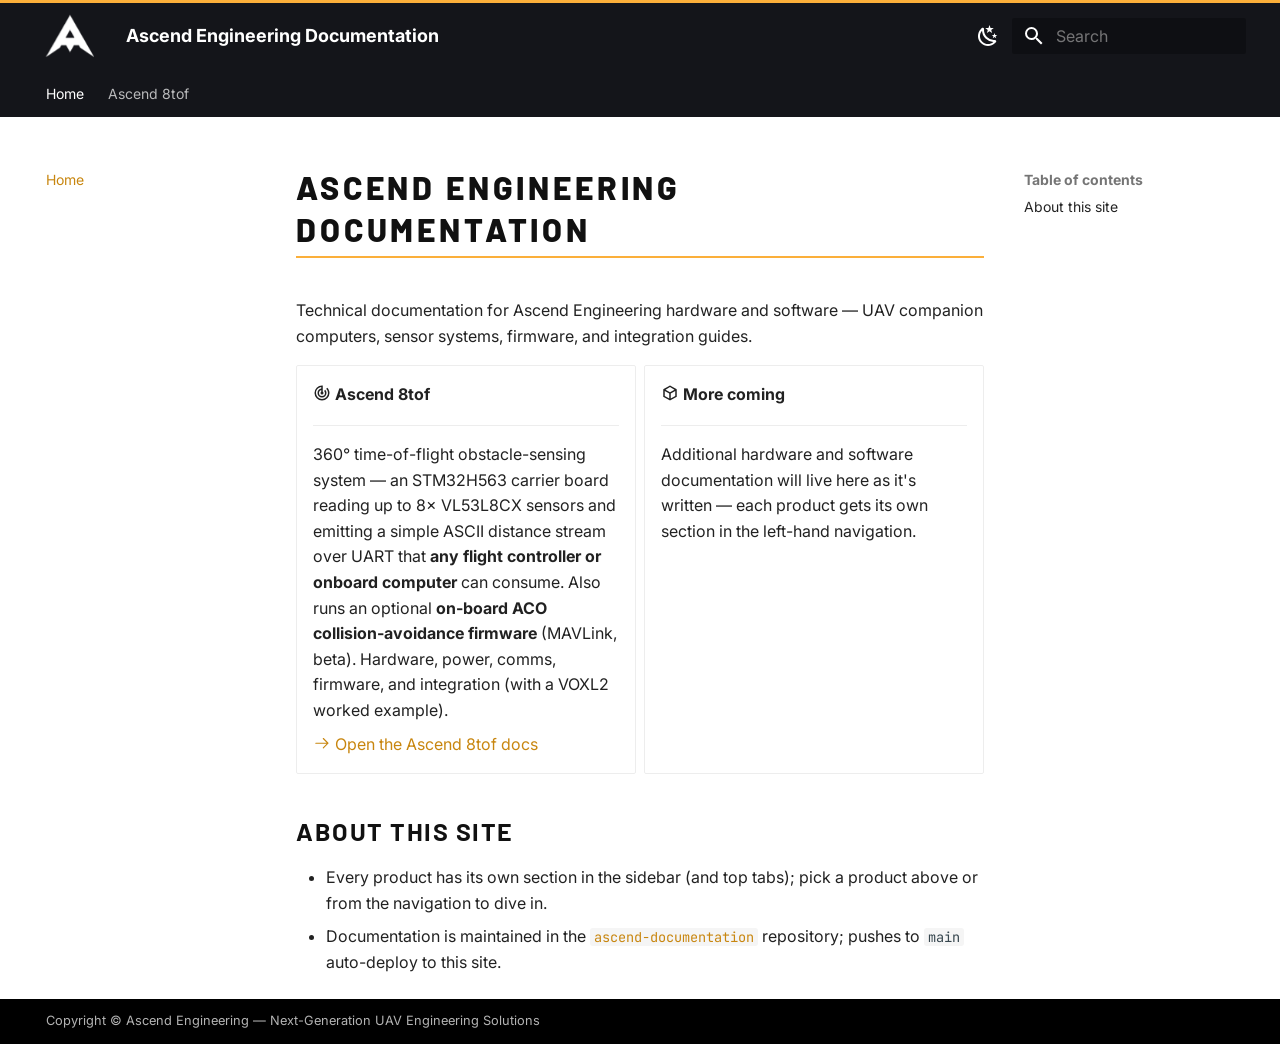
<file: index.html>
<!doctype html>
<html lang="en" class="no-js">
  <head>
    
      <meta charset="utf-8">
      <meta name="viewport" content="width=device-width,initial-scale=1">
      
        <meta name="description" content="Documentation for Ascend Engineering hardware and software — UAV companion computers, sensor systems, firmware, and integration guides">
      
      
        <meta name="author" content="Ascend Engineering">
      
      
        <link rel="canonical" href="https://docs.ascendengineer.com/">
      
      
      
        <link rel="next" href="ascend-8tof/">
      
      
        
      
      
      <link rel="icon" href="assets/logo-mark.png">
      <meta name="generator" content="mkdocs-1.6.1, mkdocs-material-9.7.6">
    
    
      
        <title>Ascend Engineering Documentation</title>
      
    
    
      <link rel="stylesheet" href="assets/stylesheets/main.484c7ddc.min.css">
      
        
        <link rel="stylesheet" href="assets/stylesheets/palette.ab4e12ef.min.css">
      
      


    
    
      
    
    
      
        
        
        <link rel="preconnect" href="https://fonts.gstatic.com" crossorigin>
        <link rel="stylesheet" href="https://fonts.googleapis.com/css?family=Inter:300,300i,400,400i,700,700i%7CJetBrains+Mono:400,400i,700,700i&display=fallback">
        <style>:root{--md-text-font:"Inter";--md-code-font:"JetBrains Mono"}</style>
      
    
    
      <link rel="stylesheet" href="assets/extra.css">
    
    <script>__md_scope=new URL(".",location),__md_hash=e=>[...e].reduce(((e,_)=>(e<<5)-e+_.charCodeAt(0)),0),__md_get=(e,_=localStorage,t=__md_scope)=>JSON.parse(_.getItem(t.pathname+"."+e)),__md_set=(e,_,t=localStorage,a=__md_scope)=>{try{t.setItem(a.pathname+"."+e,JSON.stringify(_))}catch(e){}}</script>
    
      

    
    
  </head>
  
  
    
    
      
    
    
    
    
    <body dir="ltr" data-md-color-scheme="default" data-md-color-primary="black" data-md-color-accent="amber">
  
    
    <input class="md-toggle" data-md-toggle="drawer" type="checkbox" id="__drawer" autocomplete="off">
    <input class="md-toggle" data-md-toggle="search" type="checkbox" id="__search" autocomplete="off">
    <label class="md-overlay" for="__drawer"></label>
    <div data-md-component="skip">
      
        
        <a href="#ascend-engineering-documentation" class="md-skip">
          Skip to content
        </a>
      
    </div>
    <div data-md-component="announce">
      
    </div>
    
    
      

<header class="md-header" data-md-component="header">
  <nav class="md-header__inner md-grid" aria-label="Header">
    <a href="." title="Ascend Engineering Documentation" class="md-header__button md-logo" aria-label="Ascend Engineering Documentation" data-md-component="logo">
      
  <img src="assets/logo-inverse.png" alt="logo">

    </a>
    <label class="md-header__button md-icon" for="__drawer">
      
      <svg xmlns="http://www.w3.org/2000/svg" viewBox="0 0 24 24"><path d="M3 6h18v2H3zm0 5h18v2H3zm0 5h18v2H3z"/></svg>
    </label>
    <div class="md-header__title" data-md-component="header-title">
      <div class="md-header__ellipsis">
        <div class="md-header__topic">
          <span class="md-ellipsis">
            Ascend Engineering Documentation
          </span>
        </div>
        <div class="md-header__topic" data-md-component="header-topic">
          <span class="md-ellipsis">
            
              Home
            
          </span>
        </div>
      </div>
    </div>
    
      
        <form class="md-header__option" data-md-component="palette">
  
    
    
    
    <input class="md-option" data-md-color-media="" data-md-color-scheme="default" data-md-color-primary="black" data-md-color-accent="amber"  aria-label="Switch to dark mode"  type="radio" name="__palette" id="__palette_0">
    
      <label class="md-header__button md-icon" title="Switch to dark mode" for="__palette_1" hidden>
        <svg xmlns="http://www.w3.org/2000/svg" viewBox="0 0 24 24"><path d="m17.75 4.09-2.53 1.94.91 3.06-2.63-1.81-2.63 1.81.91-3.06-2.53-1.94L12.44 4l1.06-3 1.06 3zm3.5 6.91-1.64 1.25.59 1.98-1.7-1.17-1.7 1.17.59-1.98L15.75 11l2.06-.05L18.5 9l.69 1.95zm-2.28 4.95c.83-.08 1.72 1.1 1.19 1.85-.32.45-.66.87-1.08 1.27C15.17 23 8.84 23 4.94 19.07c-3.91-3.9-3.91-10.24 0-14.14.4-.4.82-.76 1.27-1.08.75-.53 1.93.36 1.85 1.19-.27 2.86.69 5.83 2.89 8.02a9.96 9.96 0 0 0 8.02 2.89m-1.64 2.02a12.08 12.08 0 0 1-7.8-3.47c-2.17-2.19-3.33-5-3.49-7.82-2.81 3.14-2.7 7.96.31 10.98 3.02 3.01 7.84 3.12 10.98.31"/></svg>
      </label>
    
  
    
    
    
    <input class="md-option" data-md-color-media="" data-md-color-scheme="slate" data-md-color-primary="black" data-md-color-accent="amber"  aria-label="Switch to light mode"  type="radio" name="__palette" id="__palette_1">
    
      <label class="md-header__button md-icon" title="Switch to light mode" for="__palette_0" hidden>
        <svg xmlns="http://www.w3.org/2000/svg" viewBox="0 0 24 24"><path d="M12 7a5 5 0 0 1 5 5 5 5 0 0 1-5 5 5 5 0 0 1-5-5 5 5 0 0 1 5-5m0 2a3 3 0 0 0-3 3 3 3 0 0 0 3 3 3 3 0 0 0 3-3 3 3 0 0 0-3-3m0-7 2.39 3.42C13.65 5.15 12.84 5 12 5s-1.65.15-2.39.42zM3.34 7l4.16-.35A7.2 7.2 0 0 0 5.94 8.5c-.44.74-.69 1.5-.83 2.29zm.02 10 1.76-3.77a7.131 7.131 0 0 0 2.38 4.14zM20.65 7l-1.77 3.79a7.02 7.02 0 0 0-2.38-4.15zm-.01 10-4.14.36c.59-.51 1.12-1.14 1.54-1.86.42-.73.69-1.5.83-2.29zM12 22l-2.41-3.44c.74.27 1.55.44 2.41.44.82 0 1.63-.17 2.37-.44z"/></svg>
      </label>
    
  
</form>
      
    
    
      <script>var palette=__md_get("__palette");if(palette&&palette.color){if("(prefers-color-scheme)"===palette.color.media){var media=matchMedia("(prefers-color-scheme: light)"),input=document.querySelector(media.matches?"[data-md-color-media='(prefers-color-scheme: light)']":"[data-md-color-media='(prefers-color-scheme: dark)']");palette.color.media=input.getAttribute("data-md-color-media"),palette.color.scheme=input.getAttribute("data-md-color-scheme"),palette.color.primary=input.getAttribute("data-md-color-primary"),palette.color.accent=input.getAttribute("data-md-color-accent")}for(var[key,value]of Object.entries(palette.color))document.body.setAttribute("data-md-color-"+key,value)}</script>
    
    
    
      
      
        <label class="md-header__button md-icon" for="__search">
          
          <svg xmlns="http://www.w3.org/2000/svg" viewBox="0 0 24 24"><path d="M9.5 3A6.5 6.5 0 0 1 16 9.5c0 1.61-.59 3.09-1.56 4.23l.27.27h.79l5 5-1.5 1.5-5-5v-.79l-.27-.27A6.52 6.52 0 0 1 9.5 16 6.5 6.5 0 0 1 3 9.5 6.5 6.5 0 0 1 9.5 3m0 2C7 5 5 7 5 9.5S7 14 9.5 14 14 12 14 9.5 12 5 9.5 5"/></svg>
        </label>
        <div class="md-search" data-md-component="search" role="dialog">
  <label class="md-search__overlay" for="__search"></label>
  <div class="md-search__inner" role="search">
    <form class="md-search__form" name="search">
      <input type="text" class="md-search__input" name="query" aria-label="Search" placeholder="Search" autocapitalize="off" autocorrect="off" autocomplete="off" spellcheck="false" data-md-component="search-query" required>
      <label class="md-search__icon md-icon" for="__search">
        
        <svg xmlns="http://www.w3.org/2000/svg" viewBox="0 0 24 24"><path d="M9.5 3A6.5 6.5 0 0 1 16 9.5c0 1.61-.59 3.09-1.56 4.23l.27.27h.79l5 5-1.5 1.5-5-5v-.79l-.27-.27A6.52 6.52 0 0 1 9.5 16 6.5 6.5 0 0 1 3 9.5 6.5 6.5 0 0 1 9.5 3m0 2C7 5 5 7 5 9.5S7 14 9.5 14 14 12 14 9.5 12 5 9.5 5"/></svg>
        
        <svg xmlns="http://www.w3.org/2000/svg" viewBox="0 0 24 24"><path d="M20 11v2H8l5.5 5.5-1.42 1.42L4.16 12l7.92-7.92L13.5 5.5 8 11z"/></svg>
      </label>
      <nav class="md-search__options" aria-label="Search">
        
        <button type="reset" class="md-search__icon md-icon" title="Clear" aria-label="Clear" tabindex="-1">
          
          <svg xmlns="http://www.w3.org/2000/svg" viewBox="0 0 24 24"><path d="M19 6.41 17.59 5 12 10.59 6.41 5 5 6.41 10.59 12 5 17.59 6.41 19 12 13.41 17.59 19 19 17.59 13.41 12z"/></svg>
        </button>
      </nav>
      
        <div class="md-search__suggest" data-md-component="search-suggest"></div>
      
    </form>
    <div class="md-search__output">
      <div class="md-search__scrollwrap" tabindex="0" data-md-scrollfix>
        <div class="md-search-result" data-md-component="search-result">
          <div class="md-search-result__meta">
            Initializing search
          </div>
          <ol class="md-search-result__list" role="presentation"></ol>
        </div>
      </div>
    </div>
  </div>
</div>
      
    
    
  </nav>
  
</header>
    
    <div class="md-container" data-md-component="container">
      
      
        
          
            
<nav class="md-tabs" aria-label="Tabs" data-md-component="tabs">
  <div class="md-grid">
    <ul class="md-tabs__list">
      
        
  
  
  
    
  
  
    <li class="md-tabs__item md-tabs__item--active">
      <a href="." class="md-tabs__link">
        
  
  
    
  
  Home

      </a>
    </li>
  

      
        
  
  
  
  
    
    
      <li class="md-tabs__item">
        <a href="ascend-8tof/" class="md-tabs__link">
          
  
  
    
  
  Ascend 8tof

        </a>
      </li>
    
  

      
    </ul>
  </div>
</nav>
          
        
      
      <main class="md-main" data-md-component="main">
        <div class="md-main__inner md-grid">
          
            
              
              <div class="md-sidebar md-sidebar--primary" data-md-component="sidebar" data-md-type="navigation" >
                <div class="md-sidebar__scrollwrap">
                  <div class="md-sidebar__inner">
                    


  


<nav class="md-nav md-nav--primary md-nav--lifted" aria-label="Navigation" data-md-level="0">
  <label class="md-nav__title" for="__drawer">
    <a href="." title="Ascend Engineering Documentation" class="md-nav__button md-logo" aria-label="Ascend Engineering Documentation" data-md-component="logo">
      
  <img src="assets/logo-inverse.png" alt="logo">

    </a>
    Ascend Engineering Documentation
  </label>
  
  <ul class="md-nav__list" data-md-scrollfix>
    
      
      
  
  
    
  
  
  
    <li class="md-nav__item md-nav__item--active">
      
      <input class="md-nav__toggle md-toggle" type="checkbox" id="__toc">
      
      
        
      
      
        <label class="md-nav__link md-nav__link--active" for="__toc">
          
  
  
  <span class="md-ellipsis">
    
  
    Home
  

    
  </span>
  
  

          <span class="md-nav__icon md-icon"></span>
        </label>
      
      <a href="." class="md-nav__link md-nav__link--active">
        
  
  
  <span class="md-ellipsis">
    
  
    Home
  

    
  </span>
  
  

      </a>
      
        

<nav class="md-nav md-nav--secondary" aria-label="Table of contents">
  
  
  
    
  
  
    <label class="md-nav__title" for="__toc">
      <span class="md-nav__icon md-icon"></span>
      Table of contents
    </label>
    <ul class="md-nav__list" data-md-component="toc" data-md-scrollfix>
      
        <li class="md-nav__item">
  <a href="#about-this-site" class="md-nav__link">
    <span class="md-ellipsis">
      
        About this site
      
    </span>
  </a>
  
</li>
      
    </ul>
  
</nav>
      
    </li>
  

    
      
      
  
  
  
  
    
    
      
        
          
        
      
        
      
        
      
        
      
        
      
        
      
        
      
    
    
    
      
      
        
      
    
    
    <li class="md-nav__item md-nav__item--nested">
      
        
        
        <input class="md-nav__toggle md-toggle " type="checkbox" id="__nav_2" >
        
          
          <div class="md-nav__link md-nav__container">
            <a href="ascend-8tof/" class="md-nav__link ">
              
  
  
  <span class="md-ellipsis">
    
  
    Ascend 8tof
  

    
  </span>
  
  

            </a>
            
              
              <label class="md-nav__link " for="__nav_2" id="__nav_2_label" tabindex="0">
                <span class="md-nav__icon md-icon"></span>
              </label>
            
          </div>
        
        <nav class="md-nav" data-md-level="1" aria-labelledby="__nav_2_label" aria-expanded="false">
          <label class="md-nav__title" for="__nav_2">
            <span class="md-nav__icon md-icon"></span>
            
  
    Ascend 8tof
  

          </label>
          <ul class="md-nav__list" data-md-scrollfix>
            
              
            
              
                
  
  
  
  
    <li class="md-nav__item">
      <a href="ascend-8tof/01-hardware/" class="md-nav__link">
        
  
  
  <span class="md-ellipsis">
    
  
    Hardware Overview
  

    
  </span>
  
  

      </a>
    </li>
  

              
            
              
                
  
  
  
  
    <li class="md-nav__item">
      <a href="ascend-8tof/02-power/" class="md-nav__link">
        
  
  
  <span class="md-ellipsis">
    
  
    Power & Voltage Ranges
  

    
  </span>
  
  

      </a>
    </li>
  

              
            
              
                
  
  
  
  
    <li class="md-nav__item">
      <a href="ascend-8tof/03-comms-protocol/" class="md-nav__link">
        
  
  
  <span class="md-ellipsis">
    
  
    Communications & Protocols
  

    
  </span>
  
  

      </a>
    </li>
  

              
            
              
                
  
  
  
  
    <li class="md-nav__item">
      <a href="ascend-8tof/04-firmware/" class="md-nav__link">
        
  
  
  <span class="md-ellipsis">
    
  
    STM32 Firmware
  

    
  </span>
  
  

      </a>
    </li>
  

              
            
              
                
  
  
  
  
    <li class="md-nav__item">
      <a href="ascend-8tof/05-integration/" class="md-nav__link">
        
  
  
  <span class="md-ellipsis">
    
  
    Integration (any host)
  

    
  </span>
  
  

      </a>
    </li>
  

              
            
              
                
  
  
  
  
    <li class="md-nav__item">
      <a href="ascend-8tof/06-bringup-setup/" class="md-nav__link">
        
  
  
  <span class="md-ellipsis">
    
  
    Bring-up & Setup
  

    
  </span>
  
  

      </a>
    </li>
  

              
            
          </ul>
        </nav>
      
    </li>
  

    
  </ul>
</nav>
                  </div>
                </div>
              </div>
            
            
              
              <div class="md-sidebar md-sidebar--secondary" data-md-component="sidebar" data-md-type="toc" >
                <div class="md-sidebar__scrollwrap">
                  <div class="md-sidebar__inner">
                    

<nav class="md-nav md-nav--secondary" aria-label="Table of contents">
  
  
  
    
  
  
    <label class="md-nav__title" for="__toc">
      <span class="md-nav__icon md-icon"></span>
      Table of contents
    </label>
    <ul class="md-nav__list" data-md-component="toc" data-md-scrollfix>
      
        <li class="md-nav__item">
  <a href="#about-this-site" class="md-nav__link">
    <span class="md-ellipsis">
      
        About this site
      
    </span>
  </a>
  
</li>
      
    </ul>
  
</nav>
                  </div>
                </div>
              </div>
            
          
          
            <div class="md-content" data-md-component="content">
              
              <article class="md-content__inner md-typeset">
                
                  



<h1 id="ascend-engineering-documentation">Ascend Engineering Documentation<a class="headerlink" href="#ascend-engineering-documentation" title="Permanent link">&para;</a></h1>
<p>Technical documentation for Ascend Engineering hardware and software —
UAV companion computers, sensor systems, firmware, and integration guides.</p>
<div class="grid cards">
<ul>
<li>
<p><span class="twemoji"><svg xmlns="http://www.w3.org/2000/svg" viewBox="0 0 24 24"><path d="m19.07 4.93-1.41 1.41A8.01 8.01 0 0 1 20 12a8 8 0 0 1-8 8 8 8 0 0 1-8-8c0-4.08 3.05-7.44 7-7.93v2.02C8.16 6.57 6 9.03 6 12a6 6 0 0 0 6 6 6 6 0 0 0 6-6c0-1.66-.67-3.16-1.76-4.24l-1.41 1.41C15.55 9.9 16 10.9 16 12a4 4 0 0 1-4 4 4 4 0 0 1-4-4c0-1.86 1.28-3.41 3-3.86v2.14c-.6.35-1 .98-1 1.72a2 2 0 0 0 2 2 2 2 0 0 0 2-2c0-.74-.4-1.38-1-1.72V2h-1A10 10 0 0 0 2 12a10 10 0 0 0 10 10 10 10 0 0 0 10-10c0-2.76-1.12-5.26-2.93-7.07"/></svg></span> <strong>Ascend 8tof</strong></p>
<hr />
<p>360° time-of-flight obstacle-sensing system — an STM32H563 carrier board
reading up to 8× VL53L8CX sensors and emitting a simple ASCII distance
stream over UART that <strong>any flight controller or onboard computer</strong> can
consume. Also runs an optional <strong>on-board ACO collision-avoidance firmware</strong>
(MAVLink, beta). Hardware, power, comms, firmware, and integration (with a
VOXL2 worked example).</p>
<p><a href="ascend-8tof/"><span class="twemoji"><svg xmlns="http://www.w3.org/2000/svg" viewBox="0 0 24 24"><path d="M13.22 19.03a.75.75 0 0 1 0-1.06L18.19 13H3.75a.75.75 0 0 1 0-1.5h14.44l-4.97-4.97a.749.749 0 0 1 .326-1.275.75.75 0 0 1 .734.215l6.25 6.25a.75.75 0 0 1 0 1.06l-6.25 6.25a.75.75 0 0 1-1.06 0"/></svg></span> Open the Ascend 8tof docs</a></p>
</li>
<li>
<p><span class="twemoji"><svg xmlns="http://www.w3.org/2000/svg" viewBox="0 0 24 24"><path d="M21 16.5c0 .38-.21.71-.53.88l-7.9 4.44c-.16.12-.36.18-.57.18s-.41-.06-.57-.18l-7.9-4.44A.99.99 0 0 1 3 16.5v-9c0-.38.21-.71.53-.88l7.9-4.44c.16-.12.36-.18.57-.18s.41.06.57.18l7.9 4.44c.32.17.53.5.53.88zM12 4.15 6.04 7.5 12 10.85l5.96-3.35zM5 15.91l6 3.38v-6.71L5 9.21zm14 0v-6.7l-6 3.37v6.71z"/></svg></span> <strong>More coming</strong></p>
<hr />
<p>Additional hardware and software documentation will live here as it's
written — each product gets its own section in the left-hand navigation.</p>
</li>
</ul>
</div>
<h2 id="about-this-site">About this site<a class="headerlink" href="#about-this-site" title="Permanent link">&para;</a></h2>
<ul>
<li>Every product has its own section in the sidebar (and top tabs); pick a
  product above or from the navigation to dive in.</li>
<li>Documentation is maintained in the
  <a href="https://github.com/AscendEngineering/ascend-documentation"><code>ascend-documentation</code></a>
  repository; pushes to <code>main</code> auto-deploy to this site.</li>
</ul>












                
              </article>
            </div>
          
          
  <script>var tabs=__md_get("__tabs");if(Array.isArray(tabs))e:for(var set of document.querySelectorAll(".tabbed-set")){var labels=set.querySelector(".tabbed-labels");for(var tab of tabs)for(var label of labels.getElementsByTagName("label"))if(label.innerText.trim()===tab){var input=document.getElementById(label.htmlFor);input.checked=!0;continue e}}</script>

<script>var target=document.getElementById(location.hash.slice(1));target&&target.name&&(target.checked=target.name.startsWith("__tabbed_"))</script>
        </div>
        
          <button type="button" class="md-top md-icon" data-md-component="top" hidden>
  
  <svg xmlns="http://www.w3.org/2000/svg" viewBox="0 0 24 24"><path d="M13 20h-2V8l-5.5 5.5-1.42-1.42L12 4.16l7.92 7.92-1.42 1.42L13 8z"/></svg>
  Back to top
</button>
        
      </main>
      
        <footer class="md-footer">
  
  <div class="md-footer-meta md-typeset">
    <div class="md-footer-meta__inner md-grid">
      <div class="md-copyright">
  
    <div class="md-copyright__highlight">
      Copyright &copy; Ascend Engineering — Next-Generation UAV Engineering Solutions
    </div>
  
  
</div>
      
    </div>
  </div>
</footer>
      
    </div>
    <div class="md-dialog" data-md-component="dialog">
      <div class="md-dialog__inner md-typeset"></div>
    </div>
    
    
    
      
      
      <script id="__config" type="application/json">{"annotate": null, "base": ".", "features": ["navigation.instant", "navigation.tracking", "navigation.top", "navigation.tabs", "navigation.sections", "navigation.indexes", "toc.follow", "search.suggest", "search.highlight", "content.code.copy", "content.tabs.link"], "search": "assets/javascripts/workers/search.2c215733.min.js", "tags": null, "translations": {"clipboard.copied": "Copied to clipboard", "clipboard.copy": "Copy to clipboard", "search.result.more.one": "1 more on this page", "search.result.more.other": "# more on this page", "search.result.none": "No matching documents", "search.result.one": "1 matching document", "search.result.other": "# matching documents", "search.result.placeholder": "Type to start searching", "search.result.term.missing": "Missing", "select.version": "Select version"}, "version": null}</script>
    
    
      <script src="assets/javascripts/bundle.79ae519e.min.js"></script>
      
    
  </body>
</html>
</file>
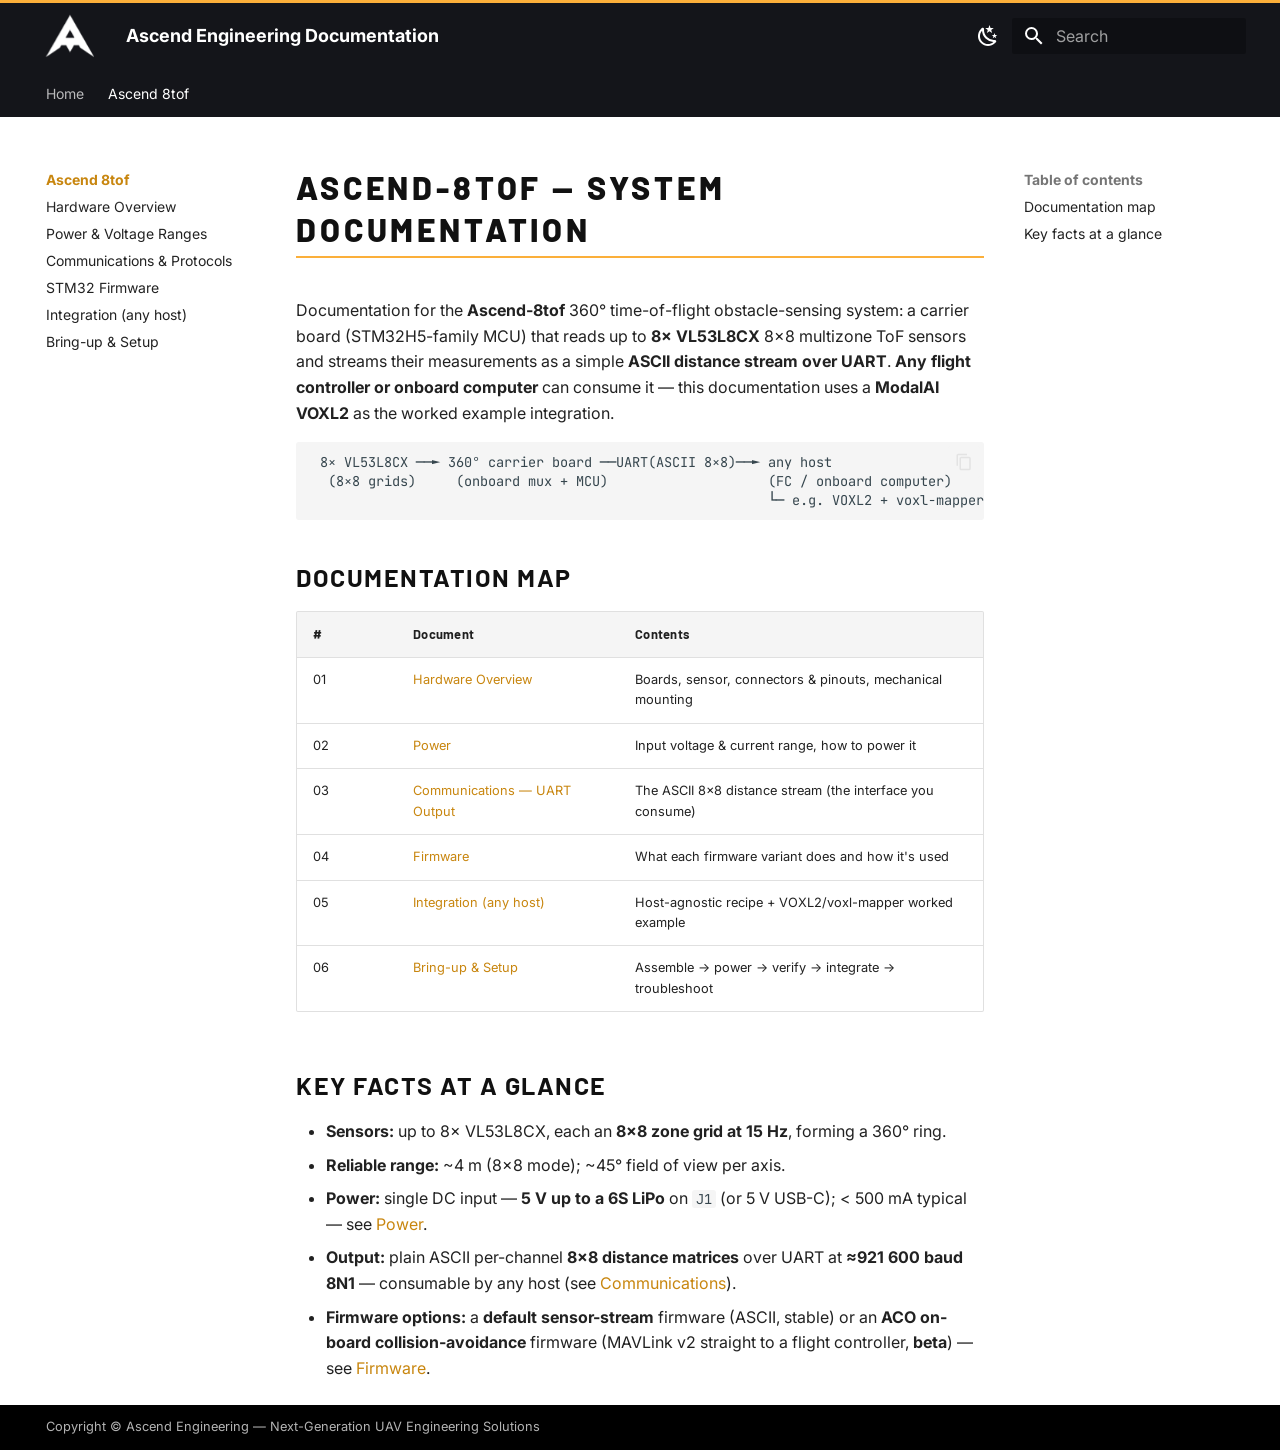
<file: ascend-8tof/index.html>
<!doctype html>
<html lang="en" class="no-js">
  <head>
    
      <meta charset="utf-8">
      <meta name="viewport" content="width=device-width,initial-scale=1">
      
        <meta name="description" content="Documentation for Ascend Engineering hardware and software — UAV companion computers, sensor systems, firmware, and integration guides">
      
      
        <meta name="author" content="Ascend Engineering">
      
      
        <link rel="canonical" href="https://docs.ascendengineer.com/ascend-8tof/">
      
      
        <link rel="prev" href="..">
      
      
        <link rel="next" href="01-hardware/">
      
      
        
      
      
      <link rel="icon" href="../assets/logo-mark.png">
      <meta name="generator" content="mkdocs-1.6.1, mkdocs-material-9.7.6">
    
    
      
        <title>Ascend-8tof — System Documentation - Ascend Engineering Documentation</title>
      
    
    
      <link rel="stylesheet" href="../assets/stylesheets/main.484c7ddc.min.css">
      
        
        <link rel="stylesheet" href="../assets/stylesheets/palette.ab4e12ef.min.css">
      
      


    
    
      
    
    
      
        
        
        <link rel="preconnect" href="https://fonts.gstatic.com" crossorigin>
        <link rel="stylesheet" href="https://fonts.googleapis.com/css?family=Inter:300,300i,400,400i,700,700i%7CJetBrains+Mono:400,400i,700,700i&display=fallback">
        <style>:root{--md-text-font:"Inter";--md-code-font:"JetBrains Mono"}</style>
      
    
    
      <link rel="stylesheet" href="../assets/extra.css">
    
    <script>__md_scope=new URL("..",location),__md_hash=e=>[...e].reduce(((e,_)=>(e<<5)-e+_.charCodeAt(0)),0),__md_get=(e,_=localStorage,t=__md_scope)=>JSON.parse(_.getItem(t.pathname+"."+e)),__md_set=(e,_,t=localStorage,a=__md_scope)=>{try{t.setItem(a.pathname+"."+e,JSON.stringify(_))}catch(e){}}</script>
    
      

    
    
  </head>
  
  
    
    
      
    
    
    
    
    <body dir="ltr" data-md-color-scheme="default" data-md-color-primary="black" data-md-color-accent="amber">
  
    
    <input class="md-toggle" data-md-toggle="drawer" type="checkbox" id="__drawer" autocomplete="off">
    <input class="md-toggle" data-md-toggle="search" type="checkbox" id="__search" autocomplete="off">
    <label class="md-overlay" for="__drawer"></label>
    <div data-md-component="skip">
      
        
        <a href="#ascend-8tof-system-documentation" class="md-skip">
          Skip to content
        </a>
      
    </div>
    <div data-md-component="announce">
      
    </div>
    
    
      

<header class="md-header" data-md-component="header">
  <nav class="md-header__inner md-grid" aria-label="Header">
    <a href=".." title="Ascend Engineering Documentation" class="md-header__button md-logo" aria-label="Ascend Engineering Documentation" data-md-component="logo">
      
  <img src="../assets/logo-inverse.png" alt="logo">

    </a>
    <label class="md-header__button md-icon" for="__drawer">
      
      <svg xmlns="http://www.w3.org/2000/svg" viewBox="0 0 24 24"><path d="M3 6h18v2H3zm0 5h18v2H3zm0 5h18v2H3z"/></svg>
    </label>
    <div class="md-header__title" data-md-component="header-title">
      <div class="md-header__ellipsis">
        <div class="md-header__topic">
          <span class="md-ellipsis">
            Ascend Engineering Documentation
          </span>
        </div>
        <div class="md-header__topic" data-md-component="header-topic">
          <span class="md-ellipsis">
            
              Ascend-8tof — System Documentation
            
          </span>
        </div>
      </div>
    </div>
    
      
        <form class="md-header__option" data-md-component="palette">
  
    
    
    
    <input class="md-option" data-md-color-media="" data-md-color-scheme="default" data-md-color-primary="black" data-md-color-accent="amber"  aria-label="Switch to dark mode"  type="radio" name="__palette" id="__palette_0">
    
      <label class="md-header__button md-icon" title="Switch to dark mode" for="__palette_1" hidden>
        <svg xmlns="http://www.w3.org/2000/svg" viewBox="0 0 24 24"><path d="m17.75 4.09-2.53 1.94.91 3.06-2.63-1.81-2.63 1.81.91-3.06-2.53-1.94L12.44 4l1.06-3 1.06 3zm3.5 6.91-1.64 1.25.59 1.98-1.7-1.17-1.7 1.17.59-1.98L15.75 11l2.06-.05L18.5 9l.69 1.95zm-2.28 4.95c.83-.08 1.72 1.1 1.19 1.85-.32.45-.66.87-1.08 1.27C15.17 23 8.84 23 4.94 19.07c-3.91-3.9-3.91-10.24 0-14.14.4-.4.82-.76 1.27-1.08.75-.53 1.93.36 1.85 1.19-.27 2.86.69 5.83 2.89 8.02a9.96 9.96 0 0 0 8.02 2.89m-1.64 2.02a12.08 12.08 0 0 1-7.8-3.47c-2.17-2.19-3.33-5-3.49-7.82-2.81 3.14-2.7 7.96.31 10.98 3.02 3.01 7.84 3.12 10.98.31"/></svg>
      </label>
    
  
    
    
    
    <input class="md-option" data-md-color-media="" data-md-color-scheme="slate" data-md-color-primary="black" data-md-color-accent="amber"  aria-label="Switch to light mode"  type="radio" name="__palette" id="__palette_1">
    
      <label class="md-header__button md-icon" title="Switch to light mode" for="__palette_0" hidden>
        <svg xmlns="http://www.w3.org/2000/svg" viewBox="0 0 24 24"><path d="M12 7a5 5 0 0 1 5 5 5 5 0 0 1-5 5 5 5 0 0 1-5-5 5 5 0 0 1 5-5m0 2a3 3 0 0 0-3 3 3 3 0 0 0 3 3 3 3 0 0 0 3-3 3 3 0 0 0-3-3m0-7 2.39 3.42C13.65 5.15 12.84 5 12 5s-1.65.15-2.39.42zM3.34 7l4.16-.35A7.2 7.2 0 0 0 5.94 8.5c-.44.74-.69 1.5-.83 2.29zm.02 10 1.76-3.77a7.131 7.131 0 0 0 2.38 4.14zM20.65 7l-1.77 3.79a7.02 7.02 0 0 0-2.38-4.15zm-.01 10-4.14.36c.59-.51 1.12-1.14 1.54-1.86.42-.73.69-1.5.83-2.29zM12 22l-2.41-3.44c.74.27 1.55.44 2.41.44.82 0 1.63-.17 2.37-.44z"/></svg>
      </label>
    
  
</form>
      
    
    
      <script>var palette=__md_get("__palette");if(palette&&palette.color){if("(prefers-color-scheme)"===palette.color.media){var media=matchMedia("(prefers-color-scheme: light)"),input=document.querySelector(media.matches?"[data-md-color-media='(prefers-color-scheme: light)']":"[data-md-color-media='(prefers-color-scheme: dark)']");palette.color.media=input.getAttribute("data-md-color-media"),palette.color.scheme=input.getAttribute("data-md-color-scheme"),palette.color.primary=input.getAttribute("data-md-color-primary"),palette.color.accent=input.getAttribute("data-md-color-accent")}for(var[key,value]of Object.entries(palette.color))document.body.setAttribute("data-md-color-"+key,value)}</script>
    
    
    
      
      
        <label class="md-header__button md-icon" for="__search">
          
          <svg xmlns="http://www.w3.org/2000/svg" viewBox="0 0 24 24"><path d="M9.5 3A6.5 6.5 0 0 1 16 9.5c0 1.61-.59 3.09-1.56 4.23l.27.27h.79l5 5-1.5 1.5-5-5v-.79l-.27-.27A6.52 6.52 0 0 1 9.5 16 6.5 6.5 0 0 1 3 9.5 6.5 6.5 0 0 1 9.5 3m0 2C7 5 5 7 5 9.5S7 14 9.5 14 14 12 14 9.5 12 5 9.5 5"/></svg>
        </label>
        <div class="md-search" data-md-component="search" role="dialog">
  <label class="md-search__overlay" for="__search"></label>
  <div class="md-search__inner" role="search">
    <form class="md-search__form" name="search">
      <input type="text" class="md-search__input" name="query" aria-label="Search" placeholder="Search" autocapitalize="off" autocorrect="off" autocomplete="off" spellcheck="false" data-md-component="search-query" required>
      <label class="md-search__icon md-icon" for="__search">
        
        <svg xmlns="http://www.w3.org/2000/svg" viewBox="0 0 24 24"><path d="M9.5 3A6.5 6.5 0 0 1 16 9.5c0 1.61-.59 3.09-1.56 4.23l.27.27h.79l5 5-1.5 1.5-5-5v-.79l-.27-.27A6.52 6.52 0 0 1 9.5 16 6.5 6.5 0 0 1 3 9.5 6.5 6.5 0 0 1 9.5 3m0 2C7 5 5 7 5 9.5S7 14 9.5 14 14 12 14 9.5 12 5 9.5 5"/></svg>
        
        <svg xmlns="http://www.w3.org/2000/svg" viewBox="0 0 24 24"><path d="M20 11v2H8l5.5 5.5-1.42 1.42L4.16 12l7.92-7.92L13.5 5.5 8 11z"/></svg>
      </label>
      <nav class="md-search__options" aria-label="Search">
        
        <button type="reset" class="md-search__icon md-icon" title="Clear" aria-label="Clear" tabindex="-1">
          
          <svg xmlns="http://www.w3.org/2000/svg" viewBox="0 0 24 24"><path d="M19 6.41 17.59 5 12 10.59 6.41 5 5 6.41 10.59 12 5 17.59 6.41 19 12 13.41 17.59 19 19 17.59 13.41 12z"/></svg>
        </button>
      </nav>
      
        <div class="md-search__suggest" data-md-component="search-suggest"></div>
      
    </form>
    <div class="md-search__output">
      <div class="md-search__scrollwrap" tabindex="0" data-md-scrollfix>
        <div class="md-search-result" data-md-component="search-result">
          <div class="md-search-result__meta">
            Initializing search
          </div>
          <ol class="md-search-result__list" role="presentation"></ol>
        </div>
      </div>
    </div>
  </div>
</div>
      
    
    
  </nav>
  
</header>
    
    <div class="md-container" data-md-component="container">
      
      
        
          
            
<nav class="md-tabs" aria-label="Tabs" data-md-component="tabs">
  <div class="md-grid">
    <ul class="md-tabs__list">
      
        
  
  
  
  
    <li class="md-tabs__item">
      <a href=".." class="md-tabs__link">
        
  
  
    
  
  Home

      </a>
    </li>
  

      
        
  
  
  
    
  
  
    
    
      <li class="md-tabs__item md-tabs__item--active">
        <a href="./" class="md-tabs__link">
          
  
  
    
  
  Ascend 8tof

        </a>
      </li>
    
  

      
    </ul>
  </div>
</nav>
          
        
      
      <main class="md-main" data-md-component="main">
        <div class="md-main__inner md-grid">
          
            
              
              <div class="md-sidebar md-sidebar--primary" data-md-component="sidebar" data-md-type="navigation" >
                <div class="md-sidebar__scrollwrap">
                  <div class="md-sidebar__inner">
                    


  


<nav class="md-nav md-nav--primary md-nav--lifted" aria-label="Navigation" data-md-level="0">
  <label class="md-nav__title" for="__drawer">
    <a href=".." title="Ascend Engineering Documentation" class="md-nav__button md-logo" aria-label="Ascend Engineering Documentation" data-md-component="logo">
      
  <img src="../assets/logo-inverse.png" alt="logo">

    </a>
    Ascend Engineering Documentation
  </label>
  
  <ul class="md-nav__list" data-md-scrollfix>
    
      
      
  
  
  
  
    <li class="md-nav__item">
      <a href=".." class="md-nav__link">
        
  
  
  <span class="md-ellipsis">
    
  
    Home
  

    
  </span>
  
  

      </a>
    </li>
  

    
      
      
  
  
    
  
  
  
    
    
      
        
          
        
      
        
      
        
      
        
      
        
      
        
      
        
      
    
    
    
      
        
        
      
      
        
      
    
    
    <li class="md-nav__item md-nav__item--active md-nav__item--section md-nav__item--nested">
      
        
        
        <input class="md-nav__toggle md-toggle " type="checkbox" id="__nav_2" checked>
        
          
          <div class="md-nav__link md-nav__container">
            <a href="./" class="md-nav__link md-nav__link--active">
              
  
  
  <span class="md-ellipsis">
    
  
    Ascend 8tof
  

    
  </span>
  
  

            </a>
            
              
              <label class="md-nav__link md-nav__link--active" for="__nav_2" id="__nav_2_label" tabindex="">
                <span class="md-nav__icon md-icon"></span>
              </label>
            
          </div>
        
        <nav class="md-nav" data-md-level="1" aria-labelledby="__nav_2_label" aria-expanded="true">
          <label class="md-nav__title" for="__nav_2">
            <span class="md-nav__icon md-icon"></span>
            
  
    Ascend 8tof
  

          </label>
          <ul class="md-nav__list" data-md-scrollfix>
            
              
            
              
                
  
  
  
  
    <li class="md-nav__item">
      <a href="01-hardware/" class="md-nav__link">
        
  
  
  <span class="md-ellipsis">
    
  
    Hardware Overview
  

    
  </span>
  
  

      </a>
    </li>
  

              
            
              
                
  
  
  
  
    <li class="md-nav__item">
      <a href="02-power/" class="md-nav__link">
        
  
  
  <span class="md-ellipsis">
    
  
    Power & Voltage Ranges
  

    
  </span>
  
  

      </a>
    </li>
  

              
            
              
                
  
  
  
  
    <li class="md-nav__item">
      <a href="03-comms-protocol/" class="md-nav__link">
        
  
  
  <span class="md-ellipsis">
    
  
    Communications & Protocols
  

    
  </span>
  
  

      </a>
    </li>
  

              
            
              
                
  
  
  
  
    <li class="md-nav__item">
      <a href="04-firmware/" class="md-nav__link">
        
  
  
  <span class="md-ellipsis">
    
  
    STM32 Firmware
  

    
  </span>
  
  

      </a>
    </li>
  

              
            
              
                
  
  
  
  
    <li class="md-nav__item">
      <a href="05-integration/" class="md-nav__link">
        
  
  
  <span class="md-ellipsis">
    
  
    Integration (any host)
  

    
  </span>
  
  

      </a>
    </li>
  

              
            
              
                
  
  
  
  
    <li class="md-nav__item">
      <a href="06-bringup-setup/" class="md-nav__link">
        
  
  
  <span class="md-ellipsis">
    
  
    Bring-up & Setup
  

    
  </span>
  
  

      </a>
    </li>
  

              
            
          </ul>
        </nav>
      
    </li>
  

    
  </ul>
</nav>
                  </div>
                </div>
              </div>
            
            
              
              <div class="md-sidebar md-sidebar--secondary" data-md-component="sidebar" data-md-type="toc" >
                <div class="md-sidebar__scrollwrap">
                  <div class="md-sidebar__inner">
                    

<nav class="md-nav md-nav--secondary" aria-label="Table of contents">
  
  
  
    
  
  
    <label class="md-nav__title" for="__toc">
      <span class="md-nav__icon md-icon"></span>
      Table of contents
    </label>
    <ul class="md-nav__list" data-md-component="toc" data-md-scrollfix>
      
        <li class="md-nav__item">
  <a href="#documentation-map" class="md-nav__link">
    <span class="md-ellipsis">
      
        Documentation map
      
    </span>
  </a>
  
</li>
      
        <li class="md-nav__item">
  <a href="#key-facts-at-a-glance" class="md-nav__link">
    <span class="md-ellipsis">
      
        Key facts at a glance
      
    </span>
  </a>
  
</li>
      
    </ul>
  
</nav>
                  </div>
                </div>
              </div>
            
          
          
            <div class="md-content" data-md-component="content">
              
              <article class="md-content__inner md-typeset">
                
                  



<h1 id="ascend-8tof-system-documentation">Ascend-8tof — System Documentation<a class="headerlink" href="#ascend-8tof-system-documentation" title="Permanent link">&para;</a></h1>
<p>Documentation for the <strong>Ascend-8tof</strong> 360° time-of-flight obstacle-sensing system:
a carrier board (STM32H5-family MCU) that reads up to <strong>8× VL53L8CX</strong> 8×8
multizone ToF sensors and streams their measurements as a simple <strong>ASCII distance
stream over UART</strong>. <strong>Any flight controller or onboard computer</strong> can consume it —
this documentation uses a <strong>ModalAI VOXL2</strong> as the worked example integration.</p>
<div class="highlight"><pre><span></span><code><a id="__codelineno-0-1" name="__codelineno-0-1" href="#__codelineno-0-1"></a> 8× VL53L8CX ──► 360° carrier board ──UART(ASCII 8×8)──► any host
<a id="__codelineno-0-2" name="__codelineno-0-2" href="#__codelineno-0-2"></a>  (8×8 grids)     (onboard mux + MCU)                    (FC / onboard computer)
<a id="__codelineno-0-3" name="__codelineno-0-3" href="#__codelineno-0-3"></a>                                                         └─ e.g. VOXL2 + voxl-mapper (example)
</code></pre></div>
<h2 id="documentation-map">Documentation map<a class="headerlink" href="#documentation-map" title="Permanent link">&para;</a></h2>
<table>
<thead>
<tr>
<th>#</th>
<th>Document</th>
<th>Contents</th>
</tr>
</thead>
<tbody>
<tr>
<td>01</td>
<td><a href="01-hardware/">Hardware Overview</a></td>
<td>Boards, sensor, connectors &amp; pinouts, mechanical mounting</td>
</tr>
<tr>
<td>02</td>
<td><a href="02-power/">Power</a></td>
<td>Input voltage &amp; current range, how to power it</td>
</tr>
<tr>
<td>03</td>
<td><a href="03-comms-protocol/">Communications — UART Output</a></td>
<td>The ASCII 8×8 distance stream (the interface you consume)</td>
</tr>
<tr>
<td>04</td>
<td><a href="04-firmware/">Firmware</a></td>
<td>What each firmware variant does and how it's used</td>
</tr>
<tr>
<td>05</td>
<td><a href="05-integration/">Integration (any host)</a></td>
<td>Host-agnostic recipe + VOXL2/voxl-mapper worked example</td>
</tr>
<tr>
<td>06</td>
<td><a href="06-bringup-setup/">Bring-up &amp; Setup</a></td>
<td>Assemble → power → verify → integrate → troubleshoot</td>
</tr>
</tbody>
</table>
<h2 id="key-facts-at-a-glance">Key facts at a glance<a class="headerlink" href="#key-facts-at-a-glance" title="Permanent link">&para;</a></h2>
<ul>
<li><strong>Sensors:</strong> up to 8× VL53L8CX, each an <strong>8×8 zone grid at 15 Hz</strong>, forming a
  360° ring.</li>
<li><strong>Reliable range:</strong> ~4 m (8×8 mode); ~45° field of view per axis.</li>
<li><strong>Power:</strong> single DC input — <strong>5 V up to a 6S LiPo</strong> on <code>J1</code> (or 5 V USB-C);
  &lt; 500 mA typical — see <a href="02-power/">Power</a>.</li>
<li><strong>Output:</strong> plain ASCII per-channel <strong>8×8 distance matrices</strong> over UART at
  <strong>≈921 600 baud 8N1</strong> — consumable by any host (see
  <a href="03-comms-protocol/#baud-rate-important">Communications</a>).</li>
<li><strong>Firmware options:</strong> a <strong>default sensor-stream</strong> firmware (ASCII, stable) or an
  <strong>ACO on-board collision-avoidance</strong> firmware (MAVLink v2 straight to a flight
  controller, <strong>beta</strong>) — see <a href="04-firmware/">Firmware</a>.</li>
</ul>












                
              </article>
            </div>
          
          
  <script>var tabs=__md_get("__tabs");if(Array.isArray(tabs))e:for(var set of document.querySelectorAll(".tabbed-set")){var labels=set.querySelector(".tabbed-labels");for(var tab of tabs)for(var label of labels.getElementsByTagName("label"))if(label.innerText.trim()===tab){var input=document.getElementById(label.htmlFor);input.checked=!0;continue e}}</script>

<script>var target=document.getElementById(location.hash.slice(1));target&&target.name&&(target.checked=target.name.startsWith("__tabbed_"))</script>
        </div>
        
          <button type="button" class="md-top md-icon" data-md-component="top" hidden>
  
  <svg xmlns="http://www.w3.org/2000/svg" viewBox="0 0 24 24"><path d="M13 20h-2V8l-5.5 5.5-1.42-1.42L12 4.16l7.92 7.92-1.42 1.42L13 8z"/></svg>
  Back to top
</button>
        
      </main>
      
        <footer class="md-footer">
  
  <div class="md-footer-meta md-typeset">
    <div class="md-footer-meta__inner md-grid">
      <div class="md-copyright">
  
    <div class="md-copyright__highlight">
      Copyright &copy; Ascend Engineering — Next-Generation UAV Engineering Solutions
    </div>
  
  
</div>
      
    </div>
  </div>
</footer>
      
    </div>
    <div class="md-dialog" data-md-component="dialog">
      <div class="md-dialog__inner md-typeset"></div>
    </div>
    
    
    
      
      
      <script id="__config" type="application/json">{"annotate": null, "base": "..", "features": ["navigation.instant", "navigation.tracking", "navigation.top", "navigation.tabs", "navigation.sections", "navigation.indexes", "toc.follow", "search.suggest", "search.highlight", "content.code.copy", "content.tabs.link"], "search": "../assets/javascripts/workers/search.2c215733.min.js", "tags": null, "translations": {"clipboard.copied": "Copied to clipboard", "clipboard.copy": "Copy to clipboard", "search.result.more.one": "1 more on this page", "search.result.more.other": "# more on this page", "search.result.none": "No matching documents", "search.result.one": "1 matching document", "search.result.other": "# matching documents", "search.result.placeholder": "Type to start searching", "search.result.term.missing": "Missing", "select.version": "Select version"}, "version": null}</script>
    
    
      <script src="../assets/javascripts/bundle.79ae519e.min.js"></script>
      
    
  </body>
</html>
</file>
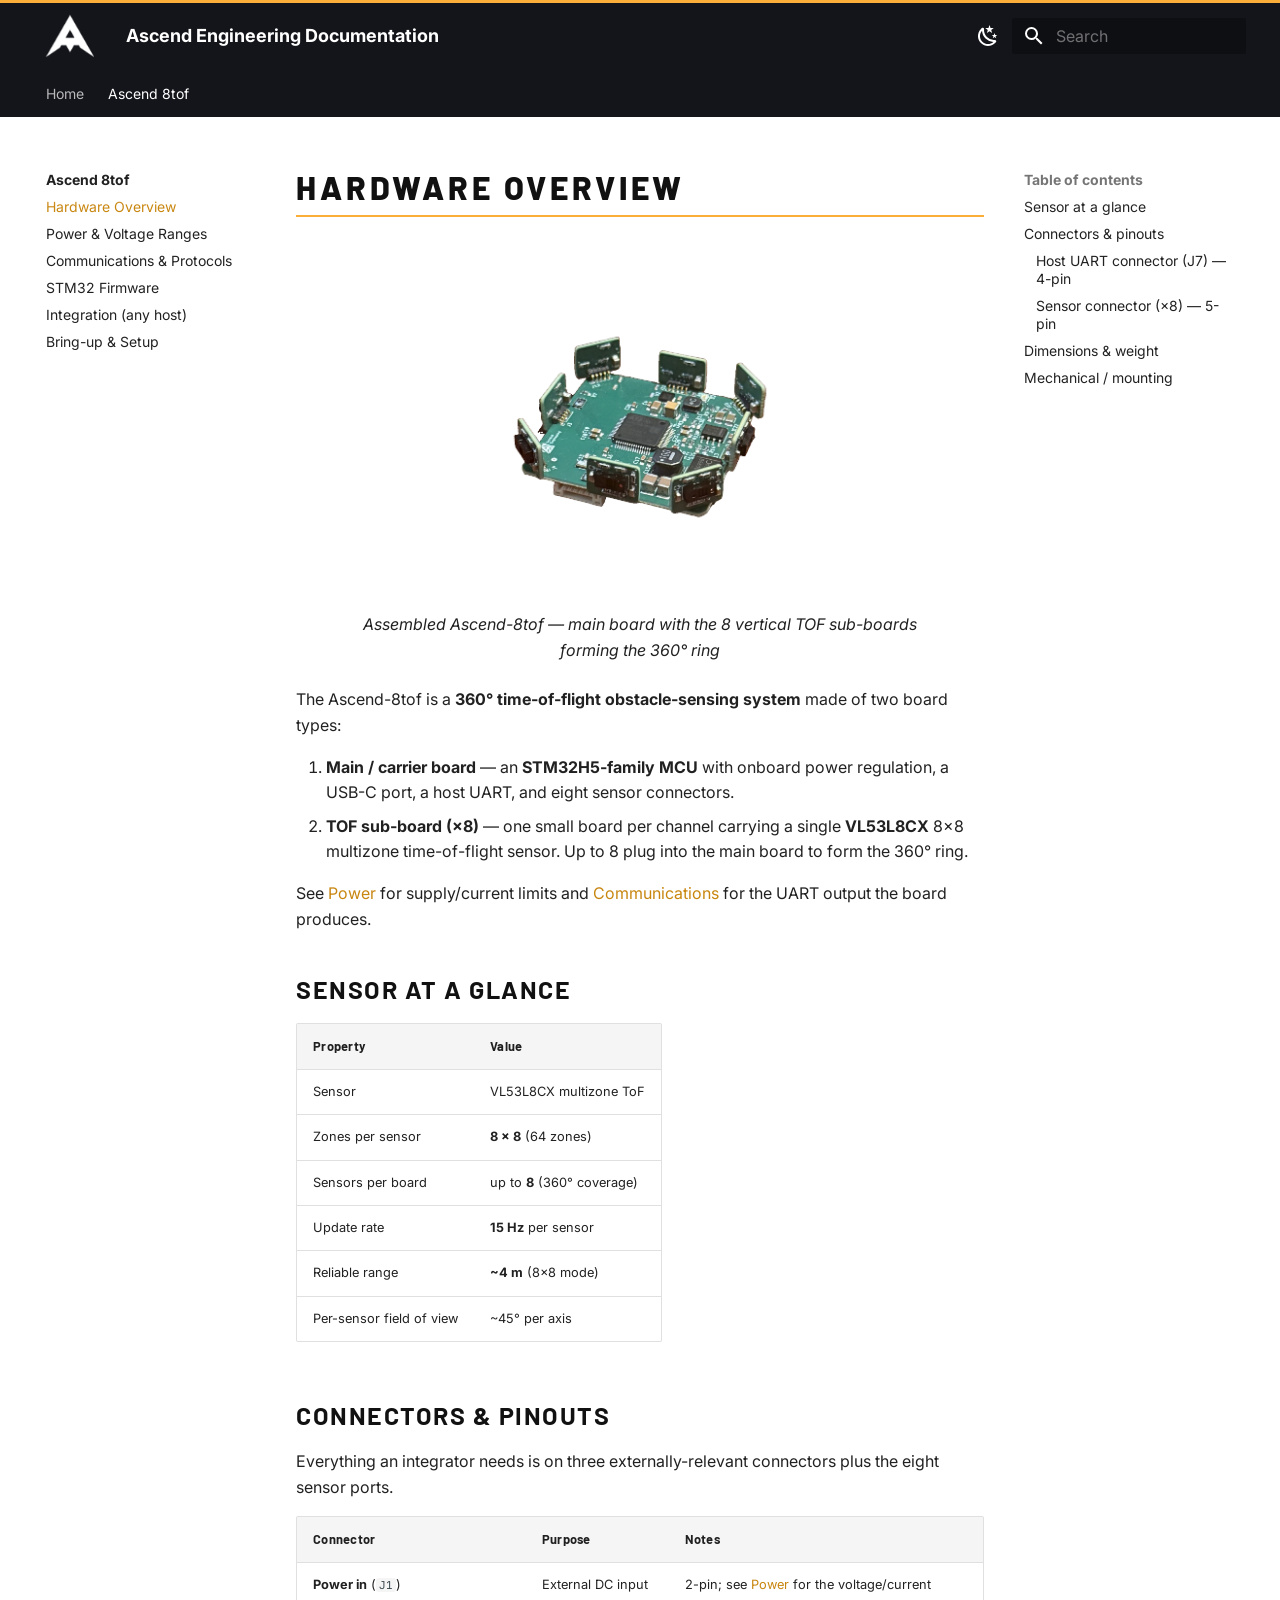
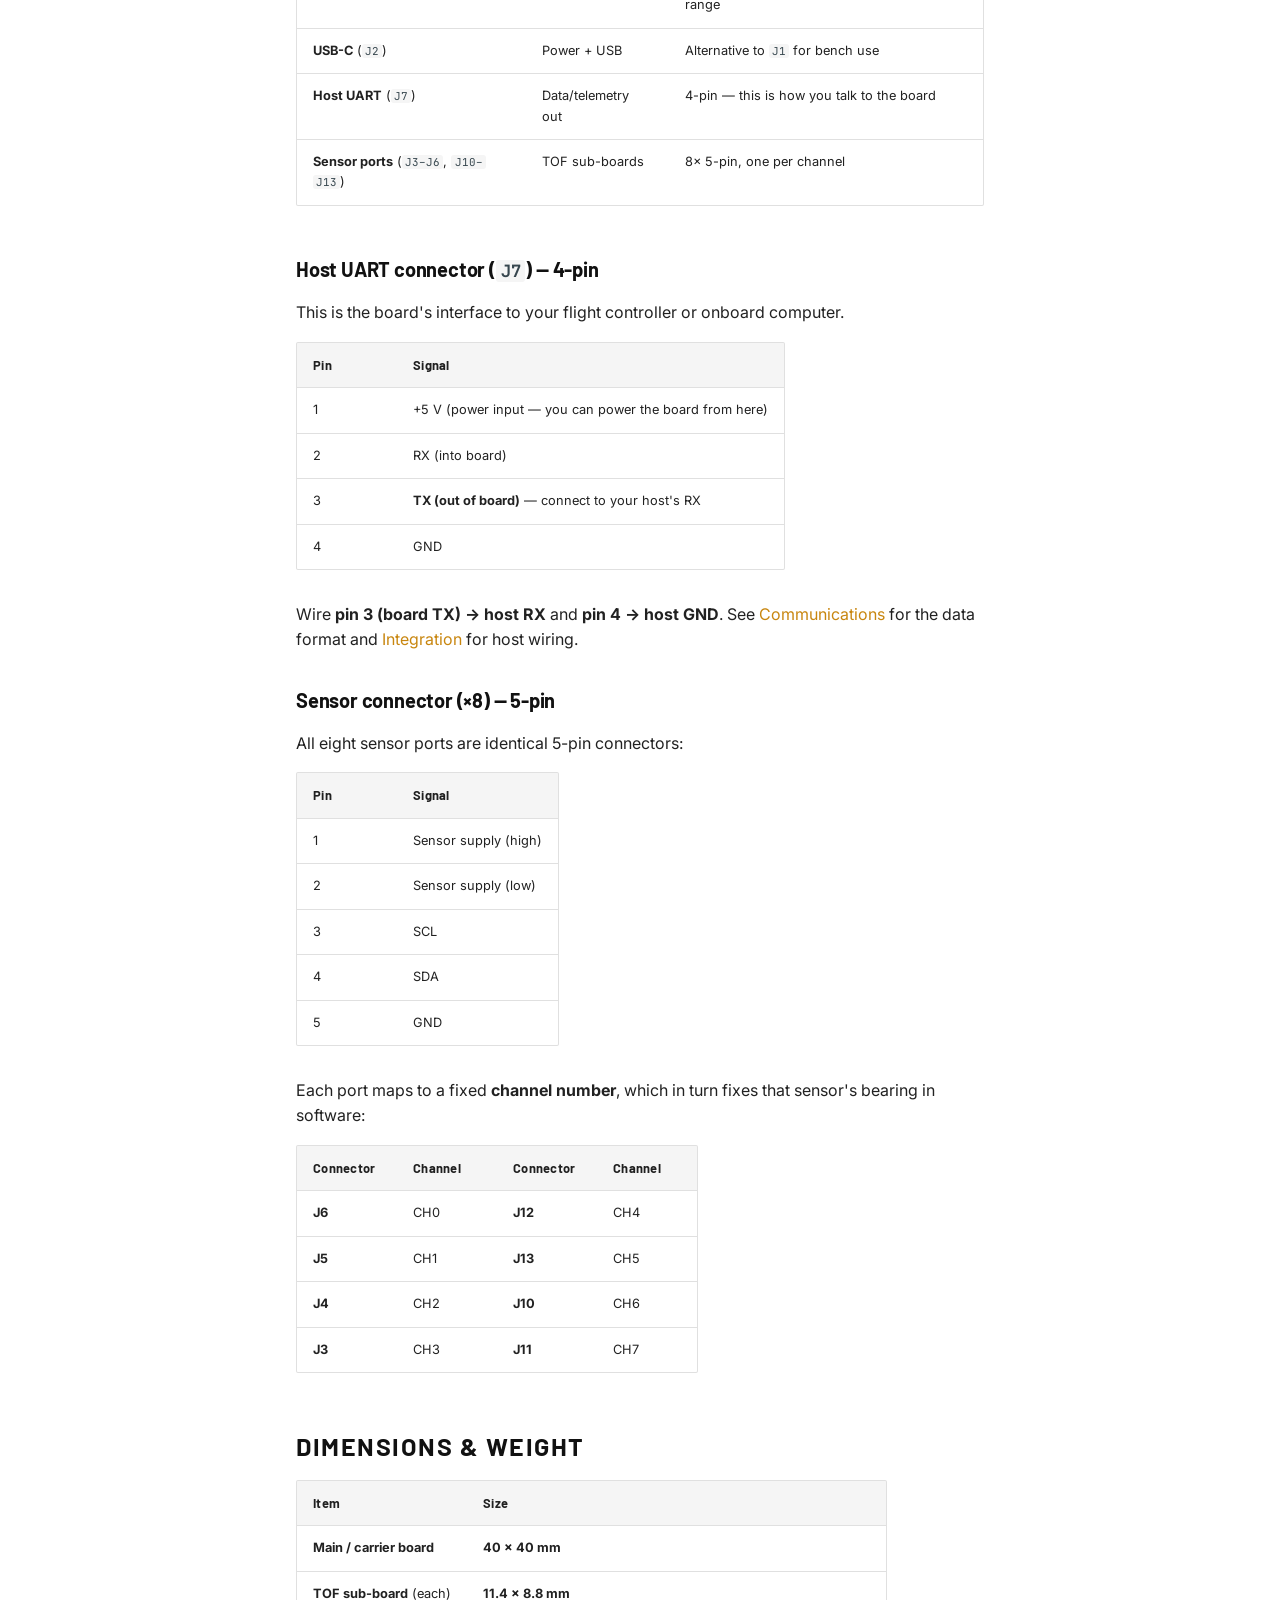
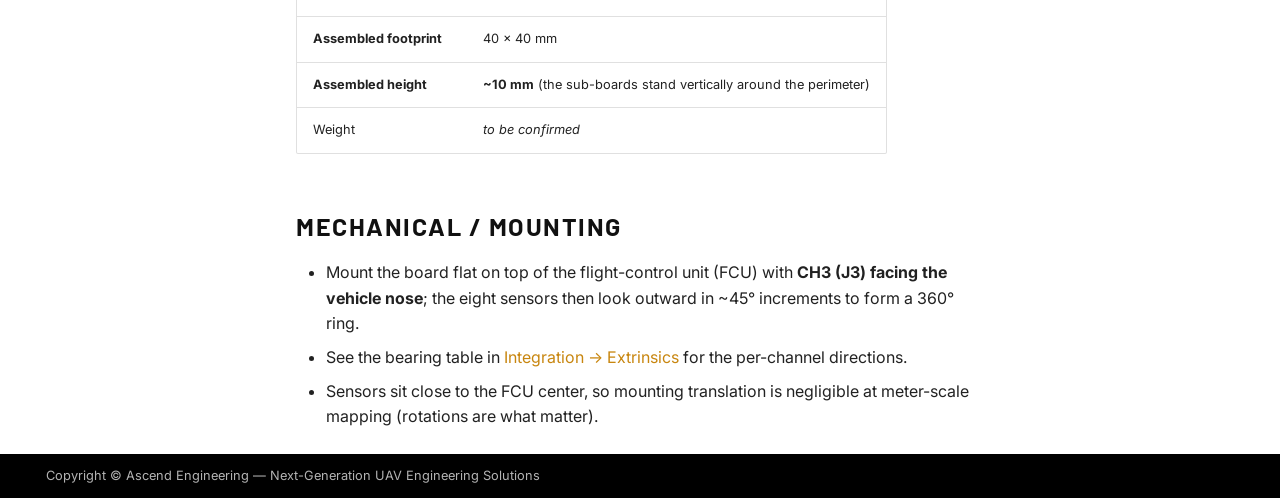
<file: ascend-8tof/01-hardware/index.html>
<!doctype html>
<html lang="en" class="no-js">
  <head>
    
      <meta charset="utf-8">
      <meta name="viewport" content="width=device-width,initial-scale=1">
      
        <meta name="description" content="Documentation for Ascend Engineering hardware and software — UAV companion computers, sensor systems, firmware, and integration guides">
      
      
        <meta name="author" content="Ascend Engineering">
      
      
        <link rel="canonical" href="https://docs.ascendengineer.com/ascend-8tof/01-hardware/">
      
      
        <link rel="prev" href="../">
      
      
        <link rel="next" href="../02-power/">
      
      
        
      
      
      <link rel="icon" href="../../assets/logo-mark.png">
      <meta name="generator" content="mkdocs-1.6.1, mkdocs-material-9.7.6">
    
    
      
        <title>Hardware Overview - Ascend Engineering Documentation</title>
      
    
    
      <link rel="stylesheet" href="../../assets/stylesheets/main.484c7ddc.min.css">
      
        
        <link rel="stylesheet" href="../../assets/stylesheets/palette.ab4e12ef.min.css">
      
      


    
    
      
    
    
      
        
        
        <link rel="preconnect" href="https://fonts.gstatic.com" crossorigin>
        <link rel="stylesheet" href="https://fonts.googleapis.com/css?family=Inter:300,300i,400,400i,700,700i%7CJetBrains+Mono:400,400i,700,700i&display=fallback">
        <style>:root{--md-text-font:"Inter";--md-code-font:"JetBrains Mono"}</style>
      
    
    
      <link rel="stylesheet" href="../../assets/extra.css">
    
    <script>__md_scope=new URL("../..",location),__md_hash=e=>[...e].reduce(((e,_)=>(e<<5)-e+_.charCodeAt(0)),0),__md_get=(e,_=localStorage,t=__md_scope)=>JSON.parse(_.getItem(t.pathname+"."+e)),__md_set=(e,_,t=localStorage,a=__md_scope)=>{try{t.setItem(a.pathname+"."+e,JSON.stringify(_))}catch(e){}}</script>
    
      

    
    
  </head>
  
  
    
    
      
    
    
    
    
    <body dir="ltr" data-md-color-scheme="default" data-md-color-primary="black" data-md-color-accent="amber">
  
    
    <input class="md-toggle" data-md-toggle="drawer" type="checkbox" id="__drawer" autocomplete="off">
    <input class="md-toggle" data-md-toggle="search" type="checkbox" id="__search" autocomplete="off">
    <label class="md-overlay" for="__drawer"></label>
    <div data-md-component="skip">
      
        
        <a href="#hardware-overview" class="md-skip">
          Skip to content
        </a>
      
    </div>
    <div data-md-component="announce">
      
    </div>
    
    
      

<header class="md-header" data-md-component="header">
  <nav class="md-header__inner md-grid" aria-label="Header">
    <a href="../.." title="Ascend Engineering Documentation" class="md-header__button md-logo" aria-label="Ascend Engineering Documentation" data-md-component="logo">
      
  <img src="../../assets/logo-inverse.png" alt="logo">

    </a>
    <label class="md-header__button md-icon" for="__drawer">
      
      <svg xmlns="http://www.w3.org/2000/svg" viewBox="0 0 24 24"><path d="M3 6h18v2H3zm0 5h18v2H3zm0 5h18v2H3z"/></svg>
    </label>
    <div class="md-header__title" data-md-component="header-title">
      <div class="md-header__ellipsis">
        <div class="md-header__topic">
          <span class="md-ellipsis">
            Ascend Engineering Documentation
          </span>
        </div>
        <div class="md-header__topic" data-md-component="header-topic">
          <span class="md-ellipsis">
            
              Hardware Overview
            
          </span>
        </div>
      </div>
    </div>
    
      
        <form class="md-header__option" data-md-component="palette">
  
    
    
    
    <input class="md-option" data-md-color-media="" data-md-color-scheme="default" data-md-color-primary="black" data-md-color-accent="amber"  aria-label="Switch to dark mode"  type="radio" name="__palette" id="__palette_0">
    
      <label class="md-header__button md-icon" title="Switch to dark mode" for="__palette_1" hidden>
        <svg xmlns="http://www.w3.org/2000/svg" viewBox="0 0 24 24"><path d="m17.75 4.09-2.53 1.94.91 3.06-2.63-1.81-2.63 1.81.91-3.06-2.53-1.94L12.44 4l1.06-3 1.06 3zm3.5 6.91-1.64 1.25.59 1.98-1.7-1.17-1.7 1.17.59-1.98L15.75 11l2.06-.05L18.5 9l.69 1.95zm-2.28 4.95c.83-.08 1.72 1.1 1.19 1.85-.32.45-.66.87-1.08 1.27C15.17 23 8.84 23 4.94 19.07c-3.91-3.9-3.91-10.24 0-14.14.4-.4.82-.76 1.27-1.08.75-.53 1.93.36 1.85 1.19-.27 2.86.69 5.83 2.89 8.02a9.96 9.96 0 0 0 8.02 2.89m-1.64 2.02a12.08 12.08 0 0 1-7.8-3.47c-2.17-2.19-3.33-5-3.49-7.82-2.81 3.14-2.7 7.96.31 10.98 3.02 3.01 7.84 3.12 10.98.31"/></svg>
      </label>
    
  
    
    
    
    <input class="md-option" data-md-color-media="" data-md-color-scheme="slate" data-md-color-primary="black" data-md-color-accent="amber"  aria-label="Switch to light mode"  type="radio" name="__palette" id="__palette_1">
    
      <label class="md-header__button md-icon" title="Switch to light mode" for="__palette_0" hidden>
        <svg xmlns="http://www.w3.org/2000/svg" viewBox="0 0 24 24"><path d="M12 7a5 5 0 0 1 5 5 5 5 0 0 1-5 5 5 5 0 0 1-5-5 5 5 0 0 1 5-5m0 2a3 3 0 0 0-3 3 3 3 0 0 0 3 3 3 3 0 0 0 3-3 3 3 0 0 0-3-3m0-7 2.39 3.42C13.65 5.15 12.84 5 12 5s-1.65.15-2.39.42zM3.34 7l4.16-.35A7.2 7.2 0 0 0 5.94 8.5c-.44.74-.69 1.5-.83 2.29zm.02 10 1.76-3.77a7.131 7.131 0 0 0 2.38 4.14zM20.65 7l-1.77 3.79a7.02 7.02 0 0 0-2.38-4.15zm-.01 10-4.14.36c.59-.51 1.12-1.14 1.54-1.86.42-.73.69-1.5.83-2.29zM12 22l-2.41-3.44c.74.27 1.55.44 2.41.44.82 0 1.63-.17 2.37-.44z"/></svg>
      </label>
    
  
</form>
      
    
    
      <script>var palette=__md_get("__palette");if(palette&&palette.color){if("(prefers-color-scheme)"===palette.color.media){var media=matchMedia("(prefers-color-scheme: light)"),input=document.querySelector(media.matches?"[data-md-color-media='(prefers-color-scheme: light)']":"[data-md-color-media='(prefers-color-scheme: dark)']");palette.color.media=input.getAttribute("data-md-color-media"),palette.color.scheme=input.getAttribute("data-md-color-scheme"),palette.color.primary=input.getAttribute("data-md-color-primary"),palette.color.accent=input.getAttribute("data-md-color-accent")}for(var[key,value]of Object.entries(palette.color))document.body.setAttribute("data-md-color-"+key,value)}</script>
    
    
    
      
      
        <label class="md-header__button md-icon" for="__search">
          
          <svg xmlns="http://www.w3.org/2000/svg" viewBox="0 0 24 24"><path d="M9.5 3A6.5 6.5 0 0 1 16 9.5c0 1.61-.59 3.09-1.56 4.23l.27.27h.79l5 5-1.5 1.5-5-5v-.79l-.27-.27A6.52 6.52 0 0 1 9.5 16 6.5 6.5 0 0 1 3 9.5 6.5 6.5 0 0 1 9.5 3m0 2C7 5 5 7 5 9.5S7 14 9.5 14 14 12 14 9.5 12 5 9.5 5"/></svg>
        </label>
        <div class="md-search" data-md-component="search" role="dialog">
  <label class="md-search__overlay" for="__search"></label>
  <div class="md-search__inner" role="search">
    <form class="md-search__form" name="search">
      <input type="text" class="md-search__input" name="query" aria-label="Search" placeholder="Search" autocapitalize="off" autocorrect="off" autocomplete="off" spellcheck="false" data-md-component="search-query" required>
      <label class="md-search__icon md-icon" for="__search">
        
        <svg xmlns="http://www.w3.org/2000/svg" viewBox="0 0 24 24"><path d="M9.5 3A6.5 6.5 0 0 1 16 9.5c0 1.61-.59 3.09-1.56 4.23l.27.27h.79l5 5-1.5 1.5-5-5v-.79l-.27-.27A6.52 6.52 0 0 1 9.5 16 6.5 6.5 0 0 1 3 9.5 6.5 6.5 0 0 1 9.5 3m0 2C7 5 5 7 5 9.5S7 14 9.5 14 14 12 14 9.5 12 5 9.5 5"/></svg>
        
        <svg xmlns="http://www.w3.org/2000/svg" viewBox="0 0 24 24"><path d="M20 11v2H8l5.5 5.5-1.42 1.42L4.16 12l7.92-7.92L13.5 5.5 8 11z"/></svg>
      </label>
      <nav class="md-search__options" aria-label="Search">
        
        <button type="reset" class="md-search__icon md-icon" title="Clear" aria-label="Clear" tabindex="-1">
          
          <svg xmlns="http://www.w3.org/2000/svg" viewBox="0 0 24 24"><path d="M19 6.41 17.59 5 12 10.59 6.41 5 5 6.41 10.59 12 5 17.59 6.41 19 12 13.41 17.59 19 19 17.59 13.41 12z"/></svg>
        </button>
      </nav>
      
        <div class="md-search__suggest" data-md-component="search-suggest"></div>
      
    </form>
    <div class="md-search__output">
      <div class="md-search__scrollwrap" tabindex="0" data-md-scrollfix>
        <div class="md-search-result" data-md-component="search-result">
          <div class="md-search-result__meta">
            Initializing search
          </div>
          <ol class="md-search-result__list" role="presentation"></ol>
        </div>
      </div>
    </div>
  </div>
</div>
      
    
    
  </nav>
  
</header>
    
    <div class="md-container" data-md-component="container">
      
      
        
          
            
<nav class="md-tabs" aria-label="Tabs" data-md-component="tabs">
  <div class="md-grid">
    <ul class="md-tabs__list">
      
        
  
  
  
  
    <li class="md-tabs__item">
      <a href="../.." class="md-tabs__link">
        
  
  
    
  
  Home

      </a>
    </li>
  

      
        
  
  
  
    
  
  
    
    
      <li class="md-tabs__item md-tabs__item--active">
        <a href="../" class="md-tabs__link">
          
  
  
    
  
  Ascend 8tof

        </a>
      </li>
    
  

      
    </ul>
  </div>
</nav>
          
        
      
      <main class="md-main" data-md-component="main">
        <div class="md-main__inner md-grid">
          
            
              
              <div class="md-sidebar md-sidebar--primary" data-md-component="sidebar" data-md-type="navigation" >
                <div class="md-sidebar__scrollwrap">
                  <div class="md-sidebar__inner">
                    


  


<nav class="md-nav md-nav--primary md-nav--lifted" aria-label="Navigation" data-md-level="0">
  <label class="md-nav__title" for="__drawer">
    <a href="../.." title="Ascend Engineering Documentation" class="md-nav__button md-logo" aria-label="Ascend Engineering Documentation" data-md-component="logo">
      
  <img src="../../assets/logo-inverse.png" alt="logo">

    </a>
    Ascend Engineering Documentation
  </label>
  
  <ul class="md-nav__list" data-md-scrollfix>
    
      
      
  
  
  
  
    <li class="md-nav__item">
      <a href="../.." class="md-nav__link">
        
  
  
  <span class="md-ellipsis">
    
  
    Home
  

    
  </span>
  
  

      </a>
    </li>
  

    
      
      
  
  
    
  
  
  
    
    
      
        
          
        
      
        
      
        
      
        
      
        
      
        
      
        
      
    
    
    
      
        
        
      
      
        
      
    
    
    <li class="md-nav__item md-nav__item--active md-nav__item--section md-nav__item--nested">
      
        
        
        <input class="md-nav__toggle md-toggle " type="checkbox" id="__nav_2" checked>
        
          
          <div class="md-nav__link md-nav__container">
            <a href="../" class="md-nav__link ">
              
  
  
  <span class="md-ellipsis">
    
  
    Ascend 8tof
  

    
  </span>
  
  

            </a>
            
              
              <label class="md-nav__link " for="__nav_2" id="__nav_2_label" tabindex="">
                <span class="md-nav__icon md-icon"></span>
              </label>
            
          </div>
        
        <nav class="md-nav" data-md-level="1" aria-labelledby="__nav_2_label" aria-expanded="true">
          <label class="md-nav__title" for="__nav_2">
            <span class="md-nav__icon md-icon"></span>
            
  
    Ascend 8tof
  

          </label>
          <ul class="md-nav__list" data-md-scrollfix>
            
              
            
              
                
  
  
    
  
  
  
    <li class="md-nav__item md-nav__item--active">
      
      <input class="md-nav__toggle md-toggle" type="checkbox" id="__toc">
      
      
        
      
      
        <label class="md-nav__link md-nav__link--active" for="__toc">
          
  
  
  <span class="md-ellipsis">
    
  
    Hardware Overview
  

    
  </span>
  
  

          <span class="md-nav__icon md-icon"></span>
        </label>
      
      <a href="./" class="md-nav__link md-nav__link--active">
        
  
  
  <span class="md-ellipsis">
    
  
    Hardware Overview
  

    
  </span>
  
  

      </a>
      
        

<nav class="md-nav md-nav--secondary" aria-label="Table of contents">
  
  
  
    
  
  
    <label class="md-nav__title" for="__toc">
      <span class="md-nav__icon md-icon"></span>
      Table of contents
    </label>
    <ul class="md-nav__list" data-md-component="toc" data-md-scrollfix>
      
        <li class="md-nav__item">
  <a href="#sensor-at-a-glance" class="md-nav__link">
    <span class="md-ellipsis">
      
        Sensor at a glance
      
    </span>
  </a>
  
</li>
      
        <li class="md-nav__item">
  <a href="#connectors-pinouts" class="md-nav__link">
    <span class="md-ellipsis">
      
        Connectors &amp; pinouts
      
    </span>
  </a>
  
    <nav class="md-nav" aria-label="Connectors &amp; pinouts">
      <ul class="md-nav__list">
        
          <li class="md-nav__item">
  <a href="#host-uart-connector-j7-4-pin" class="md-nav__link">
    <span class="md-ellipsis">
      
        Host UART connector (J7) — 4-pin
      
    </span>
  </a>
  
</li>
        
          <li class="md-nav__item">
  <a href="#sensor-connector-8-5-pin" class="md-nav__link">
    <span class="md-ellipsis">
      
        Sensor connector (×8) — 5-pin
      
    </span>
  </a>
  
</li>
        
      </ul>
    </nav>
  
</li>
      
        <li class="md-nav__item">
  <a href="#dimensions-weight" class="md-nav__link">
    <span class="md-ellipsis">
      
        Dimensions &amp; weight
      
    </span>
  </a>
  
</li>
      
        <li class="md-nav__item">
  <a href="#mechanical-mounting" class="md-nav__link">
    <span class="md-ellipsis">
      
        Mechanical / mounting
      
    </span>
  </a>
  
</li>
      
    </ul>
  
</nav>
      
    </li>
  

              
            
              
                
  
  
  
  
    <li class="md-nav__item">
      <a href="../02-power/" class="md-nav__link">
        
  
  
  <span class="md-ellipsis">
    
  
    Power & Voltage Ranges
  

    
  </span>
  
  

      </a>
    </li>
  

              
            
              
                
  
  
  
  
    <li class="md-nav__item">
      <a href="../03-comms-protocol/" class="md-nav__link">
        
  
  
  <span class="md-ellipsis">
    
  
    Communications & Protocols
  

    
  </span>
  
  

      </a>
    </li>
  

              
            
              
                
  
  
  
  
    <li class="md-nav__item">
      <a href="../04-firmware/" class="md-nav__link">
        
  
  
  <span class="md-ellipsis">
    
  
    STM32 Firmware
  

    
  </span>
  
  

      </a>
    </li>
  

              
            
              
                
  
  
  
  
    <li class="md-nav__item">
      <a href="../05-integration/" class="md-nav__link">
        
  
  
  <span class="md-ellipsis">
    
  
    Integration (any host)
  

    
  </span>
  
  

      </a>
    </li>
  

              
            
              
                
  
  
  
  
    <li class="md-nav__item">
      <a href="../06-bringup-setup/" class="md-nav__link">
        
  
  
  <span class="md-ellipsis">
    
  
    Bring-up & Setup
  

    
  </span>
  
  

      </a>
    </li>
  

              
            
          </ul>
        </nav>
      
    </li>
  

    
  </ul>
</nav>
                  </div>
                </div>
              </div>
            
            
              
              <div class="md-sidebar md-sidebar--secondary" data-md-component="sidebar" data-md-type="toc" >
                <div class="md-sidebar__scrollwrap">
                  <div class="md-sidebar__inner">
                    

<nav class="md-nav md-nav--secondary" aria-label="Table of contents">
  
  
  
    
  
  
    <label class="md-nav__title" for="__toc">
      <span class="md-nav__icon md-icon"></span>
      Table of contents
    </label>
    <ul class="md-nav__list" data-md-component="toc" data-md-scrollfix>
      
        <li class="md-nav__item">
  <a href="#sensor-at-a-glance" class="md-nav__link">
    <span class="md-ellipsis">
      
        Sensor at a glance
      
    </span>
  </a>
  
</li>
      
        <li class="md-nav__item">
  <a href="#connectors-pinouts" class="md-nav__link">
    <span class="md-ellipsis">
      
        Connectors &amp; pinouts
      
    </span>
  </a>
  
    <nav class="md-nav" aria-label="Connectors &amp; pinouts">
      <ul class="md-nav__list">
        
          <li class="md-nav__item">
  <a href="#host-uart-connector-j7-4-pin" class="md-nav__link">
    <span class="md-ellipsis">
      
        Host UART connector (J7) — 4-pin
      
    </span>
  </a>
  
</li>
        
          <li class="md-nav__item">
  <a href="#sensor-connector-8-5-pin" class="md-nav__link">
    <span class="md-ellipsis">
      
        Sensor connector (×8) — 5-pin
      
    </span>
  </a>
  
</li>
        
      </ul>
    </nav>
  
</li>
      
        <li class="md-nav__item">
  <a href="#dimensions-weight" class="md-nav__link">
    <span class="md-ellipsis">
      
        Dimensions &amp; weight
      
    </span>
  </a>
  
</li>
      
        <li class="md-nav__item">
  <a href="#mechanical-mounting" class="md-nav__link">
    <span class="md-ellipsis">
      
        Mechanical / mounting
      
    </span>
  </a>
  
</li>
      
    </ul>
  
</nav>
                  </div>
                </div>
              </div>
            
          
          
            <div class="md-content" data-md-component="content">
              
              <article class="md-content__inner md-typeset">
                
                  



<h1 id="hardware-overview">Hardware Overview<a class="headerlink" href="#hardware-overview" title="Permanent link">&para;</a></h1>
<figure>
  <img alt="Assembled Ascend-8tof board with the 8 vertical TOF sub-boards around the perimeter" src="../assets/board.png" width="340" />
<br />
<figcaption>Assembled Ascend-8tof — main board with the 8 vertical TOF sub-boards forming the 360° ring</figcaption>
</figure>
<p>The Ascend-8tof is a <strong>360° time-of-flight obstacle-sensing system</strong> made of two
board types:</p>
<ol>
<li><strong>Main / carrier board</strong> — an <strong>STM32H5-family MCU</strong> with onboard power
   regulation, a USB-C port, a host UART, and eight sensor connectors.</li>
<li><strong>TOF sub-board (×8)</strong> — one small board per channel carrying a single
   <strong>VL53L8CX</strong> 8×8 multizone time-of-flight sensor. Up to 8 plug into the main
   board to form the 360° ring.</li>
</ol>
<p>See <a href="../02-power/">Power</a> for supply/current limits and
<a href="../03-comms-protocol/">Communications</a> for the UART output the board produces.</p>
<h2 id="sensor-at-a-glance">Sensor at a glance<a class="headerlink" href="#sensor-at-a-glance" title="Permanent link">&para;</a></h2>
<table>
<thead>
<tr>
<th>Property</th>
<th>Value</th>
</tr>
</thead>
<tbody>
<tr>
<td>Sensor</td>
<td>VL53L8CX multizone ToF</td>
</tr>
<tr>
<td>Zones per sensor</td>
<td><strong>8 × 8</strong> (64 zones)</td>
</tr>
<tr>
<td>Sensors per board</td>
<td>up to <strong>8</strong> (360° coverage)</td>
</tr>
<tr>
<td>Update rate</td>
<td><strong>15 Hz</strong> per sensor</td>
</tr>
<tr>
<td>Reliable range</td>
<td><strong>~4 m</strong> (8×8 mode)</td>
</tr>
<tr>
<td>Per-sensor field of view</td>
<td>~45° per axis</td>
</tr>
</tbody>
</table>
<h2 id="connectors-pinouts">Connectors &amp; pinouts<a class="headerlink" href="#connectors-pinouts" title="Permanent link">&para;</a></h2>
<p>Everything an integrator needs is on three externally-relevant connectors plus the
eight sensor ports.</p>
<table>
<thead>
<tr>
<th>Connector</th>
<th>Purpose</th>
<th>Notes</th>
</tr>
</thead>
<tbody>
<tr>
<td><strong>Power in</strong> (<code>J1</code>)</td>
<td>External DC input</td>
<td>2-pin; see <a href="../02-power/">Power</a> for the voltage/current range</td>
</tr>
<tr>
<td><strong>USB-C</strong> (<code>J2</code>)</td>
<td>Power + USB</td>
<td>Alternative to <code>J1</code> for bench use</td>
</tr>
<tr>
<td><strong>Host UART</strong> (<code>J7</code>)</td>
<td>Data/telemetry out</td>
<td>4-pin — this is how you talk to the board</td>
</tr>
<tr>
<td><strong>Sensor ports</strong> (<code>J3–J6</code>, <code>J10–J13</code>)</td>
<td>TOF sub-boards</td>
<td>8× 5-pin, one per channel</td>
</tr>
</tbody>
</table>
<h3 id="host-uart-connector-j7-4-pin">Host UART connector (<code>J7</code>) — 4-pin<a class="headerlink" href="#host-uart-connector-j7-4-pin" title="Permanent link">&para;</a></h3>
<p>This is the board's interface to your flight controller or onboard computer.</p>
<table>
<thead>
<tr>
<th>Pin</th>
<th>Signal</th>
</tr>
</thead>
<tbody>
<tr>
<td>1</td>
<td>+5 V (power input — you can power the board from here)</td>
</tr>
<tr>
<td>2</td>
<td>RX (into board)</td>
</tr>
<tr>
<td>3</td>
<td><strong>TX (out of board)</strong> — connect to your host's RX</td>
</tr>
<tr>
<td>4</td>
<td>GND</td>
</tr>
</tbody>
</table>
<p>Wire <strong>pin 3 (board TX) → host RX</strong> and <strong>pin 4 → host GND</strong>. See
<a href="../03-comms-protocol/">Communications</a> for the data format and
<a href="../05-integration/">Integration</a> for host wiring.</p>
<h3 id="sensor-connector-8-5-pin">Sensor connector (×8) — 5-pin<a class="headerlink" href="#sensor-connector-8-5-pin" title="Permanent link">&para;</a></h3>
<p>All eight sensor ports are identical 5-pin connectors:</p>
<table>
<thead>
<tr>
<th>Pin</th>
<th>Signal</th>
</tr>
</thead>
<tbody>
<tr>
<td>1</td>
<td>Sensor supply (high)</td>
</tr>
<tr>
<td>2</td>
<td>Sensor supply (low)</td>
</tr>
<tr>
<td>3</td>
<td>SCL</td>
</tr>
<tr>
<td>4</td>
<td>SDA</td>
</tr>
<tr>
<td>5</td>
<td>GND</td>
</tr>
</tbody>
</table>
<p>Each port maps to a fixed <strong>channel number</strong>, which in turn fixes that sensor's
bearing in software:</p>
<table>
<thead>
<tr>
<th>Connector</th>
<th>Channel</th>
<th>Connector</th>
<th>Channel</th>
</tr>
</thead>
<tbody>
<tr>
<td><strong>J6</strong></td>
<td>CH0</td>
<td><strong>J12</strong></td>
<td>CH4</td>
</tr>
<tr>
<td><strong>J5</strong></td>
<td>CH1</td>
<td><strong>J13</strong></td>
<td>CH5</td>
</tr>
<tr>
<td><strong>J4</strong></td>
<td>CH2</td>
<td><strong>J10</strong></td>
<td>CH6</td>
</tr>
<tr>
<td><strong>J3</strong></td>
<td>CH3</td>
<td><strong>J11</strong></td>
<td>CH7</td>
</tr>
</tbody>
</table>
<h2 id="dimensions-weight">Dimensions &amp; weight<a class="headerlink" href="#dimensions-weight" title="Permanent link">&para;</a></h2>
<table>
<thead>
<tr>
<th>Item</th>
<th>Size</th>
</tr>
</thead>
<tbody>
<tr>
<td><strong>Main / carrier board</strong></td>
<td><strong>40 × 40 mm</strong></td>
</tr>
<tr>
<td><strong>TOF sub-board</strong> (each)</td>
<td><strong>11.4 × 8.8 mm</strong></td>
</tr>
<tr>
<td><strong>Assembled footprint</strong></td>
<td>40 × 40 mm</td>
</tr>
<tr>
<td><strong>Assembled height</strong></td>
<td><strong>~10 mm</strong> (the sub-boards stand vertically around the perimeter)</td>
</tr>
<tr>
<td>Weight</td>
<td><em>to be confirmed</em></td>
</tr>
</tbody>
</table>
<h2 id="mechanical-mounting">Mechanical / mounting<a class="headerlink" href="#mechanical-mounting" title="Permanent link">&para;</a></h2>
<ul>
<li>Mount the board flat on top of the flight-control unit (FCU) with <strong>CH3 (J3)
  facing the vehicle nose</strong>; the eight sensors then look outward in ~45°
  increments to form a 360° ring.</li>
<li>See the bearing table in
  <a href="../05-integration/#extrinsics-etcmodalaiextrinsicsconf">Integration → Extrinsics</a>
  for the per-channel directions.</li>
<li>Sensors sit close to the FCU center, so mounting translation is negligible at
  meter-scale mapping (rotations are what matter).</li>
</ul>












                
              </article>
            </div>
          
          
  <script>var tabs=__md_get("__tabs");if(Array.isArray(tabs))e:for(var set of document.querySelectorAll(".tabbed-set")){var labels=set.querySelector(".tabbed-labels");for(var tab of tabs)for(var label of labels.getElementsByTagName("label"))if(label.innerText.trim()===tab){var input=document.getElementById(label.htmlFor);input.checked=!0;continue e}}</script>

<script>var target=document.getElementById(location.hash.slice(1));target&&target.name&&(target.checked=target.name.startsWith("__tabbed_"))</script>
        </div>
        
          <button type="button" class="md-top md-icon" data-md-component="top" hidden>
  
  <svg xmlns="http://www.w3.org/2000/svg" viewBox="0 0 24 24"><path d="M13 20h-2V8l-5.5 5.5-1.42-1.42L12 4.16l7.92 7.92-1.42 1.42L13 8z"/></svg>
  Back to top
</button>
        
      </main>
      
        <footer class="md-footer">
  
  <div class="md-footer-meta md-typeset">
    <div class="md-footer-meta__inner md-grid">
      <div class="md-copyright">
  
    <div class="md-copyright__highlight">
      Copyright &copy; Ascend Engineering — Next-Generation UAV Engineering Solutions
    </div>
  
  
</div>
      
    </div>
  </div>
</footer>
      
    </div>
    <div class="md-dialog" data-md-component="dialog">
      <div class="md-dialog__inner md-typeset"></div>
    </div>
    
    
    
      
      
      <script id="__config" type="application/json">{"annotate": null, "base": "../..", "features": ["navigation.instant", "navigation.tracking", "navigation.top", "navigation.tabs", "navigation.sections", "navigation.indexes", "toc.follow", "search.suggest", "search.highlight", "content.code.copy", "content.tabs.link"], "search": "../../assets/javascripts/workers/search.2c215733.min.js", "tags": null, "translations": {"clipboard.copied": "Copied to clipboard", "clipboard.copy": "Copy to clipboard", "search.result.more.one": "1 more on this page", "search.result.more.other": "# more on this page", "search.result.none": "No matching documents", "search.result.one": "1 matching document", "search.result.other": "# matching documents", "search.result.placeholder": "Type to start searching", "search.result.term.missing": "Missing", "select.version": "Select version"}, "version": null}</script>
    
    
      <script src="../../assets/javascripts/bundle.79ae519e.min.js"></script>
      
    
  </body>
</html>
</file>
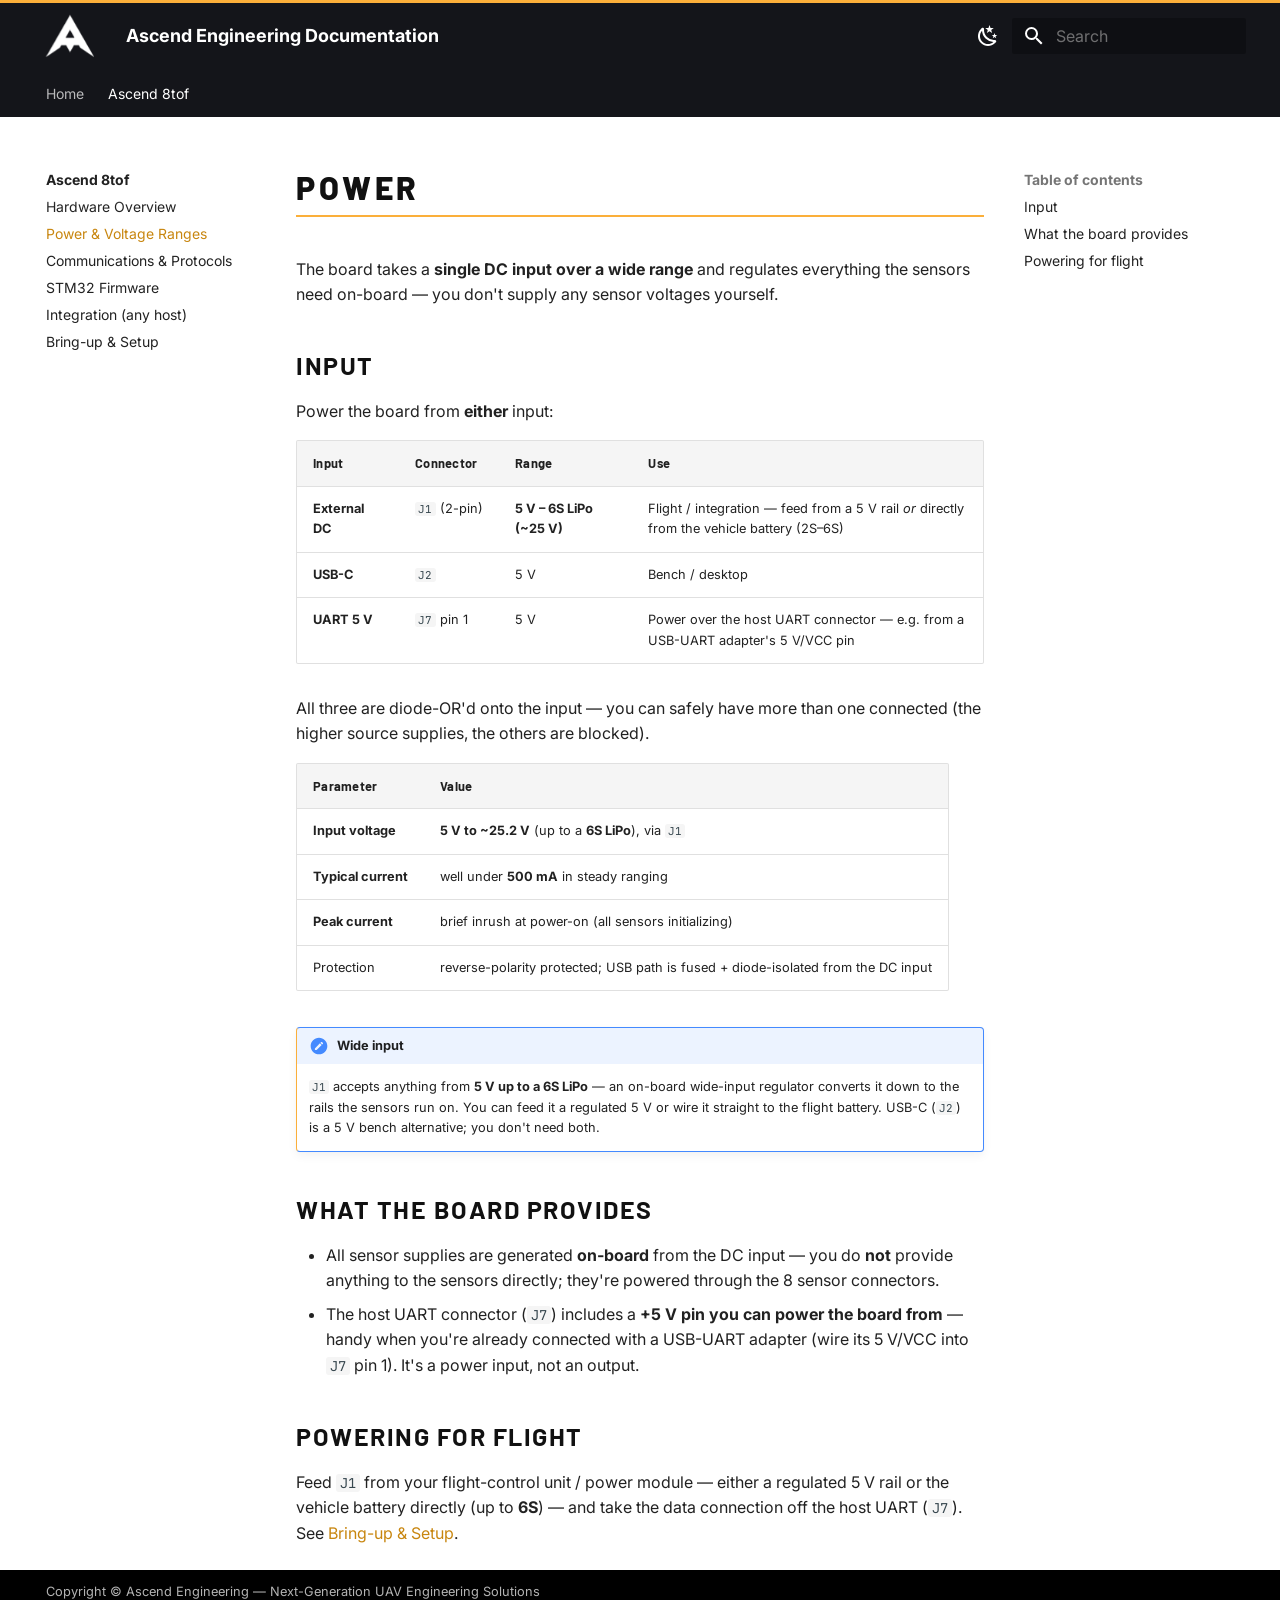
<file: ascend-8tof/02-power/index.html>
<!doctype html>
<html lang="en" class="no-js">
  <head>
    
      <meta charset="utf-8">
      <meta name="viewport" content="width=device-width,initial-scale=1">
      
        <meta name="description" content="Documentation for Ascend Engineering hardware and software — UAV companion computers, sensor systems, firmware, and integration guides">
      
      
        <meta name="author" content="Ascend Engineering">
      
      
        <link rel="canonical" href="https://docs.ascendengineer.com/ascend-8tof/02-power/">
      
      
        <link rel="prev" href="../01-hardware/">
      
      
        <link rel="next" href="../03-comms-protocol/">
      
      
        
      
      
      <link rel="icon" href="../../assets/logo-mark.png">
      <meta name="generator" content="mkdocs-1.6.1, mkdocs-material-9.7.6">
    
    
      
        <title>Power & Voltage Ranges - Ascend Engineering Documentation</title>
      
    
    
      <link rel="stylesheet" href="../../assets/stylesheets/main.484c7ddc.min.css">
      
        
        <link rel="stylesheet" href="../../assets/stylesheets/palette.ab4e12ef.min.css">
      
      


    
    
      
    
    
      
        
        
        <link rel="preconnect" href="https://fonts.gstatic.com" crossorigin>
        <link rel="stylesheet" href="https://fonts.googleapis.com/css?family=Inter:300,300i,400,400i,700,700i%7CJetBrains+Mono:400,400i,700,700i&display=fallback">
        <style>:root{--md-text-font:"Inter";--md-code-font:"JetBrains Mono"}</style>
      
    
    
      <link rel="stylesheet" href="../../assets/extra.css">
    
    <script>__md_scope=new URL("../..",location),__md_hash=e=>[...e].reduce(((e,_)=>(e<<5)-e+_.charCodeAt(0)),0),__md_get=(e,_=localStorage,t=__md_scope)=>JSON.parse(_.getItem(t.pathname+"."+e)),__md_set=(e,_,t=localStorage,a=__md_scope)=>{try{t.setItem(a.pathname+"."+e,JSON.stringify(_))}catch(e){}}</script>
    
      

    
    
  </head>
  
  
    
    
      
    
    
    
    
    <body dir="ltr" data-md-color-scheme="default" data-md-color-primary="black" data-md-color-accent="amber">
  
    
    <input class="md-toggle" data-md-toggle="drawer" type="checkbox" id="__drawer" autocomplete="off">
    <input class="md-toggle" data-md-toggle="search" type="checkbox" id="__search" autocomplete="off">
    <label class="md-overlay" for="__drawer"></label>
    <div data-md-component="skip">
      
        
        <a href="#power" class="md-skip">
          Skip to content
        </a>
      
    </div>
    <div data-md-component="announce">
      
    </div>
    
    
      

<header class="md-header" data-md-component="header">
  <nav class="md-header__inner md-grid" aria-label="Header">
    <a href="../.." title="Ascend Engineering Documentation" class="md-header__button md-logo" aria-label="Ascend Engineering Documentation" data-md-component="logo">
      
  <img src="../../assets/logo-inverse.png" alt="logo">

    </a>
    <label class="md-header__button md-icon" for="__drawer">
      
      <svg xmlns="http://www.w3.org/2000/svg" viewBox="0 0 24 24"><path d="M3 6h18v2H3zm0 5h18v2H3zm0 5h18v2H3z"/></svg>
    </label>
    <div class="md-header__title" data-md-component="header-title">
      <div class="md-header__ellipsis">
        <div class="md-header__topic">
          <span class="md-ellipsis">
            Ascend Engineering Documentation
          </span>
        </div>
        <div class="md-header__topic" data-md-component="header-topic">
          <span class="md-ellipsis">
            
              Power & Voltage Ranges
            
          </span>
        </div>
      </div>
    </div>
    
      
        <form class="md-header__option" data-md-component="palette">
  
    
    
    
    <input class="md-option" data-md-color-media="" data-md-color-scheme="default" data-md-color-primary="black" data-md-color-accent="amber"  aria-label="Switch to dark mode"  type="radio" name="__palette" id="__palette_0">
    
      <label class="md-header__button md-icon" title="Switch to dark mode" for="__palette_1" hidden>
        <svg xmlns="http://www.w3.org/2000/svg" viewBox="0 0 24 24"><path d="m17.75 4.09-2.53 1.94.91 3.06-2.63-1.81-2.63 1.81.91-3.06-2.53-1.94L12.44 4l1.06-3 1.06 3zm3.5 6.91-1.64 1.25.59 1.98-1.7-1.17-1.7 1.17.59-1.98L15.75 11l2.06-.05L18.5 9l.69 1.95zm-2.28 4.95c.83-.08 1.72 1.1 1.19 1.85-.32.45-.66.87-1.08 1.27C15.17 23 8.84 23 4.94 19.07c-3.91-3.9-3.91-10.24 0-14.14.4-.4.82-.76 1.27-1.08.75-.53 1.93.36 1.85 1.19-.27 2.86.69 5.83 2.89 8.02a9.96 9.96 0 0 0 8.02 2.89m-1.64 2.02a12.08 12.08 0 0 1-7.8-3.47c-2.17-2.19-3.33-5-3.49-7.82-2.81 3.14-2.7 7.96.31 10.98 3.02 3.01 7.84 3.12 10.98.31"/></svg>
      </label>
    
  
    
    
    
    <input class="md-option" data-md-color-media="" data-md-color-scheme="slate" data-md-color-primary="black" data-md-color-accent="amber"  aria-label="Switch to light mode"  type="radio" name="__palette" id="__palette_1">
    
      <label class="md-header__button md-icon" title="Switch to light mode" for="__palette_0" hidden>
        <svg xmlns="http://www.w3.org/2000/svg" viewBox="0 0 24 24"><path d="M12 7a5 5 0 0 1 5 5 5 5 0 0 1-5 5 5 5 0 0 1-5-5 5 5 0 0 1 5-5m0 2a3 3 0 0 0-3 3 3 3 0 0 0 3 3 3 3 0 0 0 3-3 3 3 0 0 0-3-3m0-7 2.39 3.42C13.65 5.15 12.84 5 12 5s-1.65.15-2.39.42zM3.34 7l4.16-.35A7.2 7.2 0 0 0 5.94 8.5c-.44.74-.69 1.5-.83 2.29zm.02 10 1.76-3.77a7.131 7.131 0 0 0 2.38 4.14zM20.65 7l-1.77 3.79a7.02 7.02 0 0 0-2.38-4.15zm-.01 10-4.14.36c.59-.51 1.12-1.14 1.54-1.86.42-.73.69-1.5.83-2.29zM12 22l-2.41-3.44c.74.27 1.55.44 2.41.44.82 0 1.63-.17 2.37-.44z"/></svg>
      </label>
    
  
</form>
      
    
    
      <script>var palette=__md_get("__palette");if(palette&&palette.color){if("(prefers-color-scheme)"===palette.color.media){var media=matchMedia("(prefers-color-scheme: light)"),input=document.querySelector(media.matches?"[data-md-color-media='(prefers-color-scheme: light)']":"[data-md-color-media='(prefers-color-scheme: dark)']");palette.color.media=input.getAttribute("data-md-color-media"),palette.color.scheme=input.getAttribute("data-md-color-scheme"),palette.color.primary=input.getAttribute("data-md-color-primary"),palette.color.accent=input.getAttribute("data-md-color-accent")}for(var[key,value]of Object.entries(palette.color))document.body.setAttribute("data-md-color-"+key,value)}</script>
    
    
    
      
      
        <label class="md-header__button md-icon" for="__search">
          
          <svg xmlns="http://www.w3.org/2000/svg" viewBox="0 0 24 24"><path d="M9.5 3A6.5 6.5 0 0 1 16 9.5c0 1.61-.59 3.09-1.56 4.23l.27.27h.79l5 5-1.5 1.5-5-5v-.79l-.27-.27A6.52 6.52 0 0 1 9.5 16 6.5 6.5 0 0 1 3 9.5 6.5 6.5 0 0 1 9.5 3m0 2C7 5 5 7 5 9.5S7 14 9.5 14 14 12 14 9.5 12 5 9.5 5"/></svg>
        </label>
        <div class="md-search" data-md-component="search" role="dialog">
  <label class="md-search__overlay" for="__search"></label>
  <div class="md-search__inner" role="search">
    <form class="md-search__form" name="search">
      <input type="text" class="md-search__input" name="query" aria-label="Search" placeholder="Search" autocapitalize="off" autocorrect="off" autocomplete="off" spellcheck="false" data-md-component="search-query" required>
      <label class="md-search__icon md-icon" for="__search">
        
        <svg xmlns="http://www.w3.org/2000/svg" viewBox="0 0 24 24"><path d="M9.5 3A6.5 6.5 0 0 1 16 9.5c0 1.61-.59 3.09-1.56 4.23l.27.27h.79l5 5-1.5 1.5-5-5v-.79l-.27-.27A6.52 6.52 0 0 1 9.5 16 6.5 6.5 0 0 1 3 9.5 6.5 6.5 0 0 1 9.5 3m0 2C7 5 5 7 5 9.5S7 14 9.5 14 14 12 14 9.5 12 5 9.5 5"/></svg>
        
        <svg xmlns="http://www.w3.org/2000/svg" viewBox="0 0 24 24"><path d="M20 11v2H8l5.5 5.5-1.42 1.42L4.16 12l7.92-7.92L13.5 5.5 8 11z"/></svg>
      </label>
      <nav class="md-search__options" aria-label="Search">
        
        <button type="reset" class="md-search__icon md-icon" title="Clear" aria-label="Clear" tabindex="-1">
          
          <svg xmlns="http://www.w3.org/2000/svg" viewBox="0 0 24 24"><path d="M19 6.41 17.59 5 12 10.59 6.41 5 5 6.41 10.59 12 5 17.59 6.41 19 12 13.41 17.59 19 19 17.59 13.41 12z"/></svg>
        </button>
      </nav>
      
        <div class="md-search__suggest" data-md-component="search-suggest"></div>
      
    </form>
    <div class="md-search__output">
      <div class="md-search__scrollwrap" tabindex="0" data-md-scrollfix>
        <div class="md-search-result" data-md-component="search-result">
          <div class="md-search-result__meta">
            Initializing search
          </div>
          <ol class="md-search-result__list" role="presentation"></ol>
        </div>
      </div>
    </div>
  </div>
</div>
      
    
    
  </nav>
  
</header>
    
    <div class="md-container" data-md-component="container">
      
      
        
          
            
<nav class="md-tabs" aria-label="Tabs" data-md-component="tabs">
  <div class="md-grid">
    <ul class="md-tabs__list">
      
        
  
  
  
  
    <li class="md-tabs__item">
      <a href="../.." class="md-tabs__link">
        
  
  
    
  
  Home

      </a>
    </li>
  

      
        
  
  
  
    
  
  
    
    
      <li class="md-tabs__item md-tabs__item--active">
        <a href="../" class="md-tabs__link">
          
  
  
    
  
  Ascend 8tof

        </a>
      </li>
    
  

      
    </ul>
  </div>
</nav>
          
        
      
      <main class="md-main" data-md-component="main">
        <div class="md-main__inner md-grid">
          
            
              
              <div class="md-sidebar md-sidebar--primary" data-md-component="sidebar" data-md-type="navigation" >
                <div class="md-sidebar__scrollwrap">
                  <div class="md-sidebar__inner">
                    


  


<nav class="md-nav md-nav--primary md-nav--lifted" aria-label="Navigation" data-md-level="0">
  <label class="md-nav__title" for="__drawer">
    <a href="../.." title="Ascend Engineering Documentation" class="md-nav__button md-logo" aria-label="Ascend Engineering Documentation" data-md-component="logo">
      
  <img src="../../assets/logo-inverse.png" alt="logo">

    </a>
    Ascend Engineering Documentation
  </label>
  
  <ul class="md-nav__list" data-md-scrollfix>
    
      
      
  
  
  
  
    <li class="md-nav__item">
      <a href="../.." class="md-nav__link">
        
  
  
  <span class="md-ellipsis">
    
  
    Home
  

    
  </span>
  
  

      </a>
    </li>
  

    
      
      
  
  
    
  
  
  
    
    
      
        
          
        
      
        
      
        
      
        
      
        
      
        
      
        
      
    
    
    
      
        
        
      
      
        
      
    
    
    <li class="md-nav__item md-nav__item--active md-nav__item--section md-nav__item--nested">
      
        
        
        <input class="md-nav__toggle md-toggle " type="checkbox" id="__nav_2" checked>
        
          
          <div class="md-nav__link md-nav__container">
            <a href="../" class="md-nav__link ">
              
  
  
  <span class="md-ellipsis">
    
  
    Ascend 8tof
  

    
  </span>
  
  

            </a>
            
              
              <label class="md-nav__link " for="__nav_2" id="__nav_2_label" tabindex="">
                <span class="md-nav__icon md-icon"></span>
              </label>
            
          </div>
        
        <nav class="md-nav" data-md-level="1" aria-labelledby="__nav_2_label" aria-expanded="true">
          <label class="md-nav__title" for="__nav_2">
            <span class="md-nav__icon md-icon"></span>
            
  
    Ascend 8tof
  

          </label>
          <ul class="md-nav__list" data-md-scrollfix>
            
              
            
              
                
  
  
  
  
    <li class="md-nav__item">
      <a href="../01-hardware/" class="md-nav__link">
        
  
  
  <span class="md-ellipsis">
    
  
    Hardware Overview
  

    
  </span>
  
  

      </a>
    </li>
  

              
            
              
                
  
  
    
  
  
  
    <li class="md-nav__item md-nav__item--active">
      
      <input class="md-nav__toggle md-toggle" type="checkbox" id="__toc">
      
      
        
      
      
        <label class="md-nav__link md-nav__link--active" for="__toc">
          
  
  
  <span class="md-ellipsis">
    
  
    Power & Voltage Ranges
  

    
  </span>
  
  

          <span class="md-nav__icon md-icon"></span>
        </label>
      
      <a href="./" class="md-nav__link md-nav__link--active">
        
  
  
  <span class="md-ellipsis">
    
  
    Power & Voltage Ranges
  

    
  </span>
  
  

      </a>
      
        

<nav class="md-nav md-nav--secondary" aria-label="Table of contents">
  
  
  
    
  
  
    <label class="md-nav__title" for="__toc">
      <span class="md-nav__icon md-icon"></span>
      Table of contents
    </label>
    <ul class="md-nav__list" data-md-component="toc" data-md-scrollfix>
      
        <li class="md-nav__item">
  <a href="#input" class="md-nav__link">
    <span class="md-ellipsis">
      
        Input
      
    </span>
  </a>
  
</li>
      
        <li class="md-nav__item">
  <a href="#what-the-board-provides" class="md-nav__link">
    <span class="md-ellipsis">
      
        What the board provides
      
    </span>
  </a>
  
</li>
      
        <li class="md-nav__item">
  <a href="#powering-for-flight" class="md-nav__link">
    <span class="md-ellipsis">
      
        Powering for flight
      
    </span>
  </a>
  
</li>
      
    </ul>
  
</nav>
      
    </li>
  

              
            
              
                
  
  
  
  
    <li class="md-nav__item">
      <a href="../03-comms-protocol/" class="md-nav__link">
        
  
  
  <span class="md-ellipsis">
    
  
    Communications & Protocols
  

    
  </span>
  
  

      </a>
    </li>
  

              
            
              
                
  
  
  
  
    <li class="md-nav__item">
      <a href="../04-firmware/" class="md-nav__link">
        
  
  
  <span class="md-ellipsis">
    
  
    STM32 Firmware
  

    
  </span>
  
  

      </a>
    </li>
  

              
            
              
                
  
  
  
  
    <li class="md-nav__item">
      <a href="../05-integration/" class="md-nav__link">
        
  
  
  <span class="md-ellipsis">
    
  
    Integration (any host)
  

    
  </span>
  
  

      </a>
    </li>
  

              
            
              
                
  
  
  
  
    <li class="md-nav__item">
      <a href="../06-bringup-setup/" class="md-nav__link">
        
  
  
  <span class="md-ellipsis">
    
  
    Bring-up & Setup
  

    
  </span>
  
  

      </a>
    </li>
  

              
            
          </ul>
        </nav>
      
    </li>
  

    
  </ul>
</nav>
                  </div>
                </div>
              </div>
            
            
              
              <div class="md-sidebar md-sidebar--secondary" data-md-component="sidebar" data-md-type="toc" >
                <div class="md-sidebar__scrollwrap">
                  <div class="md-sidebar__inner">
                    

<nav class="md-nav md-nav--secondary" aria-label="Table of contents">
  
  
  
    
  
  
    <label class="md-nav__title" for="__toc">
      <span class="md-nav__icon md-icon"></span>
      Table of contents
    </label>
    <ul class="md-nav__list" data-md-component="toc" data-md-scrollfix>
      
        <li class="md-nav__item">
  <a href="#input" class="md-nav__link">
    <span class="md-ellipsis">
      
        Input
      
    </span>
  </a>
  
</li>
      
        <li class="md-nav__item">
  <a href="#what-the-board-provides" class="md-nav__link">
    <span class="md-ellipsis">
      
        What the board provides
      
    </span>
  </a>
  
</li>
      
        <li class="md-nav__item">
  <a href="#powering-for-flight" class="md-nav__link">
    <span class="md-ellipsis">
      
        Powering for flight
      
    </span>
  </a>
  
</li>
      
    </ul>
  
</nav>
                  </div>
                </div>
              </div>
            
          
          
            <div class="md-content" data-md-component="content">
              
              <article class="md-content__inner md-typeset">
                
                  



<h1 id="power">Power<a class="headerlink" href="#power" title="Permanent link">&para;</a></h1>
<p>The board takes a <strong>single DC input over a wide range</strong> and regulates everything
the sensors need on-board — you don't supply any sensor voltages yourself.</p>
<h2 id="input">Input<a class="headerlink" href="#input" title="Permanent link">&para;</a></h2>
<p>Power the board from <strong>either</strong> input:</p>
<table>
<thead>
<tr>
<th>Input</th>
<th>Connector</th>
<th>Range</th>
<th>Use</th>
</tr>
</thead>
<tbody>
<tr>
<td><strong>External DC</strong></td>
<td><code>J1</code> (2-pin)</td>
<td><strong>5 V – 6S LiPo (~25 V)</strong></td>
<td>Flight / integration — feed from a 5 V rail <em>or</em> directly from the vehicle battery (2S–6S)</td>
</tr>
<tr>
<td><strong>USB-C</strong></td>
<td><code>J2</code></td>
<td>5 V</td>
<td>Bench / desktop</td>
</tr>
<tr>
<td><strong>UART 5 V</strong></td>
<td><code>J7</code> pin 1</td>
<td>5 V</td>
<td>Power over the host UART connector — e.g. from a USB-UART adapter's 5 V/VCC pin</td>
</tr>
</tbody>
</table>
<p>All three are diode-OR'd onto the input — you can safely have more than one
connected (the higher source supplies, the others are blocked).</p>
<table>
<thead>
<tr>
<th>Parameter</th>
<th>Value</th>
</tr>
</thead>
<tbody>
<tr>
<td><strong>Input voltage</strong></td>
<td><strong>5 V to ~25.2 V</strong> (up to a <strong>6S LiPo</strong>), via <code>J1</code></td>
</tr>
<tr>
<td><strong>Typical current</strong></td>
<td>well under <strong>500 mA</strong> in steady ranging</td>
</tr>
<tr>
<td><strong>Peak current</strong></td>
<td>brief inrush at power-on (all sensors initializing)</td>
</tr>
<tr>
<td>Protection</td>
<td>reverse-polarity protected; USB path is fused + diode-isolated from the DC input</td>
</tr>
</tbody>
</table>
<div class="admonition note">
<p class="admonition-title">Wide input</p>
<p><code>J1</code> accepts anything from <strong>5 V up to a 6S LiPo</strong> — an on-board wide-input
regulator converts it down to the rails the sensors run on. You can feed it a
regulated 5 V or wire it straight to the flight battery. USB-C (<code>J2</code>) is a 5 V
bench alternative; you don't need both.</p>
</div>
<h2 id="what-the-board-provides">What the board provides<a class="headerlink" href="#what-the-board-provides" title="Permanent link">&para;</a></h2>
<ul>
<li>All sensor supplies are generated <strong>on-board</strong> from the DC input — you do
  <strong>not</strong> provide anything to the sensors directly; they're powered through the 8
  sensor connectors.</li>
<li>The host UART connector (<code>J7</code>) includes a <strong>+5 V pin you can power the board
  from</strong> — handy when you're already connected with a USB-UART adapter (wire its
  5 V/VCC into <code>J7</code> pin 1). It's a power input, not an output.</li>
</ul>
<h2 id="powering-for-flight">Powering for flight<a class="headerlink" href="#powering-for-flight" title="Permanent link">&para;</a></h2>
<p>Feed <code>J1</code> from your flight-control unit / power module — either a regulated 5 V
rail or the vehicle battery directly (up to <strong>6S</strong>) — and take the data connection
off the host UART (<code>J7</code>). See <a href="../06-bringup-setup/">Bring-up &amp; Setup</a>.</p>












                
              </article>
            </div>
          
          
  <script>var tabs=__md_get("__tabs");if(Array.isArray(tabs))e:for(var set of document.querySelectorAll(".tabbed-set")){var labels=set.querySelector(".tabbed-labels");for(var tab of tabs)for(var label of labels.getElementsByTagName("label"))if(label.innerText.trim()===tab){var input=document.getElementById(label.htmlFor);input.checked=!0;continue e}}</script>

<script>var target=document.getElementById(location.hash.slice(1));target&&target.name&&(target.checked=target.name.startsWith("__tabbed_"))</script>
        </div>
        
          <button type="button" class="md-top md-icon" data-md-component="top" hidden>
  
  <svg xmlns="http://www.w3.org/2000/svg" viewBox="0 0 24 24"><path d="M13 20h-2V8l-5.5 5.5-1.42-1.42L12 4.16l7.92 7.92-1.42 1.42L13 8z"/></svg>
  Back to top
</button>
        
      </main>
      
        <footer class="md-footer">
  
  <div class="md-footer-meta md-typeset">
    <div class="md-footer-meta__inner md-grid">
      <div class="md-copyright">
  
    <div class="md-copyright__highlight">
      Copyright &copy; Ascend Engineering — Next-Generation UAV Engineering Solutions
    </div>
  
  
</div>
      
    </div>
  </div>
</footer>
      
    </div>
    <div class="md-dialog" data-md-component="dialog">
      <div class="md-dialog__inner md-typeset"></div>
    </div>
    
    
    
      
      
      <script id="__config" type="application/json">{"annotate": null, "base": "../..", "features": ["navigation.instant", "navigation.tracking", "navigation.top", "navigation.tabs", "navigation.sections", "navigation.indexes", "toc.follow", "search.suggest", "search.highlight", "content.code.copy", "content.tabs.link"], "search": "../../assets/javascripts/workers/search.2c215733.min.js", "tags": null, "translations": {"clipboard.copied": "Copied to clipboard", "clipboard.copy": "Copy to clipboard", "search.result.more.one": "1 more on this page", "search.result.more.other": "# more on this page", "search.result.none": "No matching documents", "search.result.one": "1 matching document", "search.result.other": "# matching documents", "search.result.placeholder": "Type to start searching", "search.result.term.missing": "Missing", "select.version": "Select version"}, "version": null}</script>
    
    
      <script src="../../assets/javascripts/bundle.79ae519e.min.js"></script>
      
    
  </body>
</html>
</file>
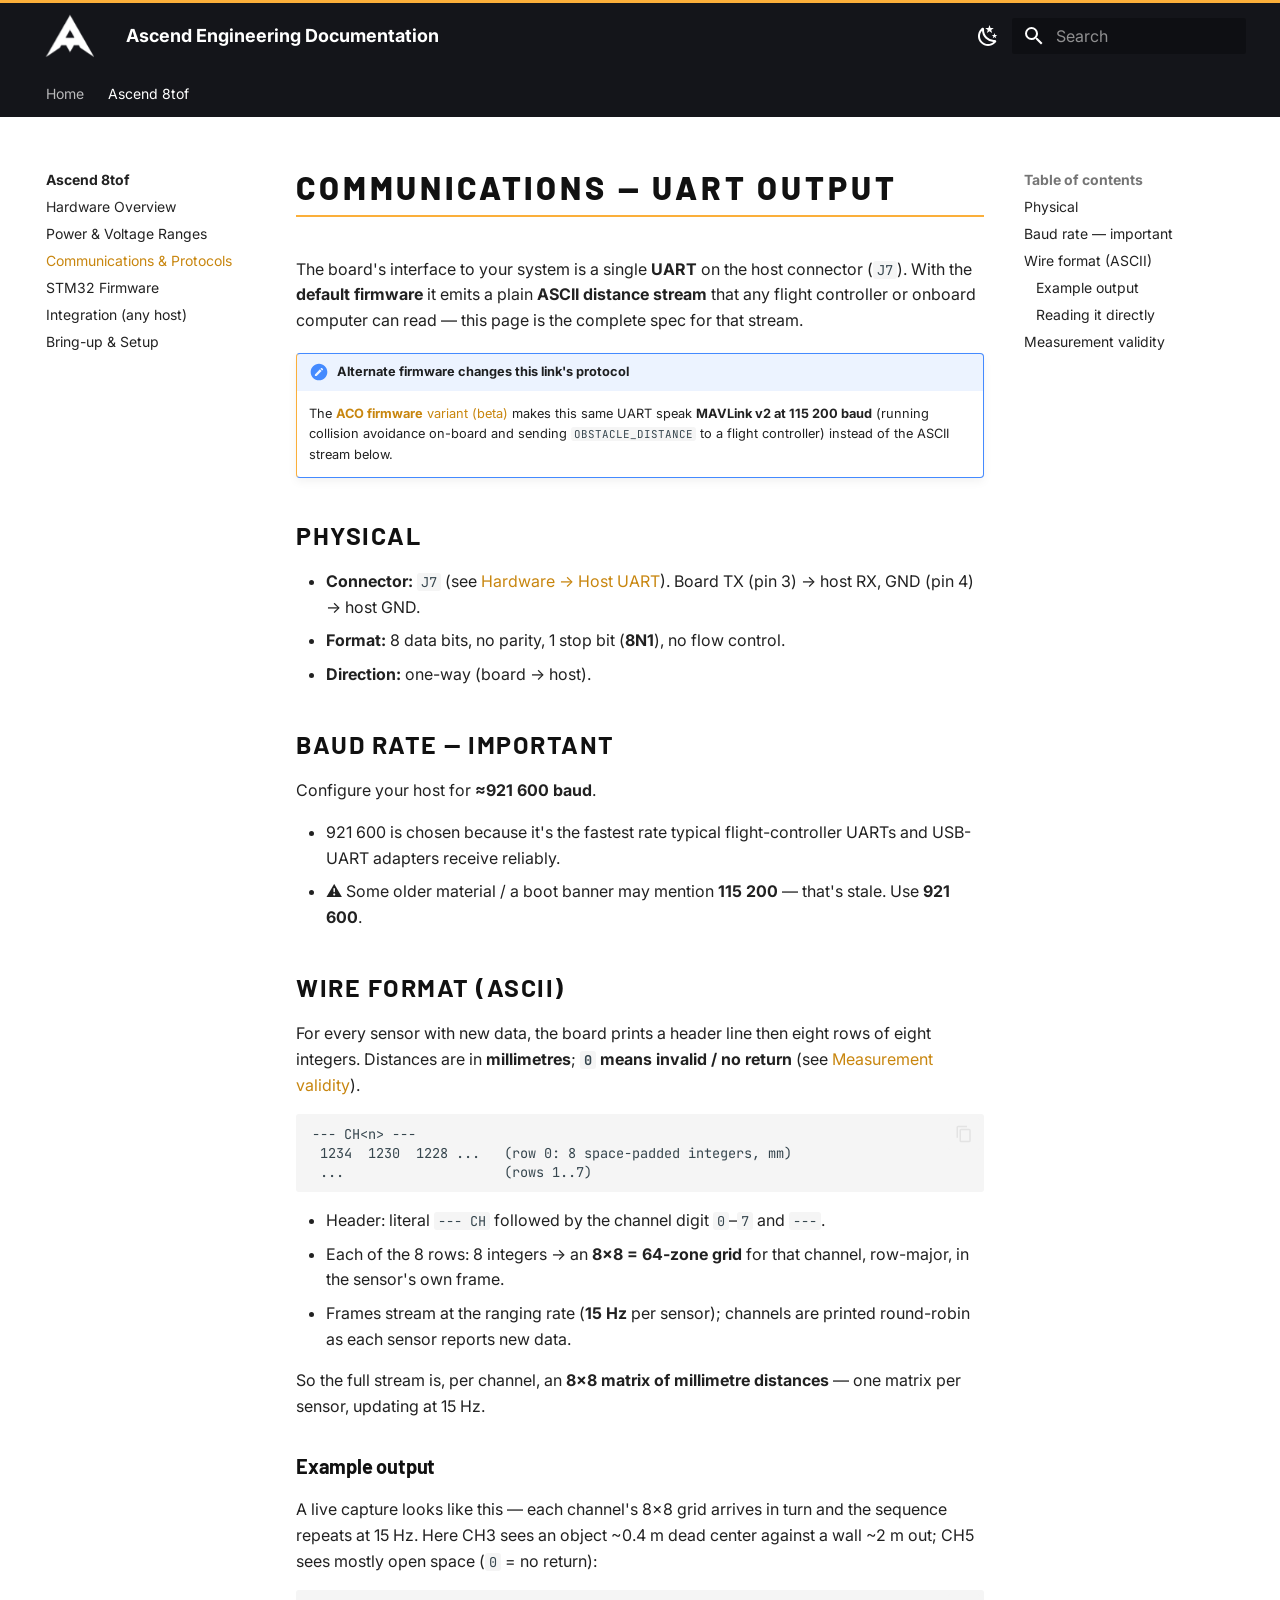
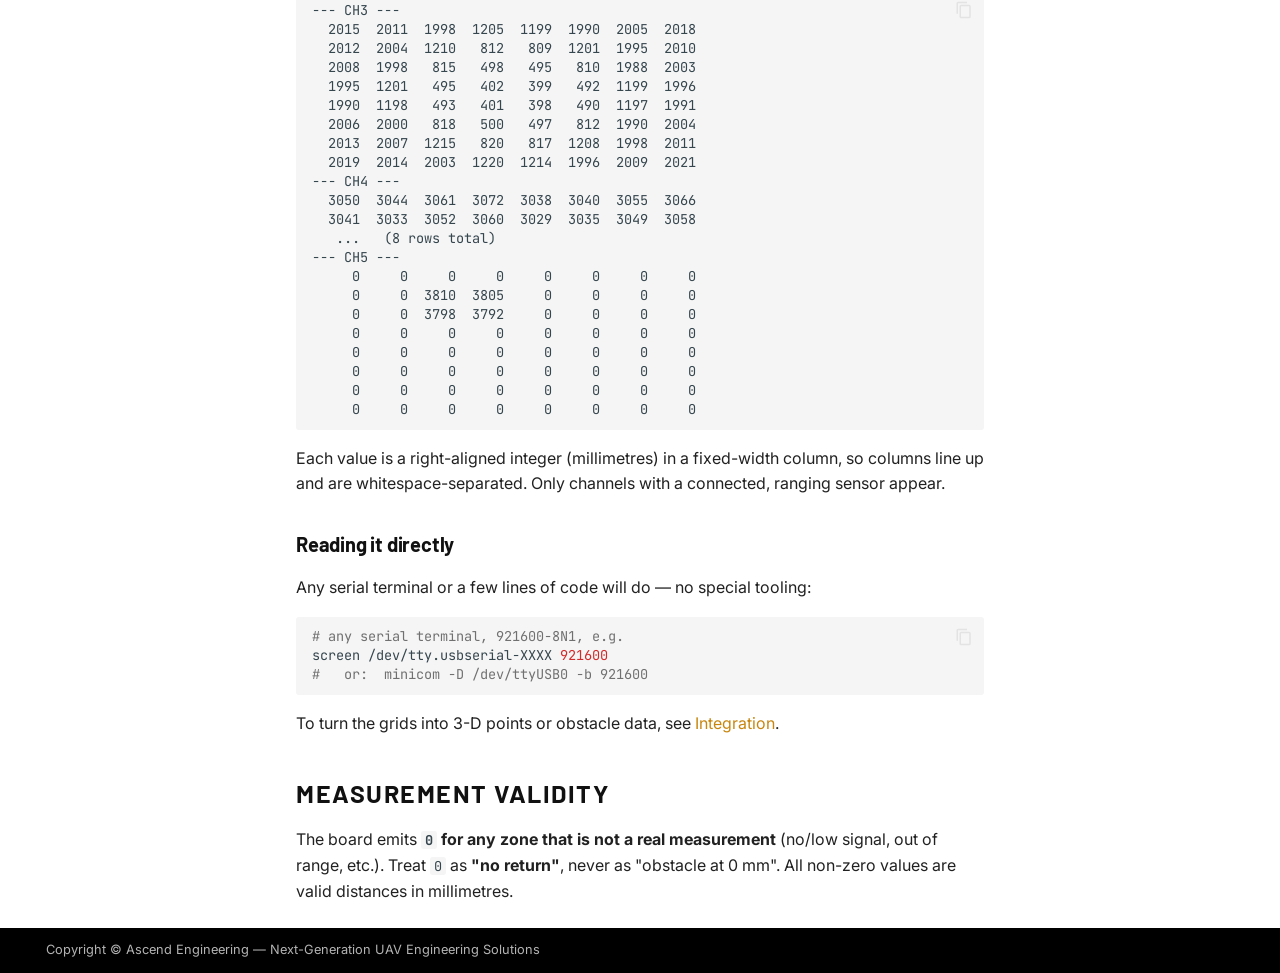
<file: ascend-8tof/03-comms-protocol/index.html>
<!doctype html>
<html lang="en" class="no-js">
  <head>
    
      <meta charset="utf-8">
      <meta name="viewport" content="width=device-width,initial-scale=1">
      
        <meta name="description" content="Documentation for Ascend Engineering hardware and software — UAV companion computers, sensor systems, firmware, and integration guides">
      
      
        <meta name="author" content="Ascend Engineering">
      
      
        <link rel="canonical" href="https://docs.ascendengineer.com/ascend-8tof/03-comms-protocol/">
      
      
        <link rel="prev" href="../02-power/">
      
      
        <link rel="next" href="../04-firmware/">
      
      
        
      
      
      <link rel="icon" href="../../assets/logo-mark.png">
      <meta name="generator" content="mkdocs-1.6.1, mkdocs-material-9.7.6">
    
    
      
        <title>Communications & Protocols - Ascend Engineering Documentation</title>
      
    
    
      <link rel="stylesheet" href="../../assets/stylesheets/main.484c7ddc.min.css">
      
        
        <link rel="stylesheet" href="../../assets/stylesheets/palette.ab4e12ef.min.css">
      
      


    
    
      
    
    
      
        
        
        <link rel="preconnect" href="https://fonts.gstatic.com" crossorigin>
        <link rel="stylesheet" href="https://fonts.googleapis.com/css?family=Inter:300,300i,400,400i,700,700i%7CJetBrains+Mono:400,400i,700,700i&display=fallback">
        <style>:root{--md-text-font:"Inter";--md-code-font:"JetBrains Mono"}</style>
      
    
    
      <link rel="stylesheet" href="../../assets/extra.css">
    
    <script>__md_scope=new URL("../..",location),__md_hash=e=>[...e].reduce(((e,_)=>(e<<5)-e+_.charCodeAt(0)),0),__md_get=(e,_=localStorage,t=__md_scope)=>JSON.parse(_.getItem(t.pathname+"."+e)),__md_set=(e,_,t=localStorage,a=__md_scope)=>{try{t.setItem(a.pathname+"."+e,JSON.stringify(_))}catch(e){}}</script>
    
      

    
    
  </head>
  
  
    
    
      
    
    
    
    
    <body dir="ltr" data-md-color-scheme="default" data-md-color-primary="black" data-md-color-accent="amber">
  
    
    <input class="md-toggle" data-md-toggle="drawer" type="checkbox" id="__drawer" autocomplete="off">
    <input class="md-toggle" data-md-toggle="search" type="checkbox" id="__search" autocomplete="off">
    <label class="md-overlay" for="__drawer"></label>
    <div data-md-component="skip">
      
        
        <a href="#communications-uart-output" class="md-skip">
          Skip to content
        </a>
      
    </div>
    <div data-md-component="announce">
      
    </div>
    
    
      

<header class="md-header" data-md-component="header">
  <nav class="md-header__inner md-grid" aria-label="Header">
    <a href="../.." title="Ascend Engineering Documentation" class="md-header__button md-logo" aria-label="Ascend Engineering Documentation" data-md-component="logo">
      
  <img src="../../assets/logo-inverse.png" alt="logo">

    </a>
    <label class="md-header__button md-icon" for="__drawer">
      
      <svg xmlns="http://www.w3.org/2000/svg" viewBox="0 0 24 24"><path d="M3 6h18v2H3zm0 5h18v2H3zm0 5h18v2H3z"/></svg>
    </label>
    <div class="md-header__title" data-md-component="header-title">
      <div class="md-header__ellipsis">
        <div class="md-header__topic">
          <span class="md-ellipsis">
            Ascend Engineering Documentation
          </span>
        </div>
        <div class="md-header__topic" data-md-component="header-topic">
          <span class="md-ellipsis">
            
              Communications & Protocols
            
          </span>
        </div>
      </div>
    </div>
    
      
        <form class="md-header__option" data-md-component="palette">
  
    
    
    
    <input class="md-option" data-md-color-media="" data-md-color-scheme="default" data-md-color-primary="black" data-md-color-accent="amber"  aria-label="Switch to dark mode"  type="radio" name="__palette" id="__palette_0">
    
      <label class="md-header__button md-icon" title="Switch to dark mode" for="__palette_1" hidden>
        <svg xmlns="http://www.w3.org/2000/svg" viewBox="0 0 24 24"><path d="m17.75 4.09-2.53 1.94.91 3.06-2.63-1.81-2.63 1.81.91-3.06-2.53-1.94L12.44 4l1.06-3 1.06 3zm3.5 6.91-1.64 1.25.59 1.98-1.7-1.17-1.7 1.17.59-1.98L15.75 11l2.06-.05L18.5 9l.69 1.95zm-2.28 4.95c.83-.08 1.72 1.1 1.19 1.85-.32.45-.66.87-1.08 1.27C15.17 23 8.84 23 4.94 19.07c-3.91-3.9-3.91-10.24 0-14.14.4-.4.82-.76 1.27-1.08.75-.53 1.93.36 1.85 1.19-.27 2.86.69 5.83 2.89 8.02a9.96 9.96 0 0 0 8.02 2.89m-1.64 2.02a12.08 12.08 0 0 1-7.8-3.47c-2.17-2.19-3.33-5-3.49-7.82-2.81 3.14-2.7 7.96.31 10.98 3.02 3.01 7.84 3.12 10.98.31"/></svg>
      </label>
    
  
    
    
    
    <input class="md-option" data-md-color-media="" data-md-color-scheme="slate" data-md-color-primary="black" data-md-color-accent="amber"  aria-label="Switch to light mode"  type="radio" name="__palette" id="__palette_1">
    
      <label class="md-header__button md-icon" title="Switch to light mode" for="__palette_0" hidden>
        <svg xmlns="http://www.w3.org/2000/svg" viewBox="0 0 24 24"><path d="M12 7a5 5 0 0 1 5 5 5 5 0 0 1-5 5 5 5 0 0 1-5-5 5 5 0 0 1 5-5m0 2a3 3 0 0 0-3 3 3 3 0 0 0 3 3 3 3 0 0 0 3-3 3 3 0 0 0-3-3m0-7 2.39 3.42C13.65 5.15 12.84 5 12 5s-1.65.15-2.39.42zM3.34 7l4.16-.35A7.2 7.2 0 0 0 5.94 8.5c-.44.74-.69 1.5-.83 2.29zm.02 10 1.76-3.77a7.131 7.131 0 0 0 2.38 4.14zM20.65 7l-1.77 3.79a7.02 7.02 0 0 0-2.38-4.15zm-.01 10-4.14.36c.59-.51 1.12-1.14 1.54-1.86.42-.73.69-1.5.83-2.29zM12 22l-2.41-3.44c.74.27 1.55.44 2.41.44.82 0 1.63-.17 2.37-.44z"/></svg>
      </label>
    
  
</form>
      
    
    
      <script>var palette=__md_get("__palette");if(palette&&palette.color){if("(prefers-color-scheme)"===palette.color.media){var media=matchMedia("(prefers-color-scheme: light)"),input=document.querySelector(media.matches?"[data-md-color-media='(prefers-color-scheme: light)']":"[data-md-color-media='(prefers-color-scheme: dark)']");palette.color.media=input.getAttribute("data-md-color-media"),palette.color.scheme=input.getAttribute("data-md-color-scheme"),palette.color.primary=input.getAttribute("data-md-color-primary"),palette.color.accent=input.getAttribute("data-md-color-accent")}for(var[key,value]of Object.entries(palette.color))document.body.setAttribute("data-md-color-"+key,value)}</script>
    
    
    
      
      
        <label class="md-header__button md-icon" for="__search">
          
          <svg xmlns="http://www.w3.org/2000/svg" viewBox="0 0 24 24"><path d="M9.5 3A6.5 6.5 0 0 1 16 9.5c0 1.61-.59 3.09-1.56 4.23l.27.27h.79l5 5-1.5 1.5-5-5v-.79l-.27-.27A6.52 6.52 0 0 1 9.5 16 6.5 6.5 0 0 1 3 9.5 6.5 6.5 0 0 1 9.5 3m0 2C7 5 5 7 5 9.5S7 14 9.5 14 14 12 14 9.5 12 5 9.5 5"/></svg>
        </label>
        <div class="md-search" data-md-component="search" role="dialog">
  <label class="md-search__overlay" for="__search"></label>
  <div class="md-search__inner" role="search">
    <form class="md-search__form" name="search">
      <input type="text" class="md-search__input" name="query" aria-label="Search" placeholder="Search" autocapitalize="off" autocorrect="off" autocomplete="off" spellcheck="false" data-md-component="search-query" required>
      <label class="md-search__icon md-icon" for="__search">
        
        <svg xmlns="http://www.w3.org/2000/svg" viewBox="0 0 24 24"><path d="M9.5 3A6.5 6.5 0 0 1 16 9.5c0 1.61-.59 3.09-1.56 4.23l.27.27h.79l5 5-1.5 1.5-5-5v-.79l-.27-.27A6.52 6.52 0 0 1 9.5 16 6.5 6.5 0 0 1 3 9.5 6.5 6.5 0 0 1 9.5 3m0 2C7 5 5 7 5 9.5S7 14 9.5 14 14 12 14 9.5 12 5 9.5 5"/></svg>
        
        <svg xmlns="http://www.w3.org/2000/svg" viewBox="0 0 24 24"><path d="M20 11v2H8l5.5 5.5-1.42 1.42L4.16 12l7.92-7.92L13.5 5.5 8 11z"/></svg>
      </label>
      <nav class="md-search__options" aria-label="Search">
        
        <button type="reset" class="md-search__icon md-icon" title="Clear" aria-label="Clear" tabindex="-1">
          
          <svg xmlns="http://www.w3.org/2000/svg" viewBox="0 0 24 24"><path d="M19 6.41 17.59 5 12 10.59 6.41 5 5 6.41 10.59 12 5 17.59 6.41 19 12 13.41 17.59 19 19 17.59 13.41 12z"/></svg>
        </button>
      </nav>
      
        <div class="md-search__suggest" data-md-component="search-suggest"></div>
      
    </form>
    <div class="md-search__output">
      <div class="md-search__scrollwrap" tabindex="0" data-md-scrollfix>
        <div class="md-search-result" data-md-component="search-result">
          <div class="md-search-result__meta">
            Initializing search
          </div>
          <ol class="md-search-result__list" role="presentation"></ol>
        </div>
      </div>
    </div>
  </div>
</div>
      
    
    
  </nav>
  
</header>
    
    <div class="md-container" data-md-component="container">
      
      
        
          
            
<nav class="md-tabs" aria-label="Tabs" data-md-component="tabs">
  <div class="md-grid">
    <ul class="md-tabs__list">
      
        
  
  
  
  
    <li class="md-tabs__item">
      <a href="../.." class="md-tabs__link">
        
  
  
    
  
  Home

      </a>
    </li>
  

      
        
  
  
  
    
  
  
    
    
      <li class="md-tabs__item md-tabs__item--active">
        <a href="../" class="md-tabs__link">
          
  
  
    
  
  Ascend 8tof

        </a>
      </li>
    
  

      
    </ul>
  </div>
</nav>
          
        
      
      <main class="md-main" data-md-component="main">
        <div class="md-main__inner md-grid">
          
            
              
              <div class="md-sidebar md-sidebar--primary" data-md-component="sidebar" data-md-type="navigation" >
                <div class="md-sidebar__scrollwrap">
                  <div class="md-sidebar__inner">
                    


  


<nav class="md-nav md-nav--primary md-nav--lifted" aria-label="Navigation" data-md-level="0">
  <label class="md-nav__title" for="__drawer">
    <a href="../.." title="Ascend Engineering Documentation" class="md-nav__button md-logo" aria-label="Ascend Engineering Documentation" data-md-component="logo">
      
  <img src="../../assets/logo-inverse.png" alt="logo">

    </a>
    Ascend Engineering Documentation
  </label>
  
  <ul class="md-nav__list" data-md-scrollfix>
    
      
      
  
  
  
  
    <li class="md-nav__item">
      <a href="../.." class="md-nav__link">
        
  
  
  <span class="md-ellipsis">
    
  
    Home
  

    
  </span>
  
  

      </a>
    </li>
  

    
      
      
  
  
    
  
  
  
    
    
      
        
          
        
      
        
      
        
      
        
      
        
      
        
      
        
      
    
    
    
      
        
        
      
      
        
      
    
    
    <li class="md-nav__item md-nav__item--active md-nav__item--section md-nav__item--nested">
      
        
        
        <input class="md-nav__toggle md-toggle " type="checkbox" id="__nav_2" checked>
        
          
          <div class="md-nav__link md-nav__container">
            <a href="../" class="md-nav__link ">
              
  
  
  <span class="md-ellipsis">
    
  
    Ascend 8tof
  

    
  </span>
  
  

            </a>
            
              
              <label class="md-nav__link " for="__nav_2" id="__nav_2_label" tabindex="">
                <span class="md-nav__icon md-icon"></span>
              </label>
            
          </div>
        
        <nav class="md-nav" data-md-level="1" aria-labelledby="__nav_2_label" aria-expanded="true">
          <label class="md-nav__title" for="__nav_2">
            <span class="md-nav__icon md-icon"></span>
            
  
    Ascend 8tof
  

          </label>
          <ul class="md-nav__list" data-md-scrollfix>
            
              
            
              
                
  
  
  
  
    <li class="md-nav__item">
      <a href="../01-hardware/" class="md-nav__link">
        
  
  
  <span class="md-ellipsis">
    
  
    Hardware Overview
  

    
  </span>
  
  

      </a>
    </li>
  

              
            
              
                
  
  
  
  
    <li class="md-nav__item">
      <a href="../02-power/" class="md-nav__link">
        
  
  
  <span class="md-ellipsis">
    
  
    Power & Voltage Ranges
  

    
  </span>
  
  

      </a>
    </li>
  

              
            
              
                
  
  
    
  
  
  
    <li class="md-nav__item md-nav__item--active">
      
      <input class="md-nav__toggle md-toggle" type="checkbox" id="__toc">
      
      
        
      
      
        <label class="md-nav__link md-nav__link--active" for="__toc">
          
  
  
  <span class="md-ellipsis">
    
  
    Communications & Protocols
  

    
  </span>
  
  

          <span class="md-nav__icon md-icon"></span>
        </label>
      
      <a href="./" class="md-nav__link md-nav__link--active">
        
  
  
  <span class="md-ellipsis">
    
  
    Communications & Protocols
  

    
  </span>
  
  

      </a>
      
        

<nav class="md-nav md-nav--secondary" aria-label="Table of contents">
  
  
  
    
  
  
    <label class="md-nav__title" for="__toc">
      <span class="md-nav__icon md-icon"></span>
      Table of contents
    </label>
    <ul class="md-nav__list" data-md-component="toc" data-md-scrollfix>
      
        <li class="md-nav__item">
  <a href="#physical" class="md-nav__link">
    <span class="md-ellipsis">
      
        Physical
      
    </span>
  </a>
  
</li>
      
        <li class="md-nav__item">
  <a href="#baud-rate-important" class="md-nav__link">
    <span class="md-ellipsis">
      
        Baud rate — important
      
    </span>
  </a>
  
</li>
      
        <li class="md-nav__item">
  <a href="#wire-format-ascii" class="md-nav__link">
    <span class="md-ellipsis">
      
        Wire format (ASCII)
      
    </span>
  </a>
  
    <nav class="md-nav" aria-label="Wire format (ASCII)">
      <ul class="md-nav__list">
        
          <li class="md-nav__item">
  <a href="#example-output" class="md-nav__link">
    <span class="md-ellipsis">
      
        Example output
      
    </span>
  </a>
  
</li>
        
          <li class="md-nav__item">
  <a href="#reading-it-directly" class="md-nav__link">
    <span class="md-ellipsis">
      
        Reading it directly
      
    </span>
  </a>
  
</li>
        
      </ul>
    </nav>
  
</li>
      
        <li class="md-nav__item">
  <a href="#measurement-validity" class="md-nav__link">
    <span class="md-ellipsis">
      
        Measurement validity
      
    </span>
  </a>
  
</li>
      
    </ul>
  
</nav>
      
    </li>
  

              
            
              
                
  
  
  
  
    <li class="md-nav__item">
      <a href="../04-firmware/" class="md-nav__link">
        
  
  
  <span class="md-ellipsis">
    
  
    STM32 Firmware
  

    
  </span>
  
  

      </a>
    </li>
  

              
            
              
                
  
  
  
  
    <li class="md-nav__item">
      <a href="../05-integration/" class="md-nav__link">
        
  
  
  <span class="md-ellipsis">
    
  
    Integration (any host)
  

    
  </span>
  
  

      </a>
    </li>
  

              
            
              
                
  
  
  
  
    <li class="md-nav__item">
      <a href="../06-bringup-setup/" class="md-nav__link">
        
  
  
  <span class="md-ellipsis">
    
  
    Bring-up & Setup
  

    
  </span>
  
  

      </a>
    </li>
  

              
            
          </ul>
        </nav>
      
    </li>
  

    
  </ul>
</nav>
                  </div>
                </div>
              </div>
            
            
              
              <div class="md-sidebar md-sidebar--secondary" data-md-component="sidebar" data-md-type="toc" >
                <div class="md-sidebar__scrollwrap">
                  <div class="md-sidebar__inner">
                    

<nav class="md-nav md-nav--secondary" aria-label="Table of contents">
  
  
  
    
  
  
    <label class="md-nav__title" for="__toc">
      <span class="md-nav__icon md-icon"></span>
      Table of contents
    </label>
    <ul class="md-nav__list" data-md-component="toc" data-md-scrollfix>
      
        <li class="md-nav__item">
  <a href="#physical" class="md-nav__link">
    <span class="md-ellipsis">
      
        Physical
      
    </span>
  </a>
  
</li>
      
        <li class="md-nav__item">
  <a href="#baud-rate-important" class="md-nav__link">
    <span class="md-ellipsis">
      
        Baud rate — important
      
    </span>
  </a>
  
</li>
      
        <li class="md-nav__item">
  <a href="#wire-format-ascii" class="md-nav__link">
    <span class="md-ellipsis">
      
        Wire format (ASCII)
      
    </span>
  </a>
  
    <nav class="md-nav" aria-label="Wire format (ASCII)">
      <ul class="md-nav__list">
        
          <li class="md-nav__item">
  <a href="#example-output" class="md-nav__link">
    <span class="md-ellipsis">
      
        Example output
      
    </span>
  </a>
  
</li>
        
          <li class="md-nav__item">
  <a href="#reading-it-directly" class="md-nav__link">
    <span class="md-ellipsis">
      
        Reading it directly
      
    </span>
  </a>
  
</li>
        
      </ul>
    </nav>
  
</li>
      
        <li class="md-nav__item">
  <a href="#measurement-validity" class="md-nav__link">
    <span class="md-ellipsis">
      
        Measurement validity
      
    </span>
  </a>
  
</li>
      
    </ul>
  
</nav>
                  </div>
                </div>
              </div>
            
          
          
            <div class="md-content" data-md-component="content">
              
              <article class="md-content__inner md-typeset">
                
                  



<h1 id="communications-uart-output">Communications — UART Output<a class="headerlink" href="#communications-uart-output" title="Permanent link">&para;</a></h1>
<p>The board's interface to your system is a single <strong>UART</strong> on the host connector
(<code>J7</code>). With the <strong>default firmware</strong> it emits a plain <strong>ASCII distance stream</strong>
that any flight controller or onboard computer can read — this page is the
complete spec for that stream.</p>
<div class="admonition note">
<p class="admonition-title">Alternate firmware changes this link's protocol</p>
<p>The <a href="../04-firmware/#aco-firmware-onboard-collision-avoidance-beta"><strong>ACO firmware</strong> variant (beta)</a>
makes this same UART speak <strong>MAVLink v2 at 115 200 baud</strong> (running collision
avoidance on-board and sending <code>OBSTACLE_DISTANCE</code> to a flight controller)
instead of the ASCII stream below.</p>
</div>
<h2 id="physical">Physical<a class="headerlink" href="#physical" title="Permanent link">&para;</a></h2>
<ul>
<li><strong>Connector:</strong> <code>J7</code> (see <a href="../01-hardware/#host-uart-connector-j7-4-pin">Hardware → Host UART</a>).
  Board TX (pin 3) → host RX, GND (pin 4) → host GND.</li>
<li><strong>Format:</strong> 8 data bits, no parity, 1 stop bit (<strong>8N1</strong>), no flow control.</li>
<li><strong>Direction:</strong> one-way (board → host).</li>
</ul>
<h2 id="baud-rate-important">Baud rate — important<a class="headerlink" href="#baud-rate-important" title="Permanent link">&para;</a></h2>
<p>Configure your host for <strong>≈921 600 baud</strong>.</p>
<ul>
<li>921 600 is chosen because it's the fastest rate typical flight-controller UARTs
  and USB-UART adapters receive reliably.</li>
<li>⚠️ Some older material / a boot banner may mention <strong>115 200</strong> — that's stale.
  Use <strong>921 600</strong>.</li>
</ul>
<h2 id="wire-format-ascii">Wire format (ASCII)<a class="headerlink" href="#wire-format-ascii" title="Permanent link">&para;</a></h2>
<p>For every sensor with new data, the board prints a header line then eight rows of
eight integers. Distances are in <strong>millimetres</strong>; <strong><code>0</code> means invalid / no
return</strong> (see <a href="#measurement-validity">Measurement validity</a>).</p>
<div class="highlight"><pre><span></span><code><a id="__codelineno-0-1" name="__codelineno-0-1" href="#__codelineno-0-1"></a>--- CH&lt;n&gt; ---
<a id="__codelineno-0-2" name="__codelineno-0-2" href="#__codelineno-0-2"></a> 1234  1230  1228 ...   (row 0: 8 space-padded integers, mm)
<a id="__codelineno-0-3" name="__codelineno-0-3" href="#__codelineno-0-3"></a> ...                    (rows 1..7)
</code></pre></div>
<ul>
<li>Header: literal <code>--- CH</code> followed by the channel digit <code>0</code>–<code>7</code> and <code>---</code>.</li>
<li>Each of the 8 rows: 8 integers → an <strong>8×8 = 64-zone grid</strong> for that channel,
  row-major, in the sensor's own frame.</li>
<li>Frames stream at the ranging rate (<strong>15 Hz</strong> per sensor); channels are printed
  round-robin as each sensor reports new data.</li>
</ul>
<p>So the full stream is, per channel, an <strong>8×8 matrix of millimetre distances</strong> —
one matrix per sensor, updating at 15 Hz.</p>
<h3 id="example-output">Example output<a class="headerlink" href="#example-output" title="Permanent link">&para;</a></h3>
<p>A live capture looks like this — each channel's 8×8 grid arrives in turn and the
sequence repeats at 15 Hz. Here CH3 sees an object ~0.4 m dead center against a
wall ~2 m out; CH5 sees mostly open space (<code>0</code> = no return):</p>
<div class="highlight"><pre><span></span><code><a id="__codelineno-1-1" name="__codelineno-1-1" href="#__codelineno-1-1"></a>--- CH3 ---
<a id="__codelineno-1-2" name="__codelineno-1-2" href="#__codelineno-1-2"></a>  2015  2011  1998  1205  1199  1990  2005  2018
<a id="__codelineno-1-3" name="__codelineno-1-3" href="#__codelineno-1-3"></a>  2012  2004  1210   812   809  1201  1995  2010
<a id="__codelineno-1-4" name="__codelineno-1-4" href="#__codelineno-1-4"></a>  2008  1998   815   498   495   810  1988  2003
<a id="__codelineno-1-5" name="__codelineno-1-5" href="#__codelineno-1-5"></a>  1995  1201   495   402   399   492  1199  1996
<a id="__codelineno-1-6" name="__codelineno-1-6" href="#__codelineno-1-6"></a>  1990  1198   493   401   398   490  1197  1991
<a id="__codelineno-1-7" name="__codelineno-1-7" href="#__codelineno-1-7"></a>  2006  2000   818   500   497   812  1990  2004
<a id="__codelineno-1-8" name="__codelineno-1-8" href="#__codelineno-1-8"></a>  2013  2007  1215   820   817  1208  1998  2011
<a id="__codelineno-1-9" name="__codelineno-1-9" href="#__codelineno-1-9"></a>  2019  2014  2003  1220  1214  1996  2009  2021
<a id="__codelineno-1-10" name="__codelineno-1-10" href="#__codelineno-1-10"></a>--- CH4 ---
<a id="__codelineno-1-11" name="__codelineno-1-11" href="#__codelineno-1-11"></a>  3050  3044  3061  3072  3038  3040  3055  3066
<a id="__codelineno-1-12" name="__codelineno-1-12" href="#__codelineno-1-12"></a>  3041  3033  3052  3060  3029  3035  3049  3058
<a id="__codelineno-1-13" name="__codelineno-1-13" href="#__codelineno-1-13"></a>   ...   (8 rows total)
<a id="__codelineno-1-14" name="__codelineno-1-14" href="#__codelineno-1-14"></a>--- CH5 ---
<a id="__codelineno-1-15" name="__codelineno-1-15" href="#__codelineno-1-15"></a>     0     0     0     0     0     0     0     0
<a id="__codelineno-1-16" name="__codelineno-1-16" href="#__codelineno-1-16"></a>     0     0  3810  3805     0     0     0     0
<a id="__codelineno-1-17" name="__codelineno-1-17" href="#__codelineno-1-17"></a>     0     0  3798  3792     0     0     0     0
<a id="__codelineno-1-18" name="__codelineno-1-18" href="#__codelineno-1-18"></a>     0     0     0     0     0     0     0     0
<a id="__codelineno-1-19" name="__codelineno-1-19" href="#__codelineno-1-19"></a>     0     0     0     0     0     0     0     0
<a id="__codelineno-1-20" name="__codelineno-1-20" href="#__codelineno-1-20"></a>     0     0     0     0     0     0     0     0
<a id="__codelineno-1-21" name="__codelineno-1-21" href="#__codelineno-1-21"></a>     0     0     0     0     0     0     0     0
<a id="__codelineno-1-22" name="__codelineno-1-22" href="#__codelineno-1-22"></a>     0     0     0     0     0     0     0     0
</code></pre></div>
<p>Each value is a right-aligned integer (millimetres) in a fixed-width column, so
columns line up and are whitespace-separated. Only channels with a connected,
ranging sensor appear.</p>
<h3 id="reading-it-directly">Reading it directly<a class="headerlink" href="#reading-it-directly" title="Permanent link">&para;</a></h3>
<p>Any serial terminal or a few lines of code will do — no special tooling:</p>
<div class="highlight"><pre><span></span><code><a id="__codelineno-2-1" name="__codelineno-2-1" href="#__codelineno-2-1"></a><span class="c1"># any serial terminal, 921600-8N1, e.g.</span>
<a id="__codelineno-2-2" name="__codelineno-2-2" href="#__codelineno-2-2"></a>screen<span class="w"> </span>/dev/tty.usbserial-XXXX<span class="w"> </span><span class="m">921600</span>
<a id="__codelineno-2-3" name="__codelineno-2-3" href="#__codelineno-2-3"></a><span class="c1">#   or:  minicom -D /dev/ttyUSB0 -b 921600</span>
</code></pre></div>
<p>To turn the grids into 3-D points or obstacle data, see
<a href="../05-integration/">Integration</a>.</p>
<h2 id="measurement-validity">Measurement validity<a class="headerlink" href="#measurement-validity" title="Permanent link">&para;</a></h2>
<p>The board emits <strong><code>0</code> for any zone that is not a real measurement</strong> (no/low
signal, out of range, etc.). Treat <code>0</code> as <strong>"no return"</strong>, never as "obstacle at
0 mm". All non-zero values are valid distances in millimetres.</p>












                
              </article>
            </div>
          
          
  <script>var tabs=__md_get("__tabs");if(Array.isArray(tabs))e:for(var set of document.querySelectorAll(".tabbed-set")){var labels=set.querySelector(".tabbed-labels");for(var tab of tabs)for(var label of labels.getElementsByTagName("label"))if(label.innerText.trim()===tab){var input=document.getElementById(label.htmlFor);input.checked=!0;continue e}}</script>

<script>var target=document.getElementById(location.hash.slice(1));target&&target.name&&(target.checked=target.name.startsWith("__tabbed_"))</script>
        </div>
        
          <button type="button" class="md-top md-icon" data-md-component="top" hidden>
  
  <svg xmlns="http://www.w3.org/2000/svg" viewBox="0 0 24 24"><path d="M13 20h-2V8l-5.5 5.5-1.42-1.42L12 4.16l7.92 7.92-1.42 1.42L13 8z"/></svg>
  Back to top
</button>
        
      </main>
      
        <footer class="md-footer">
  
  <div class="md-footer-meta md-typeset">
    <div class="md-footer-meta__inner md-grid">
      <div class="md-copyright">
  
    <div class="md-copyright__highlight">
      Copyright &copy; Ascend Engineering — Next-Generation UAV Engineering Solutions
    </div>
  
  
</div>
      
    </div>
  </div>
</footer>
      
    </div>
    <div class="md-dialog" data-md-component="dialog">
      <div class="md-dialog__inner md-typeset"></div>
    </div>
    
    
    
      
      
      <script id="__config" type="application/json">{"annotate": null, "base": "../..", "features": ["navigation.instant", "navigation.tracking", "navigation.top", "navigation.tabs", "navigation.sections", "navigation.indexes", "toc.follow", "search.suggest", "search.highlight", "content.code.copy", "content.tabs.link"], "search": "../../assets/javascripts/workers/search.2c215733.min.js", "tags": null, "translations": {"clipboard.copied": "Copied to clipboard", "clipboard.copy": "Copy to clipboard", "search.result.more.one": "1 more on this page", "search.result.more.other": "# more on this page", "search.result.none": "No matching documents", "search.result.one": "1 matching document", "search.result.other": "# matching documents", "search.result.placeholder": "Type to start searching", "search.result.term.missing": "Missing", "select.version": "Select version"}, "version": null}</script>
    
    
      <script src="../../assets/javascripts/bundle.79ae519e.min.js"></script>
      
    
  </body>
</html>
</file>
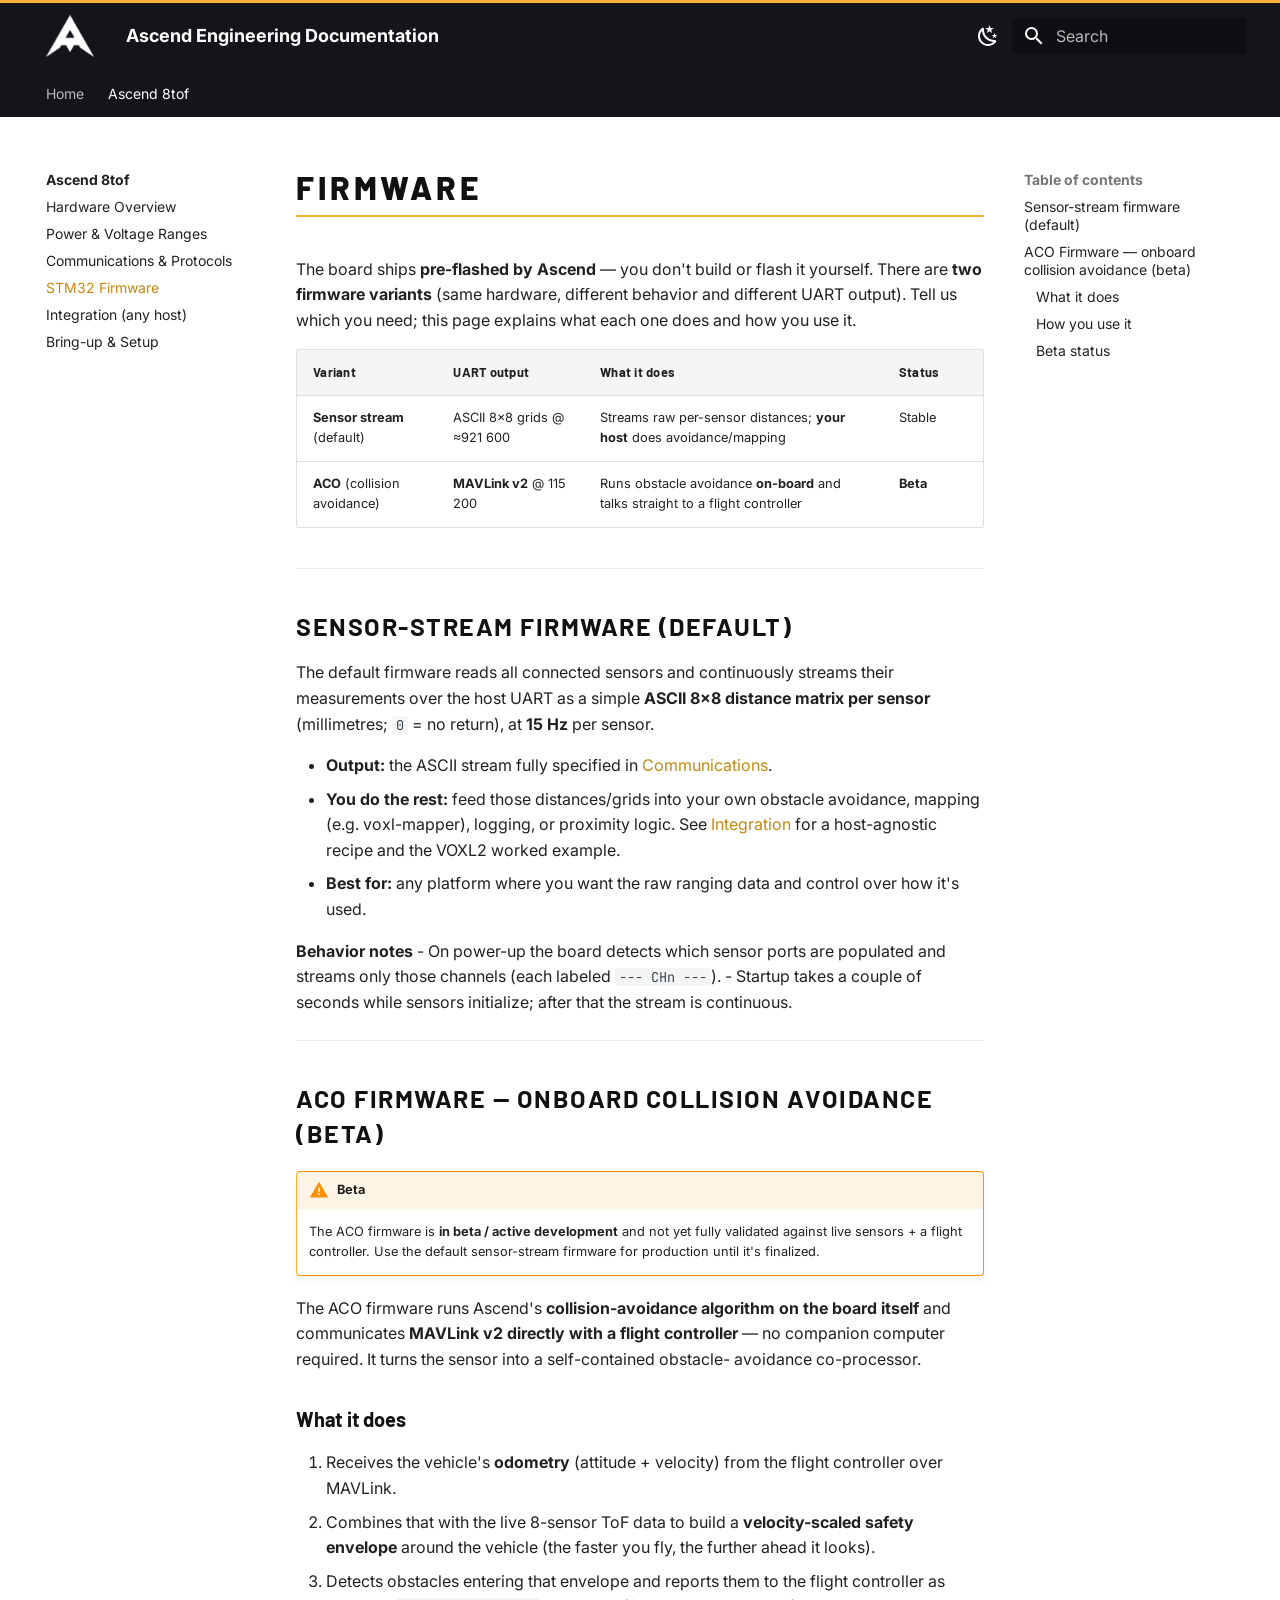
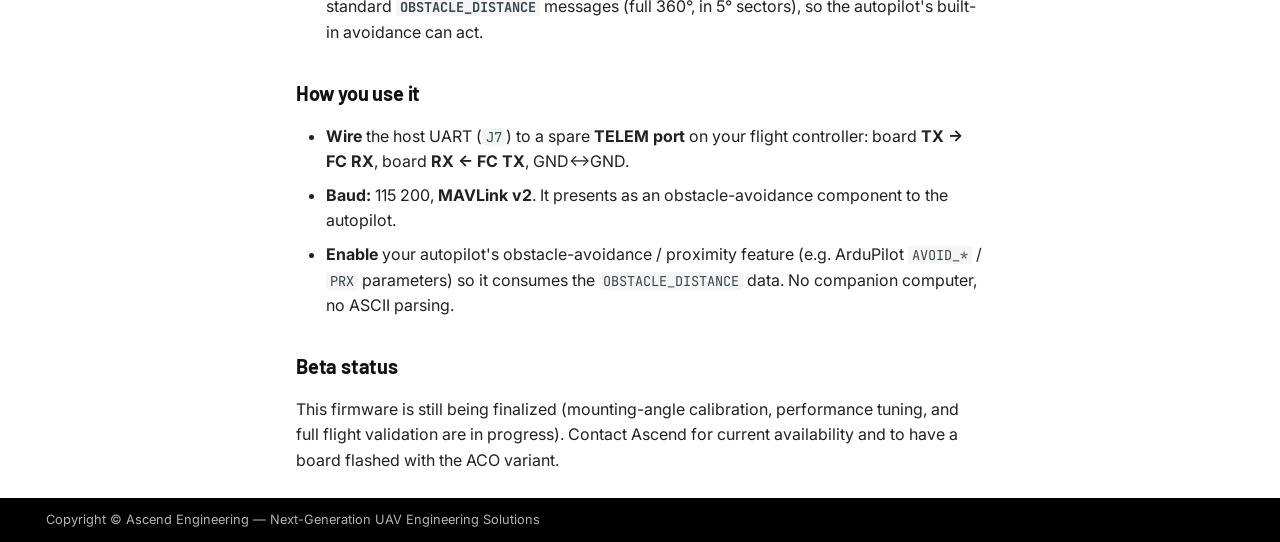
<file: ascend-8tof/04-firmware/index.html>
<!doctype html>
<html lang="en" class="no-js">
  <head>
    
      <meta charset="utf-8">
      <meta name="viewport" content="width=device-width,initial-scale=1">
      
        <meta name="description" content="Documentation for Ascend Engineering hardware and software — UAV companion computers, sensor systems, firmware, and integration guides">
      
      
        <meta name="author" content="Ascend Engineering">
      
      
        <link rel="canonical" href="https://docs.ascendengineer.com/ascend-8tof/04-firmware/">
      
      
        <link rel="prev" href="../03-comms-protocol/">
      
      
        <link rel="next" href="../05-integration/">
      
      
        
      
      
      <link rel="icon" href="../../assets/logo-mark.png">
      <meta name="generator" content="mkdocs-1.6.1, mkdocs-material-9.7.6">
    
    
      
        <title>STM32 Firmware - Ascend Engineering Documentation</title>
      
    
    
      <link rel="stylesheet" href="../../assets/stylesheets/main.484c7ddc.min.css">
      
        
        <link rel="stylesheet" href="../../assets/stylesheets/palette.ab4e12ef.min.css">
      
      


    
    
      
    
    
      
        
        
        <link rel="preconnect" href="https://fonts.gstatic.com" crossorigin>
        <link rel="stylesheet" href="https://fonts.googleapis.com/css?family=Inter:300,300i,400,400i,700,700i%7CJetBrains+Mono:400,400i,700,700i&display=fallback">
        <style>:root{--md-text-font:"Inter";--md-code-font:"JetBrains Mono"}</style>
      
    
    
      <link rel="stylesheet" href="../../assets/extra.css">
    
    <script>__md_scope=new URL("../..",location),__md_hash=e=>[...e].reduce(((e,_)=>(e<<5)-e+_.charCodeAt(0)),0),__md_get=(e,_=localStorage,t=__md_scope)=>JSON.parse(_.getItem(t.pathname+"."+e)),__md_set=(e,_,t=localStorage,a=__md_scope)=>{try{t.setItem(a.pathname+"."+e,JSON.stringify(_))}catch(e){}}</script>
    
      

    
    
  </head>
  
  
    
    
      
    
    
    
    
    <body dir="ltr" data-md-color-scheme="default" data-md-color-primary="black" data-md-color-accent="amber">
  
    
    <input class="md-toggle" data-md-toggle="drawer" type="checkbox" id="__drawer" autocomplete="off">
    <input class="md-toggle" data-md-toggle="search" type="checkbox" id="__search" autocomplete="off">
    <label class="md-overlay" for="__drawer"></label>
    <div data-md-component="skip">
      
        
        <a href="#firmware" class="md-skip">
          Skip to content
        </a>
      
    </div>
    <div data-md-component="announce">
      
    </div>
    
    
      

<header class="md-header" data-md-component="header">
  <nav class="md-header__inner md-grid" aria-label="Header">
    <a href="../.." title="Ascend Engineering Documentation" class="md-header__button md-logo" aria-label="Ascend Engineering Documentation" data-md-component="logo">
      
  <img src="../../assets/logo-inverse.png" alt="logo">

    </a>
    <label class="md-header__button md-icon" for="__drawer">
      
      <svg xmlns="http://www.w3.org/2000/svg" viewBox="0 0 24 24"><path d="M3 6h18v2H3zm0 5h18v2H3zm0 5h18v2H3z"/></svg>
    </label>
    <div class="md-header__title" data-md-component="header-title">
      <div class="md-header__ellipsis">
        <div class="md-header__topic">
          <span class="md-ellipsis">
            Ascend Engineering Documentation
          </span>
        </div>
        <div class="md-header__topic" data-md-component="header-topic">
          <span class="md-ellipsis">
            
              STM32 Firmware
            
          </span>
        </div>
      </div>
    </div>
    
      
        <form class="md-header__option" data-md-component="palette">
  
    
    
    
    <input class="md-option" data-md-color-media="" data-md-color-scheme="default" data-md-color-primary="black" data-md-color-accent="amber"  aria-label="Switch to dark mode"  type="radio" name="__palette" id="__palette_0">
    
      <label class="md-header__button md-icon" title="Switch to dark mode" for="__palette_1" hidden>
        <svg xmlns="http://www.w3.org/2000/svg" viewBox="0 0 24 24"><path d="m17.75 4.09-2.53 1.94.91 3.06-2.63-1.81-2.63 1.81.91-3.06-2.53-1.94L12.44 4l1.06-3 1.06 3zm3.5 6.91-1.64 1.25.59 1.98-1.7-1.17-1.7 1.17.59-1.98L15.75 11l2.06-.05L18.5 9l.69 1.95zm-2.28 4.95c.83-.08 1.72 1.1 1.19 1.85-.32.45-.66.87-1.08 1.27C15.17 23 8.84 23 4.94 19.07c-3.91-3.9-3.91-10.24 0-14.14.4-.4.82-.76 1.27-1.08.75-.53 1.93.36 1.85 1.19-.27 2.86.69 5.83 2.89 8.02a9.96 9.96 0 0 0 8.02 2.89m-1.64 2.02a12.08 12.08 0 0 1-7.8-3.47c-2.17-2.19-3.33-5-3.49-7.82-2.81 3.14-2.7 7.96.31 10.98 3.02 3.01 7.84 3.12 10.98.31"/></svg>
      </label>
    
  
    
    
    
    <input class="md-option" data-md-color-media="" data-md-color-scheme="slate" data-md-color-primary="black" data-md-color-accent="amber"  aria-label="Switch to light mode"  type="radio" name="__palette" id="__palette_1">
    
      <label class="md-header__button md-icon" title="Switch to light mode" for="__palette_0" hidden>
        <svg xmlns="http://www.w3.org/2000/svg" viewBox="0 0 24 24"><path d="M12 7a5 5 0 0 1 5 5 5 5 0 0 1-5 5 5 5 0 0 1-5-5 5 5 0 0 1 5-5m0 2a3 3 0 0 0-3 3 3 3 0 0 0 3 3 3 3 0 0 0 3-3 3 3 0 0 0-3-3m0-7 2.39 3.42C13.65 5.15 12.84 5 12 5s-1.65.15-2.39.42zM3.34 7l4.16-.35A7.2 7.2 0 0 0 5.94 8.5c-.44.74-.69 1.5-.83 2.29zm.02 10 1.76-3.77a7.131 7.131 0 0 0 2.38 4.14zM20.65 7l-1.77 3.79a7.02 7.02 0 0 0-2.38-4.15zm-.01 10-4.14.36c.59-.51 1.12-1.14 1.54-1.86.42-.73.69-1.5.83-2.29zM12 22l-2.41-3.44c.74.27 1.55.44 2.41.44.82 0 1.63-.17 2.37-.44z"/></svg>
      </label>
    
  
</form>
      
    
    
      <script>var palette=__md_get("__palette");if(palette&&palette.color){if("(prefers-color-scheme)"===palette.color.media){var media=matchMedia("(prefers-color-scheme: light)"),input=document.querySelector(media.matches?"[data-md-color-media='(prefers-color-scheme: light)']":"[data-md-color-media='(prefers-color-scheme: dark)']");palette.color.media=input.getAttribute("data-md-color-media"),palette.color.scheme=input.getAttribute("data-md-color-scheme"),palette.color.primary=input.getAttribute("data-md-color-primary"),palette.color.accent=input.getAttribute("data-md-color-accent")}for(var[key,value]of Object.entries(palette.color))document.body.setAttribute("data-md-color-"+key,value)}</script>
    
    
    
      
      
        <label class="md-header__button md-icon" for="__search">
          
          <svg xmlns="http://www.w3.org/2000/svg" viewBox="0 0 24 24"><path d="M9.5 3A6.5 6.5 0 0 1 16 9.5c0 1.61-.59 3.09-1.56 4.23l.27.27h.79l5 5-1.5 1.5-5-5v-.79l-.27-.27A6.52 6.52 0 0 1 9.5 16 6.5 6.5 0 0 1 3 9.5 6.5 6.5 0 0 1 9.5 3m0 2C7 5 5 7 5 9.5S7 14 9.5 14 14 12 14 9.5 12 5 9.5 5"/></svg>
        </label>
        <div class="md-search" data-md-component="search" role="dialog">
  <label class="md-search__overlay" for="__search"></label>
  <div class="md-search__inner" role="search">
    <form class="md-search__form" name="search">
      <input type="text" class="md-search__input" name="query" aria-label="Search" placeholder="Search" autocapitalize="off" autocorrect="off" autocomplete="off" spellcheck="false" data-md-component="search-query" required>
      <label class="md-search__icon md-icon" for="__search">
        
        <svg xmlns="http://www.w3.org/2000/svg" viewBox="0 0 24 24"><path d="M9.5 3A6.5 6.5 0 0 1 16 9.5c0 1.61-.59 3.09-1.56 4.23l.27.27h.79l5 5-1.5 1.5-5-5v-.79l-.27-.27A6.52 6.52 0 0 1 9.5 16 6.5 6.5 0 0 1 3 9.5 6.5 6.5 0 0 1 9.5 3m0 2C7 5 5 7 5 9.5S7 14 9.5 14 14 12 14 9.5 12 5 9.5 5"/></svg>
        
        <svg xmlns="http://www.w3.org/2000/svg" viewBox="0 0 24 24"><path d="M20 11v2H8l5.5 5.5-1.42 1.42L4.16 12l7.92-7.92L13.5 5.5 8 11z"/></svg>
      </label>
      <nav class="md-search__options" aria-label="Search">
        
        <button type="reset" class="md-search__icon md-icon" title="Clear" aria-label="Clear" tabindex="-1">
          
          <svg xmlns="http://www.w3.org/2000/svg" viewBox="0 0 24 24"><path d="M19 6.41 17.59 5 12 10.59 6.41 5 5 6.41 10.59 12 5 17.59 6.41 19 12 13.41 17.59 19 19 17.59 13.41 12z"/></svg>
        </button>
      </nav>
      
        <div class="md-search__suggest" data-md-component="search-suggest"></div>
      
    </form>
    <div class="md-search__output">
      <div class="md-search__scrollwrap" tabindex="0" data-md-scrollfix>
        <div class="md-search-result" data-md-component="search-result">
          <div class="md-search-result__meta">
            Initializing search
          </div>
          <ol class="md-search-result__list" role="presentation"></ol>
        </div>
      </div>
    </div>
  </div>
</div>
      
    
    
  </nav>
  
</header>
    
    <div class="md-container" data-md-component="container">
      
      
        
          
            
<nav class="md-tabs" aria-label="Tabs" data-md-component="tabs">
  <div class="md-grid">
    <ul class="md-tabs__list">
      
        
  
  
  
  
    <li class="md-tabs__item">
      <a href="../.." class="md-tabs__link">
        
  
  
    
  
  Home

      </a>
    </li>
  

      
        
  
  
  
    
  
  
    
    
      <li class="md-tabs__item md-tabs__item--active">
        <a href="../" class="md-tabs__link">
          
  
  
    
  
  Ascend 8tof

        </a>
      </li>
    
  

      
    </ul>
  </div>
</nav>
          
        
      
      <main class="md-main" data-md-component="main">
        <div class="md-main__inner md-grid">
          
            
              
              <div class="md-sidebar md-sidebar--primary" data-md-component="sidebar" data-md-type="navigation" >
                <div class="md-sidebar__scrollwrap">
                  <div class="md-sidebar__inner">
                    


  


<nav class="md-nav md-nav--primary md-nav--lifted" aria-label="Navigation" data-md-level="0">
  <label class="md-nav__title" for="__drawer">
    <a href="../.." title="Ascend Engineering Documentation" class="md-nav__button md-logo" aria-label="Ascend Engineering Documentation" data-md-component="logo">
      
  <img src="../../assets/logo-inverse.png" alt="logo">

    </a>
    Ascend Engineering Documentation
  </label>
  
  <ul class="md-nav__list" data-md-scrollfix>
    
      
      
  
  
  
  
    <li class="md-nav__item">
      <a href="../.." class="md-nav__link">
        
  
  
  <span class="md-ellipsis">
    
  
    Home
  

    
  </span>
  
  

      </a>
    </li>
  

    
      
      
  
  
    
  
  
  
    
    
      
        
          
        
      
        
      
        
      
        
      
        
      
        
      
        
      
    
    
    
      
        
        
      
      
        
      
    
    
    <li class="md-nav__item md-nav__item--active md-nav__item--section md-nav__item--nested">
      
        
        
        <input class="md-nav__toggle md-toggle " type="checkbox" id="__nav_2" checked>
        
          
          <div class="md-nav__link md-nav__container">
            <a href="../" class="md-nav__link ">
              
  
  
  <span class="md-ellipsis">
    
  
    Ascend 8tof
  

    
  </span>
  
  

            </a>
            
              
              <label class="md-nav__link " for="__nav_2" id="__nav_2_label" tabindex="">
                <span class="md-nav__icon md-icon"></span>
              </label>
            
          </div>
        
        <nav class="md-nav" data-md-level="1" aria-labelledby="__nav_2_label" aria-expanded="true">
          <label class="md-nav__title" for="__nav_2">
            <span class="md-nav__icon md-icon"></span>
            
  
    Ascend 8tof
  

          </label>
          <ul class="md-nav__list" data-md-scrollfix>
            
              
            
              
                
  
  
  
  
    <li class="md-nav__item">
      <a href="../01-hardware/" class="md-nav__link">
        
  
  
  <span class="md-ellipsis">
    
  
    Hardware Overview
  

    
  </span>
  
  

      </a>
    </li>
  

              
            
              
                
  
  
  
  
    <li class="md-nav__item">
      <a href="../02-power/" class="md-nav__link">
        
  
  
  <span class="md-ellipsis">
    
  
    Power & Voltage Ranges
  

    
  </span>
  
  

      </a>
    </li>
  

              
            
              
                
  
  
  
  
    <li class="md-nav__item">
      <a href="../03-comms-protocol/" class="md-nav__link">
        
  
  
  <span class="md-ellipsis">
    
  
    Communications & Protocols
  

    
  </span>
  
  

      </a>
    </li>
  

              
            
              
                
  
  
    
  
  
  
    <li class="md-nav__item md-nav__item--active">
      
      <input class="md-nav__toggle md-toggle" type="checkbox" id="__toc">
      
      
        
      
      
        <label class="md-nav__link md-nav__link--active" for="__toc">
          
  
  
  <span class="md-ellipsis">
    
  
    STM32 Firmware
  

    
  </span>
  
  

          <span class="md-nav__icon md-icon"></span>
        </label>
      
      <a href="./" class="md-nav__link md-nav__link--active">
        
  
  
  <span class="md-ellipsis">
    
  
    STM32 Firmware
  

    
  </span>
  
  

      </a>
      
        

<nav class="md-nav md-nav--secondary" aria-label="Table of contents">
  
  
  
    
  
  
    <label class="md-nav__title" for="__toc">
      <span class="md-nav__icon md-icon"></span>
      Table of contents
    </label>
    <ul class="md-nav__list" data-md-component="toc" data-md-scrollfix>
      
        <li class="md-nav__item">
  <a href="#sensor-stream-firmware-default" class="md-nav__link">
    <span class="md-ellipsis">
      
        Sensor-stream firmware (default)
      
    </span>
  </a>
  
</li>
      
        <li class="md-nav__item">
  <a href="#aco-firmware-onboard-collision-avoidance-beta" class="md-nav__link">
    <span class="md-ellipsis">
      
        ACO Firmware — onboard collision avoidance (beta)
      
    </span>
  </a>
  
    <nav class="md-nav" aria-label="ACO Firmware — onboard collision avoidance (beta)">
      <ul class="md-nav__list">
        
          <li class="md-nav__item">
  <a href="#what-it-does" class="md-nav__link">
    <span class="md-ellipsis">
      
        What it does
      
    </span>
  </a>
  
</li>
        
          <li class="md-nav__item">
  <a href="#how-you-use-it" class="md-nav__link">
    <span class="md-ellipsis">
      
        How you use it
      
    </span>
  </a>
  
</li>
        
          <li class="md-nav__item">
  <a href="#beta-status" class="md-nav__link">
    <span class="md-ellipsis">
      
        Beta status
      
    </span>
  </a>
  
</li>
        
      </ul>
    </nav>
  
</li>
      
    </ul>
  
</nav>
      
    </li>
  

              
            
              
                
  
  
  
  
    <li class="md-nav__item">
      <a href="../05-integration/" class="md-nav__link">
        
  
  
  <span class="md-ellipsis">
    
  
    Integration (any host)
  

    
  </span>
  
  

      </a>
    </li>
  

              
            
              
                
  
  
  
  
    <li class="md-nav__item">
      <a href="../06-bringup-setup/" class="md-nav__link">
        
  
  
  <span class="md-ellipsis">
    
  
    Bring-up & Setup
  

    
  </span>
  
  

      </a>
    </li>
  

              
            
          </ul>
        </nav>
      
    </li>
  

    
  </ul>
</nav>
                  </div>
                </div>
              </div>
            
            
              
              <div class="md-sidebar md-sidebar--secondary" data-md-component="sidebar" data-md-type="toc" >
                <div class="md-sidebar__scrollwrap">
                  <div class="md-sidebar__inner">
                    

<nav class="md-nav md-nav--secondary" aria-label="Table of contents">
  
  
  
    
  
  
    <label class="md-nav__title" for="__toc">
      <span class="md-nav__icon md-icon"></span>
      Table of contents
    </label>
    <ul class="md-nav__list" data-md-component="toc" data-md-scrollfix>
      
        <li class="md-nav__item">
  <a href="#sensor-stream-firmware-default" class="md-nav__link">
    <span class="md-ellipsis">
      
        Sensor-stream firmware (default)
      
    </span>
  </a>
  
</li>
      
        <li class="md-nav__item">
  <a href="#aco-firmware-onboard-collision-avoidance-beta" class="md-nav__link">
    <span class="md-ellipsis">
      
        ACO Firmware — onboard collision avoidance (beta)
      
    </span>
  </a>
  
    <nav class="md-nav" aria-label="ACO Firmware — onboard collision avoidance (beta)">
      <ul class="md-nav__list">
        
          <li class="md-nav__item">
  <a href="#what-it-does" class="md-nav__link">
    <span class="md-ellipsis">
      
        What it does
      
    </span>
  </a>
  
</li>
        
          <li class="md-nav__item">
  <a href="#how-you-use-it" class="md-nav__link">
    <span class="md-ellipsis">
      
        How you use it
      
    </span>
  </a>
  
</li>
        
          <li class="md-nav__item">
  <a href="#beta-status" class="md-nav__link">
    <span class="md-ellipsis">
      
        Beta status
      
    </span>
  </a>
  
</li>
        
      </ul>
    </nav>
  
</li>
      
    </ul>
  
</nav>
                  </div>
                </div>
              </div>
            
          
          
            <div class="md-content" data-md-component="content">
              
              <article class="md-content__inner md-typeset">
                
                  



<h1 id="firmware">Firmware<a class="headerlink" href="#firmware" title="Permanent link">&para;</a></h1>
<p>The board ships <strong>pre-flashed by Ascend</strong> — you don't build or flash it yourself.
There are <strong>two firmware variants</strong> (same hardware, different behavior and
different UART output). Tell us which you need; this page explains what each one
does and how you use it.</p>
<table>
<thead>
<tr>
<th>Variant</th>
<th>UART output</th>
<th>What it does</th>
<th>Status</th>
</tr>
</thead>
<tbody>
<tr>
<td><strong>Sensor stream</strong> (default)</td>
<td>ASCII 8×8 grids @ ≈921 600</td>
<td>Streams raw per-sensor distances; <strong>your host</strong> does avoidance/mapping</td>
<td>Stable</td>
</tr>
<tr>
<td><strong>ACO</strong> (collision avoidance)</td>
<td><strong>MAVLink v2</strong> @ 115 200</td>
<td>Runs obstacle avoidance <strong>on-board</strong> and talks straight to a flight controller</td>
<td><strong>Beta</strong></td>
</tr>
</tbody>
</table>
<hr />
<h2 id="sensor-stream-firmware-default">Sensor-stream firmware (default)<a class="headerlink" href="#sensor-stream-firmware-default" title="Permanent link">&para;</a></h2>
<p>The default firmware reads all connected sensors and continuously streams their
measurements over the host UART as a simple <strong>ASCII 8×8 distance matrix per
sensor</strong> (millimetres; <code>0</code> = no return), at <strong>15 Hz</strong> per sensor.</p>
<ul>
<li><strong>Output:</strong> the ASCII stream fully specified in
  <a href="../03-comms-protocol/">Communications</a>.</li>
<li><strong>You do the rest:</strong> feed those distances/grids into your own obstacle
  avoidance, mapping (e.g. voxl-mapper), logging, or proximity logic. See
  <a href="../05-integration/">Integration</a> for a host-agnostic recipe and the VOXL2
  worked example.</li>
<li><strong>Best for:</strong> any platform where you want the raw ranging data and control over
  how it's used.</li>
</ul>
<p><strong>Behavior notes</strong>
- On power-up the board detects which sensor ports are populated and streams only
  those channels (each labeled <code>--- CHn ---</code>).
- Startup takes a couple of seconds while sensors initialize; after that the
  stream is continuous.</p>
<hr />
<h2 id="aco-firmware-onboard-collision-avoidance-beta">ACO Firmware — onboard collision avoidance (beta)<a class="headerlink" href="#aco-firmware-onboard-collision-avoidance-beta" title="Permanent link">&para;</a></h2>
<div class="admonition warning">
<p class="admonition-title">Beta</p>
<p>The ACO firmware is <strong>in beta / active development</strong> and not yet fully
validated against live sensors + a flight controller. Use the default
sensor-stream firmware for production until it's finalized.</p>
</div>
<p>The ACO firmware runs Ascend's <strong>collision-avoidance algorithm on the board
itself</strong> and communicates <strong>MAVLink v2 directly with a flight controller</strong> — no
companion computer required. It turns the sensor into a self-contained obstacle-
avoidance co-processor.</p>
<h3 id="what-it-does">What it does<a class="headerlink" href="#what-it-does" title="Permanent link">&para;</a></h3>
<ol>
<li>Receives the vehicle's <strong>odometry</strong> (attitude + velocity) from the flight
   controller over MAVLink.</li>
<li>Combines that with the live 8-sensor ToF data to build a <strong>velocity-scaled
   safety envelope</strong> around the vehicle (the faster you fly, the further ahead it
   looks).</li>
<li>Detects obstacles entering that envelope and reports them to the flight
   controller as standard <strong><code>OBSTACLE_DISTANCE</code></strong> messages (full 360°, in 5°
   sectors), so the autopilot's built-in avoidance can act.</li>
</ol>
<h3 id="how-you-use-it">How you use it<a class="headerlink" href="#how-you-use-it" title="Permanent link">&para;</a></h3>
<ul>
<li><strong>Wire</strong> the host UART (<code>J7</code>) to a spare <strong>TELEM port</strong> on your flight
  controller: board <strong>TX → FC RX</strong>, board <strong>RX ← FC TX</strong>, GND↔GND.</li>
<li><strong>Baud:</strong> 115 200, <strong>MAVLink v2</strong>. It presents as an obstacle-avoidance
  component to the autopilot.</li>
<li><strong>Enable</strong> your autopilot's obstacle-avoidance / proximity feature (e.g.
  ArduPilot <code>AVOID_*</code> / <code>PRX</code> parameters) so it consumes the <code>OBSTACLE_DISTANCE</code>
  data. No companion computer, no ASCII parsing.</li>
</ul>
<h3 id="beta-status">Beta status<a class="headerlink" href="#beta-status" title="Permanent link">&para;</a></h3>
<p>This firmware is still being finalized (mounting-angle calibration, performance
tuning, and full flight validation are in progress). Contact Ascend for current
availability and to have a board flashed with the ACO variant.</p>












                
              </article>
            </div>
          
          
  <script>var tabs=__md_get("__tabs");if(Array.isArray(tabs))e:for(var set of document.querySelectorAll(".tabbed-set")){var labels=set.querySelector(".tabbed-labels");for(var tab of tabs)for(var label of labels.getElementsByTagName("label"))if(label.innerText.trim()===tab){var input=document.getElementById(label.htmlFor);input.checked=!0;continue e}}</script>

<script>var target=document.getElementById(location.hash.slice(1));target&&target.name&&(target.checked=target.name.startsWith("__tabbed_"))</script>
        </div>
        
          <button type="button" class="md-top md-icon" data-md-component="top" hidden>
  
  <svg xmlns="http://www.w3.org/2000/svg" viewBox="0 0 24 24"><path d="M13 20h-2V8l-5.5 5.5-1.42-1.42L12 4.16l7.92 7.92-1.42 1.42L13 8z"/></svg>
  Back to top
</button>
        
      </main>
      
        <footer class="md-footer">
  
  <div class="md-footer-meta md-typeset">
    <div class="md-footer-meta__inner md-grid">
      <div class="md-copyright">
  
    <div class="md-copyright__highlight">
      Copyright &copy; Ascend Engineering — Next-Generation UAV Engineering Solutions
    </div>
  
  
</div>
      
    </div>
  </div>
</footer>
      
    </div>
    <div class="md-dialog" data-md-component="dialog">
      <div class="md-dialog__inner md-typeset"></div>
    </div>
    
    
    
      
      
      <script id="__config" type="application/json">{"annotate": null, "base": "../..", "features": ["navigation.instant", "navigation.tracking", "navigation.top", "navigation.tabs", "navigation.sections", "navigation.indexes", "toc.follow", "search.suggest", "search.highlight", "content.code.copy", "content.tabs.link"], "search": "../../assets/javascripts/workers/search.2c215733.min.js", "tags": null, "translations": {"clipboard.copied": "Copied to clipboard", "clipboard.copy": "Copy to clipboard", "search.result.more.one": "1 more on this page", "search.result.more.other": "# more on this page", "search.result.none": "No matching documents", "search.result.one": "1 matching document", "search.result.other": "# matching documents", "search.result.placeholder": "Type to start searching", "search.result.term.missing": "Missing", "select.version": "Select version"}, "version": null}</script>
    
    
      <script src="../../assets/javascripts/bundle.79ae519e.min.js"></script>
      
    
  </body>
</html>
</file>
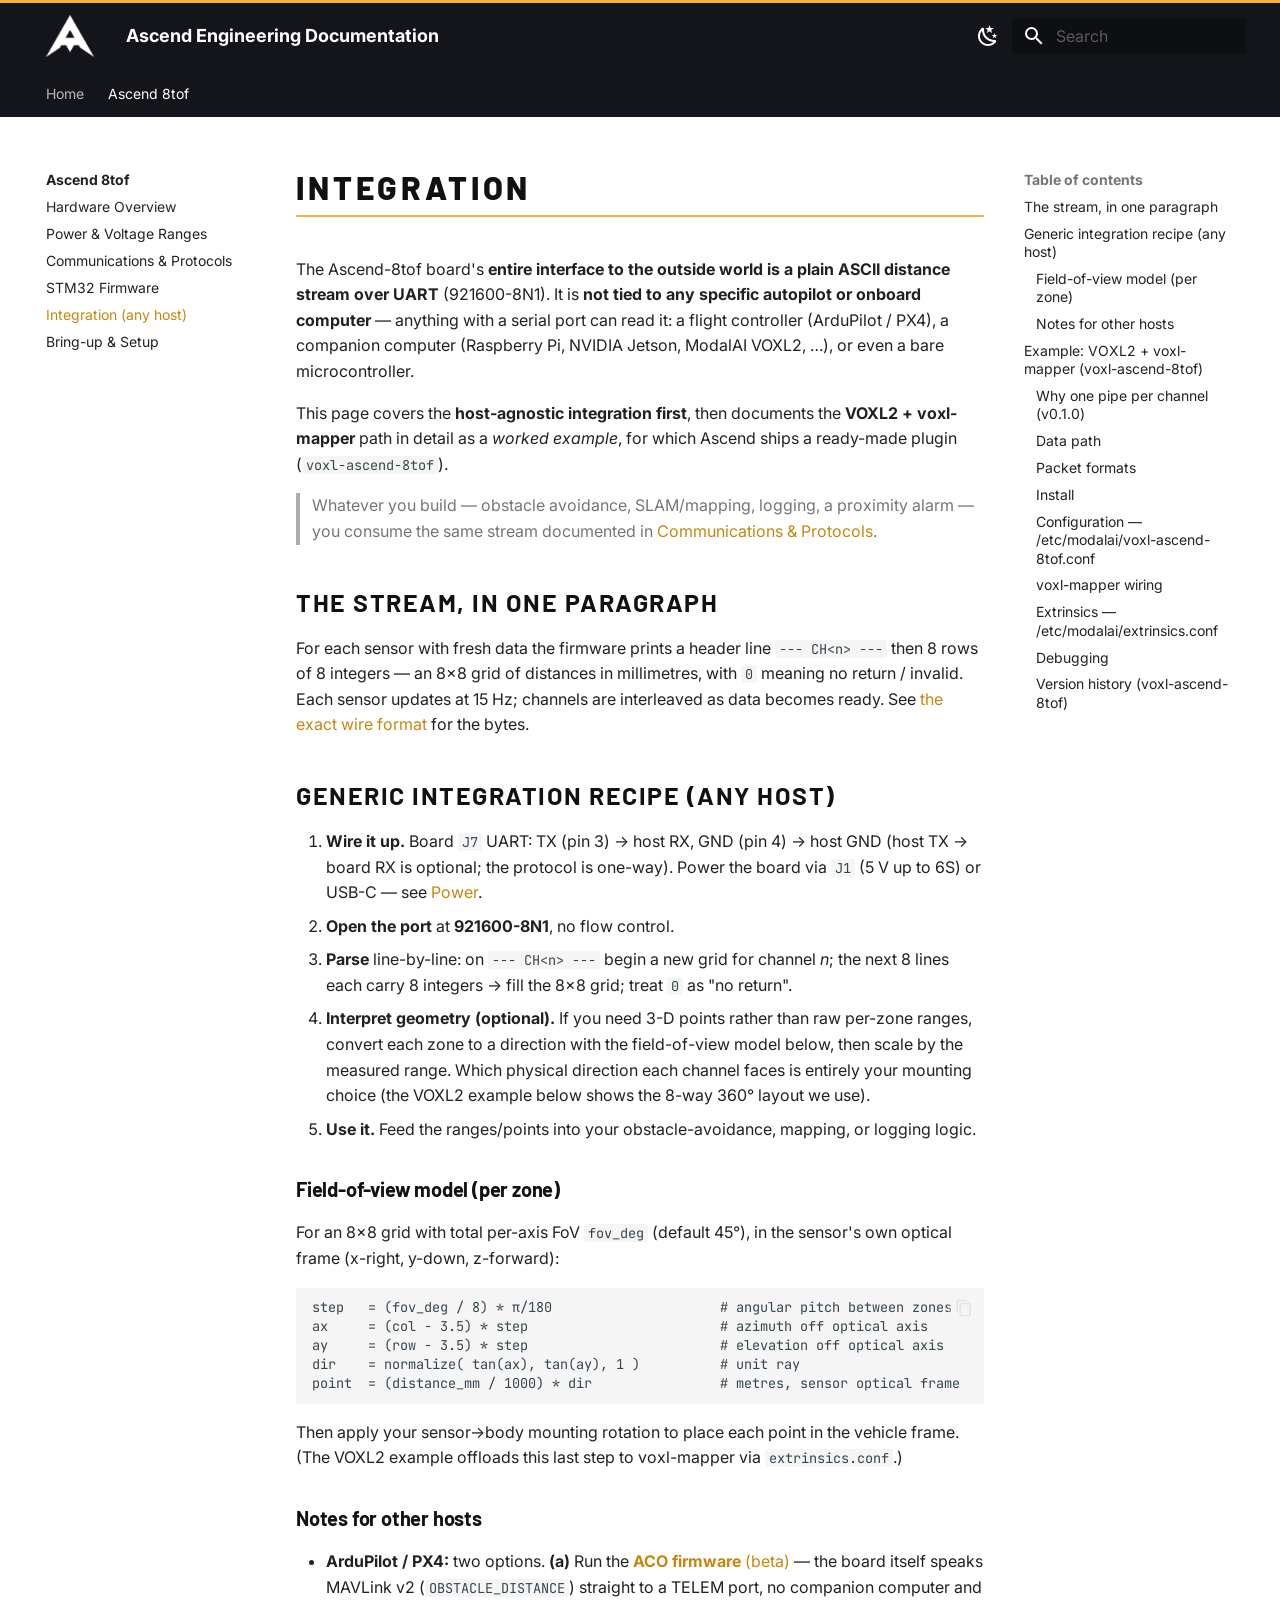
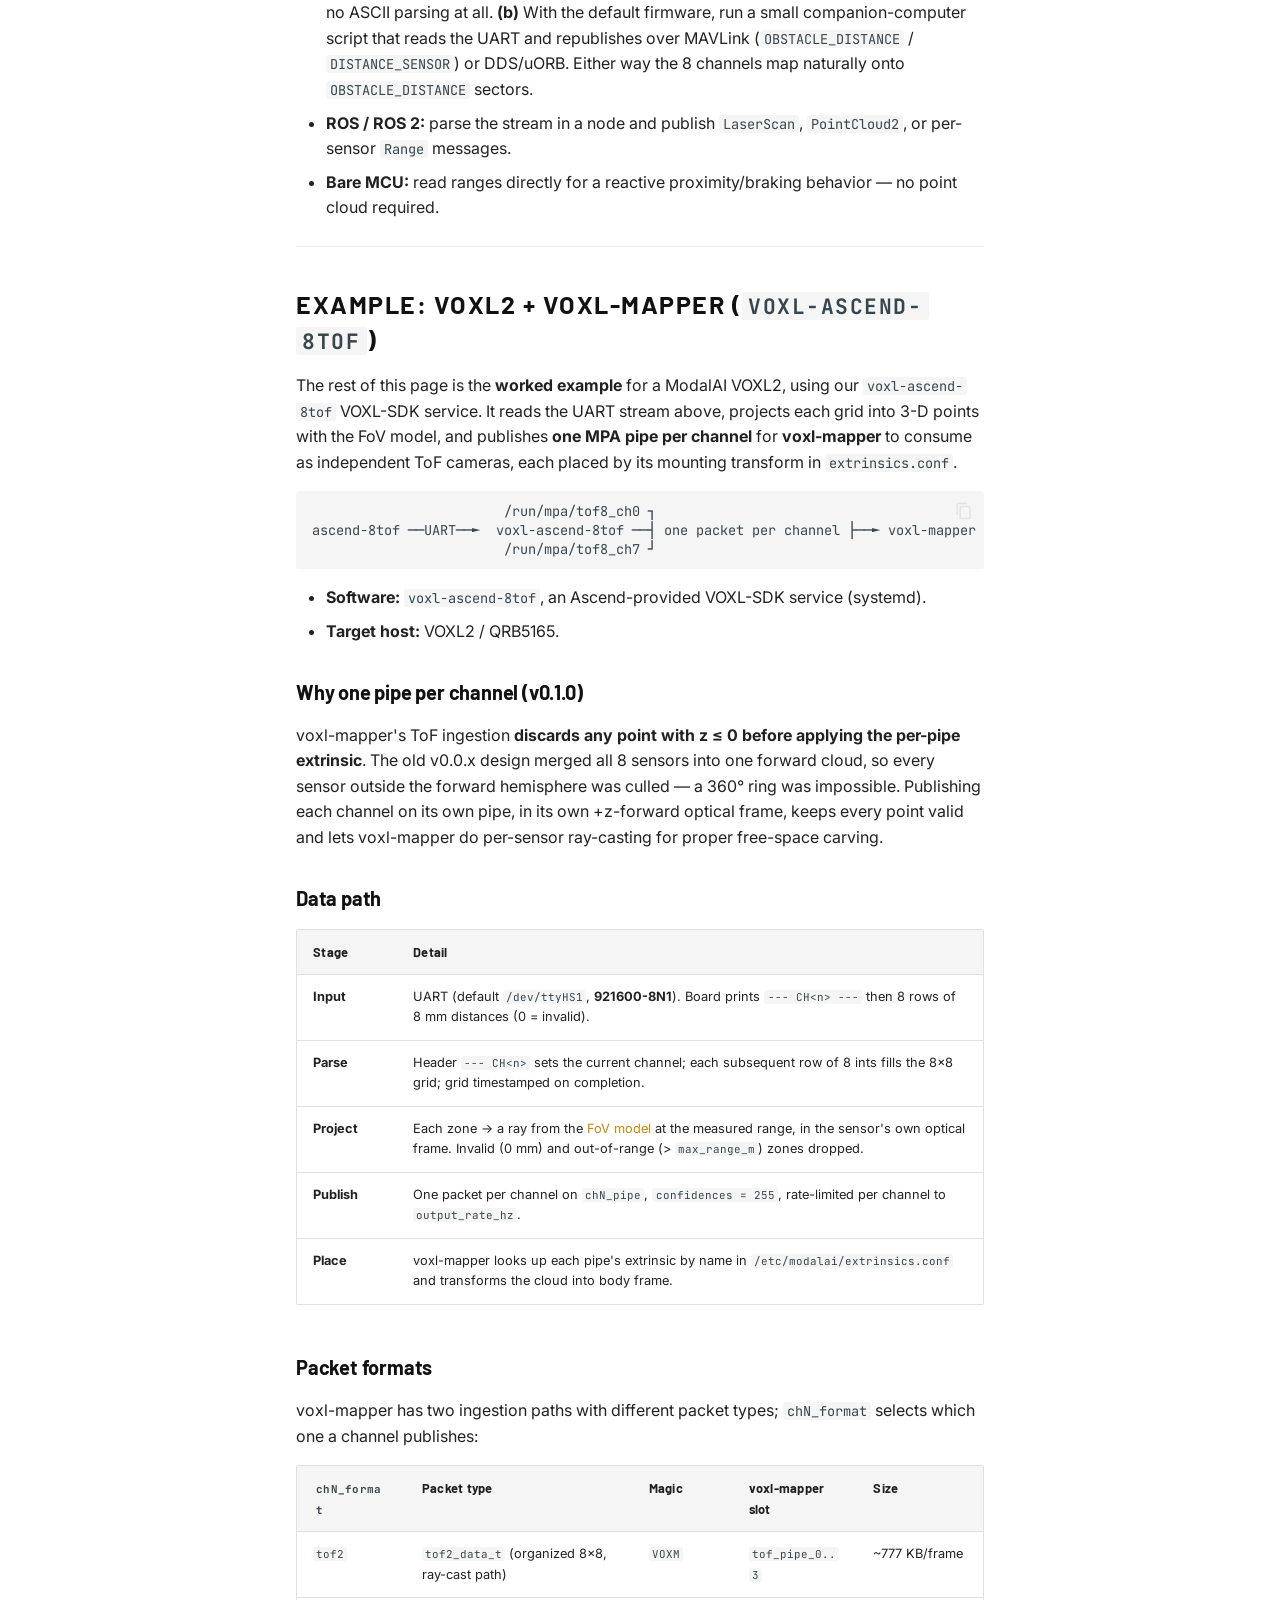
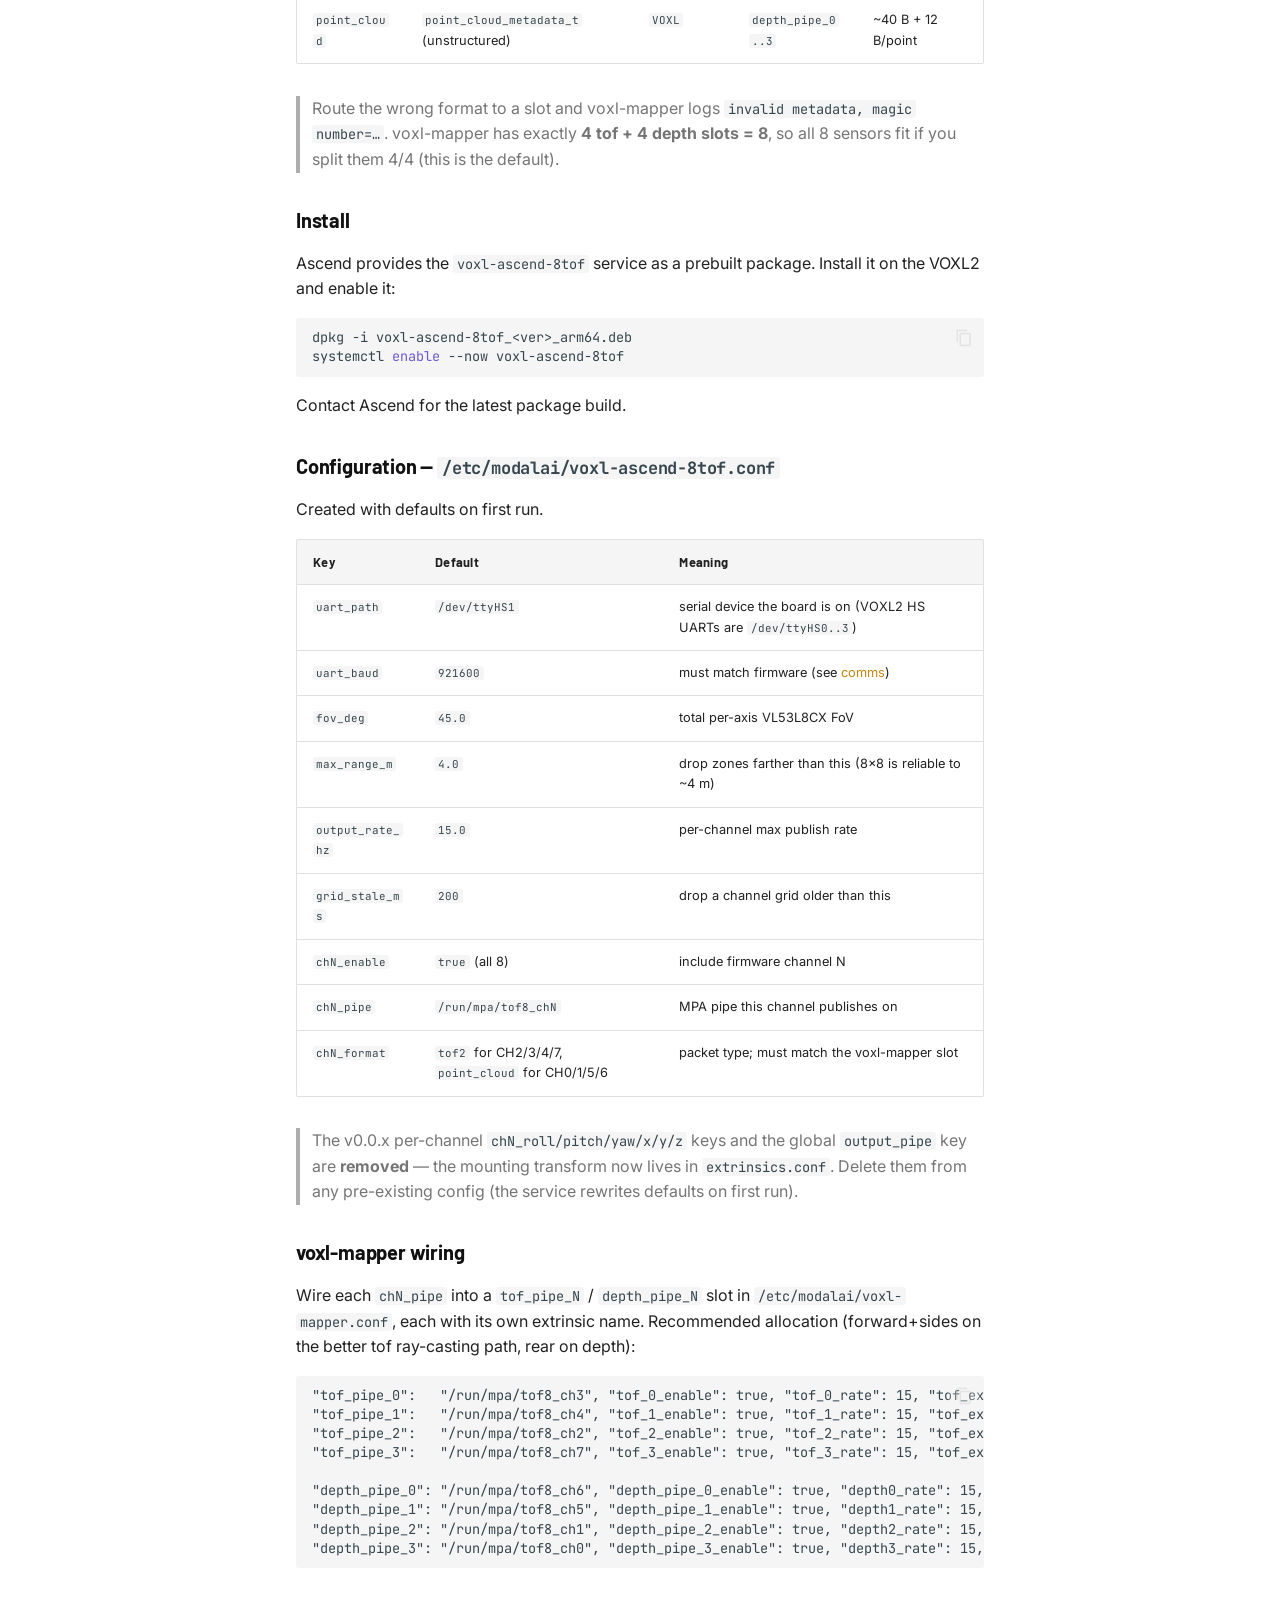
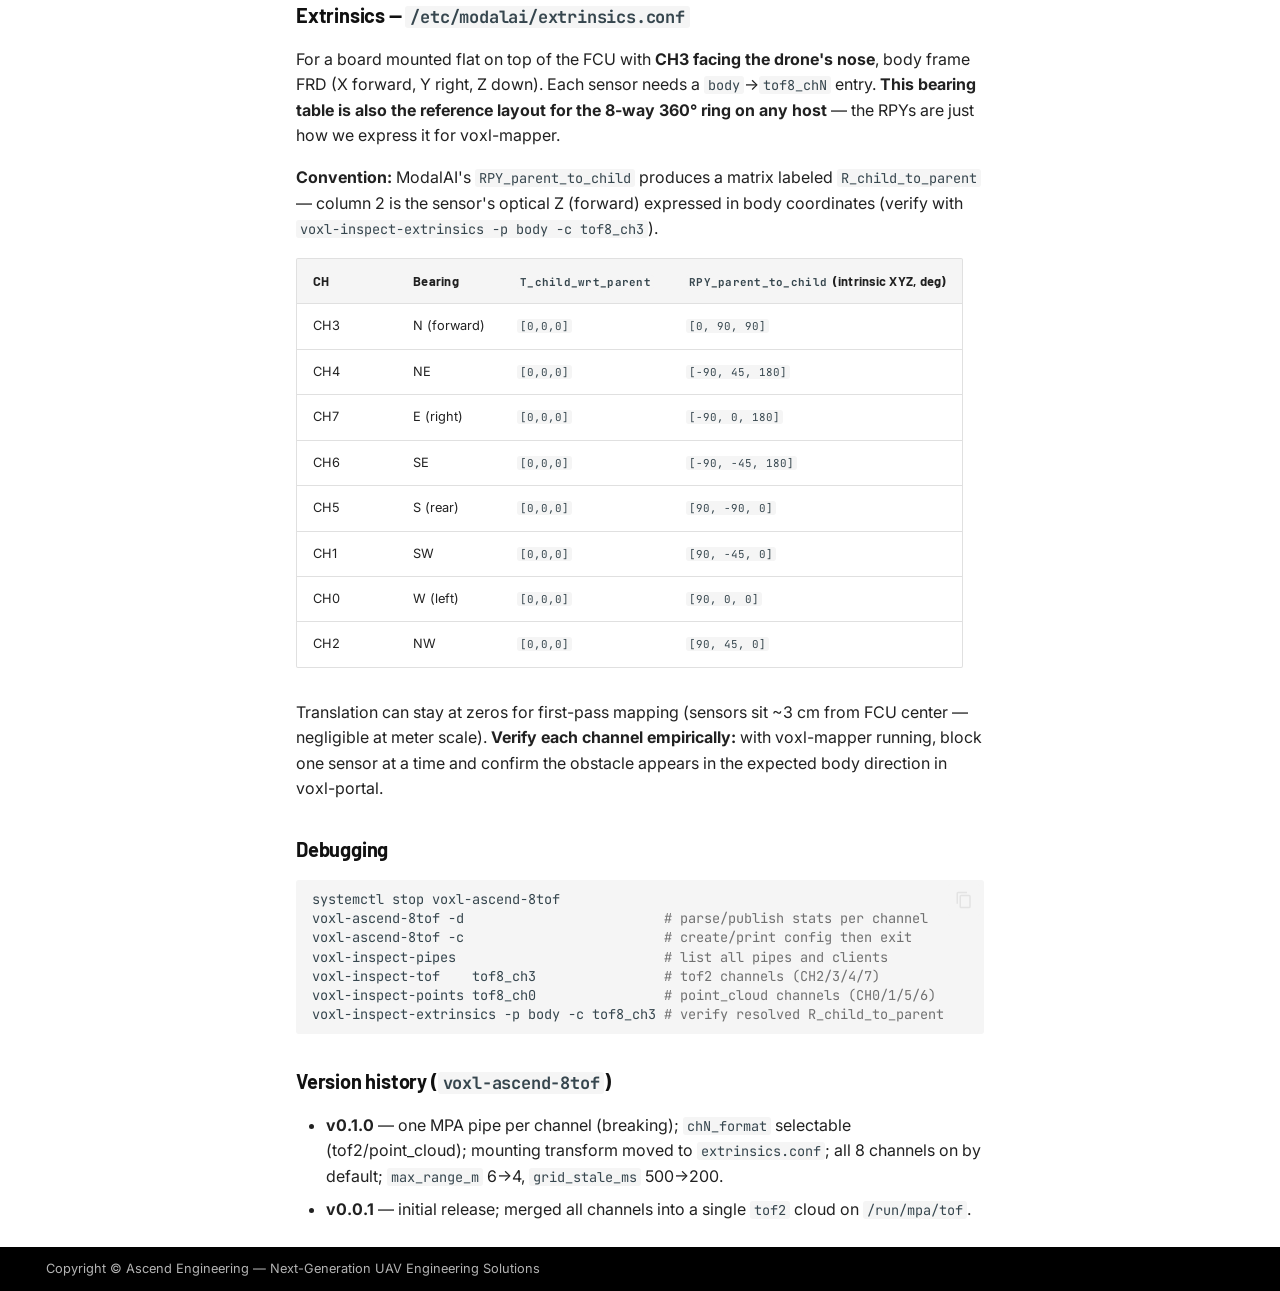
<file: ascend-8tof/05-integration/index.html>
<!doctype html>
<html lang="en" class="no-js">
  <head>
    
      <meta charset="utf-8">
      <meta name="viewport" content="width=device-width,initial-scale=1">
      
        <meta name="description" content="Documentation for Ascend Engineering hardware and software — UAV companion computers, sensor systems, firmware, and integration guides">
      
      
        <meta name="author" content="Ascend Engineering">
      
      
        <link rel="canonical" href="https://docs.ascendengineer.com/ascend-8tof/05-integration/">
      
      
        <link rel="prev" href="../04-firmware/">
      
      
        <link rel="next" href="../06-bringup-setup/">
      
      
        
      
      
      <link rel="icon" href="../../assets/logo-mark.png">
      <meta name="generator" content="mkdocs-1.6.1, mkdocs-material-9.7.6">
    
    
      
        <title>Integration (any host) - Ascend Engineering Documentation</title>
      
    
    
      <link rel="stylesheet" href="../../assets/stylesheets/main.484c7ddc.min.css">
      
        
        <link rel="stylesheet" href="../../assets/stylesheets/palette.ab4e12ef.min.css">
      
      


    
    
      
    
    
      
        
        
        <link rel="preconnect" href="https://fonts.gstatic.com" crossorigin>
        <link rel="stylesheet" href="https://fonts.googleapis.com/css?family=Inter:300,300i,400,400i,700,700i%7CJetBrains+Mono:400,400i,700,700i&display=fallback">
        <style>:root{--md-text-font:"Inter";--md-code-font:"JetBrains Mono"}</style>
      
    
    
      <link rel="stylesheet" href="../../assets/extra.css">
    
    <script>__md_scope=new URL("../..",location),__md_hash=e=>[...e].reduce(((e,_)=>(e<<5)-e+_.charCodeAt(0)),0),__md_get=(e,_=localStorage,t=__md_scope)=>JSON.parse(_.getItem(t.pathname+"."+e)),__md_set=(e,_,t=localStorage,a=__md_scope)=>{try{t.setItem(a.pathname+"."+e,JSON.stringify(_))}catch(e){}}</script>
    
      

    
    
  </head>
  
  
    
    
      
    
    
    
    
    <body dir="ltr" data-md-color-scheme="default" data-md-color-primary="black" data-md-color-accent="amber">
  
    
    <input class="md-toggle" data-md-toggle="drawer" type="checkbox" id="__drawer" autocomplete="off">
    <input class="md-toggle" data-md-toggle="search" type="checkbox" id="__search" autocomplete="off">
    <label class="md-overlay" for="__drawer"></label>
    <div data-md-component="skip">
      
        
        <a href="#integration" class="md-skip">
          Skip to content
        </a>
      
    </div>
    <div data-md-component="announce">
      
    </div>
    
    
      

<header class="md-header" data-md-component="header">
  <nav class="md-header__inner md-grid" aria-label="Header">
    <a href="../.." title="Ascend Engineering Documentation" class="md-header__button md-logo" aria-label="Ascend Engineering Documentation" data-md-component="logo">
      
  <img src="../../assets/logo-inverse.png" alt="logo">

    </a>
    <label class="md-header__button md-icon" for="__drawer">
      
      <svg xmlns="http://www.w3.org/2000/svg" viewBox="0 0 24 24"><path d="M3 6h18v2H3zm0 5h18v2H3zm0 5h18v2H3z"/></svg>
    </label>
    <div class="md-header__title" data-md-component="header-title">
      <div class="md-header__ellipsis">
        <div class="md-header__topic">
          <span class="md-ellipsis">
            Ascend Engineering Documentation
          </span>
        </div>
        <div class="md-header__topic" data-md-component="header-topic">
          <span class="md-ellipsis">
            
              Integration (any host)
            
          </span>
        </div>
      </div>
    </div>
    
      
        <form class="md-header__option" data-md-component="palette">
  
    
    
    
    <input class="md-option" data-md-color-media="" data-md-color-scheme="default" data-md-color-primary="black" data-md-color-accent="amber"  aria-label="Switch to dark mode"  type="radio" name="__palette" id="__palette_0">
    
      <label class="md-header__button md-icon" title="Switch to dark mode" for="__palette_1" hidden>
        <svg xmlns="http://www.w3.org/2000/svg" viewBox="0 0 24 24"><path d="m17.75 4.09-2.53 1.94.91 3.06-2.63-1.81-2.63 1.81.91-3.06-2.53-1.94L12.44 4l1.06-3 1.06 3zm3.5 6.91-1.64 1.25.59 1.98-1.7-1.17-1.7 1.17.59-1.98L15.75 11l2.06-.05L18.5 9l.69 1.95zm-2.28 4.95c.83-.08 1.72 1.1 1.19 1.85-.32.45-.66.87-1.08 1.27C15.17 23 8.84 23 4.94 19.07c-3.91-3.9-3.91-10.24 0-14.14.4-.4.82-.76 1.27-1.08.75-.53 1.93.36 1.85 1.19-.27 2.86.69 5.83 2.89 8.02a9.96 9.96 0 0 0 8.02 2.89m-1.64 2.02a12.08 12.08 0 0 1-7.8-3.47c-2.17-2.19-3.33-5-3.49-7.82-2.81 3.14-2.7 7.96.31 10.98 3.02 3.01 7.84 3.12 10.98.31"/></svg>
      </label>
    
  
    
    
    
    <input class="md-option" data-md-color-media="" data-md-color-scheme="slate" data-md-color-primary="black" data-md-color-accent="amber"  aria-label="Switch to light mode"  type="radio" name="__palette" id="__palette_1">
    
      <label class="md-header__button md-icon" title="Switch to light mode" for="__palette_0" hidden>
        <svg xmlns="http://www.w3.org/2000/svg" viewBox="0 0 24 24"><path d="M12 7a5 5 0 0 1 5 5 5 5 0 0 1-5 5 5 5 0 0 1-5-5 5 5 0 0 1 5-5m0 2a3 3 0 0 0-3 3 3 3 0 0 0 3 3 3 3 0 0 0 3-3 3 3 0 0 0-3-3m0-7 2.39 3.42C13.65 5.15 12.84 5 12 5s-1.65.15-2.39.42zM3.34 7l4.16-.35A7.2 7.2 0 0 0 5.94 8.5c-.44.74-.69 1.5-.83 2.29zm.02 10 1.76-3.77a7.131 7.131 0 0 0 2.38 4.14zM20.65 7l-1.77 3.79a7.02 7.02 0 0 0-2.38-4.15zm-.01 10-4.14.36c.59-.51 1.12-1.14 1.54-1.86.42-.73.69-1.5.83-2.29zM12 22l-2.41-3.44c.74.27 1.55.44 2.41.44.82 0 1.63-.17 2.37-.44z"/></svg>
      </label>
    
  
</form>
      
    
    
      <script>var palette=__md_get("__palette");if(palette&&palette.color){if("(prefers-color-scheme)"===palette.color.media){var media=matchMedia("(prefers-color-scheme: light)"),input=document.querySelector(media.matches?"[data-md-color-media='(prefers-color-scheme: light)']":"[data-md-color-media='(prefers-color-scheme: dark)']");palette.color.media=input.getAttribute("data-md-color-media"),palette.color.scheme=input.getAttribute("data-md-color-scheme"),palette.color.primary=input.getAttribute("data-md-color-primary"),palette.color.accent=input.getAttribute("data-md-color-accent")}for(var[key,value]of Object.entries(palette.color))document.body.setAttribute("data-md-color-"+key,value)}</script>
    
    
    
      
      
        <label class="md-header__button md-icon" for="__search">
          
          <svg xmlns="http://www.w3.org/2000/svg" viewBox="0 0 24 24"><path d="M9.5 3A6.5 6.5 0 0 1 16 9.5c0 1.61-.59 3.09-1.56 4.23l.27.27h.79l5 5-1.5 1.5-5-5v-.79l-.27-.27A6.52 6.52 0 0 1 9.5 16 6.5 6.5 0 0 1 3 9.5 6.5 6.5 0 0 1 9.5 3m0 2C7 5 5 7 5 9.5S7 14 9.5 14 14 12 14 9.5 12 5 9.5 5"/></svg>
        </label>
        <div class="md-search" data-md-component="search" role="dialog">
  <label class="md-search__overlay" for="__search"></label>
  <div class="md-search__inner" role="search">
    <form class="md-search__form" name="search">
      <input type="text" class="md-search__input" name="query" aria-label="Search" placeholder="Search" autocapitalize="off" autocorrect="off" autocomplete="off" spellcheck="false" data-md-component="search-query" required>
      <label class="md-search__icon md-icon" for="__search">
        
        <svg xmlns="http://www.w3.org/2000/svg" viewBox="0 0 24 24"><path d="M9.5 3A6.5 6.5 0 0 1 16 9.5c0 1.61-.59 3.09-1.56 4.23l.27.27h.79l5 5-1.5 1.5-5-5v-.79l-.27-.27A6.52 6.52 0 0 1 9.5 16 6.5 6.5 0 0 1 3 9.5 6.5 6.5 0 0 1 9.5 3m0 2C7 5 5 7 5 9.5S7 14 9.5 14 14 12 14 9.5 12 5 9.5 5"/></svg>
        
        <svg xmlns="http://www.w3.org/2000/svg" viewBox="0 0 24 24"><path d="M20 11v2H8l5.5 5.5-1.42 1.42L4.16 12l7.92-7.92L13.5 5.5 8 11z"/></svg>
      </label>
      <nav class="md-search__options" aria-label="Search">
        
        <button type="reset" class="md-search__icon md-icon" title="Clear" aria-label="Clear" tabindex="-1">
          
          <svg xmlns="http://www.w3.org/2000/svg" viewBox="0 0 24 24"><path d="M19 6.41 17.59 5 12 10.59 6.41 5 5 6.41 10.59 12 5 17.59 6.41 19 12 13.41 17.59 19 19 17.59 13.41 12z"/></svg>
        </button>
      </nav>
      
        <div class="md-search__suggest" data-md-component="search-suggest"></div>
      
    </form>
    <div class="md-search__output">
      <div class="md-search__scrollwrap" tabindex="0" data-md-scrollfix>
        <div class="md-search-result" data-md-component="search-result">
          <div class="md-search-result__meta">
            Initializing search
          </div>
          <ol class="md-search-result__list" role="presentation"></ol>
        </div>
      </div>
    </div>
  </div>
</div>
      
    
    
  </nav>
  
</header>
    
    <div class="md-container" data-md-component="container">
      
      
        
          
            
<nav class="md-tabs" aria-label="Tabs" data-md-component="tabs">
  <div class="md-grid">
    <ul class="md-tabs__list">
      
        
  
  
  
  
    <li class="md-tabs__item">
      <a href="../.." class="md-tabs__link">
        
  
  
    
  
  Home

      </a>
    </li>
  

      
        
  
  
  
    
  
  
    
    
      <li class="md-tabs__item md-tabs__item--active">
        <a href="../" class="md-tabs__link">
          
  
  
    
  
  Ascend 8tof

        </a>
      </li>
    
  

      
    </ul>
  </div>
</nav>
          
        
      
      <main class="md-main" data-md-component="main">
        <div class="md-main__inner md-grid">
          
            
              
              <div class="md-sidebar md-sidebar--primary" data-md-component="sidebar" data-md-type="navigation" >
                <div class="md-sidebar__scrollwrap">
                  <div class="md-sidebar__inner">
                    


  


<nav class="md-nav md-nav--primary md-nav--lifted" aria-label="Navigation" data-md-level="0">
  <label class="md-nav__title" for="__drawer">
    <a href="../.." title="Ascend Engineering Documentation" class="md-nav__button md-logo" aria-label="Ascend Engineering Documentation" data-md-component="logo">
      
  <img src="../../assets/logo-inverse.png" alt="logo">

    </a>
    Ascend Engineering Documentation
  </label>
  
  <ul class="md-nav__list" data-md-scrollfix>
    
      
      
  
  
  
  
    <li class="md-nav__item">
      <a href="../.." class="md-nav__link">
        
  
  
  <span class="md-ellipsis">
    
  
    Home
  

    
  </span>
  
  

      </a>
    </li>
  

    
      
      
  
  
    
  
  
  
    
    
      
        
          
        
      
        
      
        
      
        
      
        
      
        
      
        
      
    
    
    
      
        
        
      
      
        
      
    
    
    <li class="md-nav__item md-nav__item--active md-nav__item--section md-nav__item--nested">
      
        
        
        <input class="md-nav__toggle md-toggle " type="checkbox" id="__nav_2" checked>
        
          
          <div class="md-nav__link md-nav__container">
            <a href="../" class="md-nav__link ">
              
  
  
  <span class="md-ellipsis">
    
  
    Ascend 8tof
  

    
  </span>
  
  

            </a>
            
              
              <label class="md-nav__link " for="__nav_2" id="__nav_2_label" tabindex="">
                <span class="md-nav__icon md-icon"></span>
              </label>
            
          </div>
        
        <nav class="md-nav" data-md-level="1" aria-labelledby="__nav_2_label" aria-expanded="true">
          <label class="md-nav__title" for="__nav_2">
            <span class="md-nav__icon md-icon"></span>
            
  
    Ascend 8tof
  

          </label>
          <ul class="md-nav__list" data-md-scrollfix>
            
              
            
              
                
  
  
  
  
    <li class="md-nav__item">
      <a href="../01-hardware/" class="md-nav__link">
        
  
  
  <span class="md-ellipsis">
    
  
    Hardware Overview
  

    
  </span>
  
  

      </a>
    </li>
  

              
            
              
                
  
  
  
  
    <li class="md-nav__item">
      <a href="../02-power/" class="md-nav__link">
        
  
  
  <span class="md-ellipsis">
    
  
    Power & Voltage Ranges
  

    
  </span>
  
  

      </a>
    </li>
  

              
            
              
                
  
  
  
  
    <li class="md-nav__item">
      <a href="../03-comms-protocol/" class="md-nav__link">
        
  
  
  <span class="md-ellipsis">
    
  
    Communications & Protocols
  

    
  </span>
  
  

      </a>
    </li>
  

              
            
              
                
  
  
  
  
    <li class="md-nav__item">
      <a href="../04-firmware/" class="md-nav__link">
        
  
  
  <span class="md-ellipsis">
    
  
    STM32 Firmware
  

    
  </span>
  
  

      </a>
    </li>
  

              
            
              
                
  
  
    
  
  
  
    <li class="md-nav__item md-nav__item--active">
      
      <input class="md-nav__toggle md-toggle" type="checkbox" id="__toc">
      
      
        
      
      
        <label class="md-nav__link md-nav__link--active" for="__toc">
          
  
  
  <span class="md-ellipsis">
    
  
    Integration (any host)
  

    
  </span>
  
  

          <span class="md-nav__icon md-icon"></span>
        </label>
      
      <a href="./" class="md-nav__link md-nav__link--active">
        
  
  
  <span class="md-ellipsis">
    
  
    Integration (any host)
  

    
  </span>
  
  

      </a>
      
        

<nav class="md-nav md-nav--secondary" aria-label="Table of contents">
  
  
  
    
  
  
    <label class="md-nav__title" for="__toc">
      <span class="md-nav__icon md-icon"></span>
      Table of contents
    </label>
    <ul class="md-nav__list" data-md-component="toc" data-md-scrollfix>
      
        <li class="md-nav__item">
  <a href="#the-stream-in-one-paragraph" class="md-nav__link">
    <span class="md-ellipsis">
      
        The stream, in one paragraph
      
    </span>
  </a>
  
</li>
      
        <li class="md-nav__item">
  <a href="#generic-integration-recipe-any-host" class="md-nav__link">
    <span class="md-ellipsis">
      
        Generic integration recipe (any host)
      
    </span>
  </a>
  
    <nav class="md-nav" aria-label="Generic integration recipe (any host)">
      <ul class="md-nav__list">
        
          <li class="md-nav__item">
  <a href="#field-of-view-model-per-zone" class="md-nav__link">
    <span class="md-ellipsis">
      
        Field-of-view model (per zone)
      
    </span>
  </a>
  
</li>
        
          <li class="md-nav__item">
  <a href="#notes-for-other-hosts" class="md-nav__link">
    <span class="md-ellipsis">
      
        Notes for other hosts
      
    </span>
  </a>
  
</li>
        
      </ul>
    </nav>
  
</li>
      
        <li class="md-nav__item">
  <a href="#example-voxl2-voxl-mapper-voxl-ascend-8tof" class="md-nav__link">
    <span class="md-ellipsis">
      
        Example: VOXL2 + voxl-mapper (voxl-ascend-8tof)
      
    </span>
  </a>
  
    <nav class="md-nav" aria-label="Example: VOXL2 + voxl-mapper (voxl-ascend-8tof)">
      <ul class="md-nav__list">
        
          <li class="md-nav__item">
  <a href="#why-one-pipe-per-channel-v010" class="md-nav__link">
    <span class="md-ellipsis">
      
        Why one pipe per channel (v0.1.0)
      
    </span>
  </a>
  
</li>
        
          <li class="md-nav__item">
  <a href="#data-path" class="md-nav__link">
    <span class="md-ellipsis">
      
        Data path
      
    </span>
  </a>
  
</li>
        
          <li class="md-nav__item">
  <a href="#packet-formats" class="md-nav__link">
    <span class="md-ellipsis">
      
        Packet formats
      
    </span>
  </a>
  
</li>
        
          <li class="md-nav__item">
  <a href="#install" class="md-nav__link">
    <span class="md-ellipsis">
      
        Install
      
    </span>
  </a>
  
</li>
        
          <li class="md-nav__item">
  <a href="#configuration-etcmodalaivoxl-ascend-8tofconf" class="md-nav__link">
    <span class="md-ellipsis">
      
        Configuration — /etc/modalai/voxl-ascend-8tof.conf
      
    </span>
  </a>
  
</li>
        
          <li class="md-nav__item">
  <a href="#voxl-mapper-wiring" class="md-nav__link">
    <span class="md-ellipsis">
      
        voxl-mapper wiring
      
    </span>
  </a>
  
</li>
        
          <li class="md-nav__item">
  <a href="#extrinsics-etcmodalaiextrinsicsconf" class="md-nav__link">
    <span class="md-ellipsis">
      
        Extrinsics — /etc/modalai/extrinsics.conf
      
    </span>
  </a>
  
</li>
        
          <li class="md-nav__item">
  <a href="#debugging" class="md-nav__link">
    <span class="md-ellipsis">
      
        Debugging
      
    </span>
  </a>
  
</li>
        
          <li class="md-nav__item">
  <a href="#version-history-voxl-ascend-8tof" class="md-nav__link">
    <span class="md-ellipsis">
      
        Version history (voxl-ascend-8tof)
      
    </span>
  </a>
  
</li>
        
      </ul>
    </nav>
  
</li>
      
    </ul>
  
</nav>
      
    </li>
  

              
            
              
                
  
  
  
  
    <li class="md-nav__item">
      <a href="../06-bringup-setup/" class="md-nav__link">
        
  
  
  <span class="md-ellipsis">
    
  
    Bring-up & Setup
  

    
  </span>
  
  

      </a>
    </li>
  

              
            
          </ul>
        </nav>
      
    </li>
  

    
  </ul>
</nav>
                  </div>
                </div>
              </div>
            
            
              
              <div class="md-sidebar md-sidebar--secondary" data-md-component="sidebar" data-md-type="toc" >
                <div class="md-sidebar__scrollwrap">
                  <div class="md-sidebar__inner">
                    

<nav class="md-nav md-nav--secondary" aria-label="Table of contents">
  
  
  
    
  
  
    <label class="md-nav__title" for="__toc">
      <span class="md-nav__icon md-icon"></span>
      Table of contents
    </label>
    <ul class="md-nav__list" data-md-component="toc" data-md-scrollfix>
      
        <li class="md-nav__item">
  <a href="#the-stream-in-one-paragraph" class="md-nav__link">
    <span class="md-ellipsis">
      
        The stream, in one paragraph
      
    </span>
  </a>
  
</li>
      
        <li class="md-nav__item">
  <a href="#generic-integration-recipe-any-host" class="md-nav__link">
    <span class="md-ellipsis">
      
        Generic integration recipe (any host)
      
    </span>
  </a>
  
    <nav class="md-nav" aria-label="Generic integration recipe (any host)">
      <ul class="md-nav__list">
        
          <li class="md-nav__item">
  <a href="#field-of-view-model-per-zone" class="md-nav__link">
    <span class="md-ellipsis">
      
        Field-of-view model (per zone)
      
    </span>
  </a>
  
</li>
        
          <li class="md-nav__item">
  <a href="#notes-for-other-hosts" class="md-nav__link">
    <span class="md-ellipsis">
      
        Notes for other hosts
      
    </span>
  </a>
  
</li>
        
      </ul>
    </nav>
  
</li>
      
        <li class="md-nav__item">
  <a href="#example-voxl2-voxl-mapper-voxl-ascend-8tof" class="md-nav__link">
    <span class="md-ellipsis">
      
        Example: VOXL2 + voxl-mapper (voxl-ascend-8tof)
      
    </span>
  </a>
  
    <nav class="md-nav" aria-label="Example: VOXL2 + voxl-mapper (voxl-ascend-8tof)">
      <ul class="md-nav__list">
        
          <li class="md-nav__item">
  <a href="#why-one-pipe-per-channel-v010" class="md-nav__link">
    <span class="md-ellipsis">
      
        Why one pipe per channel (v0.1.0)
      
    </span>
  </a>
  
</li>
        
          <li class="md-nav__item">
  <a href="#data-path" class="md-nav__link">
    <span class="md-ellipsis">
      
        Data path
      
    </span>
  </a>
  
</li>
        
          <li class="md-nav__item">
  <a href="#packet-formats" class="md-nav__link">
    <span class="md-ellipsis">
      
        Packet formats
      
    </span>
  </a>
  
</li>
        
          <li class="md-nav__item">
  <a href="#install" class="md-nav__link">
    <span class="md-ellipsis">
      
        Install
      
    </span>
  </a>
  
</li>
        
          <li class="md-nav__item">
  <a href="#configuration-etcmodalaivoxl-ascend-8tofconf" class="md-nav__link">
    <span class="md-ellipsis">
      
        Configuration — /etc/modalai/voxl-ascend-8tof.conf
      
    </span>
  </a>
  
</li>
        
          <li class="md-nav__item">
  <a href="#voxl-mapper-wiring" class="md-nav__link">
    <span class="md-ellipsis">
      
        voxl-mapper wiring
      
    </span>
  </a>
  
</li>
        
          <li class="md-nav__item">
  <a href="#extrinsics-etcmodalaiextrinsicsconf" class="md-nav__link">
    <span class="md-ellipsis">
      
        Extrinsics — /etc/modalai/extrinsics.conf
      
    </span>
  </a>
  
</li>
        
          <li class="md-nav__item">
  <a href="#debugging" class="md-nav__link">
    <span class="md-ellipsis">
      
        Debugging
      
    </span>
  </a>
  
</li>
        
          <li class="md-nav__item">
  <a href="#version-history-voxl-ascend-8tof" class="md-nav__link">
    <span class="md-ellipsis">
      
        Version history (voxl-ascend-8tof)
      
    </span>
  </a>
  
</li>
        
      </ul>
    </nav>
  
</li>
      
    </ul>
  
</nav>
                  </div>
                </div>
              </div>
            
          
          
            <div class="md-content" data-md-component="content">
              
              <article class="md-content__inner md-typeset">
                
                  



<h1 id="integration">Integration<a class="headerlink" href="#integration" title="Permanent link">&para;</a></h1>
<p>The Ascend-8tof board's <strong>entire interface to the outside world is a plain ASCII
distance stream over UART</strong> (921600-8N1). It is <strong>not tied to any specific
autopilot or onboard computer</strong> — anything with a serial port can read it: a
flight controller (ArduPilot / PX4), a companion computer (Raspberry Pi, NVIDIA
Jetson, ModalAI VOXL2, …), or even a bare microcontroller.</p>
<p>This page covers the <strong>host-agnostic integration first</strong>, then documents the
<strong>VOXL2 + voxl-mapper</strong> path in detail as a <em>worked example</em>, for which Ascend
ships a ready-made plugin (<code>voxl-ascend-8tof</code>).</p>
<blockquote>
<p>Whatever you build — obstacle avoidance, SLAM/mapping, logging, a proximity
alarm — you consume the same stream documented in
<a href="../03-comms-protocol/">Communications &amp; Protocols</a>.</p>
</blockquote>
<h2 id="the-stream-in-one-paragraph">The stream, in one paragraph<a class="headerlink" href="#the-stream-in-one-paragraph" title="Permanent link">&para;</a></h2>
<p>For each sensor with fresh data the firmware prints a header line <code>--- CH&lt;n&gt; ---</code>
then 8 rows of 8 integers — an 8×8 grid of distances in millimetres, with <code>0</code>
meaning no return / invalid. Each sensor updates at 15 Hz; channels are
interleaved as data becomes ready. See
<a href="../03-comms-protocol/#wire-format-ascii">the exact wire format</a> for the bytes.</p>
<h2 id="generic-integration-recipe-any-host">Generic integration recipe (any host)<a class="headerlink" href="#generic-integration-recipe-any-host" title="Permanent link">&para;</a></h2>
<ol>
<li><strong>Wire it up.</strong> Board <code>J7</code> UART: TX (pin 3) → host RX, GND (pin 4) → host GND
   (host TX → board RX is optional; the protocol is one-way). Power the board via
   <code>J1</code> (5 V up to 6S) or USB-C — see <a href="../02-power/">Power</a>.</li>
<li><strong>Open the port</strong> at <strong>921600-8N1</strong>, no flow control.</li>
<li><strong>Parse</strong> line-by-line: on <code>--- CH&lt;n&gt; ---</code> begin a new grid for channel <em>n</em>;
   the next 8 lines each carry 8 integers → fill the 8×8 grid; treat <code>0</code> as
   "no return".</li>
<li><strong>Interpret geometry (optional).</strong> If you need 3-D points rather than raw
   per-zone ranges, convert each zone to a direction with the field-of-view model
   below, then scale by the measured range. Which physical direction each channel
   faces is entirely your mounting choice (the VOXL2 example below shows the 8-way
   360° layout we use).</li>
<li><strong>Use it.</strong> Feed the ranges/points into your obstacle-avoidance, mapping, or
   logging logic.</li>
</ol>
<h3 id="field-of-view-model-per-zone">Field-of-view model (per zone)<a class="headerlink" href="#field-of-view-model-per-zone" title="Permanent link">&para;</a></h3>
<p>For an 8×8 grid with total per-axis FoV <code>fov_deg</code> (default 45°), in the sensor's
own optical frame (x-right, y-down, z-forward):</p>
<div class="highlight"><pre><span></span><code><a id="__codelineno-0-1" name="__codelineno-0-1" href="#__codelineno-0-1"></a>step   = (fov_deg / 8) * π/180                     # angular pitch between zones
<a id="__codelineno-0-2" name="__codelineno-0-2" href="#__codelineno-0-2"></a>ax     = (col - 3.5) * step                        # azimuth off optical axis
<a id="__codelineno-0-3" name="__codelineno-0-3" href="#__codelineno-0-3"></a>ay     = (row - 3.5) * step                        # elevation off optical axis
<a id="__codelineno-0-4" name="__codelineno-0-4" href="#__codelineno-0-4"></a>dir    = normalize( tan(ax), tan(ay), 1 )          # unit ray
<a id="__codelineno-0-5" name="__codelineno-0-5" href="#__codelineno-0-5"></a>point  = (distance_mm / 1000) * dir                # metres, sensor optical frame
</code></pre></div>
<p>Then apply your sensor→body mounting rotation to place each point in the vehicle
frame. (The VOXL2 example offloads this last step to voxl-mapper via
<code>extrinsics.conf</code>.)</p>
<h3 id="notes-for-other-hosts">Notes for other hosts<a class="headerlink" href="#notes-for-other-hosts" title="Permanent link">&para;</a></h3>
<ul>
<li><strong>ArduPilot / PX4:</strong> two options. <strong>(a)</strong> Run the
  <a href="../04-firmware/#aco-firmware-onboard-collision-avoidance-beta"><strong>ACO firmware</strong> (beta)</a>
  — the board itself speaks MAVLink v2 (<code>OBSTACLE_DISTANCE</code>) straight to a TELEM
  port, no companion computer and no ASCII parsing at all. <strong>(b)</strong> With the default
  firmware, run a small companion-computer script that reads the UART and
  republishes over MAVLink (<code>OBSTACLE_DISTANCE</code> / <code>DISTANCE_SENSOR</code>) or DDS/uORB.
  Either way the 8 channels map naturally onto <code>OBSTACLE_DISTANCE</code> sectors.</li>
<li><strong>ROS / ROS 2:</strong> parse the stream in a node and publish <code>LaserScan</code>,
  <code>PointCloud2</code>, or per-sensor <code>Range</code> messages.</li>
<li><strong>Bare MCU:</strong> read ranges directly for a reactive proximity/braking behavior —
  no point cloud required.</li>
</ul>
<hr />
<h2 id="example-voxl2-voxl-mapper-voxl-ascend-8tof">Example: VOXL2 + voxl-mapper (<code>voxl-ascend-8tof</code>)<a class="headerlink" href="#example-voxl2-voxl-mapper-voxl-ascend-8tof" title="Permanent link">&para;</a></h2>
<p>The rest of this page is the <strong>worked example</strong> for a ModalAI VOXL2, using our
<code>voxl-ascend-8tof</code> VOXL-SDK service. It reads the UART stream above, projects each
grid into 3-D points with the FoV model, and publishes <strong>one MPA pipe per
channel</strong> for <strong>voxl-mapper</strong> to consume as independent ToF cameras, each placed
by its mounting transform in <code>extrinsics.conf</code>.</p>
<div class="highlight"><pre><span></span><code><a id="__codelineno-1-1" name="__codelineno-1-1" href="#__codelineno-1-1"></a>                        /run/mpa/tof8_ch0 ┐
<a id="__codelineno-1-2" name="__codelineno-1-2" href="#__codelineno-1-2"></a>ascend-8tof ──UART──►  voxl-ascend-8tof ──┤ one packet per channel ├──► voxl-mapper
<a id="__codelineno-1-3" name="__codelineno-1-3" href="#__codelineno-1-3"></a>                        /run/mpa/tof8_ch7 ┘
</code></pre></div>
<ul>
<li><strong>Software:</strong> <code>voxl-ascend-8tof</code>, an Ascend-provided VOXL-SDK service (systemd).</li>
<li><strong>Target host:</strong> VOXL2 / QRB5165.</li>
</ul>
<h3 id="why-one-pipe-per-channel-v010">Why one pipe per channel (v0.1.0)<a class="headerlink" href="#why-one-pipe-per-channel-v010" title="Permanent link">&para;</a></h3>
<p>voxl-mapper's ToF ingestion <strong>discards any point with z ≤ 0 before applying the
per-pipe extrinsic</strong>. The old v0.0.x design merged all 8 sensors into one forward
cloud, so every sensor outside the forward hemisphere was culled — a 360° ring
was impossible. Publishing each channel on its own pipe, in its own +z-forward
optical frame, keeps every point valid and lets voxl-mapper do per-sensor
ray-casting for proper free-space carving.</p>
<h3 id="data-path">Data path<a class="headerlink" href="#data-path" title="Permanent link">&para;</a></h3>
<table>
<thead>
<tr>
<th>Stage</th>
<th>Detail</th>
</tr>
</thead>
<tbody>
<tr>
<td><strong>Input</strong></td>
<td>UART (default <code>/dev/ttyHS1</code>, <strong>921600-8N1</strong>). Board prints <code>--- CH&lt;n&gt; ---</code> then 8 rows of 8 mm distances (0 = invalid).</td>
</tr>
<tr>
<td><strong>Parse</strong></td>
<td>Header <code>--- CH&lt;n&gt;</code> sets the current channel; each subsequent row of 8 ints fills the 8×8 grid; grid timestamped on completion.</td>
</tr>
<tr>
<td><strong>Project</strong></td>
<td>Each zone → a ray from the <a href="#field-of-view-model-per-zone">FoV model</a> at the measured range, in the sensor's own optical frame. Invalid (0 mm) and out-of-range (&gt; <code>max_range_m</code>) zones dropped.</td>
</tr>
<tr>
<td><strong>Publish</strong></td>
<td>One packet per channel on <code>chN_pipe</code>, <code>confidences = 255</code>, rate-limited per channel to <code>output_rate_hz</code>.</td>
</tr>
<tr>
<td><strong>Place</strong></td>
<td>voxl-mapper looks up each pipe's extrinsic by name in <code>/etc/modalai/extrinsics.conf</code> and transforms the cloud into body frame.</td>
</tr>
</tbody>
</table>
<h3 id="packet-formats">Packet formats<a class="headerlink" href="#packet-formats" title="Permanent link">&para;</a></h3>
<p>voxl-mapper has two ingestion paths with different packet types; <code>chN_format</code>
selects which one a channel publishes:</p>
<table>
<thead>
<tr>
<th><code>chN_format</code></th>
<th>Packet type</th>
<th>Magic</th>
<th>voxl-mapper slot</th>
<th>Size</th>
</tr>
</thead>
<tbody>
<tr>
<td><code>tof2</code></td>
<td><code>tof2_data_t</code> (organized 8×8, ray-cast path)</td>
<td><code>VOXM</code></td>
<td><code>tof_pipe_0..3</code></td>
<td>~777 KB/frame</td>
</tr>
<tr>
<td><code>point_cloud</code></td>
<td><code>point_cloud_metadata_t</code> (unstructured)</td>
<td><code>VOXL</code></td>
<td><code>depth_pipe_0..3</code></td>
<td>~40 B + 12 B/point</td>
</tr>
</tbody>
</table>
<blockquote>
<p>Route the wrong format to a slot and voxl-mapper logs
<code>invalid metadata, magic number=…</code>. voxl-mapper has exactly <strong>4 tof + 4 depth
slots = 8</strong>, so all 8 sensors fit if you split them 4/4 (this is the default).</p>
</blockquote>
<h3 id="install">Install<a class="headerlink" href="#install" title="Permanent link">&para;</a></h3>
<p>Ascend provides the <code>voxl-ascend-8tof</code> service as a prebuilt package. Install it
on the VOXL2 and enable it:</p>
<div class="highlight"><pre><span></span><code><a id="__codelineno-2-1" name="__codelineno-2-1" href="#__codelineno-2-1"></a>dpkg<span class="w"> </span>-i<span class="w"> </span>voxl-ascend-8tof_&lt;ver&gt;_arm64.deb
<a id="__codelineno-2-2" name="__codelineno-2-2" href="#__codelineno-2-2"></a>systemctl<span class="w"> </span><span class="nb">enable</span><span class="w"> </span>--now<span class="w"> </span>voxl-ascend-8tof
</code></pre></div>
<p>Contact Ascend for the latest package build.</p>
<h3 id="configuration-etcmodalaivoxl-ascend-8tofconf">Configuration — <code>/etc/modalai/voxl-ascend-8tof.conf</code><a class="headerlink" href="#configuration-etcmodalaivoxl-ascend-8tofconf" title="Permanent link">&para;</a></h3>
<p>Created with defaults on first run.</p>
<table>
<thead>
<tr>
<th>Key</th>
<th>Default</th>
<th>Meaning</th>
</tr>
</thead>
<tbody>
<tr>
<td><code>uart_path</code></td>
<td><code>/dev/ttyHS1</code></td>
<td>serial device the board is on (VOXL2 HS UARTs are <code>/dev/ttyHS0..3</code>)</td>
</tr>
<tr>
<td><code>uart_baud</code></td>
<td><code>921600</code></td>
<td>must match firmware (see <a href="../03-comms-protocol/#baud-rate-important">comms</a>)</td>
</tr>
<tr>
<td><code>fov_deg</code></td>
<td><code>45.0</code></td>
<td>total per-axis VL53L8CX FoV</td>
</tr>
<tr>
<td><code>max_range_m</code></td>
<td><code>4.0</code></td>
<td>drop zones farther than this (8×8 is reliable to ~4 m)</td>
</tr>
<tr>
<td><code>output_rate_hz</code></td>
<td><code>15.0</code></td>
<td>per-channel max publish rate</td>
</tr>
<tr>
<td><code>grid_stale_ms</code></td>
<td><code>200</code></td>
<td>drop a channel grid older than this</td>
</tr>
<tr>
<td><code>chN_enable</code></td>
<td><code>true</code> (all 8)</td>
<td>include firmware channel N</td>
</tr>
<tr>
<td><code>chN_pipe</code></td>
<td><code>/run/mpa/tof8_chN</code></td>
<td>MPA pipe this channel publishes on</td>
</tr>
<tr>
<td><code>chN_format</code></td>
<td><code>tof2</code> for CH2/3/4/7, <code>point_cloud</code> for CH0/1/5/6</td>
<td>packet type; must match the voxl-mapper slot</td>
</tr>
</tbody>
</table>
<blockquote>
<p>The v0.0.x per-channel <code>chN_roll/pitch/yaw/x/y/z</code> keys and the global
<code>output_pipe</code> key are <strong>removed</strong> — the mounting transform now lives in
<code>extrinsics.conf</code>. Delete them from any pre-existing config (the service
rewrites defaults on first run).</p>
</blockquote>
<h3 id="voxl-mapper-wiring">voxl-mapper wiring<a class="headerlink" href="#voxl-mapper-wiring" title="Permanent link">&para;</a></h3>
<p>Wire each <code>chN_pipe</code> into a <code>tof_pipe_N</code> / <code>depth_pipe_N</code> slot in
<code>/etc/modalai/voxl-mapper.conf</code>, each with its own extrinsic name.
Recommended allocation (forward+sides on the better tof ray-casting path, rear on
depth):</p>
<div class="highlight"><pre><span></span><code><a id="__codelineno-3-1" name="__codelineno-3-1" href="#__codelineno-3-1"></a>&quot;tof_pipe_0&quot;:   &quot;/run/mpa/tof8_ch3&quot;, &quot;tof_0_enable&quot;: true, &quot;tof_0_rate&quot;: 15, &quot;tof_extrinsics_0_name&quot;: &quot;tof8_ch3&quot;,  // N
<a id="__codelineno-3-2" name="__codelineno-3-2" href="#__codelineno-3-2"></a>&quot;tof_pipe_1&quot;:   &quot;/run/mpa/tof8_ch4&quot;, &quot;tof_1_enable&quot;: true, &quot;tof_1_rate&quot;: 15, &quot;tof_extrinsics_1_name&quot;: &quot;tof8_ch4&quot;,  // NE
<a id="__codelineno-3-3" name="__codelineno-3-3" href="#__codelineno-3-3"></a>&quot;tof_pipe_2&quot;:   &quot;/run/mpa/tof8_ch2&quot;, &quot;tof_2_enable&quot;: true, &quot;tof_2_rate&quot;: 15, &quot;tof_extrinsics_2_name&quot;: &quot;tof8_ch2&quot;,  // NW
<a id="__codelineno-3-4" name="__codelineno-3-4" href="#__codelineno-3-4"></a>&quot;tof_pipe_3&quot;:   &quot;/run/mpa/tof8_ch7&quot;, &quot;tof_3_enable&quot;: true, &quot;tof_3_rate&quot;: 15, &quot;tof_extrinsics_3_name&quot;: &quot;tof8_ch7&quot;,  // E
<a id="__codelineno-3-5" name="__codelineno-3-5" href="#__codelineno-3-5"></a>
<a id="__codelineno-3-6" name="__codelineno-3-6" href="#__codelineno-3-6"></a>&quot;depth_pipe_0&quot;: &quot;/run/mpa/tof8_ch6&quot;, &quot;depth_pipe_0_enable&quot;: true, &quot;depth0_rate&quot;: 15, &quot;extrinsics0_name&quot;: &quot;tof8_ch6&quot;,  // SE
<a id="__codelineno-3-7" name="__codelineno-3-7" href="#__codelineno-3-7"></a>&quot;depth_pipe_1&quot;: &quot;/run/mpa/tof8_ch5&quot;, &quot;depth_pipe_1_enable&quot;: true, &quot;depth1_rate&quot;: 15, &quot;extrinsics1_name&quot;: &quot;tof8_ch5&quot;,  // S
<a id="__codelineno-3-8" name="__codelineno-3-8" href="#__codelineno-3-8"></a>&quot;depth_pipe_2&quot;: &quot;/run/mpa/tof8_ch1&quot;, &quot;depth_pipe_2_enable&quot;: true, &quot;depth2_rate&quot;: 15, &quot;extrinsics2_name&quot;: &quot;tof8_ch1&quot;,  // SW
<a id="__codelineno-3-9" name="__codelineno-3-9" href="#__codelineno-3-9"></a>&quot;depth_pipe_3&quot;: &quot;/run/mpa/tof8_ch0&quot;, &quot;depth_pipe_3_enable&quot;: true, &quot;depth3_rate&quot;: 15, &quot;extrinsics3_name&quot;: &quot;tof8_ch0&quot;,  // W
</code></pre></div>
<h3 id="extrinsics-etcmodalaiextrinsicsconf">Extrinsics — <code>/etc/modalai/extrinsics.conf</code><a class="headerlink" href="#extrinsics-etcmodalaiextrinsicsconf" title="Permanent link">&para;</a></h3>
<p>For a board mounted flat on top of the FCU with <strong>CH3 facing the drone's nose</strong>,
body frame FRD (X forward, Y right, Z down). Each sensor needs a <code>body</code>→<code>tof8_chN</code>
entry. <strong>This bearing table is also the reference layout for the 8-way 360° ring
on any host</strong> — the RPYs are just how we express it for voxl-mapper.</p>
<p><strong>Convention:</strong> ModalAI's <code>RPY_parent_to_child</code> produces a matrix labeled
<code>R_child_to_parent</code> — column 2 is the sensor's optical Z (forward) expressed in
body coordinates (verify with <code>voxl-inspect-extrinsics -p body -c tof8_ch3</code>).</p>
<table>
<thead>
<tr>
<th>CH</th>
<th>Bearing</th>
<th><code>T_child_wrt_parent</code></th>
<th><code>RPY_parent_to_child</code> (intrinsic XYZ, deg)</th>
</tr>
</thead>
<tbody>
<tr>
<td>CH3</td>
<td>N (forward)</td>
<td><code>[0,0,0]</code></td>
<td><code>[0, 90, 90]</code></td>
</tr>
<tr>
<td>CH4</td>
<td>NE</td>
<td><code>[0,0,0]</code></td>
<td><code>[-90, 45, 180]</code></td>
</tr>
<tr>
<td>CH7</td>
<td>E (right)</td>
<td><code>[0,0,0]</code></td>
<td><code>[-90, 0, 180]</code></td>
</tr>
<tr>
<td>CH6</td>
<td>SE</td>
<td><code>[0,0,0]</code></td>
<td><code>[-90, -45, 180]</code></td>
</tr>
<tr>
<td>CH5</td>
<td>S (rear)</td>
<td><code>[0,0,0]</code></td>
<td><code>[90, -90, 0]</code></td>
</tr>
<tr>
<td>CH1</td>
<td>SW</td>
<td><code>[0,0,0]</code></td>
<td><code>[90, -45, 0]</code></td>
</tr>
<tr>
<td>CH0</td>
<td>W (left)</td>
<td><code>[0,0,0]</code></td>
<td><code>[90, 0, 0]</code></td>
</tr>
<tr>
<td>CH2</td>
<td>NW</td>
<td><code>[0,0,0]</code></td>
<td><code>[90, 45, 0]</code></td>
</tr>
</tbody>
</table>
<p>Translation can stay at zeros for first-pass mapping (sensors sit ~3 cm from FCU
center — negligible at meter scale). <strong>Verify each channel empirically:</strong> with
voxl-mapper running, block one sensor at a time and confirm the obstacle appears
in the expected body direction in voxl-portal.</p>
<h3 id="debugging">Debugging<a class="headerlink" href="#debugging" title="Permanent link">&para;</a></h3>
<div class="highlight"><pre><span></span><code><a id="__codelineno-4-1" name="__codelineno-4-1" href="#__codelineno-4-1"></a>systemctl<span class="w"> </span>stop<span class="w"> </span>voxl-ascend-8tof
<a id="__codelineno-4-2" name="__codelineno-4-2" href="#__codelineno-4-2"></a>voxl-ascend-8tof<span class="w"> </span>-d<span class="w">                         </span><span class="c1"># parse/publish stats per channel</span>
<a id="__codelineno-4-3" name="__codelineno-4-3" href="#__codelineno-4-3"></a>voxl-ascend-8tof<span class="w"> </span>-c<span class="w">                         </span><span class="c1"># create/print config then exit</span>
<a id="__codelineno-4-4" name="__codelineno-4-4" href="#__codelineno-4-4"></a>voxl-inspect-pipes<span class="w">                          </span><span class="c1"># list all pipes and clients</span>
<a id="__codelineno-4-5" name="__codelineno-4-5" href="#__codelineno-4-5"></a>voxl-inspect-tof<span class="w">    </span>tof8_ch3<span class="w">                </span><span class="c1"># tof2 channels (CH2/3/4/7)</span>
<a id="__codelineno-4-6" name="__codelineno-4-6" href="#__codelineno-4-6"></a>voxl-inspect-points<span class="w"> </span>tof8_ch0<span class="w">                </span><span class="c1"># point_cloud channels (CH0/1/5/6)</span>
<a id="__codelineno-4-7" name="__codelineno-4-7" href="#__codelineno-4-7"></a>voxl-inspect-extrinsics<span class="w"> </span>-p<span class="w"> </span>body<span class="w"> </span>-c<span class="w"> </span>tof8_ch3<span class="w"> </span><span class="c1"># verify resolved R_child_to_parent</span>
</code></pre></div>
<h3 id="version-history-voxl-ascend-8tof">Version history (<code>voxl-ascend-8tof</code>)<a class="headerlink" href="#version-history-voxl-ascend-8tof" title="Permanent link">&para;</a></h3>
<ul>
<li><strong>v0.1.0</strong> — one MPA pipe per channel (breaking); <code>chN_format</code> selectable
  (tof2/point_cloud); mounting transform moved to <code>extrinsics.conf</code>; all 8
  channels on by default; <code>max_range_m</code> 6→4, <code>grid_stale_ms</code> 500→200.</li>
<li><strong>v0.0.1</strong> — initial release; merged all channels into a single <code>tof2</code> cloud on
  <code>/run/mpa/tof</code>.</li>
</ul>












                
              </article>
            </div>
          
          
  <script>var tabs=__md_get("__tabs");if(Array.isArray(tabs))e:for(var set of document.querySelectorAll(".tabbed-set")){var labels=set.querySelector(".tabbed-labels");for(var tab of tabs)for(var label of labels.getElementsByTagName("label"))if(label.innerText.trim()===tab){var input=document.getElementById(label.htmlFor);input.checked=!0;continue e}}</script>

<script>var target=document.getElementById(location.hash.slice(1));target&&target.name&&(target.checked=target.name.startsWith("__tabbed_"))</script>
        </div>
        
          <button type="button" class="md-top md-icon" data-md-component="top" hidden>
  
  <svg xmlns="http://www.w3.org/2000/svg" viewBox="0 0 24 24"><path d="M13 20h-2V8l-5.5 5.5-1.42-1.42L12 4.16l7.92 7.92-1.42 1.42L13 8z"/></svg>
  Back to top
</button>
        
      </main>
      
        <footer class="md-footer">
  
  <div class="md-footer-meta md-typeset">
    <div class="md-footer-meta__inner md-grid">
      <div class="md-copyright">
  
    <div class="md-copyright__highlight">
      Copyright &copy; Ascend Engineering — Next-Generation UAV Engineering Solutions
    </div>
  
  
</div>
      
    </div>
  </div>
</footer>
      
    </div>
    <div class="md-dialog" data-md-component="dialog">
      <div class="md-dialog__inner md-typeset"></div>
    </div>
    
    
    
      
      
      <script id="__config" type="application/json">{"annotate": null, "base": "../..", "features": ["navigation.instant", "navigation.tracking", "navigation.top", "navigation.tabs", "navigation.sections", "navigation.indexes", "toc.follow", "search.suggest", "search.highlight", "content.code.copy", "content.tabs.link"], "search": "../../assets/javascripts/workers/search.2c215733.min.js", "tags": null, "translations": {"clipboard.copied": "Copied to clipboard", "clipboard.copy": "Copy to clipboard", "search.result.more.one": "1 more on this page", "search.result.more.other": "# more on this page", "search.result.none": "No matching documents", "search.result.one": "1 matching document", "search.result.other": "# matching documents", "search.result.placeholder": "Type to start searching", "search.result.term.missing": "Missing", "select.version": "Select version"}, "version": null}</script>
    
    
      <script src="../../assets/javascripts/bundle.79ae519e.min.js"></script>
      
    
  </body>
</html>
</file>
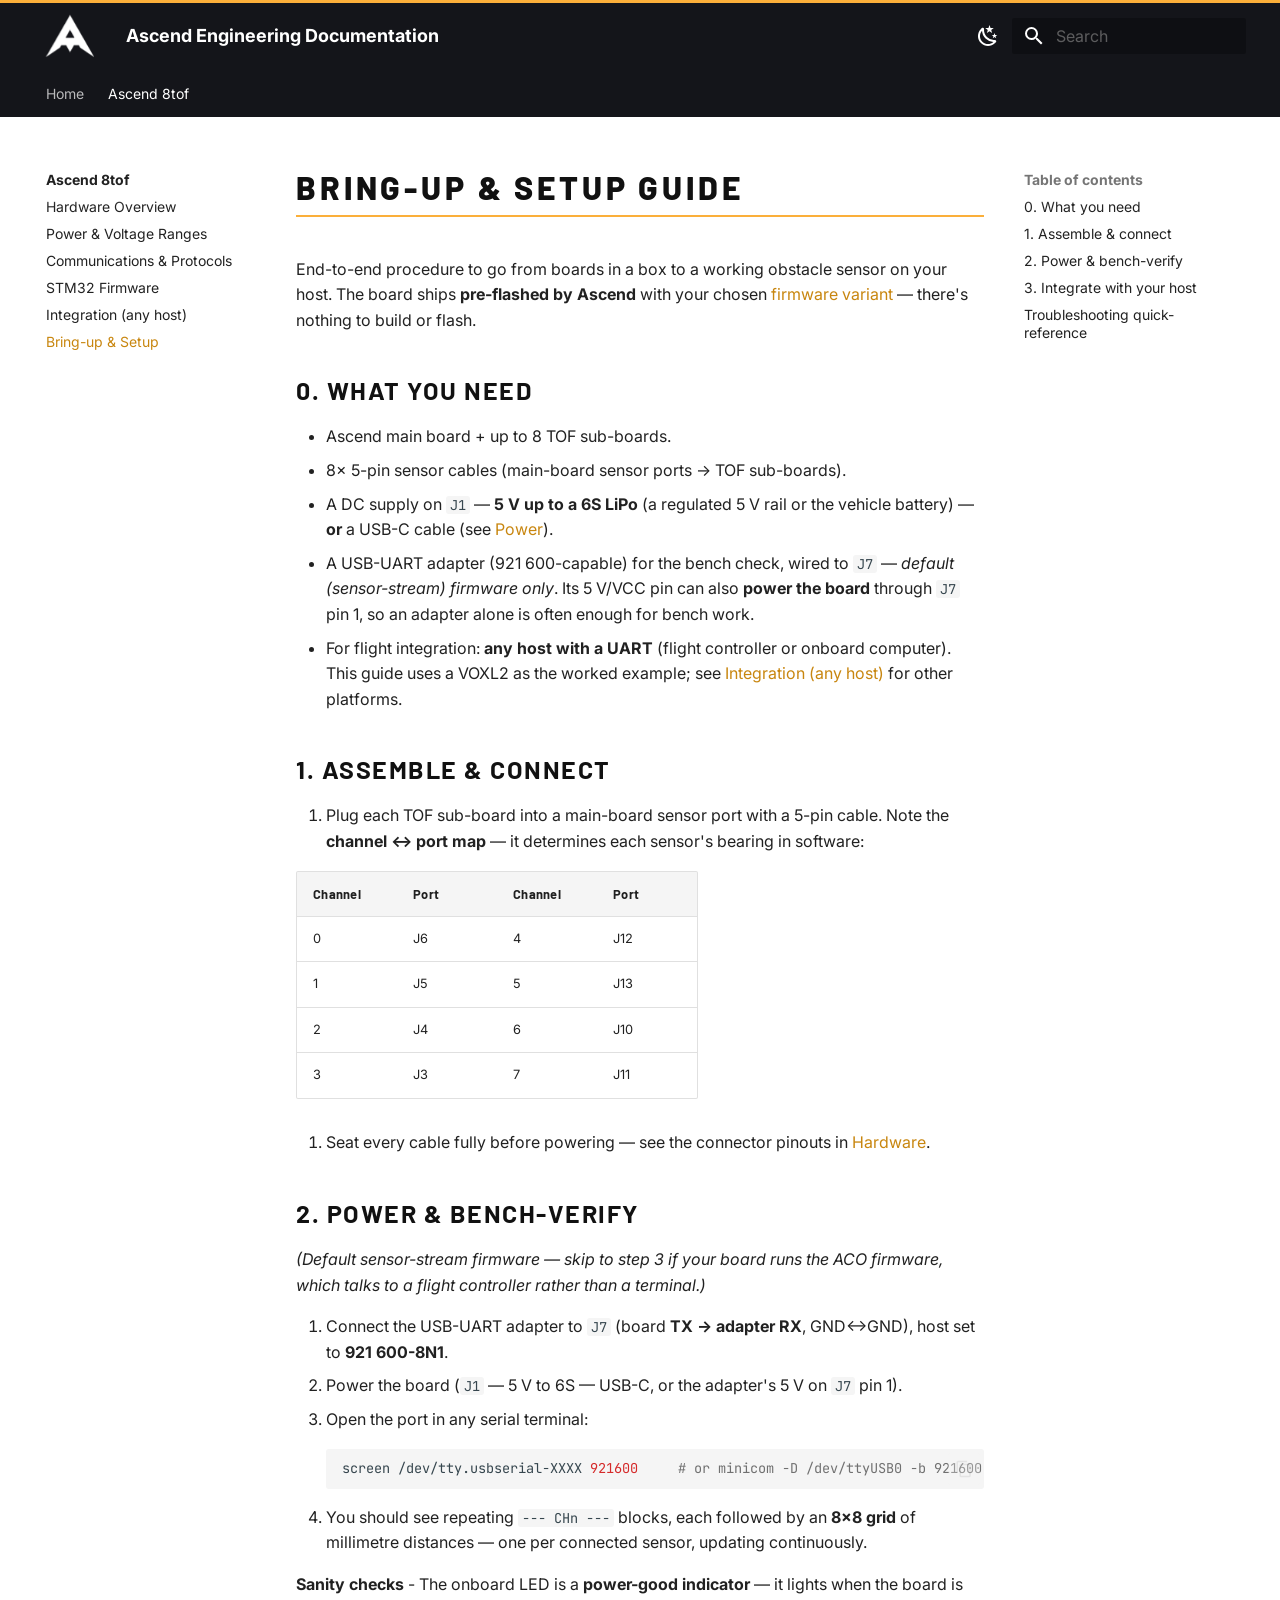
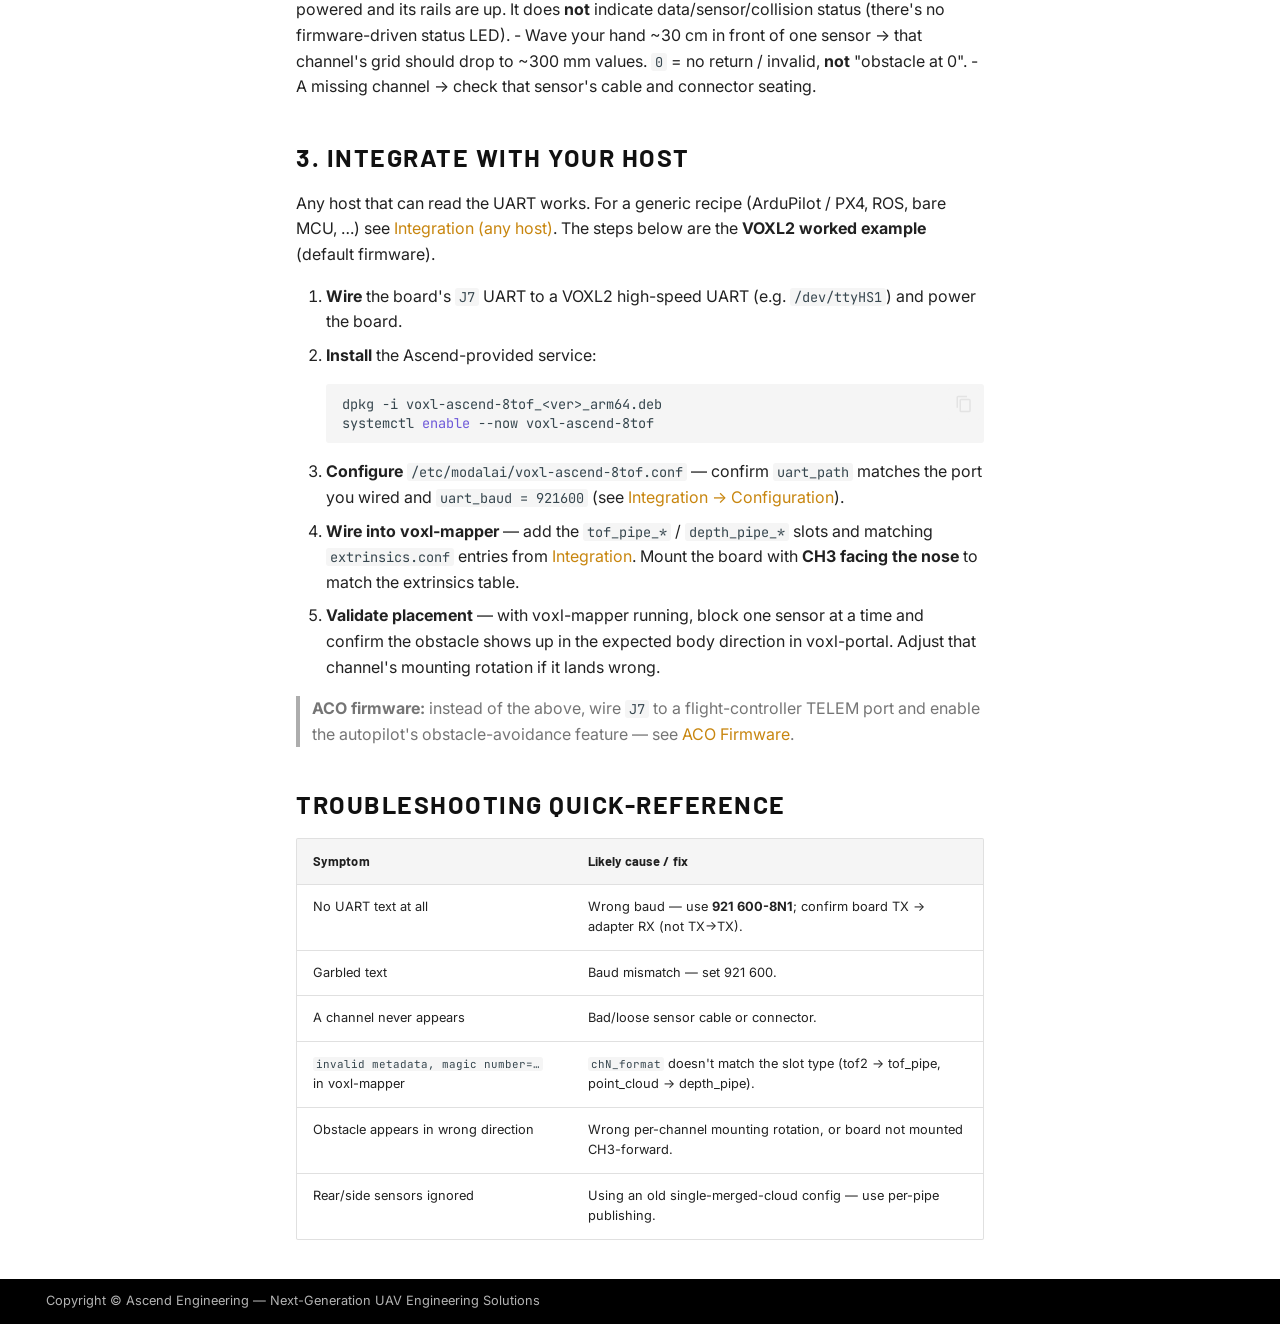
<file: ascend-8tof/06-bringup-setup/index.html>
<!doctype html>
<html lang="en" class="no-js">
  <head>
    
      <meta charset="utf-8">
      <meta name="viewport" content="width=device-width,initial-scale=1">
      
        <meta name="description" content="Documentation for Ascend Engineering hardware and software — UAV companion computers, sensor systems, firmware, and integration guides">
      
      
        <meta name="author" content="Ascend Engineering">
      
      
        <link rel="canonical" href="https://docs.ascendengineer.com/ascend-8tof/06-bringup-setup/">
      
      
        <link rel="prev" href="../05-integration/">
      
      
      
        
      
      
      <link rel="icon" href="../../assets/logo-mark.png">
      <meta name="generator" content="mkdocs-1.6.1, mkdocs-material-9.7.6">
    
    
      
        <title>Bring-up & Setup - Ascend Engineering Documentation</title>
      
    
    
      <link rel="stylesheet" href="../../assets/stylesheets/main.484c7ddc.min.css">
      
        
        <link rel="stylesheet" href="../../assets/stylesheets/palette.ab4e12ef.min.css">
      
      


    
    
      
    
    
      
        
        
        <link rel="preconnect" href="https://fonts.gstatic.com" crossorigin>
        <link rel="stylesheet" href="https://fonts.googleapis.com/css?family=Inter:300,300i,400,400i,700,700i%7CJetBrains+Mono:400,400i,700,700i&display=fallback">
        <style>:root{--md-text-font:"Inter";--md-code-font:"JetBrains Mono"}</style>
      
    
    
      <link rel="stylesheet" href="../../assets/extra.css">
    
    <script>__md_scope=new URL("../..",location),__md_hash=e=>[...e].reduce(((e,_)=>(e<<5)-e+_.charCodeAt(0)),0),__md_get=(e,_=localStorage,t=__md_scope)=>JSON.parse(_.getItem(t.pathname+"."+e)),__md_set=(e,_,t=localStorage,a=__md_scope)=>{try{t.setItem(a.pathname+"."+e,JSON.stringify(_))}catch(e){}}</script>
    
      

    
    
  </head>
  
  
    
    
      
    
    
    
    
    <body dir="ltr" data-md-color-scheme="default" data-md-color-primary="black" data-md-color-accent="amber">
  
    
    <input class="md-toggle" data-md-toggle="drawer" type="checkbox" id="__drawer" autocomplete="off">
    <input class="md-toggle" data-md-toggle="search" type="checkbox" id="__search" autocomplete="off">
    <label class="md-overlay" for="__drawer"></label>
    <div data-md-component="skip">
      
        
        <a href="#bring-up-setup-guide" class="md-skip">
          Skip to content
        </a>
      
    </div>
    <div data-md-component="announce">
      
    </div>
    
    
      

<header class="md-header" data-md-component="header">
  <nav class="md-header__inner md-grid" aria-label="Header">
    <a href="../.." title="Ascend Engineering Documentation" class="md-header__button md-logo" aria-label="Ascend Engineering Documentation" data-md-component="logo">
      
  <img src="../../assets/logo-inverse.png" alt="logo">

    </a>
    <label class="md-header__button md-icon" for="__drawer">
      
      <svg xmlns="http://www.w3.org/2000/svg" viewBox="0 0 24 24"><path d="M3 6h18v2H3zm0 5h18v2H3zm0 5h18v2H3z"/></svg>
    </label>
    <div class="md-header__title" data-md-component="header-title">
      <div class="md-header__ellipsis">
        <div class="md-header__topic">
          <span class="md-ellipsis">
            Ascend Engineering Documentation
          </span>
        </div>
        <div class="md-header__topic" data-md-component="header-topic">
          <span class="md-ellipsis">
            
              Bring-up & Setup
            
          </span>
        </div>
      </div>
    </div>
    
      
        <form class="md-header__option" data-md-component="palette">
  
    
    
    
    <input class="md-option" data-md-color-media="" data-md-color-scheme="default" data-md-color-primary="black" data-md-color-accent="amber"  aria-label="Switch to dark mode"  type="radio" name="__palette" id="__palette_0">
    
      <label class="md-header__button md-icon" title="Switch to dark mode" for="__palette_1" hidden>
        <svg xmlns="http://www.w3.org/2000/svg" viewBox="0 0 24 24"><path d="m17.75 4.09-2.53 1.94.91 3.06-2.63-1.81-2.63 1.81.91-3.06-2.53-1.94L12.44 4l1.06-3 1.06 3zm3.5 6.91-1.64 1.25.59 1.98-1.7-1.17-1.7 1.17.59-1.98L15.75 11l2.06-.05L18.5 9l.69 1.95zm-2.28 4.95c.83-.08 1.72 1.1 1.19 1.85-.32.45-.66.87-1.08 1.27C15.17 23 8.84 23 4.94 19.07c-3.91-3.9-3.91-10.24 0-14.14.4-.4.82-.76 1.27-1.08.75-.53 1.93.36 1.85 1.19-.27 2.86.69 5.83 2.89 8.02a9.96 9.96 0 0 0 8.02 2.89m-1.64 2.02a12.08 12.08 0 0 1-7.8-3.47c-2.17-2.19-3.33-5-3.49-7.82-2.81 3.14-2.7 7.96.31 10.98 3.02 3.01 7.84 3.12 10.98.31"/></svg>
      </label>
    
  
    
    
    
    <input class="md-option" data-md-color-media="" data-md-color-scheme="slate" data-md-color-primary="black" data-md-color-accent="amber"  aria-label="Switch to light mode"  type="radio" name="__palette" id="__palette_1">
    
      <label class="md-header__button md-icon" title="Switch to light mode" for="__palette_0" hidden>
        <svg xmlns="http://www.w3.org/2000/svg" viewBox="0 0 24 24"><path d="M12 7a5 5 0 0 1 5 5 5 5 0 0 1-5 5 5 5 0 0 1-5-5 5 5 0 0 1 5-5m0 2a3 3 0 0 0-3 3 3 3 0 0 0 3 3 3 3 0 0 0 3-3 3 3 0 0 0-3-3m0-7 2.39 3.42C13.65 5.15 12.84 5 12 5s-1.65.15-2.39.42zM3.34 7l4.16-.35A7.2 7.2 0 0 0 5.94 8.5c-.44.74-.69 1.5-.83 2.29zm.02 10 1.76-3.77a7.131 7.131 0 0 0 2.38 4.14zM20.65 7l-1.77 3.79a7.02 7.02 0 0 0-2.38-4.15zm-.01 10-4.14.36c.59-.51 1.12-1.14 1.54-1.86.42-.73.69-1.5.83-2.29zM12 22l-2.41-3.44c.74.27 1.55.44 2.41.44.82 0 1.63-.17 2.37-.44z"/></svg>
      </label>
    
  
</form>
      
    
    
      <script>var palette=__md_get("__palette");if(palette&&palette.color){if("(prefers-color-scheme)"===palette.color.media){var media=matchMedia("(prefers-color-scheme: light)"),input=document.querySelector(media.matches?"[data-md-color-media='(prefers-color-scheme: light)']":"[data-md-color-media='(prefers-color-scheme: dark)']");palette.color.media=input.getAttribute("data-md-color-media"),palette.color.scheme=input.getAttribute("data-md-color-scheme"),palette.color.primary=input.getAttribute("data-md-color-primary"),palette.color.accent=input.getAttribute("data-md-color-accent")}for(var[key,value]of Object.entries(palette.color))document.body.setAttribute("data-md-color-"+key,value)}</script>
    
    
    
      
      
        <label class="md-header__button md-icon" for="__search">
          
          <svg xmlns="http://www.w3.org/2000/svg" viewBox="0 0 24 24"><path d="M9.5 3A6.5 6.5 0 0 1 16 9.5c0 1.61-.59 3.09-1.56 4.23l.27.27h.79l5 5-1.5 1.5-5-5v-.79l-.27-.27A6.52 6.52 0 0 1 9.5 16 6.5 6.5 0 0 1 3 9.5 6.5 6.5 0 0 1 9.5 3m0 2C7 5 5 7 5 9.5S7 14 9.5 14 14 12 14 9.5 12 5 9.5 5"/></svg>
        </label>
        <div class="md-search" data-md-component="search" role="dialog">
  <label class="md-search__overlay" for="__search"></label>
  <div class="md-search__inner" role="search">
    <form class="md-search__form" name="search">
      <input type="text" class="md-search__input" name="query" aria-label="Search" placeholder="Search" autocapitalize="off" autocorrect="off" autocomplete="off" spellcheck="false" data-md-component="search-query" required>
      <label class="md-search__icon md-icon" for="__search">
        
        <svg xmlns="http://www.w3.org/2000/svg" viewBox="0 0 24 24"><path d="M9.5 3A6.5 6.5 0 0 1 16 9.5c0 1.61-.59 3.09-1.56 4.23l.27.27h.79l5 5-1.5 1.5-5-5v-.79l-.27-.27A6.52 6.52 0 0 1 9.5 16 6.5 6.5 0 0 1 3 9.5 6.5 6.5 0 0 1 9.5 3m0 2C7 5 5 7 5 9.5S7 14 9.5 14 14 12 14 9.5 12 5 9.5 5"/></svg>
        
        <svg xmlns="http://www.w3.org/2000/svg" viewBox="0 0 24 24"><path d="M20 11v2H8l5.5 5.5-1.42 1.42L4.16 12l7.92-7.92L13.5 5.5 8 11z"/></svg>
      </label>
      <nav class="md-search__options" aria-label="Search">
        
        <button type="reset" class="md-search__icon md-icon" title="Clear" aria-label="Clear" tabindex="-1">
          
          <svg xmlns="http://www.w3.org/2000/svg" viewBox="0 0 24 24"><path d="M19 6.41 17.59 5 12 10.59 6.41 5 5 6.41 10.59 12 5 17.59 6.41 19 12 13.41 17.59 19 19 17.59 13.41 12z"/></svg>
        </button>
      </nav>
      
        <div class="md-search__suggest" data-md-component="search-suggest"></div>
      
    </form>
    <div class="md-search__output">
      <div class="md-search__scrollwrap" tabindex="0" data-md-scrollfix>
        <div class="md-search-result" data-md-component="search-result">
          <div class="md-search-result__meta">
            Initializing search
          </div>
          <ol class="md-search-result__list" role="presentation"></ol>
        </div>
      </div>
    </div>
  </div>
</div>
      
    
    
  </nav>
  
</header>
    
    <div class="md-container" data-md-component="container">
      
      
        
          
            
<nav class="md-tabs" aria-label="Tabs" data-md-component="tabs">
  <div class="md-grid">
    <ul class="md-tabs__list">
      
        
  
  
  
  
    <li class="md-tabs__item">
      <a href="../.." class="md-tabs__link">
        
  
  
    
  
  Home

      </a>
    </li>
  

      
        
  
  
  
    
  
  
    
    
      <li class="md-tabs__item md-tabs__item--active">
        <a href="../" class="md-tabs__link">
          
  
  
    
  
  Ascend 8tof

        </a>
      </li>
    
  

      
    </ul>
  </div>
</nav>
          
        
      
      <main class="md-main" data-md-component="main">
        <div class="md-main__inner md-grid">
          
            
              
              <div class="md-sidebar md-sidebar--primary" data-md-component="sidebar" data-md-type="navigation" >
                <div class="md-sidebar__scrollwrap">
                  <div class="md-sidebar__inner">
                    


  


<nav class="md-nav md-nav--primary md-nav--lifted" aria-label="Navigation" data-md-level="0">
  <label class="md-nav__title" for="__drawer">
    <a href="../.." title="Ascend Engineering Documentation" class="md-nav__button md-logo" aria-label="Ascend Engineering Documentation" data-md-component="logo">
      
  <img src="../../assets/logo-inverse.png" alt="logo">

    </a>
    Ascend Engineering Documentation
  </label>
  
  <ul class="md-nav__list" data-md-scrollfix>
    
      
      
  
  
  
  
    <li class="md-nav__item">
      <a href="../.." class="md-nav__link">
        
  
  
  <span class="md-ellipsis">
    
  
    Home
  

    
  </span>
  
  

      </a>
    </li>
  

    
      
      
  
  
    
  
  
  
    
    
      
        
          
        
      
        
      
        
      
        
      
        
      
        
      
        
      
    
    
    
      
        
        
      
      
        
      
    
    
    <li class="md-nav__item md-nav__item--active md-nav__item--section md-nav__item--nested">
      
        
        
        <input class="md-nav__toggle md-toggle " type="checkbox" id="__nav_2" checked>
        
          
          <div class="md-nav__link md-nav__container">
            <a href="../" class="md-nav__link ">
              
  
  
  <span class="md-ellipsis">
    
  
    Ascend 8tof
  

    
  </span>
  
  

            </a>
            
              
              <label class="md-nav__link " for="__nav_2" id="__nav_2_label" tabindex="">
                <span class="md-nav__icon md-icon"></span>
              </label>
            
          </div>
        
        <nav class="md-nav" data-md-level="1" aria-labelledby="__nav_2_label" aria-expanded="true">
          <label class="md-nav__title" for="__nav_2">
            <span class="md-nav__icon md-icon"></span>
            
  
    Ascend 8tof
  

          </label>
          <ul class="md-nav__list" data-md-scrollfix>
            
              
            
              
                
  
  
  
  
    <li class="md-nav__item">
      <a href="../01-hardware/" class="md-nav__link">
        
  
  
  <span class="md-ellipsis">
    
  
    Hardware Overview
  

    
  </span>
  
  

      </a>
    </li>
  

              
            
              
                
  
  
  
  
    <li class="md-nav__item">
      <a href="../02-power/" class="md-nav__link">
        
  
  
  <span class="md-ellipsis">
    
  
    Power & Voltage Ranges
  

    
  </span>
  
  

      </a>
    </li>
  

              
            
              
                
  
  
  
  
    <li class="md-nav__item">
      <a href="../03-comms-protocol/" class="md-nav__link">
        
  
  
  <span class="md-ellipsis">
    
  
    Communications & Protocols
  

    
  </span>
  
  

      </a>
    </li>
  

              
            
              
                
  
  
  
  
    <li class="md-nav__item">
      <a href="../04-firmware/" class="md-nav__link">
        
  
  
  <span class="md-ellipsis">
    
  
    STM32 Firmware
  

    
  </span>
  
  

      </a>
    </li>
  

              
            
              
                
  
  
  
  
    <li class="md-nav__item">
      <a href="../05-integration/" class="md-nav__link">
        
  
  
  <span class="md-ellipsis">
    
  
    Integration (any host)
  

    
  </span>
  
  

      </a>
    </li>
  

              
            
              
                
  
  
    
  
  
  
    <li class="md-nav__item md-nav__item--active">
      
      <input class="md-nav__toggle md-toggle" type="checkbox" id="__toc">
      
      
        
      
      
        <label class="md-nav__link md-nav__link--active" for="__toc">
          
  
  
  <span class="md-ellipsis">
    
  
    Bring-up & Setup
  

    
  </span>
  
  

          <span class="md-nav__icon md-icon"></span>
        </label>
      
      <a href="./" class="md-nav__link md-nav__link--active">
        
  
  
  <span class="md-ellipsis">
    
  
    Bring-up & Setup
  

    
  </span>
  
  

      </a>
      
        

<nav class="md-nav md-nav--secondary" aria-label="Table of contents">
  
  
  
    
  
  
    <label class="md-nav__title" for="__toc">
      <span class="md-nav__icon md-icon"></span>
      Table of contents
    </label>
    <ul class="md-nav__list" data-md-component="toc" data-md-scrollfix>
      
        <li class="md-nav__item">
  <a href="#0-what-you-need" class="md-nav__link">
    <span class="md-ellipsis">
      
        0. What you need
      
    </span>
  </a>
  
</li>
      
        <li class="md-nav__item">
  <a href="#1-assemble-connect" class="md-nav__link">
    <span class="md-ellipsis">
      
        1. Assemble &amp; connect
      
    </span>
  </a>
  
</li>
      
        <li class="md-nav__item">
  <a href="#2-power-bench-verify" class="md-nav__link">
    <span class="md-ellipsis">
      
        2. Power &amp; bench-verify
      
    </span>
  </a>
  
</li>
      
        <li class="md-nav__item">
  <a href="#3-integrate-with-your-host" class="md-nav__link">
    <span class="md-ellipsis">
      
        3. Integrate with your host
      
    </span>
  </a>
  
</li>
      
        <li class="md-nav__item">
  <a href="#troubleshooting-quick-reference" class="md-nav__link">
    <span class="md-ellipsis">
      
        Troubleshooting quick-reference
      
    </span>
  </a>
  
</li>
      
    </ul>
  
</nav>
      
    </li>
  

              
            
          </ul>
        </nav>
      
    </li>
  

    
  </ul>
</nav>
                  </div>
                </div>
              </div>
            
            
              
              <div class="md-sidebar md-sidebar--secondary" data-md-component="sidebar" data-md-type="toc" >
                <div class="md-sidebar__scrollwrap">
                  <div class="md-sidebar__inner">
                    

<nav class="md-nav md-nav--secondary" aria-label="Table of contents">
  
  
  
    
  
  
    <label class="md-nav__title" for="__toc">
      <span class="md-nav__icon md-icon"></span>
      Table of contents
    </label>
    <ul class="md-nav__list" data-md-component="toc" data-md-scrollfix>
      
        <li class="md-nav__item">
  <a href="#0-what-you-need" class="md-nav__link">
    <span class="md-ellipsis">
      
        0. What you need
      
    </span>
  </a>
  
</li>
      
        <li class="md-nav__item">
  <a href="#1-assemble-connect" class="md-nav__link">
    <span class="md-ellipsis">
      
        1. Assemble &amp; connect
      
    </span>
  </a>
  
</li>
      
        <li class="md-nav__item">
  <a href="#2-power-bench-verify" class="md-nav__link">
    <span class="md-ellipsis">
      
        2. Power &amp; bench-verify
      
    </span>
  </a>
  
</li>
      
        <li class="md-nav__item">
  <a href="#3-integrate-with-your-host" class="md-nav__link">
    <span class="md-ellipsis">
      
        3. Integrate with your host
      
    </span>
  </a>
  
</li>
      
        <li class="md-nav__item">
  <a href="#troubleshooting-quick-reference" class="md-nav__link">
    <span class="md-ellipsis">
      
        Troubleshooting quick-reference
      
    </span>
  </a>
  
</li>
      
    </ul>
  
</nav>
                  </div>
                </div>
              </div>
            
          
          
            <div class="md-content" data-md-component="content">
              
              <article class="md-content__inner md-typeset">
                
                  



<h1 id="bring-up-setup-guide">Bring-up &amp; Setup Guide<a class="headerlink" href="#bring-up-setup-guide" title="Permanent link">&para;</a></h1>
<p>End-to-end procedure to go from boards in a box to a working obstacle sensor on
your host. The board ships <strong>pre-flashed by Ascend</strong> with your chosen
<a href="../04-firmware/">firmware variant</a> — there's nothing to build or flash.</p>
<h2 id="0-what-you-need">0. What you need<a class="headerlink" href="#0-what-you-need" title="Permanent link">&para;</a></h2>
<ul>
<li>Ascend main board + up to 8 TOF sub-boards.</li>
<li>8× 5-pin sensor cables (main-board sensor ports → TOF sub-boards).</li>
<li>A DC supply on <code>J1</code> — <strong>5 V up to a 6S LiPo</strong> (a regulated 5 V rail or the
  vehicle battery) — <strong>or</strong> a USB-C cable (see <a href="../02-power/">Power</a>).</li>
<li>A USB-UART adapter (921 600-capable) for the bench check, wired to <code>J7</code>
  — <em>default (sensor-stream) firmware only</em>. Its 5 V/VCC pin can also <strong>power the
  board</strong> through <code>J7</code> pin 1, so an adapter alone is often enough for bench work.</li>
<li>For flight integration: <strong>any host with a UART</strong> (flight controller or onboard
  computer). This guide uses a VOXL2 as the worked example; see
  <a href="../05-integration/">Integration (any host)</a> for other platforms.</li>
</ul>
<h2 id="1-assemble-connect">1. Assemble &amp; connect<a class="headerlink" href="#1-assemble-connect" title="Permanent link">&para;</a></h2>
<ol>
<li>Plug each TOF sub-board into a main-board sensor port with a 5-pin cable. Note
   the <strong>channel ↔ port map</strong> — it determines each sensor's bearing in software:</li>
</ol>
<table>
<thead>
<tr>
<th>Channel</th>
<th>Port</th>
<th>Channel</th>
<th>Port</th>
</tr>
</thead>
<tbody>
<tr>
<td>0</td>
<td>J6</td>
<td>4</td>
<td>J12</td>
</tr>
<tr>
<td>1</td>
<td>J5</td>
<td>5</td>
<td>J13</td>
</tr>
<tr>
<td>2</td>
<td>J4</td>
<td>6</td>
<td>J10</td>
</tr>
<tr>
<td>3</td>
<td>J3</td>
<td>7</td>
<td>J11</td>
</tr>
</tbody>
</table>
<ol>
<li>Seat every cable fully before powering — see the connector pinouts in
   <a href="../01-hardware/#sensor-connector-8-5-pin">Hardware</a>.</li>
</ol>
<h2 id="2-power-bench-verify">2. Power &amp; bench-verify<a class="headerlink" href="#2-power-bench-verify" title="Permanent link">&para;</a></h2>
<p><em>(Default sensor-stream firmware — skip to step 3 if your board runs the ACO
firmware, which talks to a flight controller rather than a terminal.)</em></p>
<ol>
<li>Connect the USB-UART adapter to <code>J7</code> (board <strong>TX → adapter RX</strong>, GND↔GND), host
   set to <strong>921 600-8N1</strong>.</li>
<li>Power the board (<code>J1</code> — 5 V to 6S — USB-C, or the adapter's 5 V on <code>J7</code> pin 1).</li>
<li>Open the port in any serial terminal:
   <div class="highlight"><pre><span></span><code><a id="__codelineno-0-1" name="__codelineno-0-1" href="#__codelineno-0-1"></a>screen<span class="w"> </span>/dev/tty.usbserial-XXXX<span class="w"> </span><span class="m">921600</span><span class="w">     </span><span class="c1"># or minicom -D /dev/ttyUSB0 -b 921600</span>
</code></pre></div></li>
<li>You should see repeating <code>--- CHn ---</code> blocks, each followed by an <strong>8×8 grid</strong>
   of millimetre distances — one per connected sensor, updating continuously.</li>
</ol>
<p><strong>Sanity checks</strong>
- The onboard LED is a <strong>power-good indicator</strong> — it lights when the board is
  powered and its rails are up. It does <strong>not</strong> indicate data/sensor/collision
  status (there's no firmware-driven status LED).
- Wave your hand ~30 cm in front of one sensor → that channel's grid should drop
  to ~300 mm values. <code>0</code> = no return / invalid, <strong>not</strong> "obstacle at 0".
- A missing channel → check that sensor's cable and connector seating.</p>
<h2 id="3-integrate-with-your-host">3. Integrate with your host<a class="headerlink" href="#3-integrate-with-your-host" title="Permanent link">&para;</a></h2>
<p>Any host that can read the UART works. For a generic recipe (ArduPilot / PX4, ROS,
bare MCU, …) see <a href="../05-integration/">Integration (any host)</a>. The steps below are
the <strong>VOXL2 worked example</strong> (default firmware).</p>
<ol>
<li><strong>Wire</strong> the board's <code>J7</code> UART to a VOXL2 high-speed UART (e.g. <code>/dev/ttyHS1</code>)
   and power the board.</li>
<li><strong>Install</strong> the Ascend-provided service:
   <div class="highlight"><pre><span></span><code><a id="__codelineno-1-1" name="__codelineno-1-1" href="#__codelineno-1-1"></a>dpkg<span class="w"> </span>-i<span class="w"> </span>voxl-ascend-8tof_&lt;ver&gt;_arm64.deb
<a id="__codelineno-1-2" name="__codelineno-1-2" href="#__codelineno-1-2"></a>systemctl<span class="w"> </span><span class="nb">enable</span><span class="w"> </span>--now<span class="w"> </span>voxl-ascend-8tof
</code></pre></div></li>
<li><strong>Configure</strong> <code>/etc/modalai/voxl-ascend-8tof.conf</code> — confirm <code>uart_path</code>
   matches the port you wired and <code>uart_baud = 921600</code> (see
   <a href="../05-integration/#configuration-etcmodalaivoxl-ascend-8tofconf">Integration → Configuration</a>).</li>
<li><strong>Wire into voxl-mapper</strong> — add the <code>tof_pipe_*</code> / <code>depth_pipe_*</code> slots and
   matching <code>extrinsics.conf</code> entries from
   <a href="../05-integration/#voxl-mapper-wiring">Integration</a>. Mount the board with
   <strong>CH3 facing the nose</strong> to match the extrinsics table.</li>
<li><strong>Validate placement</strong> — with voxl-mapper running, block one sensor at a time
   and confirm the obstacle shows up in the expected body direction in
   voxl-portal. Adjust that channel's mounting rotation if it lands wrong.</li>
</ol>
<blockquote>
<p><strong>ACO firmware:</strong> instead of the above, wire <code>J7</code> to a flight-controller TELEM
port and enable the autopilot's obstacle-avoidance feature — see
<a href="../04-firmware/#aco-firmware-onboard-collision-avoidance-beta">ACO Firmware</a>.</p>
</blockquote>
<h2 id="troubleshooting-quick-reference">Troubleshooting quick-reference<a class="headerlink" href="#troubleshooting-quick-reference" title="Permanent link">&para;</a></h2>
<table>
<thead>
<tr>
<th>Symptom</th>
<th>Likely cause / fix</th>
</tr>
</thead>
<tbody>
<tr>
<td>No UART text at all</td>
<td>Wrong baud — use <strong>921 600-8N1</strong>; confirm board TX → adapter RX (not TX→TX).</td>
</tr>
<tr>
<td>Garbled text</td>
<td>Baud mismatch — set 921 600.</td>
</tr>
<tr>
<td>A channel never appears</td>
<td>Bad/loose sensor cable or connector.</td>
</tr>
<tr>
<td><code>invalid metadata, magic number=…</code> in voxl-mapper</td>
<td><code>chN_format</code> doesn't match the slot type (tof2 → tof_pipe, point_cloud → depth_pipe).</td>
</tr>
<tr>
<td>Obstacle appears in wrong direction</td>
<td>Wrong per-channel mounting rotation, or board not mounted CH3-forward.</td>
</tr>
<tr>
<td>Rear/side sensors ignored</td>
<td>Using an old single-merged-cloud config — use per-pipe publishing.</td>
</tr>
</tbody>
</table>












                
              </article>
            </div>
          
          
  <script>var tabs=__md_get("__tabs");if(Array.isArray(tabs))e:for(var set of document.querySelectorAll(".tabbed-set")){var labels=set.querySelector(".tabbed-labels");for(var tab of tabs)for(var label of labels.getElementsByTagName("label"))if(label.innerText.trim()===tab){var input=document.getElementById(label.htmlFor);input.checked=!0;continue e}}</script>

<script>var target=document.getElementById(location.hash.slice(1));target&&target.name&&(target.checked=target.name.startsWith("__tabbed_"))</script>
        </div>
        
          <button type="button" class="md-top md-icon" data-md-component="top" hidden>
  
  <svg xmlns="http://www.w3.org/2000/svg" viewBox="0 0 24 24"><path d="M13 20h-2V8l-5.5 5.5-1.42-1.42L12 4.16l7.92 7.92-1.42 1.42L13 8z"/></svg>
  Back to top
</button>
        
      </main>
      
        <footer class="md-footer">
  
  <div class="md-footer-meta md-typeset">
    <div class="md-footer-meta__inner md-grid">
      <div class="md-copyright">
  
    <div class="md-copyright__highlight">
      Copyright &copy; Ascend Engineering — Next-Generation UAV Engineering Solutions
    </div>
  
  
</div>
      
    </div>
  </div>
</footer>
      
    </div>
    <div class="md-dialog" data-md-component="dialog">
      <div class="md-dialog__inner md-typeset"></div>
    </div>
    
    
    
      
      
      <script id="__config" type="application/json">{"annotate": null, "base": "../..", "features": ["navigation.instant", "navigation.tracking", "navigation.top", "navigation.tabs", "navigation.sections", "navigation.indexes", "toc.follow", "search.suggest", "search.highlight", "content.code.copy", "content.tabs.link"], "search": "../../assets/javascripts/workers/search.2c215733.min.js", "tags": null, "translations": {"clipboard.copied": "Copied to clipboard", "clipboard.copy": "Copy to clipboard", "search.result.more.one": "1 more on this page", "search.result.more.other": "# more on this page", "search.result.none": "No matching documents", "search.result.one": "1 matching document", "search.result.other": "# matching documents", "search.result.placeholder": "Type to start searching", "search.result.term.missing": "Missing", "select.version": "Select version"}, "version": null}</script>
    
    
      <script src="../../assets/javascripts/bundle.79ae519e.min.js"></script>
      
    
  </body>
</html>
</file>
<file: assets/extra.css>
/* ============================================================
   Ascend Engineering brand theme for Material for MkDocs
   Palette + type pulled from ascendengineer.com:
     gold  #FBAF3A   near-black #111 / #000   body Inter / headings Barlow
   ============================================================ */

@import url('https://fonts.googleapis.com/css2?family=Barlow:wght@500;600;700;800&family=Inter:wght@400;500;600;700&display=swap');

:root {
  --ascend-gold:      #FBAF3A;
  --ascend-gold-dark: #C8860F;   /* darker gold for link text on white (contrast) */
  --ascend-black:     #111111;
  --ascend-ink:       #0b0b0b;

  /* Material theme variables */
  --md-primary-fg-color:        var(--ascend-black);
  --md-primary-fg-color--light: #2a2a2a;
  --md-primary-fg-color--dark:  #000000;
  --md-primary-bg-color:        #ffffff;
  --md-accent-fg-color:         var(--ascend-gold);

  --md-text-font: "Inter";
  --md-code-font: "JetBrains Mono", "Roboto Mono", monospace;
}

/* Links in gold (darker shade for readable contrast on white) */
[data-md-color-scheme="default"] {
  --md-typeset-a-color: var(--ascend-gold-dark);
}

/* ---- Header: near-black with a gold top stripe (mirrors the site) ---- */
.md-header {
  background-color: var(--ascend-ink);
  border-top: 3px solid var(--ascend-gold);
}
.md-tabs {
  background-color: var(--ascend-ink);
}

/* Logo mark sizing in the header */
.md-header__button.md-logo img,
.md-header__button.md-logo svg {
  height: 2.1rem;
  width: auto;
}

/* ---- Typography: Barlow headings, brand feel ---- */
.md-typeset h1,
.md-typeset h2,
.md-typeset h3,
.md-typeset h4,
.md-typeset h5 {
  font-family: "Barlow", var(--md-text-font), sans-serif;
  font-weight: 700;
  color: var(--ascend-black);
}

/* Page title + section headers echo the site's uppercase, wide-tracked look */
.md-typeset h1 {
  text-transform: uppercase;
  letter-spacing: 0.12em;
  font-weight: 800;
  border-bottom: 2px solid var(--ascend-gold);
  padding-bottom: .3rem;
}
.md-typeset h2 {
  text-transform: uppercase;
  letter-spacing: 0.06em;
}

[data-md-color-scheme="slate"] .md-typeset h1,
[data-md-color-scheme="slate"] .md-typeset h2,
[data-md-color-scheme="slate"] .md-typeset h3,
[data-md-color-scheme="slate"] .md-typeset h4,
[data-md-color-scheme="slate"] .md-typeset h5 {
  color: #f2f2f2;
}

/* ---- Accents: nav, buttons, focus, search ---- */
.md-nav__link--active,
.md-nav__link:hover,
.md-nav__item .md-nav__link--active {
  color: var(--ascend-gold-dark) !important;
}
.md-typeset .md-button--primary {
  background-color: var(--ascend-gold);
  border-color: var(--ascend-gold);
  color: #111;
}
.md-typeset .md-button--primary:hover {
  background-color: #ffbf55;
  border-color: #ffbf55;
}

/* Inline code + admonition titles a touch of brand */
.md-typeset code {
  border-radius: 3px;
}
.md-typeset .admonition.note,
.md-typeset .admonition.warning {
  border-left-color: var(--ascend-gold);
}

/* Tables: subtle header shade */
.md-typeset table:not([class]) th {
  background-color: rgba(17,17,17,0.04);
  font-family: "Barlow", sans-serif;
  letter-spacing: 0.02em;
}
[data-md-color-scheme="slate"] .md-typeset table:not([class]) th {
  background-color: rgba(255,255,255,0.06);
}

/* Center figures and their images/captions on the page */
.md-typeset figure {
  display: block;
  width: 100%;
  margin: 1.5em 0;
  text-align: center;
}
.md-typeset figure > img {
  display: inline-block;
  margin: 0 auto;
}
.md-typeset figure > figcaption {
  margin: 0.5em auto 0;
  max-width: 30rem;
}

/* Footer: match the dark brand */
.md-footer {
  background-color: var(--ascend-ink);
}
.md-footer-meta {
  background-color: #000;
}
</file>
<file: assets/stylesheets/main.484c7ddc.min.css>
@charset "UTF-8";html{-webkit-text-size-adjust:none;-moz-text-size-adjust:none;text-size-adjust:none;box-sizing:border-box}*,:after,:before{box-sizing:inherit}@media (prefers-reduced-motion){*,:after,:before{transition:none!important}}body{margin:0}a,button,input,label{-webkit-tap-highlight-color:transparent}a{color:inherit;text-decoration:none}hr{border:0;box-sizing:initial;display:block;height:.05rem;overflow:visible;padding:0}small{font-size:80%}sub,sup{line-height:1em}img{border-style:none}table{border-collapse:initial;border-spacing:0}td,th{font-weight:400;vertical-align:top}button{background:#0000;border:0;font-family:inherit;font-size:inherit;margin:0;padding:0}input{border:0;outline:none}:root{--md-primary-fg-color:#4051b5;--md-primary-fg-color--light:#5d6cc0;--md-primary-fg-color--dark:#303fa1;--md-primary-bg-color:#fff;--md-primary-bg-color--light:#ffffffb3;--md-accent-fg-color:#526cfe;--md-accent-fg-color--transparent:#526cfe1a;--md-accent-bg-color:#fff;--md-accent-bg-color--light:#ffffffb3}[data-md-color-scheme=default]{color-scheme:light}[data-md-color-scheme=default] img[src$="#gh-dark-mode-only"],[data-md-color-scheme=default] img[src$="#only-dark"]{display:none}:root,[data-md-color-scheme=default]{--md-hue:225deg;--md-default-fg-color:#000000de;--md-default-fg-color--light:#0000008a;--md-default-fg-color--lighter:#00000052;--md-default-fg-color--lightest:#00000012;--md-default-bg-color:#fff;--md-default-bg-color--light:#ffffffb3;--md-default-bg-color--lighter:#ffffff4d;--md-default-bg-color--lightest:#ffffff1f;--md-code-fg-color:#36464e;--md-code-bg-color:#f5f5f5;--md-code-bg-color--light:#f5f5f5b3;--md-code-bg-color--lighter:#f5f5f54d;--md-code-hl-color:#4287ff;--md-code-hl-color--light:#4287ff1a;--md-code-hl-number-color:#d52a2a;--md-code-hl-special-color:#db1457;--md-code-hl-function-color:#a846b9;--md-code-hl-constant-color:#6e59d9;--md-code-hl-keyword-color:#3f6ec6;--md-code-hl-string-color:#1c7d4d;--md-code-hl-name-color:var(--md-code-fg-color);--md-code-hl-operator-color:var(--md-default-fg-color--light);--md-code-hl-punctuation-color:var(--md-default-fg-color--light);--md-code-hl-comment-color:var(--md-default-fg-color--light);--md-code-hl-generic-color:var(--md-default-fg-color--light);--md-code-hl-variable-color:var(--md-default-fg-color--light);--md-typeset-color:var(--md-default-fg-color);--md-typeset-a-color:var(--md-primary-fg-color);--md-typeset-del-color:#f5503d26;--md-typeset-ins-color:#0bd57026;--md-typeset-kbd-color:#fafafa;--md-typeset-kbd-accent-color:#fff;--md-typeset-kbd-border-color:#b8b8b8;--md-typeset-mark-color:#ffff0080;--md-typeset-table-color:#0000001f;--md-typeset-table-color--light:rgba(0,0,0,.035);--md-admonition-fg-color:var(--md-default-fg-color);--md-admonition-bg-color:var(--md-default-bg-color);--md-warning-fg-color:#000000de;--md-warning-bg-color:#ff9;--md-footer-fg-color:#fff;--md-footer-fg-color--light:#ffffffb3;--md-footer-fg-color--lighter:#ffffff73;--md-footer-bg-color:#000000de;--md-footer-bg-color--dark:#00000052;--md-shadow-z1:0 0.2rem 0.5rem #0000000d,0 0 0.05rem #0000001a;--md-shadow-z2:0 0.2rem 0.5rem #0000001a,0 0 0.05rem #00000040;--md-shadow-z3:0 0.2rem 0.5rem #0003,0 0 0.05rem #00000059}.md-icon svg{fill:currentcolor;display:block;height:1.2rem;width:1.2rem}body{-webkit-font-smoothing:antialiased;-moz-osx-font-smoothing:grayscale;--md-text-font-family:var(--md-text-font,_),-apple-system,BlinkMacSystemFont,Helvetica,Arial,sans-serif;--md-code-font-family:var(--md-code-font,_),SFMono-Regular,Consolas,Menlo,monospace}aside,body,input{font-feature-settings:"kern","liga";color:var(--md-typeset-color);font-family:var(--md-text-font-family)}code,kbd,pre{font-feature-settings:"kern";font-family:var(--md-code-font-family)}:root{--md-typeset-table-sort-icon:url('data:image/svg+xml;charset=utf-8,<svg xmlns="http://www.w3.org/2000/svg" viewBox="0 0 24 24"><path d="m18 21-4-4h3V7h-3l4-4 4 4h-3v10h3M2 19v-2h10v2M2 13v-2h7v2M2 7V5h4v2z"/></svg>');--md-typeset-table-sort-icon--asc:url('data:image/svg+xml;charset=utf-8,<svg xmlns="http://www.w3.org/2000/svg" viewBox="0 0 24 24"><path d="M19 17h3l-4 4-4-4h3V3h2M2 17h10v2H2M6 5v2H2V5m0 6h7v2H2z"/></svg>');--md-typeset-table-sort-icon--desc:url('data:image/svg+xml;charset=utf-8,<svg xmlns="http://www.w3.org/2000/svg" viewBox="0 0 24 24"><path d="M19 7h3l-4-4-4 4h3v14h2M2 17h10v2H2M6 5v2H2V5m0 6h7v2H2z"/></svg>')}.md-typeset{-webkit-print-color-adjust:exact;color-adjust:exact;font-size:.8rem;line-height:1.6;overflow-wrap:break-word}@media print{.md-typeset{font-size:.68rem}}.md-typeset blockquote,.md-typeset dl,.md-typeset figure,.md-typeset ol,.md-typeset pre,.md-typeset ul{margin-bottom:1em;margin-top:1em}.md-typeset h1{color:var(--md-default-fg-color--light);font-size:2em;line-height:1.3;margin:0 0 1.25em}.md-typeset h1,.md-typeset h2{font-weight:300;letter-spacing:-.01em}.md-typeset h2{font-size:1.5625em;line-height:1.4;margin:1.6em 0 .64em}.md-typeset h3{font-size:1.25em;font-weight:400;letter-spacing:-.01em;line-height:1.5;margin:1.6em 0 .8em}.md-typeset h2+h3{margin-top:.8em}.md-typeset h4{font-weight:700;letter-spacing:-.01em;margin:1em 0}.md-typeset h5,.md-typeset h6{color:var(--md-default-fg-color--light);font-size:.8em;font-weight:700;letter-spacing:-.01em;margin:1.25em 0}.md-typeset h5{text-transform:uppercase}.md-typeset h5 code{text-transform:none}.md-typeset hr{border-bottom:.05rem solid var(--md-default-fg-color--lightest);display:flow-root;margin:1.5em 0}.md-typeset a{color:var(--md-typeset-a-color);word-break:break-word}.md-typeset a,.md-typeset a:before{transition:color 125ms}.md-typeset a:focus,.md-typeset a:hover{color:var(--md-accent-fg-color)}.md-typeset a:focus code,.md-typeset a:hover code{background-color:var(--md-accent-fg-color--transparent);color:var(--md-accent-fg-color)}.md-typeset a code{color:var(--md-typeset-a-color)}.md-typeset a.focus-visible{outline-color:var(--md-accent-fg-color);outline-offset:.2rem}.md-typeset code,.md-typeset kbd,.md-typeset pre{color:var(--md-code-fg-color);direction:ltr;font-variant-ligatures:none;transition:background-color 125ms}@media print{.md-typeset code,.md-typeset kbd,.md-typeset pre{white-space:pre-wrap}}.md-typeset code{background-color:var(--md-code-bg-color);border-radius:.1rem;-webkit-box-decoration-break:clone;box-decoration-break:clone;font-size:.85em;padding:0 .2941176471em;transition:color 125ms,background-color 125ms;word-break:break-word}.md-typeset code:not(.focus-visible){-webkit-tap-highlight-color:transparent;outline:none}.md-typeset pre{display:flow-root;line-height:1.4;position:relative}.md-typeset pre>code{-webkit-box-decoration-break:slice;box-decoration-break:slice;box-shadow:none;display:block;margin:0;outline-color:var(--md-accent-fg-color);overflow:auto;padding:.7720588235em 1.1764705882em;scrollbar-color:var(--md-default-fg-color--lighter) #0000;scrollbar-width:thin;touch-action:auto;word-break:normal}.md-typeset pre>code:hover{scrollbar-color:var(--md-accent-fg-color) #0000}.md-typeset pre>code::-webkit-scrollbar{height:.2rem;width:.2rem}.md-typeset pre>code::-webkit-scrollbar-thumb{background-color:var(--md-default-fg-color--lighter)}.md-typeset pre>code::-webkit-scrollbar-thumb:hover{background-color:var(--md-accent-fg-color)}.md-typeset kbd{background-color:var(--md-typeset-kbd-color);border-radius:.1rem;box-shadow:0 .1rem 0 .05rem var(--md-typeset-kbd-border-color),0 .1rem 0 var(--md-typeset-kbd-border-color),0 -.1rem .2rem var(--md-typeset-kbd-accent-color) inset;color:var(--md-default-fg-color);display:inline-block;font-size:.75em;padding:0 .6666666667em;vertical-align:text-top;word-break:break-word}.md-typeset mark{background-color:var(--md-typeset-mark-color);-webkit-box-decoration-break:clone;box-decoration-break:clone;color:inherit;word-break:break-word}.md-typeset abbr{cursor:help;text-decoration:none}.md-typeset [data-preview],.md-typeset abbr{border-bottom:.05rem dotted var(--md-default-fg-color--light)}.md-typeset small{opacity:.75}[dir=ltr] .md-typeset sub,[dir=ltr] .md-typeset sup{margin-left:.078125em}[dir=rtl] .md-typeset sub,[dir=rtl] .md-typeset sup{margin-right:.078125em}[dir=ltr] .md-typeset blockquote{padding-left:.6rem}[dir=rtl] .md-typeset blockquote{padding-right:.6rem}[dir=ltr] .md-typeset blockquote{border-left:.2rem solid var(--md-default-fg-color--lighter)}[dir=rtl] .md-typeset blockquote{border-right:.2rem solid var(--md-default-fg-color--lighter)}.md-typeset blockquote{color:var(--md-default-fg-color--light);margin-left:0;margin-right:0}.md-typeset ul{list-style-type:disc}.md-typeset ul[type]{list-style-type:revert-layer}[dir=ltr] .md-typeset ol,[dir=ltr] .md-typeset ul{margin-left:.625em}[dir=rtl] .md-typeset ol,[dir=rtl] .md-typeset ul{margin-right:.625em}.md-typeset ol,.md-typeset ul{padding:0}.md-typeset ol:not([hidden]),.md-typeset ul:not([hidden]){display:flow-root}.md-typeset ol ol,.md-typeset ul ol{list-style-type:lower-alpha}.md-typeset ol ol ol,.md-typeset ul ol ol{list-style-type:lower-roman}.md-typeset ol ol ol ol,.md-typeset ul ol ol ol{list-style-type:upper-alpha}.md-typeset ol ol ol ol ol,.md-typeset ul ol ol ol ol{list-style-type:upper-roman}.md-typeset ol[type],.md-typeset ul[type]{list-style-type:revert-layer}[dir=ltr] .md-typeset ol li,[dir=ltr] .md-typeset ul li{margin-left:1.25em}[dir=rtl] .md-typeset ol li,[dir=rtl] .md-typeset ul li{margin-right:1.25em}.md-typeset ol li,.md-typeset ul li{margin-bottom:.5em}.md-typeset ol li blockquote,.md-typeset ol li p,.md-typeset ul li blockquote,.md-typeset ul li p{margin:.5em 0}.md-typeset ol li:last-child,.md-typeset ul li:last-child{margin-bottom:0}[dir=ltr] .md-typeset ol li ol,[dir=ltr] .md-typeset ol li ul,[dir=ltr] .md-typeset ul li ol,[dir=ltr] .md-typeset ul li ul{margin-left:.625em}[dir=rtl] .md-typeset ol li ol,[dir=rtl] .md-typeset ol li ul,[dir=rtl] .md-typeset ul li ol,[dir=rtl] .md-typeset ul li ul{margin-right:.625em}.md-typeset ol li ol,.md-typeset ol li ul,.md-typeset ul li ol,.md-typeset ul li ul{margin-bottom:.5em;margin-top:.5em}[dir=ltr] .md-typeset dd{margin-left:1.875em}[dir=rtl] .md-typeset dd{margin-right:1.875em}.md-typeset dd{margin-bottom:1.5em;margin-top:1em}.md-typeset img,.md-typeset svg,.md-typeset video{height:auto;max-width:100%}.md-typeset img[align=left]{margin:1em 1em 1em 0}.md-typeset img[align=right]{margin:1em 0 1em 1em}.md-typeset img[align]:only-child{margin-top:0}.md-typeset figure{display:flow-root;margin:1em auto;max-width:100%;text-align:center;width:fit-content}.md-typeset figure img{display:block;margin:0 auto}.md-typeset figcaption{font-style:italic;margin:1em auto;max-width:24rem}.md-typeset iframe{max-width:100%}.md-typeset table:not([class]){background-color:var(--md-default-bg-color);border:.05rem solid var(--md-typeset-table-color);border-radius:.1rem;display:inline-block;font-size:.64rem;max-width:100%;overflow:auto;touch-action:auto}@media print{.md-typeset table:not([class]){display:table}}.md-typeset table:not([class])+*{margin-top:1.5em}.md-typeset table:not([class]) td>:first-child,.md-typeset table:not([class]) th>:first-child{margin-top:0}.md-typeset table:not([class]) td>:last-child,.md-typeset table:not([class]) th>:last-child{margin-bottom:0}.md-typeset table:not([class]) td:not([align]),.md-typeset table:not([class]) th:not([align]){text-align:left}[dir=rtl] .md-typeset table:not([class]) td:not([align]),[dir=rtl] .md-typeset table:not([class]) th:not([align]){text-align:right}.md-typeset table:not([class]) th{font-weight:700;min-width:5rem;padding:.9375em 1.25em;vertical-align:top}.md-typeset table:not([class]) td{border-top:.05rem solid var(--md-typeset-table-color);padding:.9375em 1.25em;vertical-align:top}.md-typeset table:not([class]) tbody tr{transition:background-color 125ms}.md-typeset table:not([class]) tbody tr:hover{background-color:var(--md-typeset-table-color--light);box-shadow:0 .05rem 0 var(--md-default-bg-color) inset}.md-typeset table:not([class]) a{word-break:normal}.md-typeset table th[role=columnheader]{cursor:pointer}[dir=ltr] .md-typeset table th[role=columnheader]:after{margin-left:.5em}[dir=rtl] .md-typeset table th[role=columnheader]:after{margin-right:.5em}.md-typeset table th[role=columnheader]:after{content:"";display:inline-block;height:1.2em;-webkit-mask-image:var(--md-typeset-table-sort-icon);mask-image:var(--md-typeset-table-sort-icon);-webkit-mask-repeat:no-repeat;mask-repeat:no-repeat;-webkit-mask-size:contain;mask-size:contain;transition:background-color 125ms;vertical-align:text-bottom;width:1.2em}.md-typeset table th[role=columnheader]:hover:after{background-color:var(--md-default-fg-color--lighter)}.md-typeset table th[role=columnheader][aria-sort=ascending]:after{background-color:var(--md-default-fg-color--light);-webkit-mask-image:var(--md-typeset-table-sort-icon--asc);mask-image:var(--md-typeset-table-sort-icon--asc)}.md-typeset table th[role=columnheader][aria-sort=descending]:after{background-color:var(--md-default-fg-color--light);-webkit-mask-image:var(--md-typeset-table-sort-icon--desc);mask-image:var(--md-typeset-table-sort-icon--desc)}.md-typeset__scrollwrap{margin:1em -.8rem;overflow-x:auto;touch-action:auto}.md-typeset__table{display:inline-block;margin-bottom:.5em;padding:0 .8rem}@media print{.md-typeset__table{display:block}}html .md-typeset__table table{display:table;margin:0;overflow:hidden;width:100%}@media screen and (max-width:44.984375em){.md-content__inner>pre{margin:1em -.8rem}.md-content__inner>pre code{border-radius:0}}.md-typeset .md-author{border-radius:100%;display:block;flex-shrink:0;height:1.6rem;overflow:hidden;position:relative;transition:color 125ms,transform 125ms;width:1.6rem}.md-typeset .md-author img{display:block}.md-typeset .md-author--more{background:var(--md-default-fg-color--lightest);color:var(--md-default-fg-color--lighter);font-size:.6rem;font-weight:700;line-height:1.6rem;text-align:center}.md-typeset .md-author--long{height:2.4rem;width:2.4rem}.md-typeset a.md-author{transform:scale(1)}.md-typeset a.md-author img{border-radius:100%;filter:grayscale(100%) opacity(75%);transition:filter 125ms}.md-typeset a.md-author:focus,.md-typeset a.md-author:hover{transform:scale(1.1);z-index:1}.md-typeset a.md-author:focus img,.md-typeset a.md-author:hover img{filter:grayscale(0)}.md-banner{background-color:var(--md-footer-bg-color);color:var(--md-footer-fg-color);overflow:auto}@media print{.md-banner{display:none}}.md-banner--warning{background-color:var(--md-warning-bg-color);color:var(--md-warning-fg-color)}.md-banner__inner{font-size:.7rem;margin:.6rem auto;padding:0 .8rem}[dir=ltr] .md-banner__button{float:right}[dir=rtl] .md-banner__button{float:left}.md-banner__button{color:inherit;cursor:pointer;transition:opacity .25s}.no-js .md-banner__button{display:none}.md-banner__button:hover{opacity:.7}html{font-size:125%;height:100%;overflow-x:hidden}@media screen and (min-width:100em){html{font-size:137.5%}}@media screen and (min-width:125em){html{font-size:150%}}body{background-color:var(--md-default-bg-color);display:flex;flex-direction:column;font-size:.5rem;min-height:100%;position:relative;width:100%}@media print{body{display:block}}@media screen and (max-width:59.984375em){body[data-md-scrolllock]{position:fixed}}.md-grid{margin-left:auto;margin-right:auto;max-width:61rem}.md-container{display:flex;flex-direction:column;flex-grow:1}@media print{.md-container{display:block}}.md-main{flex-grow:1}.md-main__inner{display:flex;height:100%;margin-top:1.5rem}.md-ellipsis{overflow:hidden;text-overflow:ellipsis}.md-toggle{display:none}.md-option{height:0;opacity:0;position:absolute;width:0}.md-option:checked+label:not([hidden]){display:block}.md-option.focus-visible+label{outline-color:var(--md-accent-fg-color);outline-style:auto}.md-skip{background-color:var(--md-default-fg-color);border-radius:.1rem;color:var(--md-default-bg-color);font-size:.64rem;margin:.5rem;opacity:0;outline-color:var(--md-accent-fg-color);padding:.3rem .5rem;position:fixed;transform:translateY(.4rem);z-index:-1}.md-skip:focus{opacity:1;transform:translateY(0);transition:transform .25s cubic-bezier(.4,0,.2,1),opacity 175ms 75ms;z-index:10}@page{margin:25mm}:root{--md-clipboard-icon:url('data:image/svg+xml;charset=utf-8,<svg xmlns="http://www.w3.org/2000/svg" viewBox="0 0 24 24"><path d="M19 21H8V7h11m0-2H8a2 2 0 0 0-2 2v14a2 2 0 0 0 2 2h11a2 2 0 0 0 2-2V7a2 2 0 0 0-2-2m-3-4H4a2 2 0 0 0-2 2v14h2V3h12z"/></svg>')}.md-clipboard{border-radius:.1rem;color:var(--md-default-fg-color--lightest);cursor:pointer;height:1.5em;outline-color:var(--md-accent-fg-color);outline-offset:.1rem;transition:color .25s;width:1.5em;z-index:1}@media print{.md-clipboard{display:none}}.md-clipboard:not(.focus-visible){-webkit-tap-highlight-color:transparent;outline:none}:hover>.md-clipboard{color:var(--md-default-fg-color--light)}.md-clipboard:focus,.md-clipboard:hover{color:var(--md-accent-fg-color)}.md-clipboard:after{background-color:currentcolor;content:"";display:block;height:1.125em;margin:0 auto;-webkit-mask-image:var(--md-clipboard-icon);mask-image:var(--md-clipboard-icon);-webkit-mask-position:center;mask-position:center;-webkit-mask-repeat:no-repeat;mask-repeat:no-repeat;-webkit-mask-size:contain;mask-size:contain;width:1.125em}.md-clipboard--inline{cursor:pointer}.md-clipboard--inline code{transition:color .25s,background-color .25s}.md-clipboard--inline:focus code,.md-clipboard--inline:hover code{background-color:var(--md-accent-fg-color--transparent);color:var(--md-accent-fg-color)}:root{--md-code-select-icon:url('data:image/svg+xml;charset=utf-8,<svg xmlns="http://www.w3.org/2000/svg" viewBox="0 0 24 24"><path d="M19 19h-4v2h4c1.1 0 2-.9 2-2v-4h-2m0-12h-4v2h4v4h2V5c0-1.1-.9-2-2-2M5 5h4V3H5c-1.1 0-2 .9-2 2v4h2m0 6H3v4c0 1.1.9 2 2 2h4v-2H5zm2-4h2v2H7zm4 0h2v2h-2zm4 0h2v2h-2zM7 7h2v2H7zm4 0h2v2h-2zm4 0h2v2h-2zm-8 8h2v2H7zm4 0h2v2h-2zm4 0h2v2h-2z"/></svg>');--md-code-copy-icon:url('data:image/svg+xml;charset=utf-8,<svg xmlns="http://www.w3.org/2000/svg" viewBox="0 0 24 24"><path d="M19 21H8V7h11m0-2H8a2 2 0 0 0-2 2v14a2 2 0 0 0 2 2h11a2 2 0 0 0 2-2V7a2 2 0 0 0-2-2m-3-4H4a2 2 0 0 0-2 2v14h2V3h12z"/></svg>')}.md-typeset .md-code__content{display:grid}.md-code__nav{background-color:var(--md-code-bg-color--lighter);border-radius:.1rem;display:flex;gap:.2rem;padding:.2rem;position:absolute;right:.25em;top:.25em;transition:background-color .25s;z-index:1}:hover>.md-code__nav{background-color:var(--md-code-bg-color--light)}.md-code__button{color:var(--md-default-fg-color--lightest);cursor:pointer;display:block;height:1.5em;outline-color:var(--md-accent-fg-color);outline-offset:.1rem;transition:color .25s;width:1.5em}:hover>*>.md-code__button{color:var(--md-default-fg-color--light)}.md-code__button.focus-visible,.md-code__button:hover{color:var(--md-accent-fg-color)}.md-code__button--active{color:var(--md-default-fg-color)!important}.md-code__button:after{background-color:currentcolor;content:"";display:block;height:1.125em;margin:0 auto;-webkit-mask-position:center;mask-position:center;-webkit-mask-repeat:no-repeat;mask-repeat:no-repeat;-webkit-mask-size:contain;mask-size:contain;width:1.125em}.md-code__button[data-md-type=select]:after{-webkit-mask-image:var(--md-code-select-icon);mask-image:var(--md-code-select-icon)}.md-code__button[data-md-type=copy]:after{-webkit-mask-image:var(--md-code-copy-icon);mask-image:var(--md-code-copy-icon)}@keyframes consent{0%{opacity:0;transform:translateY(100%)}to{opacity:1;transform:translateY(0)}}@keyframes overlay{0%{opacity:0}to{opacity:1}}.md-consent__overlay{animation:overlay .25s both;-webkit-backdrop-filter:blur(.1rem);backdrop-filter:blur(.1rem);background-color:#0000008a;height:100%;opacity:1;position:fixed;top:0;width:100%;z-index:5}.md-consent__inner{animation:consent .5s cubic-bezier(.1,.7,.1,1) both;background-color:var(--md-default-bg-color);border:0;border-radius:.1rem;bottom:0;box-shadow:0 0 .2rem #0000001a,0 .2rem .4rem #0003;max-height:100%;overflow:auto;padding:0;position:fixed;width:100%;z-index:5}.md-consent__form{padding:.8rem}.md-consent__settings{display:none;margin:1em 0}input:checked+.md-consent__settings{display:block}.md-consent__controls{margin-bottom:.8rem}.md-typeset .md-consent__controls .md-button{display:inline}@media screen and (max-width:44.984375em){.md-typeset .md-consent__controls .md-button{display:block;margin-top:.4rem;text-align:center;width:100%}}.md-consent label{cursor:pointer}.md-content{flex-grow:1;min-width:0}.md-content__inner{margin:0 .8rem 1.2rem;padding-top:.6rem}@media screen and (min-width:76.25em){[dir=ltr] .md-sidebar--primary:not([hidden])~.md-content>.md-content__inner{margin-left:1.2rem}[dir=ltr] .md-sidebar--secondary:not([hidden])~.md-content>.md-content__inner,[dir=rtl] .md-sidebar--primary:not([hidden])~.md-content>.md-content__inner{margin-right:1.2rem}[dir=rtl] .md-sidebar--secondary:not([hidden])~.md-content>.md-content__inner{margin-left:1.2rem}}.md-content__inner:before{content:"";display:block;height:.4rem}.md-content__inner>:last-child{margin-bottom:0}[dir=ltr] .md-content__button{float:right}[dir=rtl] .md-content__button{float:left}[dir=ltr] .md-content__button{margin-left:.4rem}[dir=rtl] .md-content__button{margin-right:.4rem}.md-content__button{margin:.4rem 0;padding:0}@media print{.md-content__button{display:none}}.md-typeset .md-content__button{color:var(--md-default-fg-color--lighter)}.md-content__button svg{display:inline;vertical-align:top}[dir=rtl] .md-content__button svg{transform:scaleX(-1)}[dir=ltr] .md-dialog{right:.8rem}[dir=rtl] .md-dialog{left:.8rem}.md-dialog{background-color:var(--md-default-fg-color);border-radius:.1rem;bottom:.8rem;box-shadow:var(--md-shadow-z3);min-width:11.1rem;opacity:0;padding:.4rem .6rem;pointer-events:none;position:fixed;transform:translateY(100%);transition:transform 0ms .4s,opacity .4s;z-index:4}@media print{.md-dialog{display:none}}.md-dialog--active{opacity:1;pointer-events:auto;transform:translateY(0);transition:transform .4s cubic-bezier(.075,.85,.175,1),opacity .4s}.md-dialog__inner{color:var(--md-default-bg-color);font-size:.7rem}.md-feedback{margin:2em 0 1em;text-align:center}.md-feedback fieldset{border:none;margin:0;padding:0}.md-feedback__title{font-weight:700;margin:1em auto}.md-feedback__inner{position:relative}.md-feedback__list{display:flex;flex-wrap:wrap;place-content:baseline center;position:relative}.md-feedback__list:hover .md-icon:not(:disabled){color:var(--md-default-fg-color--lighter)}:disabled .md-feedback__list{min-height:1.8rem}.md-feedback__icon{color:var(--md-default-fg-color--light);cursor:pointer;flex-shrink:0;margin:0 .1rem;transition:color 125ms}.md-feedback__icon:not(:disabled).md-icon:hover{color:var(--md-accent-fg-color)}.md-feedback__icon:disabled{color:var(--md-default-fg-color--lightest);pointer-events:none}.md-feedback__note{opacity:0;position:relative;transform:translateY(.4rem);transition:transform .4s cubic-bezier(.1,.7,.1,1),opacity .15s}.md-feedback__note>*{margin:0 auto;max-width:16rem}:disabled .md-feedback__note{opacity:1;transform:translateY(0)}@media print{.md-feedback{display:none}}.md-footer{background-color:var(--md-footer-bg-color);color:var(--md-footer-fg-color)}@media print{.md-footer{display:none}}.md-footer__inner{justify-content:space-between;overflow:auto;padding:.2rem}.md-footer__inner:not([hidden]){display:flex}.md-footer__link{align-items:end;display:flex;flex-grow:0.01;margin-bottom:.4rem;margin-top:1rem;max-width:100%;outline-color:var(--md-accent-fg-color);overflow:hidden;transition:opacity .25s}.md-footer__link:focus,.md-footer__link:hover{opacity:.7}[dir=rtl] .md-footer__link svg{transform:scaleX(-1)}@media screen and (max-width:44.984375em){.md-footer__link--prev{flex-shrink:0}.md-footer__link--prev .md-footer__title{display:none}}[dir=ltr] .md-footer__link--next{margin-left:auto}[dir=rtl] .md-footer__link--next{margin-right:auto}.md-footer__link--next{text-align:right}[dir=rtl] .md-footer__link--next{text-align:left}.md-footer__title{flex-grow:1;font-size:.9rem;margin-bottom:.7rem;max-width:calc(100% - 2.4rem);padding:0 1rem;white-space:nowrap}.md-footer__button{margin:.2rem;padding:.4rem}.md-footer__direction{font-size:.64rem;opacity:.7}.md-footer-meta{background-color:var(--md-footer-bg-color--dark)}.md-footer-meta__inner{display:flex;flex-wrap:wrap;justify-content:space-between;padding:.2rem}html .md-footer-meta.md-typeset a{color:var(--md-footer-fg-color--light)}html .md-footer-meta.md-typeset a:focus,html .md-footer-meta.md-typeset a:hover{color:var(--md-footer-fg-color)}.md-copyright{color:var(--md-footer-fg-color--lighter);font-size:.64rem;margin:auto .6rem;padding:.4rem 0;width:100%}@media screen and (min-width:45em){.md-copyright{width:auto}}.md-copyright__highlight{color:var(--md-footer-fg-color--light)}.md-social{display:inline-flex;gap:.2rem;margin:0 .4rem;padding:.2rem 0 .6rem}@media screen and (min-width:45em){.md-social{padding:.6rem 0}}.md-social__link{display:inline-block;height:1.6rem;text-align:center;width:1.6rem}.md-social__link:before{line-height:1.9}.md-social__link svg{fill:currentcolor;max-height:.8rem;vertical-align:-25%}.md-typeset .md-button{border:.1rem solid;border-radius:.1rem;color:var(--md-primary-fg-color);cursor:pointer;display:inline-block;font-weight:700;padding:.625em 2em;transition:color 125ms,background-color 125ms,border-color 125ms}.md-typeset .md-button--primary{background-color:var(--md-primary-fg-color);border-color:var(--md-primary-fg-color);color:var(--md-primary-bg-color)}.md-typeset .md-button:focus,.md-typeset .md-button:hover{background-color:var(--md-accent-fg-color);border-color:var(--md-accent-fg-color);color:var(--md-accent-bg-color)}[dir=ltr] .md-typeset .md-input{border-top-left-radius:.1rem}[dir=ltr] .md-typeset .md-input,[dir=rtl] .md-typeset .md-input{border-top-right-radius:.1rem}[dir=rtl] .md-typeset .md-input{border-top-left-radius:.1rem}.md-typeset .md-input{border-bottom:.1rem solid var(--md-default-fg-color--lighter);box-shadow:var(--md-shadow-z1);font-size:.8rem;height:1.8rem;padding:0 .6rem;transition:border .25s,box-shadow .25s}.md-typeset .md-input:focus,.md-typeset .md-input:hover{border-bottom-color:var(--md-accent-fg-color);box-shadow:var(--md-shadow-z2)}.md-typeset .md-input--stretch{width:100%}.md-header{background-color:var(--md-primary-fg-color);box-shadow:0 0 .2rem #0000,0 .2rem .4rem #0000;color:var(--md-primary-bg-color);display:block;left:0;position:sticky;right:0;top:0;z-index:4}@media print{.md-header{display:none}}.md-header[hidden]{transform:translateY(-100%);transition:transform .25s cubic-bezier(.8,0,.6,1),box-shadow .25s}.md-header--shadow{box-shadow:0 0 .2rem #0000001a,0 .2rem .4rem #0003;transition:transform .25s cubic-bezier(.1,.7,.1,1),box-shadow .25s}.md-header__inner{align-items:center;display:flex;padding:0 .2rem}.md-header__button{color:currentcolor;cursor:pointer;margin:.2rem;outline-color:var(--md-accent-fg-color);padding:.4rem;position:relative;transition:opacity .25s;vertical-align:middle;z-index:1}.md-header__button:hover{opacity:.7}.md-header__button:not([hidden]){display:inline-block}.md-header__button:not(.focus-visible){-webkit-tap-highlight-color:transparent;outline:none}.md-header__button.md-logo{margin:.2rem;padding:.4rem}@media screen and (max-width:76.234375em){.md-header__button.md-logo{display:none}}.md-header__button.md-logo img,.md-header__button.md-logo svg{fill:currentcolor;display:block;height:1.2rem;width:auto}@media screen and (min-width:60em){.md-header__button[for=__search]{display:none}}.no-js .md-header__button[for=__search]{display:none}[dir=rtl] .md-header__button[for=__search] svg{transform:scaleX(-1)}@media screen and (min-width:76.25em){.md-header__button[for=__drawer]{display:none}}.md-header__topic{display:flex;max-width:100%;position:absolute;transition:transform .4s cubic-bezier(.1,.7,.1,1),opacity .15s;white-space:nowrap}.md-header__topic+.md-header__topic{opacity:0;pointer-events:none;transform:translateX(1.25rem);transition:transform .4s cubic-bezier(1,.7,.1,.1),opacity .15s;z-index:-1}[dir=rtl] .md-header__topic+.md-header__topic{transform:translateX(-1.25rem)}.md-header__topic:first-child{font-weight:700}[dir=ltr] .md-header__title{margin-left:1rem;margin-right:.4rem}[dir=rtl] .md-header__title{margin-left:.4rem;margin-right:1rem}.md-header__title{flex-grow:1;font-size:.9rem;height:2.4rem;line-height:2.4rem}.md-header__title--active .md-header__topic{opacity:0;pointer-events:none;transform:translateX(-1.25rem);transition:transform .4s cubic-bezier(1,.7,.1,.1),opacity .15s;z-index:-1}[dir=rtl] .md-header__title--active .md-header__topic{transform:translateX(1.25rem)}.md-header__title--active .md-header__topic+.md-header__topic{opacity:1;pointer-events:auto;transform:translateX(0);transition:transform .4s cubic-bezier(.1,.7,.1,1),opacity .15s;z-index:0}.md-header__title>.md-header__ellipsis{height:100%;position:relative;width:100%}.md-header__option{display:flex;flex-shrink:0;max-width:100%;transition:max-width 0ms .25s,opacity .25s .25s;white-space:nowrap}[data-md-toggle=search]:checked~.md-header .md-header__option{max-width:0;opacity:0;transition:max-width 0ms,opacity 0ms}.md-header__option>input{bottom:0}.md-header__source{display:none}@media screen and (min-width:60em){[dir=ltr] .md-header__source{margin-left:1rem}[dir=rtl] .md-header__source{margin-right:1rem}.md-header__source{display:block;max-width:11.7rem;width:11.7rem}}@media screen and (min-width:76.25em){[dir=ltr] .md-header__source{margin-left:1.4rem}[dir=rtl] .md-header__source{margin-right:1.4rem}}.md-meta{color:var(--md-default-fg-color--light);font-size:.7rem;line-height:1.3}.md-meta__list{display:inline-flex;flex-wrap:wrap;list-style:none;margin:0;padding:0}.md-meta__item:not(:last-child):after{content:"·";margin-left:.2rem;margin-right:.2rem}.md-meta__link{color:var(--md-typeset-a-color)}.md-meta__link:focus,.md-meta__link:hover{color:var(--md-accent-fg-color)}.md-draft{background-color:#ff1744;border-radius:.125em;color:#fff;display:inline-block;font-weight:700;padding-left:.5714285714em;padding-right:.5714285714em}:root{--md-nav-icon--prev:url('data:image/svg+xml;charset=utf-8,<svg xmlns="http://www.w3.org/2000/svg" viewBox="0 0 24 24"><path d="M20 11v2H8l5.5 5.5-1.42 1.42L4.16 12l7.92-7.92L13.5 5.5 8 11z"/></svg>');--md-nav-icon--next:url('data:image/svg+xml;charset=utf-8,<svg xmlns="http://www.w3.org/2000/svg" viewBox="0 0 24 24"><path d="M8.59 16.58 13.17 12 8.59 7.41 10 6l6 6-6 6z"/></svg>');--md-toc-icon:url('data:image/svg+xml;charset=utf-8,<svg xmlns="http://www.w3.org/2000/svg" viewBox="0 0 24 24"><path d="M3 9h14V7H3zm0 4h14v-2H3zm0 4h14v-2H3zm16 0h2v-2h-2zm0-10v2h2V7zm0 6h2v-2h-2z"/></svg>')}.md-nav{font-size:.7rem;line-height:1.3}.md-nav__title{color:var(--md-default-fg-color--light);display:block;font-weight:700;overflow:hidden;padding:0 .6rem;text-overflow:ellipsis}.md-nav__title .md-nav__button{display:none}.md-nav__title .md-nav__button img{height:100%;width:auto}.md-nav__title .md-nav__button.md-logo img,.md-nav__title .md-nav__button.md-logo svg{fill:currentcolor;display:block;height:2.4rem;max-width:100%;object-fit:contain;width:auto}.md-nav__list{list-style:none;margin:0;padding:0}.md-nav__link{align-items:flex-start;display:flex;gap:.4rem;margin-top:.625em;scroll-snap-align:start;transition:color 125ms}.md-nav__link--passed,.md-nav__link--passed code{color:var(--md-default-fg-color--light)}.md-nav__item .md-nav__link--active,.md-nav__item .md-nav__link--active code{color:var(--md-typeset-a-color)}.md-nav__link .md-ellipsis{position:relative}.md-nav__link .md-ellipsis code{word-break:normal}[dir=ltr] .md-nav__link .md-icon:last-child{margin-left:auto}[dir=rtl] .md-nav__link .md-icon:last-child{margin-right:auto}.md-nav__link .md-typeset{font-size:.7rem;line-height:1.3}.md-nav__link svg{fill:currentcolor;flex-shrink:0;height:1.3em;position:relative}.md-nav__link[for]:focus,.md-nav__link[for]:hover,.md-nav__link[href]:focus,.md-nav__link[href]:hover{color:var(--md-accent-fg-color);cursor:pointer}.md-nav__link[for]:focus code,.md-nav__link[for]:hover code,.md-nav__link[href]:focus code,.md-nav__link[href]:hover code{background-color:var(--md-accent-fg-color--transparent);color:var(--md-accent-fg-color)}.md-nav__link.focus-visible{outline-color:var(--md-accent-fg-color);outline-offset:.2rem}.md-nav--primary .md-nav__link[for=__toc]{display:none}.md-nav--primary .md-nav__link[for=__toc] .md-icon:after{background-color:currentcolor;display:block;height:100%;-webkit-mask-image:var(--md-toc-icon);mask-image:var(--md-toc-icon);width:100%}.md-nav--primary .md-nav__link[for=__toc]~.md-nav{display:none}.md-nav__container>.md-nav__link{margin-top:0}.md-nav__container>.md-nav__link:first-child{flex-grow:1;min-width:0}.md-nav__icon{flex-shrink:0}.md-nav__source{display:none}@media screen and (max-width:76.234375em){.md-nav--primary,.md-nav--primary .md-nav{background-color:var(--md-default-bg-color);display:flex;flex-direction:column;height:100%;left:0;position:absolute;right:0;top:0;z-index:1}.md-nav--primary .md-nav__item,.md-nav--primary .md-nav__title{font-size:.8rem;line-height:1.5}.md-nav--primary .md-nav__title{background-color:var(--md-default-fg-color--lightest);color:var(--md-default-fg-color--light);cursor:pointer;height:5.6rem;line-height:2.4rem;padding:3rem .8rem .2rem;position:relative;white-space:nowrap}[dir=ltr] .md-nav--primary .md-nav__title .md-nav__icon{left:.4rem}[dir=rtl] .md-nav--primary .md-nav__title .md-nav__icon{right:.4rem}.md-nav--primary .md-nav__title .md-nav__icon{display:block;height:1.2rem;margin:.2rem;position:absolute;top:.4rem;width:1.2rem}.md-nav--primary .md-nav__title .md-nav__icon:after{background-color:currentcolor;content:"";display:block;height:100%;-webkit-mask-image:var(--md-nav-icon--prev);mask-image:var(--md-nav-icon--prev);-webkit-mask-position:center;mask-position:center;-webkit-mask-repeat:no-repeat;mask-repeat:no-repeat;-webkit-mask-size:contain;mask-size:contain;width:100%}.md-nav--primary .md-nav__title~.md-nav__list{background-color:var(--md-default-bg-color);box-shadow:0 .05rem 0 var(--md-default-fg-color--lightest) inset;overflow-y:auto;scroll-snap-type:y mandatory;touch-action:pan-y}.md-nav--primary .md-nav__title~.md-nav__list>:first-child{border-top:0}.md-nav--primary .md-nav__title[for=__drawer]{background-color:var(--md-primary-fg-color);color:var(--md-primary-bg-color);font-weight:700}.md-nav--primary .md-nav__title .md-logo{display:block;left:.2rem;margin:.2rem;padding:.4rem;position:absolute;right:.2rem;top:.2rem}.md-nav--primary .md-nav__list{flex:1}.md-nav--primary .md-nav__item{border-top:.05rem solid var(--md-default-fg-color--lightest)}.md-nav--primary .md-nav__item--active>.md-nav__link{color:var(--md-typeset-a-color)}.md-nav--primary .md-nav__item--active>.md-nav__link:focus,.md-nav--primary .md-nav__item--active>.md-nav__link:hover{color:var(--md-accent-fg-color)}.md-nav--primary .md-nav__link{margin-top:0;padding:.6rem .8rem}.md-nav--primary .md-nav__link svg{margin-top:.1em}.md-nav--primary .md-nav__link>.md-nav__link{padding:0}[dir=ltr] .md-nav--primary .md-nav__link .md-nav__icon{margin-right:-.2rem}[dir=rtl] .md-nav--primary .md-nav__link .md-nav__icon{margin-left:-.2rem}.md-nav--primary .md-nav__link .md-nav__icon{font-size:1.2rem;height:1.2rem;width:1.2rem}.md-nav--primary .md-nav__link .md-nav__icon:after{background-color:currentcolor;content:"";display:block;height:100%;-webkit-mask-image:var(--md-nav-icon--next);mask-image:var(--md-nav-icon--next);-webkit-mask-position:center;mask-position:center;-webkit-mask-repeat:no-repeat;mask-repeat:no-repeat;-webkit-mask-size:contain;mask-size:contain;width:100%}[dir=rtl] .md-nav--primary .md-nav__icon:after{transform:scale(-1)}.md-nav--primary .md-nav--secondary .md-nav{background-color:initial;position:static}[dir=ltr] .md-nav--primary .md-nav--secondary .md-nav .md-nav__link{padding-left:1.4rem}[dir=rtl] .md-nav--primary .md-nav--secondary .md-nav .md-nav__link{padding-right:1.4rem}[dir=ltr] .md-nav--primary .md-nav--secondary .md-nav .md-nav .md-nav__link{padding-left:2rem}[dir=rtl] .md-nav--primary .md-nav--secondary .md-nav .md-nav .md-nav__link{padding-right:2rem}[dir=ltr] .md-nav--primary .md-nav--secondary .md-nav .md-nav .md-nav .md-nav__link{padding-left:2.6rem}[dir=rtl] .md-nav--primary .md-nav--secondary .md-nav .md-nav .md-nav .md-nav__link{padding-right:2.6rem}[dir=ltr] .md-nav--primary .md-nav--secondary .md-nav .md-nav .md-nav .md-nav .md-nav__link{padding-left:3.2rem}[dir=rtl] .md-nav--primary .md-nav--secondary .md-nav .md-nav .md-nav .md-nav .md-nav__link{padding-right:3.2rem}.md-nav--secondary{background-color:initial}.md-nav__toggle~.md-nav{display:flex;opacity:0;transform:translateX(100%);transition:transform .25s cubic-bezier(.8,0,.6,1),opacity 125ms 50ms}[dir=rtl] .md-nav__toggle~.md-nav{transform:translateX(-100%)}.md-nav__toggle:checked~.md-nav{opacity:1;transform:translateX(0);transition:transform .25s cubic-bezier(.4,0,.2,1),opacity 125ms 125ms}.md-nav__toggle:checked~.md-nav>.md-nav__list{backface-visibility:hidden}}@media screen and (max-width:59.984375em){.md-nav--primary .md-nav__link[for=__toc]{display:flex}.md-nav--primary .md-nav__link[for=__toc] .md-icon:after{content:""}.md-nav--primary .md-nav__link[for=__toc]+.md-nav__link{display:none}.md-nav--primary .md-nav__link[for=__toc]~.md-nav{display:flex}.md-nav__source{background-color:var(--md-primary-fg-color--dark);color:var(--md-primary-bg-color);display:block;padding:0 .2rem}}@media screen and (min-width:60em) and (max-width:76.234375em){.md-nav--integrated .md-nav__link[for=__toc]{display:flex}.md-nav--integrated .md-nav__link[for=__toc] .md-icon:after{content:""}.md-nav--integrated .md-nav__link[for=__toc]+.md-nav__link{display:none}.md-nav--integrated .md-nav__link[for=__toc]~.md-nav{display:flex}}@media screen and (min-width:60em){.md-nav{margin-bottom:-.4rem}.md-nav--secondary .md-nav__title{background:var(--md-default-bg-color);box-shadow:0 0 .4rem .4rem var(--md-default-bg-color);position:sticky;top:0;z-index:1}.md-nav--secondary .md-nav__title[for=__toc]{scroll-snap-align:start}.md-nav--secondary .md-nav__title .md-nav__icon{display:none}[dir=ltr] .md-nav--secondary .md-nav__list{padding-left:.6rem}[dir=rtl] .md-nav--secondary .md-nav__list{padding-right:.6rem}.md-nav--secondary .md-nav__list{padding-bottom:.4rem}[dir=ltr] .md-nav--secondary .md-nav__item>.md-nav__link{margin-right:.4rem}[dir=rtl] .md-nav--secondary .md-nav__item>.md-nav__link{margin-left:.4rem}}@media screen and (min-width:76.25em){.md-nav{margin-bottom:-.4rem;transition:max-height .25s cubic-bezier(.86,0,.07,1)}.md-nav--primary .md-nav__title{background:var(--md-default-bg-color);box-shadow:0 0 .4rem .4rem var(--md-default-bg-color);position:sticky;top:0;z-index:1}.md-nav--primary .md-nav__title[for=__drawer]{scroll-snap-align:start}.md-nav--primary .md-nav__title .md-nav__icon{display:none}[dir=ltr] .md-nav--primary .md-nav__list{padding-left:.6rem}[dir=rtl] .md-nav--primary .md-nav__list{padding-right:.6rem}.md-nav--primary .md-nav__list{padding-bottom:.4rem}[dir=ltr] .md-nav--primary .md-nav__item>.md-nav__link{margin-right:.4rem}[dir=rtl] .md-nav--primary .md-nav__item>.md-nav__link{margin-left:.4rem}.md-nav__toggle~.md-nav{display:grid;grid-template-rows:minmax(.4rem,0fr);opacity:0;transition:grid-template-rows .25s cubic-bezier(.86,0,.07,1),opacity .25s,visibility 0ms .25s;visibility:collapse}.md-nav__toggle~.md-nav>.md-nav__list{overflow:hidden}.md-nav__toggle.md-toggle--indeterminate~.md-nav,.md-nav__toggle:checked~.md-nav{grid-template-rows:minmax(.4rem,1fr);opacity:1;transition:grid-template-rows .25s cubic-bezier(.86,0,.07,1),opacity .15s .1s,visibility 0ms;visibility:visible}.md-nav__toggle.md-toggle--indeterminate~.md-nav{transition:none}.md-nav__item--nested>.md-nav>.md-nav__title{display:none}.md-nav__item--section{display:block;margin:1.25em 0}.md-nav__item--section:last-child{margin-bottom:0}.md-nav__item--section>.md-nav__link{font-weight:700}.md-nav__item--section>.md-nav__link[for]{color:var(--md-default-fg-color--light)}.md-nav__item--section>.md-nav__link:not(.md-nav__container){pointer-events:none}.md-nav__item--section>.md-nav__link .md-icon,.md-nav__item--section>.md-nav__link>[for]{display:none}[dir=ltr] .md-nav__item--section>.md-nav{margin-left:-.6rem}[dir=rtl] .md-nav__item--section>.md-nav{margin-right:-.6rem}.md-nav__item--section>.md-nav{display:block;opacity:1;visibility:visible}.md-nav__item--section>.md-nav>.md-nav__list>.md-nav__item{padding:0}.md-nav__icon{border-radius:100%;height:.9rem;transition:background-color .25s;width:.9rem}.md-nav__icon:hover{background-color:var(--md-accent-fg-color--transparent)}.md-nav__icon:after{background-color:currentcolor;border-radius:100%;content:"";display:inline-block;height:100%;-webkit-mask-image:var(--md-nav-icon--next);mask-image:var(--md-nav-icon--next);-webkit-mask-position:center;mask-position:center;-webkit-mask-repeat:no-repeat;mask-repeat:no-repeat;-webkit-mask-size:contain;mask-size:contain;transition:transform .25s;vertical-align:-.1rem;width:100%}[dir=rtl] .md-nav__icon:after{transform:rotate(180deg)}.md-nav__item--nested .md-nav__toggle:checked~.md-nav__link .md-nav__icon:after,.md-nav__item--nested .md-toggle--indeterminate~.md-nav__link .md-nav__icon:after{transform:rotate(90deg)}.md-nav--lifted>.md-nav__list>.md-nav__item,.md-nav--lifted>.md-nav__title{display:none}.md-nav--lifted>.md-nav__list>.md-nav__item--active{display:block}.md-nav--lifted>.md-nav__list>.md-nav__item--active>.md-nav__link{background:var(--md-default-bg-color);box-shadow:0 0 .4rem .4rem var(--md-default-bg-color);margin-top:0;position:sticky;top:0;z-index:1}.md-nav--lifted>.md-nav__list>.md-nav__item--active>.md-nav__link:not(.md-nav__container){pointer-events:none}.md-nav--lifted>.md-nav__list>.md-nav__item--active.md-nav__item--section{margin:0}[dir=ltr] .md-nav--lifted>.md-nav__list>.md-nav__item>.md-nav:not(.md-nav--secondary){margin-left:-.6rem}[dir=rtl] .md-nav--lifted>.md-nav__list>.md-nav__item>.md-nav:not(.md-nav--secondary){margin-right:-.6rem}.md-nav--lifted>.md-nav__list>.md-nav__item>[for]{color:var(--md-default-fg-color--light)}.md-nav--lifted .md-nav[data-md-level="1"]{grid-template-rows:minmax(.4rem,1fr);opacity:1;visibility:visible}[dir=ltr] .md-nav--integrated>.md-nav__list>.md-nav__item--active .md-nav--secondary{border-left:.05rem solid var(--md-primary-fg-color)}[dir=rtl] .md-nav--integrated>.md-nav__list>.md-nav__item--active .md-nav--secondary{border-right:.05rem solid var(--md-primary-fg-color)}.md-nav--integrated>.md-nav__list>.md-nav__item--active .md-nav--secondary{display:block;margin-bottom:1.25em;opacity:1;visibility:visible}.md-nav--integrated>.md-nav__list>.md-nav__item--active .md-nav--secondary>.md-nav__list{overflow:visible;padding-bottom:0}.md-nav--integrated>.md-nav__list>.md-nav__item--active .md-nav--secondary>.md-nav__title{display:none}}.md-pagination{font-size:.8rem;font-weight:700;gap:.4rem}.md-pagination,.md-pagination>*{align-items:center;display:flex;justify-content:center}.md-pagination>*{border-radius:.2rem;height:1.8rem;min-width:1.8rem;text-align:center}.md-pagination__current{background-color:var(--md-default-fg-color--lightest);color:var(--md-default-fg-color--light)}.md-pagination__link{transition:color 125ms,background-color 125ms}.md-pagination__link:focus,.md-pagination__link:hover{background-color:var(--md-accent-fg-color--transparent);color:var(--md-accent-fg-color)}.md-pagination__link:focus svg,.md-pagination__link:hover svg{color:var(--md-accent-fg-color)}.md-pagination__link.focus-visible{outline-color:var(--md-accent-fg-color);outline-offset:.2rem}.md-pagination__link svg{fill:currentcolor;color:var(--md-default-fg-color--lighter);display:block;max-height:100%;width:1.2rem}:root{--md-path-icon:url('data:image/svg+xml;charset=utf-8,<svg xmlns="http://www.w3.org/2000/svg" viewBox="0 0 24 24"><path d="M8.59 16.58 13.17 12 8.59 7.41 10 6l6 6-6 6z"/></svg>')}.md-path{font-size:.7rem;margin:0 .8rem;overflow:auto;padding-top:1.2rem}.md-path:not([hidden]){display:block}@media screen and (min-width:76.25em){.md-path{margin:0 1.2rem}}.md-path__list{align-items:center;display:flex;gap:.2rem;list-style:none;margin:0;padding:0}.md-path__item:not(:first-child){display:inline-flex;gap:.2rem;white-space:nowrap}.md-path__item:not(:first-child):before{background-color:var(--md-default-fg-color--lighter);content:"";display:inline;height:.8rem;-webkit-mask-image:var(--md-path-icon);mask-image:var(--md-path-icon);width:.8rem}.md-path__link{align-items:center;color:var(--md-default-fg-color--light);display:flex}.md-path__link:focus,.md-path__link:hover{color:var(--md-accent-fg-color)}:root{--md-post-pin-icon:url('data:image/svg+xml;charset=utf-8,<svg xmlns="http://www.w3.org/2000/svg" viewBox="0 0 24 24"><path d="M16 12V4h1V2H7v2h1v8l-2 2v2h5.2v6h1.6v-6H18v-2z"/></svg>')}.md-post__back{border-bottom:.05rem solid var(--md-default-fg-color--lightest);margin-bottom:1.2rem;padding-bottom:1.2rem}@media screen and (max-width:76.234375em){.md-post__back{display:none}}[dir=rtl] .md-post__back svg{transform:scaleX(-1)}.md-post__authors{display:flex;flex-direction:column;gap:.6rem;margin:0 .6rem 1.2rem}.md-post .md-post__meta a{transition:color 125ms}.md-post .md-post__meta a:focus,.md-post .md-post__meta a:hover{color:var(--md-accent-fg-color)}.md-post__title{color:var(--md-default-fg-color--light);font-weight:700}.md-post--excerpt{margin-bottom:3.2rem}.md-post--excerpt .md-post__header{align-items:center;display:flex;gap:.6rem;min-height:1.6rem}.md-post--excerpt .md-post__authors{align-items:center;display:inline-flex;flex-direction:row;gap:.2rem;margin:0;min-height:2.4rem}[dir=ltr] .md-post--excerpt .md-post__meta .md-meta__list{margin-right:.4rem}[dir=rtl] .md-post--excerpt .md-post__meta .md-meta__list{margin-left:.4rem}.md-post--excerpt .md-post__content>:first-child{--md-scroll-margin:6rem;margin-top:0}.md-post>.md-nav--secondary{margin:1em 0}.md-pin{background:var(--md-default-fg-color--lightest);border-radius:1rem;margin-top:-.05rem;padding:.2rem}.md-pin:after{background-color:currentcolor;content:"";display:block;height:.6rem;margin:0 auto;-webkit-mask-image:var(--md-post-pin-icon);mask-image:var(--md-post-pin-icon);-webkit-mask-position:center;mask-position:center;-webkit-mask-repeat:no-repeat;mask-repeat:no-repeat;-webkit-mask-size:contain;mask-size:contain;width:.6rem}.md-profile{align-items:center;display:flex;font-size:.7rem;gap:.6rem;line-height:1.4;width:100%}.md-profile__description{flex-grow:1}.md-content--post{display:flex}@media screen and (max-width:76.234375em){.md-content--post{flex-flow:column-reverse}}.md-content--post>.md-content__inner{flex-grow:1;min-width:0}@media screen and (min-width:76.25em){[dir=ltr] .md-content--post>.md-content__inner{margin-left:1.2rem}[dir=rtl] .md-content--post>.md-content__inner{margin-right:1.2rem}}@media screen and (max-width:76.234375em){.md-sidebar.md-sidebar--post{padding:0;position:static;width:100%}.md-sidebar.md-sidebar--post .md-sidebar__scrollwrap{overflow:visible}.md-sidebar.md-sidebar--post .md-sidebar__inner{padding:0}.md-sidebar.md-sidebar--post .md-post__meta{margin-left:.6rem;margin-right:.6rem}.md-sidebar.md-sidebar--post .md-nav__item{border:none;display:inline}.md-sidebar.md-sidebar--post .md-nav__list{display:inline-flex;flex-wrap:wrap;gap:.6rem;padding-bottom:.6rem;padding-top:.6rem}.md-sidebar.md-sidebar--post .md-nav__link{padding:0}.md-sidebar.md-sidebar--post .md-nav{height:auto;margin-bottom:0;position:static}}:root{--md-progress-value:0;--md-progress-delay:400ms}.md-progress{background:var(--md-primary-bg-color);height:.075rem;opacity:min(clamp(0,var(--md-progress-value),1),clamp(0,100 - var(--md-progress-value),1));position:fixed;top:0;transform:scaleX(calc(var(--md-progress-value)*1%));transform-origin:left;transition:transform .5s cubic-bezier(.19,1,.22,1),opacity .25s var(--md-progress-delay);width:100%;z-index:4}:root{--md-search-result-icon:url('data:image/svg+xml;charset=utf-8,<svg xmlns="http://www.w3.org/2000/svg" viewBox="0 0 24 24"><path d="M14 2H6a2 2 0 0 0-2 2v16a2 2 0 0 0 2 2h7c-.41-.25-.8-.56-1.14-.9-.33-.33-.61-.7-.86-1.1H6V4h7v5h5v1.18c.71.16 1.39.43 2 .82V8zm6.31 16.9c1.33-2.11.69-4.9-1.4-6.22-2.11-1.33-4.91-.68-6.22 1.4-1.34 2.11-.69 4.89 1.4 6.22 1.46.93 3.32.93 4.79.02L22 23.39 23.39 22zm-3.81.1a2.5 2.5 0 0 1-2.5-2.5 2.5 2.5 0 0 1 2.5-2.5 2.5 2.5 0 0 1 2.5 2.5 2.5 2.5 0 0 1-2.5 2.5"/></svg>')}.md-search{position:relative}@media screen and (min-width:60em){.md-search{padding:.2rem 0}}.no-js .md-search{display:none}.md-search__overlay{opacity:0;z-index:1}@media screen and (max-width:59.984375em){[dir=ltr] .md-search__overlay{left:-2.2rem}[dir=rtl] .md-search__overlay{right:-2.2rem}.md-search__overlay{background-color:var(--md-default-bg-color);border-radius:1rem;height:2rem;overflow:hidden;pointer-events:none;position:absolute;top:-1rem;transform-origin:center;transition:transform .3s .1s,opacity .2s .2s;width:2rem}[data-md-toggle=search]:checked~.md-header .md-search__overlay{opacity:1;transition:transform .4s,opacity .1s}}@media screen and (min-width:60em){[dir=ltr] .md-search__overlay{left:0}[dir=rtl] .md-search__overlay{right:0}.md-search__overlay{background-color:#0000008a;cursor:pointer;height:0;position:fixed;top:0;transition:width 0ms .25s,height 0ms .25s,opacity .25s;width:0}[data-md-toggle=search]:checked~.md-header .md-search__overlay{height:200vh;opacity:1;transition:width 0ms,height 0ms,opacity .25s;width:100%}}@media screen and (max-width:29.984375em){[data-md-toggle=search]:checked~.md-header .md-search__overlay{transform:scale(45)}}@media screen and (min-width:30em) and (max-width:44.984375em){[data-md-toggle=search]:checked~.md-header .md-search__overlay{transform:scale(60)}}@media screen and (min-width:45em) and (max-width:59.984375em){[data-md-toggle=search]:checked~.md-header .md-search__overlay{transform:scale(75)}}.md-search__inner{backface-visibility:hidden}@media screen and (max-width:59.984375em){[dir=ltr] .md-search__inner{left:0}[dir=rtl] .md-search__inner{right:0}.md-search__inner{height:0;opacity:0;overflow:hidden;position:fixed;top:0;transform:translateX(5%);transition:width 0ms .3s,height 0ms .3s,transform .15s cubic-bezier(.4,0,.2,1) .15s,opacity .15s .15s;width:0;z-index:2}[dir=rtl] .md-search__inner{transform:translateX(-5%)}[data-md-toggle=search]:checked~.md-header .md-search__inner{height:100%;opacity:1;transform:translateX(0);transition:width 0ms 0ms,height 0ms 0ms,transform .15s cubic-bezier(.1,.7,.1,1) .15s,opacity .15s .15s;width:100%}}@media screen and (min-width:60em){[dir=ltr] .md-search__inner{float:right}[dir=rtl] .md-search__inner{float:left}.md-search__inner{padding:.1rem 0;position:relative;transition:width .25s cubic-bezier(.1,.7,.1,1);width:11.7rem}}@media screen and (min-width:60em) and (max-width:76.234375em){[data-md-toggle=search]:checked~.md-header .md-search__inner{width:23.4rem}}@media screen and (min-width:76.25em){[data-md-toggle=search]:checked~.md-header .md-search__inner{width:34.4rem}}.md-search__form{background-color:var(--md-default-bg-color);box-shadow:0 0 .6rem #0000;height:2.4rem;position:relative;transition:color .25s,background-color .25s;z-index:2}@media screen and (min-width:60em){.md-search__form{background-color:#00000042;border-radius:.1rem;height:1.8rem}.md-search__form:hover{background-color:#ffffff1f}}[data-md-toggle=search]:checked~.md-header .md-search__form{background-color:var(--md-default-bg-color);border-radius:.1rem .1rem 0 0;box-shadow:0 0 .6rem #00000012;color:var(--md-default-fg-color)}[dir=ltr] .md-search__input{padding-left:3.6rem;padding-right:2.2rem}[dir=rtl] .md-search__input{padding-left:2.2rem;padding-right:3.6rem}.md-search__input{background:#0000;font-size:.9rem;height:100%;position:relative;text-overflow:ellipsis;width:100%;z-index:2}.md-search__input::placeholder{transition:color .25s}.md-search__input::placeholder,.md-search__input~.md-search__icon{color:var(--md-default-fg-color--light)}.md-search__input::-ms-clear{display:none}@media screen and (max-width:59.984375em){.md-search__input{font-size:.9rem;height:2.4rem;width:100%}}@media screen and (min-width:60em){[dir=ltr] .md-search__input{padding-left:2.2rem}[dir=rtl] .md-search__input{padding-right:2.2rem}.md-search__input{color:inherit;font-size:.8rem}.md-search__input::placeholder{color:var(--md-primary-bg-color--light)}.md-search__input+.md-search__icon{color:var(--md-primary-bg-color)}[data-md-toggle=search]:checked~.md-header .md-search__input{text-overflow:clip}[data-md-toggle=search]:checked~.md-header .md-search__input+.md-search__icon{color:var(--md-default-fg-color--light)}[data-md-toggle=search]:checked~.md-header .md-search__input::placeholder{color:#0000}}.md-search__icon{cursor:pointer;display:inline-block;height:1.2rem;transition:color .25s,opacity .25s;width:1.2rem}.md-search__icon:hover{opacity:.7}[dir=ltr] .md-search__icon[for=__search]{left:.5rem}[dir=rtl] .md-search__icon[for=__search]{right:.5rem}.md-search__icon[for=__search]{position:absolute;top:.3rem;z-index:2}[dir=rtl] .md-search__icon[for=__search] svg{transform:scaleX(-1)}@media screen and (max-width:59.984375em){[dir=ltr] .md-search__icon[for=__search]{left:.8rem}[dir=rtl] .md-search__icon[for=__search]{right:.8rem}.md-search__icon[for=__search]{top:.6rem}.md-search__icon[for=__search] svg:first-child{display:none}}@media screen and (min-width:60em){.md-search__icon[for=__search]{pointer-events:none}.md-search__icon[for=__search] svg:last-child{display:none}}[dir=ltr] .md-search__options{right:.5rem}[dir=rtl] .md-search__options{left:.5rem}.md-search__options{pointer-events:none;position:absolute;top:.3rem;z-index:2}@media screen and (max-width:59.984375em){[dir=ltr] .md-search__options{right:.8rem}[dir=rtl] .md-search__options{left:.8rem}.md-search__options{top:.6rem}}[dir=ltr] .md-search__options>.md-icon{margin-left:.2rem}[dir=rtl] .md-search__options>.md-icon{margin-right:.2rem}.md-search__options>.md-icon{color:var(--md-default-fg-color--light);opacity:0;transform:scale(.75);transition:transform .15s cubic-bezier(.1,.7,.1,1),opacity .15s}.md-search__options>.md-icon:not(.focus-visible){-webkit-tap-highlight-color:transparent;outline:none}[data-md-toggle=search]:checked~.md-header .md-search__input:valid~.md-search__options>.md-icon{opacity:1;pointer-events:auto;transform:scale(1)}[data-md-toggle=search]:checked~.md-header .md-search__input:valid~.md-search__options>.md-icon:hover{opacity:.7}[dir=ltr] .md-search__suggest{padding-left:3.6rem;padding-right:2.2rem}[dir=rtl] .md-search__suggest{padding-left:2.2rem;padding-right:3.6rem}.md-search__suggest{align-items:center;color:var(--md-default-fg-color--lighter);display:flex;font-size:.9rem;height:100%;opacity:0;position:absolute;top:0;transition:opacity 50ms;white-space:nowrap;width:100%}@media screen and (min-width:60em){[dir=ltr] .md-search__suggest{padding-left:2.2rem}[dir=rtl] .md-search__suggest{padding-right:2.2rem}.md-search__suggest{font-size:.8rem}}[data-md-toggle=search]:checked~.md-header .md-search__suggest{opacity:1;transition:opacity .3s .1s}[dir=ltr] .md-search__output{border-bottom-left-radius:.1rem}[dir=ltr] .md-search__output,[dir=rtl] .md-search__output{border-bottom-right-radius:.1rem}[dir=rtl] .md-search__output{border-bottom-left-radius:.1rem}.md-search__output{overflow:hidden;position:absolute;width:100%;z-index:1}@media screen and (max-width:59.984375em){.md-search__output{bottom:0;top:2.4rem}}@media screen and (min-width:60em){.md-search__output{opacity:0;top:1.9rem;transition:opacity .4s}[data-md-toggle=search]:checked~.md-header .md-search__output{box-shadow:var(--md-shadow-z3);opacity:1}}.md-search__scrollwrap{backface-visibility:hidden;background-color:var(--md-default-bg-color);height:100%;overflow-y:auto;touch-action:pan-y}@media (-webkit-max-device-pixel-ratio:1),(max-resolution:1dppx){.md-search__scrollwrap{transform:translateZ(0)}}@media screen and (min-width:60em) and (max-width:76.234375em){.md-search__scrollwrap{width:23.4rem}}@media screen and (min-width:76.25em){.md-search__scrollwrap{width:34.4rem}}@media screen and (min-width:60em){.md-search__scrollwrap{max-height:0;scrollbar-color:var(--md-default-fg-color--lighter) #0000;scrollbar-width:thin}[data-md-toggle=search]:checked~.md-header .md-search__scrollwrap{max-height:75vh}.md-search__scrollwrap:hover{scrollbar-color:var(--md-accent-fg-color) #0000}.md-search__scrollwrap::-webkit-scrollbar{height:.2rem;width:.2rem}.md-search__scrollwrap::-webkit-scrollbar-thumb{background-color:var(--md-default-fg-color--lighter)}.md-search__scrollwrap::-webkit-scrollbar-thumb:hover{background-color:var(--md-accent-fg-color)}}.md-search-result{color:var(--md-default-fg-color);word-break:break-word}.md-search-result__meta{background-color:var(--md-default-fg-color--lightest);color:var(--md-default-fg-color--light);font-size:.64rem;line-height:1.8rem;padding:0 .8rem;scroll-snap-align:start}@media screen and (min-width:60em){[dir=ltr] .md-search-result__meta{padding-left:2.2rem}[dir=rtl] .md-search-result__meta{padding-right:2.2rem}}.md-search-result__list{list-style:none;margin:0;padding:0;-webkit-user-select:none;user-select:none}.md-search-result__item{box-shadow:0 -.05rem var(--md-default-fg-color--lightest)}.md-search-result__item:first-child{box-shadow:none}.md-search-result__link{display:block;outline:none;scroll-snap-align:start;transition:background-color .25s}.md-search-result__link:focus,.md-search-result__link:hover{background-color:var(--md-accent-fg-color--transparent)}.md-search-result__link:last-child p:last-child{margin-bottom:.6rem}.md-search-result__more>summary{cursor:pointer;display:block;outline:none;position:sticky;scroll-snap-align:start;top:0;z-index:1}.md-search-result__more>summary::marker{display:none}.md-search-result__more>summary::-webkit-details-marker{display:none}.md-search-result__more>summary>div{color:var(--md-typeset-a-color);font-size:.64rem;padding:.75em .8rem;transition:color .25s,background-color .25s}@media screen and (min-width:60em){[dir=ltr] .md-search-result__more>summary>div{padding-left:2.2rem}[dir=rtl] .md-search-result__more>summary>div{padding-right:2.2rem}}.md-search-result__more>summary:focus>div,.md-search-result__more>summary:hover>div{background-color:var(--md-accent-fg-color--transparent);color:var(--md-accent-fg-color)}.md-search-result__more[open]>summary{background-color:var(--md-default-bg-color)}.md-search-result__article{overflow:hidden;padding:0 .8rem;position:relative}@media screen and (min-width:60em){[dir=ltr] .md-search-result__article{padding-left:2.2rem}[dir=rtl] .md-search-result__article{padding-right:2.2rem}}[dir=ltr] .md-search-result__icon{left:0}[dir=rtl] .md-search-result__icon{right:0}.md-search-result__icon{color:var(--md-default-fg-color--light);height:1.2rem;margin:.5rem;position:absolute;width:1.2rem}@media screen and (max-width:59.984375em){.md-search-result__icon{display:none}}.md-search-result__icon:after{background-color:currentcolor;content:"";display:inline-block;height:100%;-webkit-mask-image:var(--md-search-result-icon);mask-image:var(--md-search-result-icon);-webkit-mask-position:center;mask-position:center;-webkit-mask-repeat:no-repeat;mask-repeat:no-repeat;-webkit-mask-size:contain;mask-size:contain;width:100%}[dir=rtl] .md-search-result__icon:after{transform:scaleX(-1)}.md-search-result .md-typeset{color:var(--md-default-fg-color--light);font-size:.64rem;line-height:1.6}.md-search-result .md-typeset h1{color:var(--md-default-fg-color);font-size:.8rem;font-weight:400;line-height:1.4;margin:.55rem 0}.md-search-result .md-typeset h1 mark{text-decoration:none}.md-search-result .md-typeset h2{color:var(--md-default-fg-color);font-size:.64rem;font-weight:700;line-height:1.6;margin:.5em 0}.md-search-result .md-typeset h2 mark{text-decoration:none}.md-search-result__terms{color:var(--md-default-fg-color);display:block;font-size:.64rem;font-style:italic;margin:.5em 0}.md-search-result mark{background-color:initial;color:var(--md-accent-fg-color);text-decoration:underline}.md-select{position:relative;z-index:1}.md-select__inner{background-color:var(--md-default-bg-color);border-radius:.1rem;box-shadow:var(--md-shadow-z2);color:var(--md-default-fg-color);left:50%;margin-top:.2rem;max-height:0;opacity:0;position:absolute;top:calc(100% - .2rem);transform:translate3d(-50%,.3rem,0);transition:transform .25s 375ms,opacity .25s .25s,max-height 0ms .5s}.md-select:focus-within .md-select__inner,.md-select:hover .md-select__inner{max-height:10rem;opacity:1;transform:translate3d(-50%,0,0);transition:transform .25s cubic-bezier(.1,.7,.1,1),opacity .25s,max-height 0ms}.md-select__inner:after{border-bottom:.2rem solid #0000;border-bottom-color:var(--md-default-bg-color);border-left:.2rem solid #0000;border-right:.2rem solid #0000;border-top:0;content:"";height:0;left:50%;margin-left:-.2rem;margin-top:-.2rem;position:absolute;top:0;width:0}.md-select__list{border-radius:.1rem;font-size:.8rem;list-style-type:none;margin:0;max-height:inherit;overflow:auto;padding:0}.md-select__item{line-height:1.8rem}[dir=ltr] .md-select__link{padding-left:.6rem;padding-right:1.2rem}[dir=rtl] .md-select__link{padding-left:1.2rem;padding-right:.6rem}.md-select__link{cursor:pointer;display:block;outline:none;scroll-snap-align:start;transition:background-color .25s,color .25s;width:100%}.md-select__link:focus,.md-select__link:hover{color:var(--md-accent-fg-color)}.md-select__link:focus{background-color:var(--md-default-fg-color--lightest)}.md-sidebar{align-self:flex-start;flex-shrink:0;padding:1.2rem 0;position:sticky;top:2.4rem;width:12.1rem}@media print{.md-sidebar{display:none}}@media screen and (max-width:76.234375em){[dir=ltr] .md-sidebar--primary{left:-12.1rem}[dir=rtl] .md-sidebar--primary{right:-12.1rem}.md-sidebar--primary{background-color:var(--md-default-bg-color);display:block;height:100%;position:fixed;top:0;transform:translateX(0);transition:transform .25s cubic-bezier(.4,0,.2,1),box-shadow .25s;width:12.1rem;z-index:5}[data-md-toggle=drawer]:checked~.md-container .md-sidebar--primary{box-shadow:var(--md-shadow-z3);transform:translateX(12.1rem)}[dir=rtl] [data-md-toggle=drawer]:checked~.md-container .md-sidebar--primary{transform:translateX(-12.1rem)}.md-sidebar--primary .md-sidebar__scrollwrap{bottom:0;left:0;margin:0;overflow:hidden;position:absolute;right:0;scroll-snap-type:none;top:0}}@media screen and (min-width:76.25em){.md-sidebar{height:0}.no-js .md-sidebar{height:auto}.md-header--lifted~.md-container .md-sidebar{top:4.8rem}}.md-sidebar--secondary{display:none;order:2}@media screen and (min-width:60em){.md-sidebar--secondary{height:0}.no-js .md-sidebar--secondary{height:auto}.md-sidebar--secondary:not([hidden]){display:block}.md-sidebar--secondary .md-sidebar__scrollwrap{touch-action:pan-y}}.md-sidebar__scrollwrap{backface-visibility:hidden;margin:0 .2rem;overflow-y:auto;scrollbar-color:var(--md-default-fg-color--lighter) #0000}@media screen and (min-width:60em){.md-sidebar__scrollwrap{scrollbar-gutter:stable;scrollbar-width:thin}}.md-sidebar__scrollwrap::-webkit-scrollbar{height:.2rem;width:.2rem}.md-sidebar__scrollwrap:focus-within,.md-sidebar__scrollwrap:hover{scrollbar-color:var(--md-accent-fg-color) #0000}.md-sidebar__scrollwrap:focus-within::-webkit-scrollbar-thumb,.md-sidebar__scrollwrap:hover::-webkit-scrollbar-thumb{background-color:var(--md-default-fg-color--lighter)}.md-sidebar__scrollwrap:focus-within::-webkit-scrollbar-thumb:hover,.md-sidebar__scrollwrap:hover::-webkit-scrollbar-thumb:hover{background-color:var(--md-accent-fg-color)}@supports selector(::-webkit-scrollbar){.md-sidebar__scrollwrap{scrollbar-gutter:auto}[dir=ltr] .md-sidebar__inner{padding-right:calc(100% - 11.5rem)}[dir=rtl] .md-sidebar__inner{padding-left:calc(100% - 11.5rem)}}@media screen and (max-width:76.234375em){.md-overlay{background-color:#0000008a;height:0;opacity:0;position:fixed;top:0;transition:width 0ms .25s,height 0ms .25s,opacity .25s;width:0;z-index:5}[data-md-toggle=drawer]:checked~.md-overlay{height:100%;opacity:1;transition:width 0ms,height 0ms,opacity .25s;width:100%}}@keyframes facts{0%{height:0}to{height:.65rem}}@keyframes fact{0%{opacity:0;transform:translateY(100%)}50%{opacity:0}to{opacity:1;transform:translateY(0)}}:root{--md-source-forks-icon:url('data:image/svg+xml;charset=utf-8,<svg xmlns="http://www.w3.org/2000/svg" viewBox="0 0 16 16"><path d="M5 5.372v.878c0 .414.336.75.75.75h4.5a.75.75 0 0 0 .75-.75v-.878a2.25 2.25 0 1 1 1.5 0v.878a2.25 2.25 0 0 1-2.25 2.25h-1.5v2.128a2.251 2.251 0 1 1-1.5 0V8.5h-1.5A2.25 2.25 0 0 1 3.5 6.25v-.878a2.25 2.25 0 1 1 1.5 0M5 3.25a.75.75 0 1 0-1.5 0 .75.75 0 0 0 1.5 0m6.75.75a.75.75 0 1 0 0-1.5.75.75 0 0 0 0 1.5m-3 8.75a.75.75 0 1 0-1.5 0 .75.75 0 0 0 1.5 0"/></svg>');--md-source-repositories-icon:url('data:image/svg+xml;charset=utf-8,<svg xmlns="http://www.w3.org/2000/svg" viewBox="0 0 16 16"><path d="M2 2.5A2.5 2.5 0 0 1 4.5 0h8.75a.75.75 0 0 1 .75.75v12.5a.75.75 0 0 1-.75.75h-2.5a.75.75 0 0 1 0-1.5h1.75v-2h-8a1 1 0 0 0-.714 1.7.75.75 0 1 1-1.072 1.05A2.5 2.5 0 0 1 2 11.5Zm10.5-1h-8a1 1 0 0 0-1 1v6.708A2.5 2.5 0 0 1 4.5 9h8ZM5 12.25a.25.25 0 0 1 .25-.25h3.5a.25.25 0 0 1 .25.25v3.25a.25.25 0 0 1-.4.2l-1.45-1.087a.25.25 0 0 0-.3 0L5.4 15.7a.25.25 0 0 1-.4-.2Z"/></svg>');--md-source-stars-icon:url('data:image/svg+xml;charset=utf-8,<svg xmlns="http://www.w3.org/2000/svg" viewBox="0 0 16 16"><path d="M8 .25a.75.75 0 0 1 .673.418l1.882 3.815 4.21.612a.75.75 0 0 1 .416 1.279l-3.046 2.97.719 4.192a.751.751 0 0 1-1.088.791L8 12.347l-3.766 1.98a.75.75 0 0 1-1.088-.79l.72-4.194L.818 6.374a.75.75 0 0 1 .416-1.28l4.21-.611L7.327.668A.75.75 0 0 1 8 .25m0 2.445L6.615 5.5a.75.75 0 0 1-.564.41l-3.097.45 2.24 2.184a.75.75 0 0 1 .216.664l-.528 3.084 2.769-1.456a.75.75 0 0 1 .698 0l2.77 1.456-.53-3.084a.75.75 0 0 1 .216-.664l2.24-2.183-3.096-.45a.75.75 0 0 1-.564-.41z"/></svg>');--md-source-version-icon:url('data:image/svg+xml;charset=utf-8,<svg xmlns="http://www.w3.org/2000/svg" viewBox="0 0 16 16"><path d="M1 7.775V2.75C1 1.784 1.784 1 2.75 1h5.025c.464 0 .91.184 1.238.513l6.25 6.25a1.75 1.75 0 0 1 0 2.474l-5.026 5.026a1.75 1.75 0 0 1-2.474 0l-6.25-6.25A1.75 1.75 0 0 1 1 7.775m1.5 0c0 .066.026.13.073.177l6.25 6.25a.25.25 0 0 0 .354 0l5.025-5.025a.25.25 0 0 0 0-.354l-6.25-6.25a.25.25 0 0 0-.177-.073H2.75a.25.25 0 0 0-.25.25ZM6 5a1 1 0 1 1 0 2 1 1 0 0 1 0-2"/></svg>')}.md-source{backface-visibility:hidden;display:block;font-size:.65rem;line-height:1.2;outline-color:var(--md-accent-fg-color);transition:opacity .25s;white-space:nowrap}.md-source:hover{opacity:.7}.md-source__icon{display:inline-block;height:2.4rem;vertical-align:middle;width:2rem}[dir=ltr] .md-source__icon svg{margin-left:.6rem}[dir=rtl] .md-source__icon svg{margin-right:.6rem}.md-source__icon svg{margin-top:.6rem}[dir=ltr] .md-source__icon+.md-source__repository{padding-left:2rem}[dir=rtl] .md-source__icon+.md-source__repository{padding-right:2rem}[dir=ltr] .md-source__icon+.md-source__repository{margin-left:-2rem}[dir=rtl] .md-source__icon+.md-source__repository{margin-right:-2rem}[dir=ltr] .md-source__repository{margin-left:.6rem}[dir=rtl] .md-source__repository{margin-right:.6rem}.md-source__repository{display:inline-block;max-width:calc(100% - 1.2rem);overflow:hidden;text-overflow:ellipsis;vertical-align:middle}.md-source__facts{display:flex;font-size:.55rem;gap:.4rem;list-style-type:none;margin:.1rem 0 0;opacity:.75;overflow:hidden;padding:0;width:100%}.md-source__repository--active .md-source__facts{animation:facts .25s ease-in}.md-source__fact{overflow:hidden;text-overflow:ellipsis}.md-source__repository--active .md-source__fact{animation:fact .4s ease-out}[dir=ltr] .md-source__fact:before{margin-right:.1rem}[dir=rtl] .md-source__fact:before{margin-left:.1rem}.md-source__fact:before{background-color:currentcolor;content:"";display:inline-block;height:.6rem;-webkit-mask-position:center;mask-position:center;-webkit-mask-repeat:no-repeat;mask-repeat:no-repeat;-webkit-mask-size:contain;mask-size:contain;vertical-align:text-top;width:.6rem}.md-source__fact:nth-child(1n+2){flex-shrink:0}.md-source__fact--version:before{-webkit-mask-image:var(--md-source-version-icon);mask-image:var(--md-source-version-icon)}.md-source__fact--stars:before{-webkit-mask-image:var(--md-source-stars-icon);mask-image:var(--md-source-stars-icon)}.md-source__fact--forks:before{-webkit-mask-image:var(--md-source-forks-icon);mask-image:var(--md-source-forks-icon)}.md-source__fact--repositories:before{-webkit-mask-image:var(--md-source-repositories-icon);mask-image:var(--md-source-repositories-icon)}.md-source-file{margin:1em 0}[dir=ltr] .md-source-file__fact{margin-right:.6rem}[dir=rtl] .md-source-file__fact{margin-left:.6rem}.md-source-file__fact{align-items:center;color:var(--md-default-fg-color--light);display:inline-flex;font-size:.68rem;gap:.3rem}.md-source-file__fact .md-icon{flex-shrink:0;margin-bottom:.05rem}[dir=ltr] .md-source-file__fact .md-author{float:left}[dir=rtl] .md-source-file__fact .md-author{float:right}.md-source-file__fact .md-author{margin-right:.2rem}.md-source-file__fact svg{width:.9rem}:root{--md-status:url('data:image/svg+xml;charset=utf-8,<svg xmlns="http://www.w3.org/2000/svg" viewBox="0 0 24 24"><path d="M11 9h2V7h-2m1 13c-4.41 0-8-3.59-8-8s3.59-8 8-8 8 3.59 8 8-3.59 8-8 8m0-18A10 10 0 0 0 2 12a10 10 0 0 0 10 10 10 10 0 0 0 10-10A10 10 0 0 0 12 2m-1 15h2v-6h-2z"/></svg>');--md-status--new:url('data:image/svg+xml;charset=utf-8,<svg xmlns="http://www.w3.org/2000/svg" viewBox="0 0 24 24"><path d="m23 12-2.44-2.78.34-3.68-3.61-.82-1.89-3.18L12 3 8.6 1.54 6.71 4.72l-3.61.81.34 3.68L1 12l2.44 2.78-.34 3.69 3.61.82 1.89 3.18L12 21l3.4 1.46 1.89-3.18 3.61-.82-.34-3.68zm-10 5h-2v-2h2zm0-4h-2V7h2z"/></svg>');--md-status--deprecated:url('data:image/svg+xml;charset=utf-8,<svg xmlns="http://www.w3.org/2000/svg" viewBox="0 0 24 24"><path d="M9 3v1H4v2h1v13a2 2 0 0 0 2 2h10a2 2 0 0 0 2-2V6h1V4h-5V3zm0 5h2v9H9zm4 0h2v9h-2z"/></svg>');--md-status--encrypted:url('data:image/svg+xml;charset=utf-8,<svg xmlns="http://www.w3.org/2000/svg" viewBox="0 0 24 24"><path d="M12 1 3 5v6c0 5.55 3.84 10.74 9 12 5.16-1.26 9-6.45 9-12V5zm0 6c1.4 0 2.8 1.1 2.8 2.5V11c.6 0 1.2.6 1.2 1.3v3.5c0 .6-.6 1.2-1.3 1.2H9.2c-.6 0-1.2-.6-1.2-1.3v-3.5c0-.6.6-1.2 1.2-1.2V9.5C9.2 8.1 10.6 7 12 7m0 1.2c-.8 0-1.5.5-1.5 1.3V11h3V9.5c0-.8-.7-1.3-1.5-1.3"/></svg>')}.md-status:after{background-color:var(--md-default-fg-color--light);content:"";display:inline-block;height:1.125em;-webkit-mask-image:var(--md-status);mask-image:var(--md-status);-webkit-mask-position:center;mask-position:center;-webkit-mask-repeat:no-repeat;mask-repeat:no-repeat;-webkit-mask-size:contain;mask-size:contain;vertical-align:text-bottom;width:1.125em}.md-status:hover:after{background-color:currentcolor}.md-status--new:after{-webkit-mask-image:var(--md-status--new);mask-image:var(--md-status--new)}.md-status--deprecated:after{-webkit-mask-image:var(--md-status--deprecated);mask-image:var(--md-status--deprecated)}.md-status--encrypted:after{-webkit-mask-image:var(--md-status--encrypted);mask-image:var(--md-status--encrypted)}.md-tabs{background-color:var(--md-primary-fg-color);color:var(--md-primary-bg-color);display:block;line-height:1.3;overflow:auto;width:100%;z-index:3}@media print{.md-tabs{display:none}}@media screen and (max-width:76.234375em){.md-tabs{display:none}}.md-tabs[hidden]{pointer-events:none}[dir=ltr] .md-tabs__list{margin-left:.2rem}[dir=rtl] .md-tabs__list{margin-right:.2rem}.md-tabs__list{contain:content;display:flex;list-style:none;margin:0;overflow:auto;padding:0;scrollbar-width:none;white-space:nowrap}.md-tabs__list::-webkit-scrollbar{display:none}.md-tabs__item{height:2.4rem;padding-left:.6rem;padding-right:.6rem}.md-tabs__item--active .md-tabs__link{color:inherit;opacity:1}.md-tabs__link{backface-visibility:hidden;display:flex;font-size:.7rem;margin-top:.8rem;opacity:.7;outline-color:var(--md-accent-fg-color);outline-offset:.2rem;transition:transform .4s cubic-bezier(.1,.7,.1,1),opacity .25s}.md-tabs__link:focus,.md-tabs__link:hover{color:inherit;opacity:1}[dir=ltr] .md-tabs__link svg{margin-right:.4rem}[dir=rtl] .md-tabs__link svg{margin-left:.4rem}.md-tabs__link svg{fill:currentcolor;height:1.3em}.md-tabs__item:nth-child(2) .md-tabs__link{transition-delay:20ms}.md-tabs__item:nth-child(3) .md-tabs__link{transition-delay:40ms}.md-tabs__item:nth-child(4) .md-tabs__link{transition-delay:60ms}.md-tabs__item:nth-child(5) .md-tabs__link{transition-delay:80ms}.md-tabs__item:nth-child(6) .md-tabs__link{transition-delay:.1s}.md-tabs__item:nth-child(7) .md-tabs__link{transition-delay:.12s}.md-tabs__item:nth-child(8) .md-tabs__link{transition-delay:.14s}.md-tabs__item:nth-child(9) .md-tabs__link{transition-delay:.16s}.md-tabs__item:nth-child(10) .md-tabs__link{transition-delay:.18s}.md-tabs__item:nth-child(11) .md-tabs__link{transition-delay:.2s}.md-tabs__item:nth-child(12) .md-tabs__link{transition-delay:.22s}.md-tabs__item:nth-child(13) .md-tabs__link{transition-delay:.24s}.md-tabs__item:nth-child(14) .md-tabs__link{transition-delay:.26s}.md-tabs__item:nth-child(15) .md-tabs__link{transition-delay:.28s}.md-tabs__item:nth-child(16) .md-tabs__link{transition-delay:.3s}.md-tabs[hidden] .md-tabs__link{opacity:0;transform:translateY(50%);transition:transform 0ms .1s,opacity .1s}:root{--md-tag-icon:url('data:image/svg+xml;charset=utf-8,<svg xmlns="http://www.w3.org/2000/svg" viewBox="0 0 24 24"><path d="m5.41 21 .71-4h-4l.35-2h4l1.06-6h-4l.35-2h4l.71-4h2l-.71 4h6l.71-4h2l-.71 4h4l-.35 2h-4l-1.06 6h4l-.35 2h-4l-.71 4h-2l.71-4h-6l-.71 4zM9.53 9l-1.06 6h6l1.06-6z"/></svg>')}.md-typeset .md-tags:not([hidden]){display:inline-flex;flex-wrap:wrap;gap:.5em;margin-bottom:.75em;margin-top:-.125em}.md-typeset .md-tag{align-items:center;background:var(--md-default-fg-color--lightest);border-radius:2.4rem;display:inline-flex;font-size:.64rem;font-size:min(.8em,.64rem);font-weight:700;gap:.5em;letter-spacing:normal;line-height:1.6;padding:.3125em .78125em}.md-typeset .md-tag[href]{-webkit-tap-highlight-color:transparent;color:inherit;outline:none;transition:color 125ms,background-color 125ms}.md-typeset .md-tag[href]:focus,.md-typeset .md-tag[href]:hover{background-color:var(--md-accent-fg-color);color:var(--md-accent-bg-color)}[id]>.md-typeset .md-tag{vertical-align:text-top}.md-typeset .md-tag-shadow{opacity:.5}.md-typeset .md-tag-icon:before{background-color:var(--md-default-fg-color--lighter);content:"";display:inline-block;height:1.2em;-webkit-mask-image:var(--md-tag-icon);mask-image:var(--md-tag-icon);-webkit-mask-position:center;mask-position:center;-webkit-mask-repeat:no-repeat;mask-repeat:no-repeat;-webkit-mask-size:contain;mask-size:contain;transition:background-color 125ms;vertical-align:text-bottom;width:1.2em}.md-typeset .md-tag-icon[href]:focus:before,.md-typeset .md-tag-icon[href]:hover:before{background-color:var(--md-accent-bg-color)}@keyframes pulse{0%{transform:scale(.95)}75%{transform:scale(1)}to{transform:scale(.95)}}:root{--md-annotation-bg-icon:url('data:image/svg+xml;charset=utf-8,<svg xmlns="http://www.w3.org/2000/svg" viewBox="0 0 24 24"><path d="M12 2A10 10 0 0 0 2 12a10 10 0 0 0 10 10 10 10 0 0 0 10-10A10 10 0 0 0 12 2"/></svg>');--md-annotation-icon:url('data:image/svg+xml;charset=utf-8,<svg xmlns="http://www.w3.org/2000/svg" viewBox="0 0 24 24"><path d="M17 13h-4v4h-2v-4H7v-2h4V7h2v4h4m-5-9A10 10 0 0 0 2 12a10 10 0 0 0 10 10 10 10 0 0 0 10-10A10 10 0 0 0 12 2"/></svg>')}.md-tooltip{backface-visibility:hidden;background-color:var(--md-default-bg-color);border-radius:.1rem;box-shadow:var(--md-shadow-z2);color:var(--md-default-fg-color);font-family:var(--md-text-font-family);left:clamp(var(--md-tooltip-0,0rem) + .8rem,var(--md-tooltip-x),100vw + var(--md-tooltip-0,0rem) + .8rem - var(--md-tooltip-width) - 2 * .8rem);max-width:calc(100vw - 1.6rem);opacity:0;position:absolute;top:var(--md-tooltip-y);transform:translateY(-.4rem);transition:transform 0ms .25s,opacity .25s,z-index .25s;width:var(--md-tooltip-width);z-index:0}.md-tooltip--active{opacity:1;transform:translateY(0);transition:transform .25s cubic-bezier(.1,.7,.1,1),opacity .25s,z-index 0ms;z-index:2}.md-tooltip--inline{font-weight:700;-webkit-user-select:none;user-select:none;width:auto}.md-tooltip--inline:not(.md-tooltip--active){transform:translateY(.2rem) scale(.9)}.md-tooltip--inline .md-tooltip__inner{font-size:.5rem;padding:.2rem .4rem}[hidden]+.md-tooltip--inline{display:none}.focus-visible>.md-tooltip,.md-tooltip:target{outline:var(--md-accent-fg-color) auto}.md-tooltip__inner{font-size:.64rem;padding:.8rem}.md-tooltip__inner.md-typeset>:first-child{margin-top:0}.md-tooltip__inner.md-typeset>:last-child{margin-bottom:0}.md-annotation{font-style:normal;font-weight:400;outline:none;text-align:initial;vertical-align:text-bottom;white-space:normal}[dir=rtl] .md-annotation{direction:rtl}code .md-annotation{font-family:var(--md-code-font-family);font-size:inherit}.md-annotation:not([hidden]){display:inline-block;line-height:1.25}.md-annotation__index{border-radius:.01px;cursor:pointer;display:inline-block;margin-left:.4ch;margin-right:.4ch;outline:none;overflow:hidden;position:relative;-webkit-user-select:none;user-select:none;vertical-align:text-top;z-index:0}.md-annotation .md-annotation__index{transition:z-index .25s}@media screen{.md-annotation__index{width:2.2ch}[data-md-visible]>.md-annotation__index{animation:pulse 2s infinite}.md-annotation__index:before{background:var(--md-default-bg-color);-webkit-mask-image:var(--md-annotation-bg-icon);mask-image:var(--md-annotation-bg-icon)}.md-annotation__index:after,.md-annotation__index:before{content:"";height:2.2ch;-webkit-mask-position:center;mask-position:center;-webkit-mask-repeat:no-repeat;mask-repeat:no-repeat;-webkit-mask-size:contain;mask-size:contain;position:absolute;top:-.1ch;width:2.2ch;z-index:-1}.md-annotation__index:after{background-color:var(--md-default-fg-color--lighter);-webkit-mask-image:var(--md-annotation-icon);mask-image:var(--md-annotation-icon);transform:scale(1.0001);transition:background-color .25s,transform .25s}.md-tooltip--active+.md-annotation__index:after{transform:rotate(45deg)}.md-tooltip--active+.md-annotation__index:after,:hover>.md-annotation__index:after{background-color:var(--md-accent-fg-color)}}.md-tooltip--active+.md-annotation__index{animation-play-state:paused;transition-duration:0ms;z-index:2}.md-annotation__index [data-md-annotation-id]{display:inline-block}@media print{.md-annotation__index [data-md-annotation-id]{background:var(--md-default-fg-color--lighter);border-radius:2ch;color:var(--md-default-bg-color);font-weight:700;padding:0 .6ch;white-space:nowrap}.md-annotation__index [data-md-annotation-id]:after{content:attr(data-md-annotation-id)}}.md-typeset .md-annotation-list{counter-reset:annotation;list-style:none!important}.md-typeset .md-annotation-list li{position:relative}[dir=ltr] .md-typeset .md-annotation-list li:before{left:-2.125em}[dir=rtl] .md-typeset .md-annotation-list li:before{right:-2.125em}.md-typeset .md-annotation-list li:before{background:var(--md-default-fg-color--lighter);border-radius:2ch;color:var(--md-default-bg-color);content:counter(annotation);counter-increment:annotation;font-size:.8875em;font-weight:700;height:2ch;line-height:1.25;min-width:2ch;padding:0 .6ch;position:absolute;text-align:center;top:.25em}:root{--md-tooltip-width:20rem;--md-tooltip-tail:0.3rem}.md-tooltip2{backface-visibility:hidden;color:var(--md-default-fg-color);font-family:var(--md-text-font-family);opacity:0;pointer-events:none;position:absolute;top:calc(var(--md-tooltip-host-y) + var(--md-tooltip-y));transform:translateY(-.4rem);transform-origin:calc(var(--md-tooltip-host-x) + var(--md-tooltip-x)) 0;transition:transform 0ms .25s,opacity .25s,z-index .25s;width:100%;z-index:0}.md-tooltip2:before{border-left:var(--md-tooltip-tail) solid #0000;border-right:var(--md-tooltip-tail) solid #0000;content:"";display:block;left:clamp(1.5 * .8rem,var(--md-tooltip-host-x) + var(--md-tooltip-x) - var(--md-tooltip-tail),100vw - 2 * var(--md-tooltip-tail) - 1.5 * .8rem);position:absolute;z-index:1}.md-tooltip2--top:before{border-top:var(--md-tooltip-tail) solid var(--md-default-bg-color);bottom:calc(var(--md-tooltip-tail)*-1 + .025rem);filter:drop-shadow(0 1px 0 hsla(0,0%,0%,.05))}.md-tooltip2--bottom:before{border-bottom:var(--md-tooltip-tail) solid var(--md-default-bg-color);filter:drop-shadow(0 -1px 0 hsla(0,0%,0%,.05));top:calc(var(--md-tooltip-tail)*-1 + .025rem)}.md-tooltip2--active{opacity:1;transform:translateY(0);transition:transform .4s cubic-bezier(0,1,.5,1),opacity .25s,z-index 0ms;z-index:2}.md-tooltip2__inner{scrollbar-gutter:stable;background-color:var(--md-default-bg-color);border-radius:.1rem;box-shadow:var(--md-shadow-z2);left:clamp(.8rem,var(--md-tooltip-host-x) - .8rem,100vw - var(--md-tooltip-width) - .8rem);max-height:40vh;max-width:calc(100vw - 1.6rem);position:relative;scrollbar-width:thin}.md-tooltip2__inner::-webkit-scrollbar{height:.2rem;width:.2rem}.md-tooltip2__inner::-webkit-scrollbar-thumb{background-color:var(--md-default-fg-color--lighter)}.md-tooltip2__inner::-webkit-scrollbar-thumb:hover{background-color:var(--md-accent-fg-color)}[role=dialog]>.md-tooltip2__inner{font-size:.64rem;overflow:auto;padding:0 .8rem;pointer-events:auto;width:var(--md-tooltip-width)}[role=dialog]>.md-tooltip2__inner:after,[role=dialog]>.md-tooltip2__inner:before{content:"";display:block;height:.8rem;position:sticky;width:100%;z-index:10}[role=dialog]>.md-tooltip2__inner:before{background:linear-gradient(var(--md-default-bg-color),#0000 75%);top:0}[role=dialog]>.md-tooltip2__inner:after{background:linear-gradient(#0000,var(--md-default-bg-color) 75%);bottom:0}[role=tooltip]>.md-tooltip2__inner{font-size:.5rem;font-weight:700;left:clamp(.8rem,var(--md-tooltip-host-x) + var(--md-tooltip-x) - var(--md-tooltip-width)/2,100vw - var(--md-tooltip-width) - .8rem);max-width:min(100vw - 2 * .8rem,400px);padding:.2rem .4rem;-webkit-user-select:none;user-select:none;width:fit-content}.md-tooltip2__inner.md-typeset>:first-child{margin-top:0}.md-tooltip2__inner.md-typeset>:last-child{margin-bottom:0}[dir=ltr] .md-top{margin-left:50%}[dir=rtl] .md-top{margin-right:50%}.md-top{background-color:var(--md-default-bg-color);border-radius:1.6rem;box-shadow:var(--md-shadow-z2);color:var(--md-default-fg-color--light);cursor:pointer;display:block;font-size:.7rem;outline:none;padding:.4rem .8rem;position:fixed;top:3.2rem;transform:translate(-50%);transition:color 125ms,background-color 125ms,transform 125ms cubic-bezier(.4,0,.2,1),opacity 125ms;z-index:2}@media print{.md-top{display:none}}[dir=rtl] .md-top{transform:translate(50%)}.md-top[hidden]{opacity:0;pointer-events:none;transform:translate(-50%,.2rem);transition-duration:0ms}[dir=rtl] .md-top[hidden]{transform:translate(50%,.2rem)}.md-top:focus,.md-top:hover{background-color:var(--md-accent-fg-color);color:var(--md-accent-bg-color)}.md-top svg{display:inline-block;vertical-align:-.5em}@keyframes hoverfix{0%{pointer-events:none}}:root{--md-version-icon:url('data:image/svg+xml;charset=utf-8,<svg xmlns="http://www.w3.org/2000/svg" viewBox="0 0 320 512"><!--! Font Awesome Free 7.1.0 by @fontawesome - https://fontawesome.com License - https://fontawesome.com/license/free (Icons: CC BY 4.0, Fonts: SIL OFL 1.1, Code: MIT License) Copyright 2025 Fonticons, Inc.--><path d="M140.3 376.8c12.6 10.2 31.1 9.5 42.8-2.2l128-128c9.2-9.2 11.9-22.9 6.9-34.9S301.4 192 288.5 192h-256c-12.9 0-24.6 7.8-29.6 19.8s-2.2 25.7 7 34.8l128 128z"/></svg>')}.md-version{flex-shrink:0;font-size:.8rem;height:2.4rem}[dir=ltr] .md-version__current{margin-left:1.4rem;margin-right:.4rem}[dir=rtl] .md-version__current{margin-left:.4rem;margin-right:1.4rem}.md-version__current{color:inherit;cursor:pointer;outline:none;position:relative;top:.05rem}[dir=ltr] .md-version__current:after{margin-left:.4rem}[dir=rtl] .md-version__current:after{margin-right:.4rem}.md-version__current:after{background-color:currentcolor;content:"";display:inline-block;height:.6rem;-webkit-mask-image:var(--md-version-icon);mask-image:var(--md-version-icon);-webkit-mask-position:center;mask-position:center;-webkit-mask-repeat:no-repeat;mask-repeat:no-repeat;-webkit-mask-size:contain;mask-size:contain;width:.4rem}.md-version__alias{margin-left:.3rem;opacity:.7}.md-version__list{background-color:var(--md-default-bg-color);border-radius:.1rem;box-shadow:var(--md-shadow-z2);color:var(--md-default-fg-color);list-style-type:none;margin:.2rem .8rem;max-height:0;opacity:0;overflow:auto;padding:0;position:absolute;scroll-snap-type:y mandatory;top:.15rem;transition:max-height 0ms .5s,opacity .25s .25s;z-index:3}.md-version:focus-within .md-version__list,.md-version:hover .md-version__list{max-height:10rem;opacity:1;transition:max-height 0ms,opacity .25s}@media (hover:none),(pointer:coarse){.md-version:hover .md-version__list{animation:hoverfix .25s forwards}.md-version:focus-within .md-version__list{animation:none}}.md-version__item{line-height:1.8rem}[dir=ltr] .md-version__link{padding-left:.6rem;padding-right:1.2rem}[dir=rtl] .md-version__link{padding-left:1.2rem;padding-right:.6rem}.md-version__link{cursor:pointer;display:block;outline:none;scroll-snap-align:start;transition:color .25s,background-color .25s;white-space:nowrap;width:100%}.md-version__link:focus,.md-version__link:hover{color:var(--md-accent-fg-color)}.md-version__link:focus{background-color:var(--md-default-fg-color--lightest)}:root{--md-admonition-icon--note:url('data:image/svg+xml;charset=utf-8,<svg xmlns="http://www.w3.org/2000/svg" viewBox="0 0 24 24"><path d="M12 2C6.47 2 2 6.47 2 12s4.47 10 10 10 10-4.47 10-10S17.53 2 12 2m3.1 5.07c.14 0 .28.05.4.16l1.27 1.27c.23.22.23.57 0 .78l-1 1-2.05-2.05 1-1c.1-.11.24-.16.38-.16m-1.97 1.74 2.06 2.06-6.06 6.06H7.07v-2.06z"/></svg>');--md-admonition-icon--abstract:url('data:image/svg+xml;charset=utf-8,<svg xmlns="http://www.w3.org/2000/svg" viewBox="0 0 24 24"><path d="M17 9H7V7h10m0 6H7v-2h10m-3 6H7v-2h7M12 3a1 1 0 0 1 1 1 1 1 0 0 1-1 1 1 1 0 0 1-1-1 1 1 0 0 1 1-1m7 0h-4.18C14.4 1.84 13.3 1 12 1s-2.4.84-2.82 2H5a2 2 0 0 0-2 2v14a2 2 0 0 0 2 2h14a2 2 0 0 0 2-2V5a2 2 0 0 0-2-2"/></svg>');--md-admonition-icon--info:url('data:image/svg+xml;charset=utf-8,<svg xmlns="http://www.w3.org/2000/svg" viewBox="0 0 24 24"><path d="M13 9h-2V7h2m0 10h-2v-6h2m-1-9A10 10 0 0 0 2 12a10 10 0 0 0 10 10 10 10 0 0 0 10-10A10 10 0 0 0 12 2"/></svg>');--md-admonition-icon--tip:url('data:image/svg+xml;charset=utf-8,<svg xmlns="http://www.w3.org/2000/svg" viewBox="0 0 24 24"><path d="M17.66 11.2c-.23-.3-.51-.56-.77-.82-.67-.6-1.43-1.03-2.07-1.66C13.33 7.26 13 4.85 13.95 3c-.95.23-1.78.75-2.49 1.32-2.59 2.08-3.61 5.75-2.39 8.9.04.1.08.2.08.33 0 .22-.15.42-.35.5-.23.1-.47.04-.66-.12a.6.6 0 0 1-.14-.17c-1.13-1.43-1.31-3.48-.55-5.12C5.78 10 4.87 12.3 5 14.47c.06.5.12 1 .29 1.5.14.6.41 1.2.71 1.73 1.08 1.73 2.95 2.97 4.96 3.22 2.14.27 4.43-.12 6.07-1.6 1.83-1.66 2.47-4.32 1.53-6.6l-.13-.26c-.21-.46-.77-1.26-.77-1.26m-3.16 6.3c-.28.24-.74.5-1.1.6-1.12.4-2.24-.16-2.9-.82 1.19-.28 1.9-1.16 2.11-2.05.17-.8-.15-1.46-.28-2.23-.12-.74-.1-1.37.17-2.06.19.38.39.76.63 1.06.77 1 1.98 1.44 2.24 2.8.04.14.06.28.06.43.03.82-.33 1.72-.93 2.27"/></svg>');--md-admonition-icon--success:url('data:image/svg+xml;charset=utf-8,<svg xmlns="http://www.w3.org/2000/svg" viewBox="0 0 24 24"><path d="M21 7 9 19l-5.5-5.5 1.41-1.41L9 16.17 19.59 5.59z"/></svg>');--md-admonition-icon--question:url('data:image/svg+xml;charset=utf-8,<svg xmlns="http://www.w3.org/2000/svg" viewBox="0 0 24 24"><path d="m15.07 11.25-.9.92C13.45 12.89 13 13.5 13 15h-2v-.5c0-1.11.45-2.11 1.17-2.83l1.24-1.26c.37-.36.59-.86.59-1.41a2 2 0 0 0-2-2 2 2 0 0 0-2 2H8a4 4 0 0 1 4-4 4 4 0 0 1 4 4 3.2 3.2 0 0 1-.93 2.25M13 19h-2v-2h2M12 2A10 10 0 0 0 2 12a10 10 0 0 0 10 10 10 10 0 0 0 10-10c0-5.53-4.5-10-10-10"/></svg>');--md-admonition-icon--warning:url('data:image/svg+xml;charset=utf-8,<svg xmlns="http://www.w3.org/2000/svg" viewBox="0 0 24 24"><path d="M13 14h-2V9h2m0 9h-2v-2h2M1 21h22L12 2z"/></svg>');--md-admonition-icon--failure:url('data:image/svg+xml;charset=utf-8,<svg xmlns="http://www.w3.org/2000/svg" viewBox="0 0 24 24"><path d="M19 6.41 17.59 5 12 10.59 6.41 5 5 6.41 10.59 12 5 17.59 6.41 19 12 13.41 17.59 19 19 17.59 13.41 12z"/></svg>');--md-admonition-icon--danger:url('data:image/svg+xml;charset=utf-8,<svg xmlns="http://www.w3.org/2000/svg" viewBox="0 0 24 24"><path d="m11.5 20 4.86-9.73H13V4l-5 9.73h3.5zM12 2c2.75 0 5.1 1 7.05 2.95S22 9.25 22 12s-1 5.1-2.95 7.05S14.75 22 12 22s-5.1-1-7.05-2.95S2 14.75 2 12s1-5.1 2.95-7.05S9.25 2 12 2"/></svg>');--md-admonition-icon--bug:url('data:image/svg+xml;charset=utf-8,<svg xmlns="http://www.w3.org/2000/svg" viewBox="0 0 24 24"><path d="M11 13h2v1h-2zm10-8v6c0 5.5-3.8 10.7-9 12-5.2-1.3-9-6.5-9-12V5l9-4zm-4 5h-2.2c-.2-.6-.6-1.1-1.1-1.5l1.2-1.2-.7-.7L12.8 8H12c-.2 0-.5 0-.7.1L9.9 6.6l-.8.8 1.2 1.2c-.5.3-.9.8-1.1 1.4H7v1h2v1H7v1h2v1H7v1h2.2c.4 1.2 1.5 2 2.8 2s2.4-.8 2.8-2H17v-1h-2v-1h2v-1h-2v-1h2zm-6 2h2v-1h-2z"/></svg>');--md-admonition-icon--example:url('data:image/svg+xml;charset=utf-8,<svg xmlns="http://www.w3.org/2000/svg" viewBox="0 0 24 24"><path d="M7 2v2h1v14a4 4 0 0 0 4 4 4 4 0 0 0 4-4V4h1V2zm4 14c-.6 0-1-.4-1-1s.4-1 1-1 1 .4 1 1-.4 1-1 1m2-4c-.6 0-1-.4-1-1s.4-1 1-1 1 .4 1 1-.4 1-1 1m1-5h-4V4h4z"/></svg>');--md-admonition-icon--quote:url('data:image/svg+xml;charset=utf-8,<svg xmlns="http://www.w3.org/2000/svg" viewBox="0 0 24 24"><path d="M14 17h3l2-4V7h-6v6h3M6 17h3l2-4V7H5v6h3z"/></svg>')}.md-typeset .admonition,.md-typeset details{background-color:var(--md-admonition-bg-color);border:.075rem solid #448aff;border-radius:.2rem;box-shadow:var(--md-shadow-z1);color:var(--md-admonition-fg-color);display:flow-root;font-size:.64rem;margin:1.5625em 0;padding:0 .6rem;page-break-inside:avoid;transition:box-shadow 125ms}@media print{.md-typeset .admonition,.md-typeset details{box-shadow:none}}.md-typeset .admonition:focus-within,.md-typeset details:focus-within{box-shadow:0 0 0 .2rem #448aff1a}.md-typeset .admonition>*,.md-typeset details>*{box-sizing:border-box}.md-typeset .admonition .admonition,.md-typeset .admonition details,.md-typeset details .admonition,.md-typeset details details{margin-bottom:1em;margin-top:1em}.md-typeset .admonition .md-typeset__scrollwrap,.md-typeset details .md-typeset__scrollwrap{margin:1em -.6rem}.md-typeset .admonition .md-typeset__table,.md-typeset details .md-typeset__table{padding:0 .6rem}.md-typeset .admonition>.tabbed-set:only-child,.md-typeset details>.tabbed-set:only-child{margin-top:0}html .md-typeset .admonition>:last-child,html .md-typeset details>:last-child{margin-bottom:.6rem}[dir=ltr] .md-typeset .admonition-title,[dir=ltr] .md-typeset summary{padding-left:2rem;padding-right:.6rem}[dir=rtl] .md-typeset .admonition-title,[dir=rtl] .md-typeset summary{padding-left:.6rem;padding-right:2rem}[dir=ltr] .md-typeset .admonition-title,[dir=ltr] .md-typeset summary{border-left-width:.2rem}[dir=rtl] .md-typeset .admonition-title,[dir=rtl] .md-typeset summary{border-right-width:.2rem}[dir=ltr] .md-typeset .admonition-title,[dir=ltr] .md-typeset summary{border-top-left-radius:.1rem}[dir=ltr] .md-typeset .admonition-title,[dir=ltr] .md-typeset summary,[dir=rtl] .md-typeset .admonition-title,[dir=rtl] .md-typeset summary{border-top-right-radius:.1rem}[dir=rtl] .md-typeset .admonition-title,[dir=rtl] .md-typeset summary{border-top-left-radius:.1rem}.md-typeset .admonition-title,.md-typeset summary{background-color:#448aff1a;border:none;font-weight:700;margin:0 -.6rem;padding-bottom:.4rem;padding-top:.4rem;position:relative}html .md-typeset .admonition-title:last-child,html .md-typeset summary:last-child{margin-bottom:0}[dir=ltr] .md-typeset .admonition-title:before,[dir=ltr] .md-typeset summary:before{left:.6rem}[dir=rtl] .md-typeset .admonition-title:before,[dir=rtl] .md-typeset summary:before{right:.6rem}.md-typeset .admonition-title:before,.md-typeset summary:before{background-color:#448aff;content:"";height:1rem;-webkit-mask-image:var(--md-admonition-icon--note);mask-image:var(--md-admonition-icon--note);-webkit-mask-position:center;mask-position:center;-webkit-mask-repeat:no-repeat;mask-repeat:no-repeat;-webkit-mask-size:contain;mask-size:contain;position:absolute;top:.625em;width:1rem}.md-typeset .admonition-title code,.md-typeset summary code{box-shadow:0 0 0 .05rem var(--md-default-fg-color--lightest)}.md-typeset .admonition.note,.md-typeset details.note{border-color:#448aff}.md-typeset .admonition.note:focus-within,.md-typeset details.note:focus-within{box-shadow:0 0 0 .2rem #448aff1a}.md-typeset .note>.admonition-title,.md-typeset .note>summary{background-color:#448aff1a}.md-typeset .note>.admonition-title:before,.md-typeset .note>summary:before{background-color:#448aff;-webkit-mask-image:var(--md-admonition-icon--note);mask-image:var(--md-admonition-icon--note)}.md-typeset .note>.admonition-title:after,.md-typeset .note>summary:after{color:#448aff}.md-typeset .admonition.abstract,.md-typeset details.abstract{border-color:#00b0ff}.md-typeset .admonition.abstract:focus-within,.md-typeset details.abstract:focus-within{box-shadow:0 0 0 .2rem #00b0ff1a}.md-typeset .abstract>.admonition-title,.md-typeset .abstract>summary{background-color:#00b0ff1a}.md-typeset .abstract>.admonition-title:before,.md-typeset .abstract>summary:before{background-color:#00b0ff;-webkit-mask-image:var(--md-admonition-icon--abstract);mask-image:var(--md-admonition-icon--abstract)}.md-typeset .abstract>.admonition-title:after,.md-typeset .abstract>summary:after{color:#00b0ff}.md-typeset .admonition.info,.md-typeset details.info{border-color:#00b8d4}.md-typeset .admonition.info:focus-within,.md-typeset details.info:focus-within{box-shadow:0 0 0 .2rem #00b8d41a}.md-typeset .info>.admonition-title,.md-typeset .info>summary{background-color:#00b8d41a}.md-typeset .info>.admonition-title:before,.md-typeset .info>summary:before{background-color:#00b8d4;-webkit-mask-image:var(--md-admonition-icon--info);mask-image:var(--md-admonition-icon--info)}.md-typeset .info>.admonition-title:after,.md-typeset .info>summary:after{color:#00b8d4}.md-typeset .admonition.tip,.md-typeset details.tip{border-color:#00bfa5}.md-typeset .admonition.tip:focus-within,.md-typeset details.tip:focus-within{box-shadow:0 0 0 .2rem #00bfa51a}.md-typeset .tip>.admonition-title,.md-typeset .tip>summary{background-color:#00bfa51a}.md-typeset .tip>.admonition-title:before,.md-typeset .tip>summary:before{background-color:#00bfa5;-webkit-mask-image:var(--md-admonition-icon--tip);mask-image:var(--md-admonition-icon--tip)}.md-typeset .tip>.admonition-title:after,.md-typeset .tip>summary:after{color:#00bfa5}.md-typeset .admonition.success,.md-typeset details.success{border-color:#00c853}.md-typeset .admonition.success:focus-within,.md-typeset details.success:focus-within{box-shadow:0 0 0 .2rem #00c8531a}.md-typeset .success>.admonition-title,.md-typeset .success>summary{background-color:#00c8531a}.md-typeset .success>.admonition-title:before,.md-typeset .success>summary:before{background-color:#00c853;-webkit-mask-image:var(--md-admonition-icon--success);mask-image:var(--md-admonition-icon--success)}.md-typeset .success>.admonition-title:after,.md-typeset .success>summary:after{color:#00c853}.md-typeset .admonition.question,.md-typeset details.question{border-color:#64dd17}.md-typeset .admonition.question:focus-within,.md-typeset details.question:focus-within{box-shadow:0 0 0 .2rem #64dd171a}.md-typeset .question>.admonition-title,.md-typeset .question>summary{background-color:#64dd171a}.md-typeset .question>.admonition-title:before,.md-typeset .question>summary:before{background-color:#64dd17;-webkit-mask-image:var(--md-admonition-icon--question);mask-image:var(--md-admonition-icon--question)}.md-typeset .question>.admonition-title:after,.md-typeset .question>summary:after{color:#64dd17}.md-typeset .admonition.warning,.md-typeset details.warning{border-color:#ff9100}.md-typeset .admonition.warning:focus-within,.md-typeset details.warning:focus-within{box-shadow:0 0 0 .2rem #ff91001a}.md-typeset .warning>.admonition-title,.md-typeset .warning>summary{background-color:#ff91001a}.md-typeset .warning>.admonition-title:before,.md-typeset .warning>summary:before{background-color:#ff9100;-webkit-mask-image:var(--md-admonition-icon--warning);mask-image:var(--md-admonition-icon--warning)}.md-typeset .warning>.admonition-title:after,.md-typeset .warning>summary:after{color:#ff9100}.md-typeset .admonition.failure,.md-typeset details.failure{border-color:#ff5252}.md-typeset .admonition.failure:focus-within,.md-typeset details.failure:focus-within{box-shadow:0 0 0 .2rem #ff52521a}.md-typeset .failure>.admonition-title,.md-typeset .failure>summary{background-color:#ff52521a}.md-typeset .failure>.admonition-title:before,.md-typeset .failure>summary:before{background-color:#ff5252;-webkit-mask-image:var(--md-admonition-icon--failure);mask-image:var(--md-admonition-icon--failure)}.md-typeset .failure>.admonition-title:after,.md-typeset .failure>summary:after{color:#ff5252}.md-typeset .admonition.danger,.md-typeset details.danger{border-color:#ff1744}.md-typeset .admonition.danger:focus-within,.md-typeset details.danger:focus-within{box-shadow:0 0 0 .2rem #ff17441a}.md-typeset .danger>.admonition-title,.md-typeset .danger>summary{background-color:#ff17441a}.md-typeset .danger>.admonition-title:before,.md-typeset .danger>summary:before{background-color:#ff1744;-webkit-mask-image:var(--md-admonition-icon--danger);mask-image:var(--md-admonition-icon--danger)}.md-typeset .danger>.admonition-title:after,.md-typeset .danger>summary:after{color:#ff1744}.md-typeset .admonition.bug,.md-typeset details.bug{border-color:#f50057}.md-typeset .admonition.bug:focus-within,.md-typeset details.bug:focus-within{box-shadow:0 0 0 .2rem #f500571a}.md-typeset .bug>.admonition-title,.md-typeset .bug>summary{background-color:#f500571a}.md-typeset .bug>.admonition-title:before,.md-typeset .bug>summary:before{background-color:#f50057;-webkit-mask-image:var(--md-admonition-icon--bug);mask-image:var(--md-admonition-icon--bug)}.md-typeset .bug>.admonition-title:after,.md-typeset .bug>summary:after{color:#f50057}.md-typeset .admonition.example,.md-typeset details.example{border-color:#7c4dff}.md-typeset .admonition.example:focus-within,.md-typeset details.example:focus-within{box-shadow:0 0 0 .2rem #7c4dff1a}.md-typeset .example>.admonition-title,.md-typeset .example>summary{background-color:#7c4dff1a}.md-typeset .example>.admonition-title:before,.md-typeset .example>summary:before{background-color:#7c4dff;-webkit-mask-image:var(--md-admonition-icon--example);mask-image:var(--md-admonition-icon--example)}.md-typeset .example>.admonition-title:after,.md-typeset .example>summary:after{color:#7c4dff}.md-typeset .admonition.quote,.md-typeset details.quote{border-color:#9e9e9e}.md-typeset .admonition.quote:focus-within,.md-typeset details.quote:focus-within{box-shadow:0 0 0 .2rem #9e9e9e1a}.md-typeset .quote>.admonition-title,.md-typeset .quote>summary{background-color:#9e9e9e1a}.md-typeset .quote>.admonition-title:before,.md-typeset .quote>summary:before{background-color:#9e9e9e;-webkit-mask-image:var(--md-admonition-icon--quote);mask-image:var(--md-admonition-icon--quote)}.md-typeset .quote>.admonition-title:after,.md-typeset .quote>summary:after{color:#9e9e9e}:root{--md-footnotes-icon:url('data:image/svg+xml;charset=utf-8,<svg xmlns="http://www.w3.org/2000/svg" viewBox="0 0 24 24"><path d="M19 7v4H5.83l3.58-3.59L8 6l-6 6 6 6 1.41-1.42L5.83 13H21V7z"/></svg>')}.md-typeset .footnote{color:var(--md-default-fg-color--light);font-size:.64rem}[dir=ltr] .md-typeset .footnote>ol{margin-left:0}[dir=rtl] .md-typeset .footnote>ol{margin-right:0}.md-typeset .footnote>ol>li{transition:color 125ms}.md-typeset .footnote>ol>li:target{color:var(--md-default-fg-color)}.md-typeset .footnote>ol>li:focus-within .footnote-backref{opacity:1;transform:translateX(0);transition:none}.md-typeset .footnote>ol>li:hover .footnote-backref,.md-typeset .footnote>ol>li:target .footnote-backref{opacity:1;transform:translateX(0)}.md-typeset .footnote>ol>li>:first-child{margin-top:0}.md-typeset .footnote-ref{font-size:.75em;font-weight:700}html .md-typeset .footnote-ref{outline-offset:.1rem}.md-typeset [id^="fnref:"]:target>.footnote-ref{outline:auto}.md-typeset .footnote-backref{color:var(--md-typeset-a-color);display:inline-block;font-size:0;opacity:0;transform:translateX(.25rem);transition:color .25s,transform .25s .25s,opacity 125ms .25s;vertical-align:text-bottom}@media print{.md-typeset .footnote-backref{color:var(--md-typeset-a-color);opacity:1;transform:translateX(0)}}[dir=rtl] .md-typeset .footnote-backref{transform:translateX(-.25rem)}.md-typeset .footnote-backref:hover{color:var(--md-accent-fg-color)}.md-typeset .footnote-backref:before{background-color:currentcolor;content:"";display:inline-block;height:.8rem;-webkit-mask-image:var(--md-footnotes-icon);mask-image:var(--md-footnotes-icon);-webkit-mask-position:center;mask-position:center;-webkit-mask-repeat:no-repeat;mask-repeat:no-repeat;-webkit-mask-size:contain;mask-size:contain;width:.8rem}[dir=rtl] .md-typeset .footnote-backref:before{transform:scaleX(-1)}[dir=ltr] .md-typeset .headerlink{margin-left:.5rem}[dir=rtl] .md-typeset .headerlink{margin-right:.5rem}.md-typeset .headerlink{color:var(--md-default-fg-color--lighter);display:inline-block;opacity:0;transition:color .25s,opacity 125ms}@media print{.md-typeset .headerlink{display:none}}.md-typeset .headerlink:focus,.md-typeset :hover>.headerlink,.md-typeset :target>.headerlink{opacity:1;transition:color .25s,opacity 125ms}.md-typeset .headerlink:focus,.md-typeset .headerlink:hover,.md-typeset :target>.headerlink{color:var(--md-accent-fg-color)}.md-typeset :target{--md-scroll-margin:3.6rem;--md-scroll-offset:0rem;scroll-margin-top:calc(var(--md-scroll-margin) - var(--md-scroll-offset))}@media screen and (min-width:76.25em){.md-header--lifted~.md-container .md-typeset :target{--md-scroll-margin:6rem}}.md-typeset h1:target,.md-typeset h2:target,.md-typeset h3:target{--md-scroll-offset:0.2rem}.md-typeset h4:target{--md-scroll-offset:0.15rem}.md-typeset div.arithmatex{overflow:auto}@media screen and (max-width:44.984375em){.md-typeset div.arithmatex{margin:0 -.8rem}.md-typeset div.arithmatex>*{width:min-content}}.md-typeset div.arithmatex>*{margin-left:auto!important;margin-right:auto!important;padding:0 .8rem;touch-action:auto}.md-typeset div.arithmatex>* mjx-container{margin:0!important}.md-typeset div.arithmatex mjx-assistive-mml{height:0}.md-typeset .katex-html svg{max-width:revert}.md-typeset del.critic{background-color:var(--md-typeset-del-color)}.md-typeset del.critic,.md-typeset ins.critic{-webkit-box-decoration-break:clone;box-decoration-break:clone}.md-typeset ins.critic{background-color:var(--md-typeset-ins-color)}.md-typeset .critic.comment{-webkit-box-decoration-break:clone;box-decoration-break:clone;color:var(--md-code-hl-comment-color)}.md-typeset .critic.comment:before{content:"/* "}.md-typeset .critic.comment:after{content:" */"}.md-typeset .critic.block{box-shadow:none;display:block;margin:1em 0;overflow:auto;padding-left:.8rem;padding-right:.8rem}.md-typeset .critic.block>:first-child{margin-top:.5em}.md-typeset .critic.block>:last-child{margin-bottom:.5em}:root{--md-details-icon:url('data:image/svg+xml;charset=utf-8,<svg xmlns="http://www.w3.org/2000/svg" viewBox="0 0 24 24"><path d="M8.59 16.58 13.17 12 8.59 7.41 10 6l6 6-6 6z"/></svg>')}.md-typeset details{display:flow-root;overflow:visible;padding-top:0}.md-typeset details[open]>summary:after{transform:rotate(90deg)}.md-typeset details:not([open]){box-shadow:none;padding-bottom:0}.md-typeset details:not([open])>summary{border-radius:.1rem}[dir=ltr] .md-typeset summary{padding-right:1.8rem}[dir=rtl] .md-typeset summary{padding-left:1.8rem}[dir=ltr] .md-typeset summary{border-top-left-radius:.1rem}[dir=ltr] .md-typeset summary,[dir=rtl] .md-typeset summary{border-top-right-radius:.1rem}[dir=rtl] .md-typeset summary{border-top-left-radius:.1rem}.md-typeset summary{cursor:pointer;display:block;min-height:1rem;overflow:hidden}.md-typeset summary.focus-visible{outline-color:var(--md-accent-fg-color);outline-offset:.2rem}.md-typeset summary:not(.focus-visible){-webkit-tap-highlight-color:transparent;outline:none}[dir=ltr] .md-typeset summary:after{right:.4rem}[dir=rtl] .md-typeset summary:after{left:.4rem}.md-typeset summary:after{background-color:currentcolor;content:"";height:1rem;-webkit-mask-image:var(--md-details-icon);mask-image:var(--md-details-icon);-webkit-mask-position:center;mask-position:center;-webkit-mask-repeat:no-repeat;mask-repeat:no-repeat;-webkit-mask-size:contain;mask-size:contain;position:absolute;top:.625em;transform:rotate(0deg);transition:transform .25s;width:1rem}[dir=rtl] .md-typeset summary:after{transform:rotate(180deg)}.md-typeset summary::marker{display:none}.md-typeset summary::-webkit-details-marker{display:none}.md-typeset .emojione,.md-typeset .gemoji,.md-typeset .twemoji{--md-icon-size:1.125em;display:inline-flex;height:var(--md-icon-size);vertical-align:text-top}.md-typeset .emojione svg,.md-typeset .gemoji svg,.md-typeset .twemoji svg{fill:currentcolor;max-height:100%;width:var(--md-icon-size)}.md-typeset .lg,.md-typeset .xl,.md-typeset .xxl,.md-typeset .xxxl{vertical-align:text-bottom}.md-typeset .middle{vertical-align:middle}.md-typeset .lg{--md-icon-size:1.5em}.md-typeset .xl{--md-icon-size:2.25em}.md-typeset .xxl{--md-icon-size:3em}.md-typeset .xxxl{--md-icon-size:4em}.highlight .o,.highlight .ow{color:var(--md-code-hl-operator-color)}.highlight .p{color:var(--md-code-hl-punctuation-color)}.highlight .cpf,.highlight .l,.highlight .s,.highlight .s1,.highlight .s2,.highlight .sb,.highlight .sc,.highlight .si,.highlight .ss{color:var(--md-code-hl-string-color)}.highlight .cp,.highlight .se,.highlight .sh,.highlight .sr,.highlight .sx{color:var(--md-code-hl-special-color)}.highlight .il,.highlight .m,.highlight .mb,.highlight .mf,.highlight .mh,.highlight .mi,.highlight .mo{color:var(--md-code-hl-number-color)}.highlight .k,.highlight .kd,.highlight .kn,.highlight .kp,.highlight .kr,.highlight .kt{color:var(--md-code-hl-keyword-color)}.highlight .kc,.highlight .n{color:var(--md-code-hl-name-color)}.highlight .bp,.highlight .nb,.highlight .no{color:var(--md-code-hl-constant-color)}.highlight .nc,.highlight .ne,.highlight .nf,.highlight .nn{color:var(--md-code-hl-function-color)}.highlight .nd,.highlight .ni,.highlight .nl,.highlight .nt{color:var(--md-code-hl-keyword-color)}.highlight .c,.highlight .c1,.highlight .ch,.highlight .cm,.highlight .cs,.highlight .sd{color:var(--md-code-hl-comment-color)}.highlight .na,.highlight .nv,.highlight .vc,.highlight .vg,.highlight .vi{color:var(--md-code-hl-variable-color)}.highlight .ge,.highlight .gh,.highlight .go,.highlight .gp,.highlight .gr,.highlight .gs,.highlight .gt,.highlight .gu{color:var(--md-code-hl-generic-color)}.highlight .gd,.highlight .gi{border-radius:.1rem;margin:0 -.125em;padding:0 .125em}.highlight .gd{background-color:var(--md-typeset-del-color)}.highlight .gi{background-color:var(--md-typeset-ins-color)}.highlight .hll{background-color:var(--md-code-hl-color--light);box-shadow:2px 0 0 0 var(--md-code-hl-color) inset;display:block;margin:0 -1.1764705882em;padding:0 1.1764705882em}.highlight span.filename{background-color:var(--md-code-bg-color);border-bottom:.05rem solid var(--md-default-fg-color--lightest);border-top-left-radius:.1rem;border-top-right-radius:.1rem;display:flow-root;font-size:.85em;font-weight:700;margin-top:1em;padding:.6617647059em 1.1764705882em;position:relative}.highlight span.filename+pre{margin-top:0}.highlight span.filename+pre>code{border-top-left-radius:0;border-top-right-radius:0}.highlight [data-linenos]:before{background-color:var(--md-code-bg-color);box-shadow:-.05rem 0 var(--md-default-fg-color--lightest) inset;color:var(--md-default-fg-color--light);content:attr(data-linenos);float:left;left:-1.1764705882em;margin-left:-1.1764705882em;margin-right:1.1764705882em;padding-left:1.1764705882em;position:sticky;-webkit-user-select:none;user-select:none;z-index:3}.highlight code a[id]{position:absolute;visibility:hidden}.highlight code[data-md-copying]{display:initial}.highlight code[data-md-copying] .hll{display:contents}.highlight code[data-md-copying] .md-annotation{display:none}.highlighttable{display:flow-root}.highlighttable tbody,.highlighttable td{display:block;padding:0}.highlighttable tr{display:flex}.highlighttable pre{margin:0}.highlighttable th.filename{flex-grow:1;padding:0;text-align:left}.highlighttable th.filename span.filename{margin-top:0}.highlighttable .linenos{background-color:var(--md-code-bg-color);border-bottom-left-radius:.1rem;border-top-left-radius:.1rem;font-size:.85em;padding:.7720588235em 0 .7720588235em 1.1764705882em;-webkit-user-select:none;user-select:none}.highlighttable .linenodiv{box-shadow:-.05rem 0 var(--md-default-fg-color--lightest) inset}.highlighttable .linenodiv pre{color:var(--md-default-fg-color--light);text-align:right}.highlighttable .linenodiv span[class]{padding-right:.5882352941em}.highlighttable .code{flex:1;min-width:0}.linenodiv a{color:inherit}.md-typeset .highlighttable{direction:ltr;margin:1em 0}.md-typeset .highlighttable>tbody>tr>.code>div>pre>code{border-bottom-left-radius:0;border-top-left-radius:0}.md-typeset .highlight+.result{border:.05rem solid var(--md-code-bg-color);border-bottom-left-radius:.1rem;border-bottom-right-radius:.1rem;border-top-width:.1rem;margin-top:-1.125em;overflow:visible;padding:0 1em}.md-typeset .highlight+.result:after{clear:both;content:"";display:block}@media screen and (max-width:44.984375em){.md-content__inner>.highlight{margin:1em -.8rem}.md-content__inner>.highlight>.filename,.md-content__inner>.highlight>.highlighttable>tbody>tr>.code>div>pre>code,.md-content__inner>.highlight>.highlighttable>tbody>tr>.filename span.filename,.md-content__inner>.highlight>.highlighttable>tbody>tr>.linenos,.md-content__inner>.highlight>pre>code{border-radius:0}.md-content__inner>.highlight+.result{border-left-width:0;border-radius:0;border-right-width:0;margin-left:-.8rem;margin-right:-.8rem}}.md-typeset .keys kbd:after,.md-typeset .keys kbd:before{-moz-osx-font-smoothing:initial;-webkit-font-smoothing:initial;color:inherit;margin:0;position:relative}.md-typeset .keys span{color:var(--md-default-fg-color--light);padding:0 .2em}.md-typeset .keys .key-alt:before,.md-typeset .keys .key-left-alt:before,.md-typeset .keys .key-right-alt:before{content:"⎇";padding-right:.4em}.md-typeset .keys .key-command:before,.md-typeset .keys .key-left-command:before,.md-typeset .keys .key-right-command:before{content:"⌘";padding-right:.4em}.md-typeset .keys .key-control:before,.md-typeset .keys .key-left-control:before,.md-typeset .keys .key-right-control:before{content:"⌃";padding-right:.4em}.md-typeset .keys .key-left-meta:before,.md-typeset .keys .key-meta:before,.md-typeset .keys .key-right-meta:before{content:"◆";padding-right:.4em}.md-typeset .keys .key-left-option:before,.md-typeset .keys .key-option:before,.md-typeset .keys .key-right-option:before{content:"⌥";padding-right:.4em}.md-typeset .keys .key-left-shift:before,.md-typeset .keys .key-right-shift:before,.md-typeset .keys .key-shift:before{content:"⇧";padding-right:.4em}.md-typeset .keys .key-left-super:before,.md-typeset .keys .key-right-super:before,.md-typeset .keys .key-super:before{content:"❖";padding-right:.4em}.md-typeset .keys .key-left-windows:before,.md-typeset .keys .key-right-windows:before,.md-typeset .keys .key-windows:before{content:"⊞";padding-right:.4em}.md-typeset .keys .key-arrow-down:before{content:"↓";padding-right:.4em}.md-typeset .keys .key-arrow-left:before{content:"←";padding-right:.4em}.md-typeset .keys .key-arrow-right:before{content:"→";padding-right:.4em}.md-typeset .keys .key-arrow-up:before{content:"↑";padding-right:.4em}.md-typeset .keys .key-backspace:before{content:"⌫";padding-right:.4em}.md-typeset .keys .key-backtab:before{content:"⇤";padding-right:.4em}.md-typeset .keys .key-caps-lock:before{content:"⇪";padding-right:.4em}.md-typeset .keys .key-clear:before{content:"⌧";padding-right:.4em}.md-typeset .keys .key-context-menu:before{content:"☰";padding-right:.4em}.md-typeset .keys .key-delete:before{content:"⌦";padding-right:.4em}.md-typeset .keys .key-eject:before{content:"⏏";padding-right:.4em}.md-typeset .keys .key-end:before{content:"⤓";padding-right:.4em}.md-typeset .keys .key-escape:before{content:"⎋";padding-right:.4em}.md-typeset .keys .key-home:before{content:"⤒";padding-right:.4em}.md-typeset .keys .key-insert:before{content:"⎀";padding-right:.4em}.md-typeset .keys .key-page-down:before{content:"⇟";padding-right:.4em}.md-typeset .keys .key-page-up:before{content:"⇞";padding-right:.4em}.md-typeset .keys .key-print-screen:before{content:"⎙";padding-right:.4em}.md-typeset .keys .key-tab:after{content:"⇥";padding-left:.4em}.md-typeset .keys .key-num-enter:after{content:"⌤";padding-left:.4em}.md-typeset .keys .key-enter:after{content:"⏎";padding-left:.4em}:root{--md-tabbed-icon--prev:url('data:image/svg+xml;charset=utf-8,<svg xmlns="http://www.w3.org/2000/svg" viewBox="0 0 24 24"><path d="M15.41 16.58 10.83 12l4.58-4.59L14 6l-6 6 6 6z"/></svg>');--md-tabbed-icon--next:url('data:image/svg+xml;charset=utf-8,<svg xmlns="http://www.w3.org/2000/svg" viewBox="0 0 24 24"><path d="M8.59 16.58 13.17 12 8.59 7.41 10 6l6 6-6 6z"/></svg>')}.md-typeset .tabbed-set{border-radius:.1rem;display:flex;flex-flow:column wrap;margin:1em 0;position:relative}.md-typeset .tabbed-set>input{height:0;opacity:0;position:absolute;width:0}.md-typeset .tabbed-set>input:target{--md-scroll-offset:0.625em}.md-typeset .tabbed-set>input.focus-visible~.tabbed-labels:before{background-color:var(--md-accent-fg-color)}.md-typeset .tabbed-labels{-ms-overflow-style:none;box-shadow:0 -.05rem var(--md-default-fg-color--lightest) inset;display:flex;max-width:100%;overflow:auto;scrollbar-width:none}@media print{.md-typeset .tabbed-labels{display:contents}}@media screen{.js .md-typeset .tabbed-labels{position:relative}.js .md-typeset .tabbed-labels:before{background:var(--md-default-fg-color);bottom:0;content:"";display:block;height:2px;left:0;position:absolute;transform:translateX(var(--md-indicator-x));transition:width 225ms,background-color .25s,transform .25s;transition-timing-function:cubic-bezier(.4,0,.2,1);width:var(--md-indicator-width)}}.md-typeset .tabbed-labels::-webkit-scrollbar{display:none}.md-typeset .tabbed-labels>label{border-bottom:.1rem solid #0000;border-radius:.1rem .1rem 0 0;color:var(--md-default-fg-color--light);cursor:pointer;flex-shrink:0;font-size:.64rem;font-weight:700;padding:.78125em 1.25em .625em;scroll-margin-inline-start:1rem;transition:background-color .25s,color .25s;white-space:nowrap;width:auto}@media print{.md-typeset .tabbed-labels>label:first-child{order:1}.md-typeset .tabbed-labels>label:nth-child(2){order:2}.md-typeset .tabbed-labels>label:nth-child(3){order:3}.md-typeset .tabbed-labels>label:nth-child(4){order:4}.md-typeset .tabbed-labels>label:nth-child(5){order:5}.md-typeset .tabbed-labels>label:nth-child(6){order:6}.md-typeset .tabbed-labels>label:nth-child(7){order:7}.md-typeset .tabbed-labels>label:nth-child(8){order:8}.md-typeset .tabbed-labels>label:nth-child(9){order:9}.md-typeset .tabbed-labels>label:nth-child(10){order:10}.md-typeset .tabbed-labels>label:nth-child(11){order:11}.md-typeset .tabbed-labels>label:nth-child(12){order:12}.md-typeset .tabbed-labels>label:nth-child(13){order:13}.md-typeset .tabbed-labels>label:nth-child(14){order:14}.md-typeset .tabbed-labels>label:nth-child(15){order:15}.md-typeset .tabbed-labels>label:nth-child(16){order:16}.md-typeset .tabbed-labels>label:nth-child(17){order:17}.md-typeset .tabbed-labels>label:nth-child(18){order:18}.md-typeset .tabbed-labels>label:nth-child(19){order:19}.md-typeset .tabbed-labels>label:nth-child(20){order:20}}.md-typeset .tabbed-labels>label:hover{color:var(--md-default-fg-color)}.md-typeset .tabbed-labels>label>[href]:first-child{color:inherit}.md-typeset .tabbed-labels--linked>label{padding:0}.md-typeset .tabbed-labels--linked>label>a{display:block;padding:.78125em 1.25em .625em}.md-typeset .tabbed-content{width:100%}@media print{.md-typeset .tabbed-content{display:contents}}.md-typeset .tabbed-block{display:none}@media print{.md-typeset .tabbed-block{display:block}.md-typeset .tabbed-block:first-child{order:1}.md-typeset .tabbed-block:nth-child(2){order:2}.md-typeset .tabbed-block:nth-child(3){order:3}.md-typeset .tabbed-block:nth-child(4){order:4}.md-typeset .tabbed-block:nth-child(5){order:5}.md-typeset .tabbed-block:nth-child(6){order:6}.md-typeset .tabbed-block:nth-child(7){order:7}.md-typeset .tabbed-block:nth-child(8){order:8}.md-typeset .tabbed-block:nth-child(9){order:9}.md-typeset .tabbed-block:nth-child(10){order:10}.md-typeset .tabbed-block:nth-child(11){order:11}.md-typeset .tabbed-block:nth-child(12){order:12}.md-typeset .tabbed-block:nth-child(13){order:13}.md-typeset .tabbed-block:nth-child(14){order:14}.md-typeset .tabbed-block:nth-child(15){order:15}.md-typeset .tabbed-block:nth-child(16){order:16}.md-typeset .tabbed-block:nth-child(17){order:17}.md-typeset .tabbed-block:nth-child(18){order:18}.md-typeset .tabbed-block:nth-child(19){order:19}.md-typeset .tabbed-block:nth-child(20){order:20}}.md-typeset .tabbed-block>.highlight:first-child>pre,.md-typeset .tabbed-block>pre:first-child{margin:0}.md-typeset .tabbed-block>.highlight:first-child>pre>code,.md-typeset .tabbed-block>pre:first-child>code{border-top-left-radius:0;border-top-right-radius:0}.md-typeset .tabbed-block>.highlight:first-child>.filename{border-top-left-radius:0;border-top-right-radius:0;margin:0}.md-typeset .tabbed-block>.highlight:first-child>.highlighttable{margin:0}.md-typeset .tabbed-block>.highlight:first-child>.highlighttable>tbody>tr>.filename span.filename,.md-typeset .tabbed-block>.highlight:first-child>.highlighttable>tbody>tr>.linenos{border-top-left-radius:0;border-top-right-radius:0;margin:0}.md-typeset .tabbed-block>.highlight:first-child>.highlighttable>tbody>tr>.code>div>pre>code{border-top-left-radius:0;border-top-right-radius:0}.md-typeset .tabbed-block>.highlight:first-child+.result{margin-top:-.125em}.md-typeset .tabbed-block>.tabbed-set{margin:0}.md-typeset .tabbed-button{align-self:center;border-radius:100%;color:var(--md-default-fg-color--light);cursor:pointer;display:block;height:.9rem;margin-top:.1rem;pointer-events:auto;transition:background-color .25s;width:.9rem}.md-typeset .tabbed-button:hover{background-color:var(--md-accent-fg-color--transparent);color:var(--md-accent-fg-color)}.md-typeset .tabbed-button:after{background-color:currentcolor;content:"";display:block;height:100%;-webkit-mask-image:var(--md-tabbed-icon--prev);mask-image:var(--md-tabbed-icon--prev);-webkit-mask-position:center;mask-position:center;-webkit-mask-repeat:no-repeat;mask-repeat:no-repeat;-webkit-mask-size:contain;mask-size:contain;transition:background-color .25s,transform .25s;width:100%}.md-typeset .tabbed-control{background:linear-gradient(to right,var(--md-default-bg-color) 60%,#0000);display:flex;height:1.9rem;justify-content:start;pointer-events:none;position:absolute;transition:opacity 125ms;width:1.2rem}[dir=rtl] .md-typeset .tabbed-control{transform:rotate(180deg)}.md-typeset .tabbed-control[hidden]{opacity:0}.md-typeset .tabbed-control--next{background:linear-gradient(to left,var(--md-default-bg-color) 60%,#0000);justify-content:end;right:0}.md-typeset .tabbed-control--next .tabbed-button:after{-webkit-mask-image:var(--md-tabbed-icon--next);mask-image:var(--md-tabbed-icon--next)}@media screen and (max-width:44.984375em){[dir=ltr] .md-content__inner>.tabbed-set .tabbed-labels{padding-left:.8rem}[dir=rtl] .md-content__inner>.tabbed-set .tabbed-labels{padding-right:.8rem}.md-content__inner>.tabbed-set .tabbed-labels{margin:0 -.8rem;max-width:100vw;scroll-padding-inline-start:.8rem}[dir=ltr] .md-content__inner>.tabbed-set .tabbed-labels:after{padding-right:.8rem}[dir=rtl] .md-content__inner>.tabbed-set .tabbed-labels:after{padding-left:.8rem}.md-content__inner>.tabbed-set .tabbed-labels:after{content:""}[dir=ltr] .md-content__inner>.tabbed-set .tabbed-labels~.tabbed-control--prev{padding-left:.8rem}[dir=rtl] .md-content__inner>.tabbed-set .tabbed-labels~.tabbed-control--prev{padding-right:.8rem}[dir=ltr] .md-content__inner>.tabbed-set .tabbed-labels~.tabbed-control--prev{margin-left:-.8rem}[dir=rtl] .md-content__inner>.tabbed-set .tabbed-labels~.tabbed-control--prev{margin-right:-.8rem}.md-content__inner>.tabbed-set .tabbed-labels~.tabbed-control--prev{width:2rem}[dir=ltr] .md-content__inner>.tabbed-set .tabbed-labels~.tabbed-control--next{padding-right:.8rem}[dir=rtl] .md-content__inner>.tabbed-set .tabbed-labels~.tabbed-control--next{padding-left:.8rem}[dir=ltr] .md-content__inner>.tabbed-set .tabbed-labels~.tabbed-control--next{margin-right:-.8rem}[dir=rtl] .md-content__inner>.tabbed-set .tabbed-labels~.tabbed-control--next{margin-left:-.8rem}.md-content__inner>.tabbed-set .tabbed-labels~.tabbed-control--next{width:2rem}}@media screen{.md-typeset .tabbed-set>input:first-child:checked~.tabbed-labels>:first-child,.md-typeset .tabbed-set>input:nth-child(10):checked~.tabbed-labels>:nth-child(10),.md-typeset .tabbed-set>input:nth-child(11):checked~.tabbed-labels>:nth-child(11),.md-typeset .tabbed-set>input:nth-child(12):checked~.tabbed-labels>:nth-child(12),.md-typeset .tabbed-set>input:nth-child(13):checked~.tabbed-labels>:nth-child(13),.md-typeset .tabbed-set>input:nth-child(14):checked~.tabbed-labels>:nth-child(14),.md-typeset .tabbed-set>input:nth-child(15):checked~.tabbed-labels>:nth-child(15),.md-typeset .tabbed-set>input:nth-child(16):checked~.tabbed-labels>:nth-child(16),.md-typeset .tabbed-set>input:nth-child(17):checked~.tabbed-labels>:nth-child(17),.md-typeset .tabbed-set>input:nth-child(18):checked~.tabbed-labels>:nth-child(18),.md-typeset .tabbed-set>input:nth-child(19):checked~.tabbed-labels>:nth-child(19),.md-typeset .tabbed-set>input:nth-child(2):checked~.tabbed-labels>:nth-child(2),.md-typeset .tabbed-set>input:nth-child(20):checked~.tabbed-labels>:nth-child(20),.md-typeset .tabbed-set>input:nth-child(3):checked~.tabbed-labels>:nth-child(3),.md-typeset .tabbed-set>input:nth-child(4):checked~.tabbed-labels>:nth-child(4),.md-typeset .tabbed-set>input:nth-child(5):checked~.tabbed-labels>:nth-child(5),.md-typeset .tabbed-set>input:nth-child(6):checked~.tabbed-labels>:nth-child(6),.md-typeset .tabbed-set>input:nth-child(7):checked~.tabbed-labels>:nth-child(7),.md-typeset .tabbed-set>input:nth-child(8):checked~.tabbed-labels>:nth-child(8),.md-typeset .tabbed-set>input:nth-child(9):checked~.tabbed-labels>:nth-child(9){color:var(--md-default-fg-color)}.md-typeset .no-js .tabbed-set>input:first-child:checked~.tabbed-labels>:first-child,.md-typeset .no-js .tabbed-set>input:nth-child(10):checked~.tabbed-labels>:nth-child(10),.md-typeset .no-js .tabbed-set>input:nth-child(11):checked~.tabbed-labels>:nth-child(11),.md-typeset .no-js .tabbed-set>input:nth-child(12):checked~.tabbed-labels>:nth-child(12),.md-typeset .no-js .tabbed-set>input:nth-child(13):checked~.tabbed-labels>:nth-child(13),.md-typeset .no-js .tabbed-set>input:nth-child(14):checked~.tabbed-labels>:nth-child(14),.md-typeset .no-js .tabbed-set>input:nth-child(15):checked~.tabbed-labels>:nth-child(15),.md-typeset .no-js .tabbed-set>input:nth-child(16):checked~.tabbed-labels>:nth-child(16),.md-typeset .no-js .tabbed-set>input:nth-child(17):checked~.tabbed-labels>:nth-child(17),.md-typeset .no-js .tabbed-set>input:nth-child(18):checked~.tabbed-labels>:nth-child(18),.md-typeset .no-js .tabbed-set>input:nth-child(19):checked~.tabbed-labels>:nth-child(19),.md-typeset .no-js .tabbed-set>input:nth-child(2):checked~.tabbed-labels>:nth-child(2),.md-typeset .no-js .tabbed-set>input:nth-child(20):checked~.tabbed-labels>:nth-child(20),.md-typeset .no-js .tabbed-set>input:nth-child(3):checked~.tabbed-labels>:nth-child(3),.md-typeset .no-js .tabbed-set>input:nth-child(4):checked~.tabbed-labels>:nth-child(4),.md-typeset .no-js .tabbed-set>input:nth-child(5):checked~.tabbed-labels>:nth-child(5),.md-typeset .no-js .tabbed-set>input:nth-child(6):checked~.tabbed-labels>:nth-child(6),.md-typeset .no-js .tabbed-set>input:nth-child(7):checked~.tabbed-labels>:nth-child(7),.md-typeset .no-js .tabbed-set>input:nth-child(8):checked~.tabbed-labels>:nth-child(8),.md-typeset .no-js .tabbed-set>input:nth-child(9):checked~.tabbed-labels>:nth-child(9),.md-typeset [role=dialog] .tabbed-set>input:first-child:checked~.tabbed-labels>:first-child,.md-typeset [role=dialog] .tabbed-set>input:nth-child(10):checked~.tabbed-labels>:nth-child(10),.md-typeset [role=dialog] .tabbed-set>input:nth-child(11):checked~.tabbed-labels>:nth-child(11),.md-typeset [role=dialog] .tabbed-set>input:nth-child(12):checked~.tabbed-labels>:nth-child(12),.md-typeset [role=dialog] .tabbed-set>input:nth-child(13):checked~.tabbed-labels>:nth-child(13),.md-typeset [role=dialog] .tabbed-set>input:nth-child(14):checked~.tabbed-labels>:nth-child(14),.md-typeset [role=dialog] .tabbed-set>input:nth-child(15):checked~.tabbed-labels>:nth-child(15),.md-typeset [role=dialog] .tabbed-set>input:nth-child(16):checked~.tabbed-labels>:nth-child(16),.md-typeset [role=dialog] .tabbed-set>input:nth-child(17):checked~.tabbed-labels>:nth-child(17),.md-typeset [role=dialog] .tabbed-set>input:nth-child(18):checked~.tabbed-labels>:nth-child(18),.md-typeset [role=dialog] .tabbed-set>input:nth-child(19):checked~.tabbed-labels>:nth-child(19),.md-typeset [role=dialog] .tabbed-set>input:nth-child(2):checked~.tabbed-labels>:nth-child(2),.md-typeset [role=dialog] .tabbed-set>input:nth-child(20):checked~.tabbed-labels>:nth-child(20),.md-typeset [role=dialog] .tabbed-set>input:nth-child(3):checked~.tabbed-labels>:nth-child(3),.md-typeset [role=dialog] .tabbed-set>input:nth-child(4):checked~.tabbed-labels>:nth-child(4),.md-typeset [role=dialog] .tabbed-set>input:nth-child(5):checked~.tabbed-labels>:nth-child(5),.md-typeset [role=dialog] .tabbed-set>input:nth-child(6):checked~.tabbed-labels>:nth-child(6),.md-typeset [role=dialog] .tabbed-set>input:nth-child(7):checked~.tabbed-labels>:nth-child(7),.md-typeset [role=dialog] .tabbed-set>input:nth-child(8):checked~.tabbed-labels>:nth-child(8),.md-typeset [role=dialog] .tabbed-set>input:nth-child(9):checked~.tabbed-labels>:nth-child(9),.no-js .md-typeset .tabbed-set>input:first-child:checked~.tabbed-labels>:first-child,.no-js .md-typeset .tabbed-set>input:nth-child(10):checked~.tabbed-labels>:nth-child(10),.no-js .md-typeset .tabbed-set>input:nth-child(11):checked~.tabbed-labels>:nth-child(11),.no-js .md-typeset .tabbed-set>input:nth-child(12):checked~.tabbed-labels>:nth-child(12),.no-js .md-typeset .tabbed-set>input:nth-child(13):checked~.tabbed-labels>:nth-child(13),.no-js .md-typeset .tabbed-set>input:nth-child(14):checked~.tabbed-labels>:nth-child(14),.no-js .md-typeset .tabbed-set>input:nth-child(15):checked~.tabbed-labels>:nth-child(15),.no-js .md-typeset .tabbed-set>input:nth-child(16):checked~.tabbed-labels>:nth-child(16),.no-js .md-typeset .tabbed-set>input:nth-child(17):checked~.tabbed-labels>:nth-child(17),.no-js .md-typeset .tabbed-set>input:nth-child(18):checked~.tabbed-labels>:nth-child(18),.no-js .md-typeset .tabbed-set>input:nth-child(19):checked~.tabbed-labels>:nth-child(19),.no-js .md-typeset .tabbed-set>input:nth-child(2):checked~.tabbed-labels>:nth-child(2),.no-js .md-typeset .tabbed-set>input:nth-child(20):checked~.tabbed-labels>:nth-child(20),.no-js .md-typeset .tabbed-set>input:nth-child(3):checked~.tabbed-labels>:nth-child(3),.no-js .md-typeset .tabbed-set>input:nth-child(4):checked~.tabbed-labels>:nth-child(4),.no-js .md-typeset .tabbed-set>input:nth-child(5):checked~.tabbed-labels>:nth-child(5),.no-js .md-typeset .tabbed-set>input:nth-child(6):checked~.tabbed-labels>:nth-child(6),.no-js .md-typeset .tabbed-set>input:nth-child(7):checked~.tabbed-labels>:nth-child(7),.no-js .md-typeset .tabbed-set>input:nth-child(8):checked~.tabbed-labels>:nth-child(8),.no-js .md-typeset .tabbed-set>input:nth-child(9):checked~.tabbed-labels>:nth-child(9),[role=dialog] .md-typeset .tabbed-set>input:first-child:checked~.tabbed-labels>:first-child,[role=dialog] .md-typeset .tabbed-set>input:nth-child(10):checked~.tabbed-labels>:nth-child(10),[role=dialog] .md-typeset .tabbed-set>input:nth-child(11):checked~.tabbed-labels>:nth-child(11),[role=dialog] .md-typeset .tabbed-set>input:nth-child(12):checked~.tabbed-labels>:nth-child(12),[role=dialog] .md-typeset .tabbed-set>input:nth-child(13):checked~.tabbed-labels>:nth-child(13),[role=dialog] .md-typeset .tabbed-set>input:nth-child(14):checked~.tabbed-labels>:nth-child(14),[role=dialog] .md-typeset .tabbed-set>input:nth-child(15):checked~.tabbed-labels>:nth-child(15),[role=dialog] .md-typeset .tabbed-set>input:nth-child(16):checked~.tabbed-labels>:nth-child(16),[role=dialog] .md-typeset .tabbed-set>input:nth-child(17):checked~.tabbed-labels>:nth-child(17),[role=dialog] .md-typeset .tabbed-set>input:nth-child(18):checked~.tabbed-labels>:nth-child(18),[role=dialog] .md-typeset .tabbed-set>input:nth-child(19):checked~.tabbed-labels>:nth-child(19),[role=dialog] .md-typeset .tabbed-set>input:nth-child(2):checked~.tabbed-labels>:nth-child(2),[role=dialog] .md-typeset .tabbed-set>input:nth-child(20):checked~.tabbed-labels>:nth-child(20),[role=dialog] .md-typeset .tabbed-set>input:nth-child(3):checked~.tabbed-labels>:nth-child(3),[role=dialog] .md-typeset .tabbed-set>input:nth-child(4):checked~.tabbed-labels>:nth-child(4),[role=dialog] .md-typeset .tabbed-set>input:nth-child(5):checked~.tabbed-labels>:nth-child(5),[role=dialog] .md-typeset .tabbed-set>input:nth-child(6):checked~.tabbed-labels>:nth-child(6),[role=dialog] .md-typeset .tabbed-set>input:nth-child(7):checked~.tabbed-labels>:nth-child(7),[role=dialog] .md-typeset .tabbed-set>input:nth-child(8):checked~.tabbed-labels>:nth-child(8),[role=dialog] .md-typeset .tabbed-set>input:nth-child(9):checked~.tabbed-labels>:nth-child(9){border-color:var(--md-default-fg-color)}}.md-typeset .tabbed-set>input:first-child.focus-visible~.tabbed-labels>:first-child,.md-typeset .tabbed-set>input:nth-child(10).focus-visible~.tabbed-labels>:nth-child(10),.md-typeset .tabbed-set>input:nth-child(11).focus-visible~.tabbed-labels>:nth-child(11),.md-typeset .tabbed-set>input:nth-child(12).focus-visible~.tabbed-labels>:nth-child(12),.md-typeset .tabbed-set>input:nth-child(13).focus-visible~.tabbed-labels>:nth-child(13),.md-typeset .tabbed-set>input:nth-child(14).focus-visible~.tabbed-labels>:nth-child(14),.md-typeset .tabbed-set>input:nth-child(15).focus-visible~.tabbed-labels>:nth-child(15),.md-typeset .tabbed-set>input:nth-child(16).focus-visible~.tabbed-labels>:nth-child(16),.md-typeset .tabbed-set>input:nth-child(17).focus-visible~.tabbed-labels>:nth-child(17),.md-typeset .tabbed-set>input:nth-child(18).focus-visible~.tabbed-labels>:nth-child(18),.md-typeset .tabbed-set>input:nth-child(19).focus-visible~.tabbed-labels>:nth-child(19),.md-typeset .tabbed-set>input:nth-child(2).focus-visible~.tabbed-labels>:nth-child(2),.md-typeset .tabbed-set>input:nth-child(20).focus-visible~.tabbed-labels>:nth-child(20),.md-typeset .tabbed-set>input:nth-child(3).focus-visible~.tabbed-labels>:nth-child(3),.md-typeset .tabbed-set>input:nth-child(4).focus-visible~.tabbed-labels>:nth-child(4),.md-typeset .tabbed-set>input:nth-child(5).focus-visible~.tabbed-labels>:nth-child(5),.md-typeset .tabbed-set>input:nth-child(6).focus-visible~.tabbed-labels>:nth-child(6),.md-typeset .tabbed-set>input:nth-child(7).focus-visible~.tabbed-labels>:nth-child(7),.md-typeset .tabbed-set>input:nth-child(8).focus-visible~.tabbed-labels>:nth-child(8),.md-typeset .tabbed-set>input:nth-child(9).focus-visible~.tabbed-labels>:nth-child(9){color:var(--md-accent-fg-color)}.md-typeset .tabbed-set>input:first-child:checked~.tabbed-content>:first-child,.md-typeset .tabbed-set>input:nth-child(10):checked~.tabbed-content>:nth-child(10),.md-typeset .tabbed-set>input:nth-child(11):checked~.tabbed-content>:nth-child(11),.md-typeset .tabbed-set>input:nth-child(12):checked~.tabbed-content>:nth-child(12),.md-typeset .tabbed-set>input:nth-child(13):checked~.tabbed-content>:nth-child(13),.md-typeset .tabbed-set>input:nth-child(14):checked~.tabbed-content>:nth-child(14),.md-typeset .tabbed-set>input:nth-child(15):checked~.tabbed-content>:nth-child(15),.md-typeset .tabbed-set>input:nth-child(16):checked~.tabbed-content>:nth-child(16),.md-typeset .tabbed-set>input:nth-child(17):checked~.tabbed-content>:nth-child(17),.md-typeset .tabbed-set>input:nth-child(18):checked~.tabbed-content>:nth-child(18),.md-typeset .tabbed-set>input:nth-child(19):checked~.tabbed-content>:nth-child(19),.md-typeset .tabbed-set>input:nth-child(2):checked~.tabbed-content>:nth-child(2),.md-typeset .tabbed-set>input:nth-child(20):checked~.tabbed-content>:nth-child(20),.md-typeset .tabbed-set>input:nth-child(3):checked~.tabbed-content>:nth-child(3),.md-typeset .tabbed-set>input:nth-child(4):checked~.tabbed-content>:nth-child(4),.md-typeset .tabbed-set>input:nth-child(5):checked~.tabbed-content>:nth-child(5),.md-typeset .tabbed-set>input:nth-child(6):checked~.tabbed-content>:nth-child(6),.md-typeset .tabbed-set>input:nth-child(7):checked~.tabbed-content>:nth-child(7),.md-typeset .tabbed-set>input:nth-child(8):checked~.tabbed-content>:nth-child(8),.md-typeset .tabbed-set>input:nth-child(9):checked~.tabbed-content>:nth-child(9){display:block}:root{--md-tasklist-icon:url('data:image/svg+xml;charset=utf-8,<svg xmlns="http://www.w3.org/2000/svg" viewBox="0 0 24 24"><path d="M1 12C1 5.925 5.925 1 12 1s11 4.925 11 11-4.925 11-11 11S1 18.075 1 12m16.28-2.72a.75.75 0 0 0-.018-1.042.75.75 0 0 0-1.042-.018l-5.97 5.97-2.47-2.47a.75.75 0 0 0-1.042.018.75.75 0 0 0-.018 1.042l3 3a.75.75 0 0 0 1.06 0Z"/></svg>');--md-tasklist-icon--checked:url('data:image/svg+xml;charset=utf-8,<svg xmlns="http://www.w3.org/2000/svg" viewBox="0 0 24 24"><path d="M1 12C1 5.925 5.925 1 12 1s11 4.925 11 11-4.925 11-11 11S1 18.075 1 12m16.28-2.72a.75.75 0 0 0-.018-1.042.75.75 0 0 0-1.042-.018l-5.97 5.97-2.47-2.47a.75.75 0 0 0-1.042.018.75.75 0 0 0-.018 1.042l3 3a.75.75 0 0 0 1.06 0Z"/></svg>')}.md-typeset .task-list-item{list-style-type:none;position:relative}[dir=ltr] .md-typeset .task-list-item [type=checkbox]{left:-2em}[dir=rtl] .md-typeset .task-list-item [type=checkbox]{right:-2em}.md-typeset .task-list-item [type=checkbox]{position:absolute;top:.45em}.md-typeset .task-list-control [type=checkbox]{opacity:0;z-index:-1}[dir=ltr] .md-typeset .task-list-indicator:before{left:-1.5em}[dir=rtl] .md-typeset .task-list-indicator:before{right:-1.5em}.md-typeset .task-list-indicator:before{background-color:var(--md-default-fg-color--lightest);content:"";height:1.25em;-webkit-mask-image:var(--md-tasklist-icon);mask-image:var(--md-tasklist-icon);-webkit-mask-position:center;mask-position:center;-webkit-mask-repeat:no-repeat;mask-repeat:no-repeat;-webkit-mask-size:contain;mask-size:contain;position:absolute;top:.15em;width:1.25em}.md-typeset [type=checkbox]:checked+.task-list-indicator:before{background-color:#00e676;-webkit-mask-image:var(--md-tasklist-icon--checked);mask-image:var(--md-tasklist-icon--checked)}@media print{.giscus,[id=__comments]{display:none}}:root>*{--md-mermaid-font-family:var(--md-text-font-family),sans-serif;--md-mermaid-edge-color:var(--md-code-fg-color);--md-mermaid-node-bg-color:var(--md-accent-fg-color--transparent);--md-mermaid-node-fg-color:var(--md-accent-fg-color);--md-mermaid-label-bg-color:var(--md-default-bg-color);--md-mermaid-label-fg-color:var(--md-code-fg-color);--md-mermaid-sequence-actor-bg-color:var(--md-mermaid-label-bg-color);--md-mermaid-sequence-actor-fg-color:var(--md-mermaid-label-fg-color);--md-mermaid-sequence-actor-border-color:var(--md-mermaid-node-fg-color);--md-mermaid-sequence-actor-line-color:var(--md-default-fg-color--lighter);--md-mermaid-sequence-actorman-bg-color:var(--md-mermaid-label-bg-color);--md-mermaid-sequence-actorman-line-color:var(--md-mermaid-node-fg-color);--md-mermaid-sequence-box-bg-color:var(--md-mermaid-node-bg-color);--md-mermaid-sequence-box-fg-color:var(--md-mermaid-edge-color);--md-mermaid-sequence-label-bg-color:var(--md-mermaid-node-bg-color);--md-mermaid-sequence-label-fg-color:var(--md-mermaid-node-fg-color);--md-mermaid-sequence-loop-bg-color:var(--md-mermaid-node-bg-color);--md-mermaid-sequence-loop-fg-color:var(--md-mermaid-edge-color);--md-mermaid-sequence-loop-border-color:var(--md-mermaid-node-fg-color);--md-mermaid-sequence-message-fg-color:var(--md-mermaid-edge-color);--md-mermaid-sequence-message-line-color:var(--md-mermaid-edge-color);--md-mermaid-sequence-note-bg-color:var(--md-mermaid-label-bg-color);--md-mermaid-sequence-note-fg-color:var(--md-mermaid-edge-color);--md-mermaid-sequence-note-border-color:var(--md-mermaid-label-fg-color);--md-mermaid-sequence-number-bg-color:var(--md-mermaid-node-fg-color);--md-mermaid-sequence-number-fg-color:var(--md-accent-bg-color)}.mermaid{line-height:normal;margin:1em 0}.md-typeset .grid{grid-gap:.4rem;display:grid;grid-template-columns:repeat(auto-fit,minmax(min(100%,16rem),1fr));margin:1em 0}.md-typeset .grid.cards>ol,.md-typeset .grid.cards>ul{display:contents}.md-typeset .grid.cards>ol>li,.md-typeset .grid.cards>ul>li,.md-typeset .grid>.card{border:.05rem solid var(--md-default-fg-color--lightest);border-radius:.1rem;display:block;margin:0;padding:.8rem;transition:border .25s,box-shadow .25s}.md-typeset .grid.cards>ol>li:focus-within,.md-typeset .grid.cards>ol>li:hover,.md-typeset .grid.cards>ul>li:focus-within,.md-typeset .grid.cards>ul>li:hover,.md-typeset .grid>.card:focus-within,.md-typeset .grid>.card:hover{border-color:#0000;box-shadow:var(--md-shadow-z2)}.md-typeset .grid.cards>ol>li>hr,.md-typeset .grid.cards>ul>li>hr,.md-typeset .grid>.card>hr{margin-bottom:1em;margin-top:1em}.md-typeset .grid.cards>ol>li>:first-child,.md-typeset .grid.cards>ul>li>:first-child,.md-typeset .grid>.card>:first-child{margin-top:0}.md-typeset .grid.cards>ol>li>:last-child,.md-typeset .grid.cards>ul>li>:last-child,.md-typeset .grid>.card>:last-child{margin-bottom:0}.md-typeset .grid>*,.md-typeset .grid>.admonition,.md-typeset .grid>.highlight>*,.md-typeset .grid>.highlighttable,.md-typeset .grid>.md-typeset details,.md-typeset .grid>details,.md-typeset .grid>pre{margin-bottom:0;margin-top:0}.md-typeset .grid>.highlight>pre:only-child,.md-typeset .grid>.highlight>pre>code,.md-typeset .grid>.highlighttable,.md-typeset .grid>.highlighttable>tbody,.md-typeset .grid>.highlighttable>tbody>tr,.md-typeset .grid>.highlighttable>tbody>tr>.code,.md-typeset .grid>.highlighttable>tbody>tr>.code>.highlight,.md-typeset .grid>.highlighttable>tbody>tr>.code>.highlight>pre,.md-typeset .grid>.highlighttable>tbody>tr>.code>.highlight>pre>code{height:100%}.md-typeset .grid>.tabbed-set{margin-bottom:0;margin-top:0}@media screen and (min-width:45em){[dir=ltr] .md-typeset .inline{float:left}[dir=rtl] .md-typeset .inline{float:right}[dir=ltr] .md-typeset .inline{margin-right:.8rem}[dir=rtl] .md-typeset .inline{margin-left:.8rem}.md-typeset .inline{margin-bottom:.8rem;margin-top:0;width:11.7rem}[dir=ltr] .md-typeset .inline.end{float:right}[dir=rtl] .md-typeset .inline.end{float:left}[dir=ltr] .md-typeset .inline.end{margin-left:.8rem;margin-right:0}[dir=rtl] .md-typeset .inline.end{margin-left:0;margin-right:.8rem}}
</file>
<file: assets/stylesheets/palette.ab4e12ef.min.css>
@media screen{[data-md-color-scheme=slate]{--md-default-fg-color:hsla(var(--md-hue),15%,90%,0.82);--md-default-fg-color--light:hsla(var(--md-hue),15%,90%,0.56);--md-default-fg-color--lighter:hsla(var(--md-hue),15%,90%,0.32);--md-default-fg-color--lightest:hsla(var(--md-hue),15%,90%,0.12);--md-default-bg-color:hsla(var(--md-hue),15%,14%,1);--md-default-bg-color--light:hsla(var(--md-hue),15%,14%,0.54);--md-default-bg-color--lighter:hsla(var(--md-hue),15%,14%,0.26);--md-default-bg-color--lightest:hsla(var(--md-hue),15%,14%,0.07);--md-code-fg-color:hsla(var(--md-hue),18%,86%,0.82);--md-code-bg-color:hsla(var(--md-hue),15%,18%,1);--md-code-bg-color--light:hsla(var(--md-hue),15%,18%,0.9);--md-code-bg-color--lighter:hsla(var(--md-hue),15%,18%,0.54);--md-code-hl-color:#2977ff;--md-code-hl-color--light:#2977ff1a;--md-code-hl-number-color:#e6695b;--md-code-hl-special-color:#f06090;--md-code-hl-function-color:#c973d9;--md-code-hl-constant-color:#9383e2;--md-code-hl-keyword-color:#6791e0;--md-code-hl-string-color:#2fb170;--md-code-hl-name-color:var(--md-code-fg-color);--md-code-hl-operator-color:var(--md-default-fg-color--light);--md-code-hl-punctuation-color:var(--md-default-fg-color--light);--md-code-hl-comment-color:var(--md-default-fg-color--light);--md-code-hl-generic-color:var(--md-default-fg-color--light);--md-code-hl-variable-color:var(--md-default-fg-color--light);--md-typeset-color:var(--md-default-fg-color);--md-typeset-a-color:var(--md-primary-fg-color);--md-typeset-kbd-color:hsla(var(--md-hue),15%,90%,0.12);--md-typeset-kbd-accent-color:hsla(var(--md-hue),15%,90%,0.2);--md-typeset-kbd-border-color:hsla(var(--md-hue),15%,14%,1);--md-typeset-mark-color:#4287ff4d;--md-typeset-table-color:hsla(var(--md-hue),15%,95%,0.12);--md-typeset-table-color--light:hsla(var(--md-hue),15%,95%,0.035);--md-admonition-fg-color:var(--md-default-fg-color);--md-admonition-bg-color:var(--md-default-bg-color);--md-footer-bg-color:hsla(var(--md-hue),15%,10%,0.87);--md-footer-bg-color--dark:hsla(var(--md-hue),15%,8%,1);--md-shadow-z1:0 0.2rem 0.5rem #0000000d,0 0 0.05rem #0000001a;--md-shadow-z2:0 0.2rem 0.5rem #00000040,0 0 0.05rem #00000040;--md-shadow-z3:0 0.2rem 0.5rem #0006,0 0 0.05rem #00000059;color-scheme:dark}[data-md-color-scheme=slate] img[src$="#gh-light-mode-only"],[data-md-color-scheme=slate] img[src$="#only-light"]{display:none}[data-md-color-scheme=slate][data-md-color-primary=pink]{--md-typeset-a-color:#ed5487}[data-md-color-scheme=slate][data-md-color-primary=purple]{--md-typeset-a-color:#c46fd3}[data-md-color-scheme=slate][data-md-color-primary=deep-purple]{--md-typeset-a-color:#a47bea}[data-md-color-scheme=slate][data-md-color-primary=indigo]{--md-typeset-a-color:#5488e8}[data-md-color-scheme=slate][data-md-color-primary=teal]{--md-typeset-a-color:#00ccb8}[data-md-color-scheme=slate][data-md-color-primary=green]{--md-typeset-a-color:#71c174}[data-md-color-scheme=slate][data-md-color-primary=deep-orange]{--md-typeset-a-color:#ff764d}[data-md-color-scheme=slate][data-md-color-primary=brown]{--md-typeset-a-color:#c1775c}[data-md-color-scheme=slate][data-md-color-primary=black],[data-md-color-scheme=slate][data-md-color-primary=blue-grey],[data-md-color-scheme=slate][data-md-color-primary=grey],[data-md-color-scheme=slate][data-md-color-primary=white]{--md-typeset-a-color:#5e8bde}[data-md-color-switching] *,[data-md-color-switching] :after,[data-md-color-switching] :before{transition-duration:0ms!important}}[data-md-color-accent=red]{--md-accent-fg-color:#ff1947;--md-accent-fg-color--transparent:#ff19471a;--md-accent-bg-color:#fff;--md-accent-bg-color--light:#ffffffb3}[data-md-color-accent=pink]{--md-accent-fg-color:#f50056;--md-accent-fg-color--transparent:#f500561a;--md-accent-bg-color:#fff;--md-accent-bg-color--light:#ffffffb3}[data-md-color-accent=purple]{--md-accent-fg-color:#df41fb;--md-accent-fg-color--transparent:#df41fb1a;--md-accent-bg-color:#fff;--md-accent-bg-color--light:#ffffffb3}[data-md-color-accent=deep-purple]{--md-accent-fg-color:#7c4dff;--md-accent-fg-color--transparent:#7c4dff1a;--md-accent-bg-color:#fff;--md-accent-bg-color--light:#ffffffb3}[data-md-color-accent=indigo]{--md-accent-fg-color:#526cfe;--md-accent-fg-color--transparent:#526cfe1a;--md-accent-bg-color:#fff;--md-accent-bg-color--light:#ffffffb3}[data-md-color-accent=blue]{--md-accent-fg-color:#4287ff;--md-accent-fg-color--transparent:#4287ff1a;--md-accent-bg-color:#fff;--md-accent-bg-color--light:#ffffffb3}[data-md-color-accent=light-blue]{--md-accent-fg-color:#0091eb;--md-accent-fg-color--transparent:#0091eb1a;--md-accent-bg-color:#fff;--md-accent-bg-color--light:#ffffffb3}[data-md-color-accent=cyan]{--md-accent-fg-color:#00bad6;--md-accent-fg-color--transparent:#00bad61a;--md-accent-bg-color:#fff;--md-accent-bg-color--light:#ffffffb3}[data-md-color-accent=teal]{--md-accent-fg-color:#00bda4;--md-accent-fg-color--transparent:#00bda41a;--md-accent-bg-color:#fff;--md-accent-bg-color--light:#ffffffb3}[data-md-color-accent=green]{--md-accent-fg-color:#00c753;--md-accent-fg-color--transparent:#00c7531a;--md-accent-bg-color:#fff;--md-accent-bg-color--light:#ffffffb3}[data-md-color-accent=light-green]{--md-accent-fg-color:#63de17;--md-accent-fg-color--transparent:#63de171a;--md-accent-bg-color:#fff;--md-accent-bg-color--light:#ffffffb3}[data-md-color-accent=lime]{--md-accent-fg-color:#b0eb00;--md-accent-fg-color--transparent:#b0eb001a;--md-accent-bg-color:#000000de;--md-accent-bg-color--light:#0000008a}[data-md-color-accent=yellow]{--md-accent-fg-color:#ffd500;--md-accent-fg-color--transparent:#ffd5001a;--md-accent-bg-color:#000000de;--md-accent-bg-color--light:#0000008a}[data-md-color-accent=amber]{--md-accent-fg-color:#fa0;--md-accent-fg-color--transparent:#ffaa001a;--md-accent-bg-color:#000000de;--md-accent-bg-color--light:#0000008a}[data-md-color-accent=orange]{--md-accent-fg-color:#ff9100;--md-accent-fg-color--transparent:#ff91001a;--md-accent-bg-color:#000000de;--md-accent-bg-color--light:#0000008a}[data-md-color-accent=deep-orange]{--md-accent-fg-color:#ff6e42;--md-accent-fg-color--transparent:#ff6e421a;--md-accent-bg-color:#fff;--md-accent-bg-color--light:#ffffffb3}[data-md-color-primary=red]{--md-primary-fg-color:#ef5552;--md-primary-fg-color--light:#e57171;--md-primary-fg-color--dark:#e53734;--md-primary-bg-color:#fff;--md-primary-bg-color--light:#ffffffb3}[data-md-color-primary=pink]{--md-primary-fg-color:#e92063;--md-primary-fg-color--light:#ec417a;--md-primary-fg-color--dark:#c3185d;--md-primary-bg-color:#fff;--md-primary-bg-color--light:#ffffffb3}[data-md-color-primary=purple]{--md-primary-fg-color:#ab47bd;--md-primary-fg-color--light:#bb69c9;--md-primary-fg-color--dark:#8c24a8;--md-primary-bg-color:#fff;--md-primary-bg-color--light:#ffffffb3}[data-md-color-primary=deep-purple]{--md-primary-fg-color:#7e56c2;--md-primary-fg-color--light:#9574cd;--md-primary-fg-color--dark:#673ab6;--md-primary-bg-color:#fff;--md-primary-bg-color--light:#ffffffb3}[data-md-color-primary=indigo]{--md-primary-fg-color:#4051b5;--md-primary-fg-color--light:#5d6cc0;--md-primary-fg-color--dark:#303fa1;--md-primary-bg-color:#fff;--md-primary-bg-color--light:#ffffffb3}[data-md-color-primary=blue]{--md-primary-fg-color:#2094f3;--md-primary-fg-color--light:#42a5f5;--md-primary-fg-color--dark:#1975d2;--md-primary-bg-color:#fff;--md-primary-bg-color--light:#ffffffb3}[data-md-color-primary=light-blue]{--md-primary-fg-color:#02a6f2;--md-primary-fg-color--light:#28b5f6;--md-primary-fg-color--dark:#0287cf;--md-primary-bg-color:#fff;--md-primary-bg-color--light:#ffffffb3}[data-md-color-primary=cyan]{--md-primary-fg-color:#00bdd6;--md-primary-fg-color--light:#25c5da;--md-primary-fg-color--dark:#0097a8;--md-primary-bg-color:#fff;--md-primary-bg-color--light:#ffffffb3}[data-md-color-primary=teal]{--md-primary-fg-color:#009485;--md-primary-fg-color--light:#26a699;--md-primary-fg-color--dark:#007a6c;--md-primary-bg-color:#fff;--md-primary-bg-color--light:#ffffffb3}[data-md-color-primary=green]{--md-primary-fg-color:#4cae4f;--md-primary-fg-color--light:#68bb6c;--md-primary-fg-color--dark:#398e3d;--md-primary-bg-color:#fff;--md-primary-bg-color--light:#ffffffb3}[data-md-color-primary=light-green]{--md-primary-fg-color:#8bc34b;--md-primary-fg-color--light:#9ccc66;--md-primary-fg-color--dark:#689f38;--md-primary-bg-color:#fff;--md-primary-bg-color--light:#ffffffb3}[data-md-color-primary=lime]{--md-primary-fg-color:#cbdc38;--md-primary-fg-color--light:#d3e156;--md-primary-fg-color--dark:#b0b52c;--md-primary-bg-color:#000000de;--md-primary-bg-color--light:#0000008a}[data-md-color-primary=yellow]{--md-primary-fg-color:#ffec3d;--md-primary-fg-color--light:#ffee57;--md-primary-fg-color--dark:#fbc02d;--md-primary-bg-color:#000000de;--md-primary-bg-color--light:#0000008a}[data-md-color-primary=amber]{--md-primary-fg-color:#ffc105;--md-primary-fg-color--light:#ffc929;--md-primary-fg-color--dark:#ffa200;--md-primary-bg-color:#000000de;--md-primary-bg-color--light:#0000008a}[data-md-color-primary=orange]{--md-primary-fg-color:#ffa724;--md-primary-fg-color--light:#ffa724;--md-primary-fg-color--dark:#fa8900;--md-primary-bg-color:#000000de;--md-primary-bg-color--light:#0000008a}[data-md-color-primary=deep-orange]{--md-primary-fg-color:#ff6e42;--md-primary-fg-color--light:#ff8a66;--md-primary-fg-color--dark:#f4511f;--md-primary-bg-color:#fff;--md-primary-bg-color--light:#ffffffb3}[data-md-color-primary=brown]{--md-primary-fg-color:#795649;--md-primary-fg-color--light:#8d6e62;--md-primary-fg-color--dark:#5d4037;--md-primary-bg-color:#fff;--md-primary-bg-color--light:#ffffffb3}[data-md-color-primary=grey]{--md-primary-fg-color:#757575;--md-primary-fg-color--light:#9e9e9e;--md-primary-fg-color--dark:#616161;--md-primary-bg-color:#fff;--md-primary-bg-color--light:#ffffffb3;--md-typeset-a-color:#4051b5}[data-md-color-primary=blue-grey]{--md-primary-fg-color:#546d78;--md-primary-fg-color--light:#607c8a;--md-primary-fg-color--dark:#455a63;--md-primary-bg-color:#fff;--md-primary-bg-color--light:#ffffffb3;--md-typeset-a-color:#4051b5}[data-md-color-primary=light-green]:not([data-md-color-scheme=slate]){--md-typeset-a-color:#72ad2e}[data-md-color-primary=lime]:not([data-md-color-scheme=slate]){--md-typeset-a-color:#8b990a}[data-md-color-primary=yellow]:not([data-md-color-scheme=slate]){--md-typeset-a-color:#b8a500}[data-md-color-primary=amber]:not([data-md-color-scheme=slate]){--md-typeset-a-color:#d19d00}[data-md-color-primary=orange]:not([data-md-color-scheme=slate]){--md-typeset-a-color:#e68a00}[data-md-color-primary=white]{--md-primary-fg-color:hsla(var(--md-hue),0%,100%,1);--md-primary-fg-color--light:hsla(var(--md-hue),0%,100%,0.7);--md-primary-fg-color--dark:hsla(var(--md-hue),0%,0%,0.07);--md-primary-bg-color:hsla(var(--md-hue),0%,0%,0.87);--md-primary-bg-color--light:hsla(var(--md-hue),0%,0%,0.54);--md-typeset-a-color:#4051b5}[data-md-color-primary=white] .md-button{color:var(--md-typeset-a-color)}[data-md-color-primary=white] .md-button--primary{background-color:var(--md-typeset-a-color);border-color:var(--md-typeset-a-color);color:hsla(var(--md-hue),0%,100%,1)}@media screen and (min-width:60em){[data-md-color-primary=white] .md-search__form{background-color:hsla(var(--md-hue),0%,0%,.07)}[data-md-color-primary=white] .md-search__form:hover{background-color:hsla(var(--md-hue),0%,0%,.32)}[data-md-color-primary=white] .md-search__input+.md-search__icon{color:hsla(var(--md-hue),0%,0%,.87)}}@media screen and (min-width:76.25em){[data-md-color-primary=white] .md-tabs{border-bottom:.05rem solid #00000012}}[data-md-color-primary=black]{--md-primary-fg-color:hsla(var(--md-hue),15%,9%,1);--md-primary-fg-color--light:hsla(var(--md-hue),15%,9%,0.54);--md-primary-fg-color--dark:hsla(var(--md-hue),15%,9%,1);--md-primary-bg-color:hsla(var(--md-hue),15%,100%,1);--md-primary-bg-color--light:hsla(var(--md-hue),15%,100%,0.7);--md-typeset-a-color:#4051b5}[data-md-color-primary=black] .md-button{color:var(--md-typeset-a-color)}[data-md-color-primary=black] .md-button--primary{background-color:var(--md-typeset-a-color);border-color:var(--md-typeset-a-color);color:hsla(var(--md-hue),0%,100%,1)}[data-md-color-primary=black] .md-header{background-color:hsla(var(--md-hue),15%,9%,1)}@media screen and (max-width:59.984375em){[data-md-color-primary=black] .md-nav__source{background-color:hsla(var(--md-hue),15%,11%,.87)}}@media screen and (max-width:76.234375em){html [data-md-color-primary=black] .md-nav--primary .md-nav__title[for=__drawer]{background-color:hsla(var(--md-hue),15%,9%,1)}}@media screen and (min-width:76.25em){[data-md-color-primary=black] .md-tabs{background-color:hsla(var(--md-hue),15%,9%,1)}}
</file>
